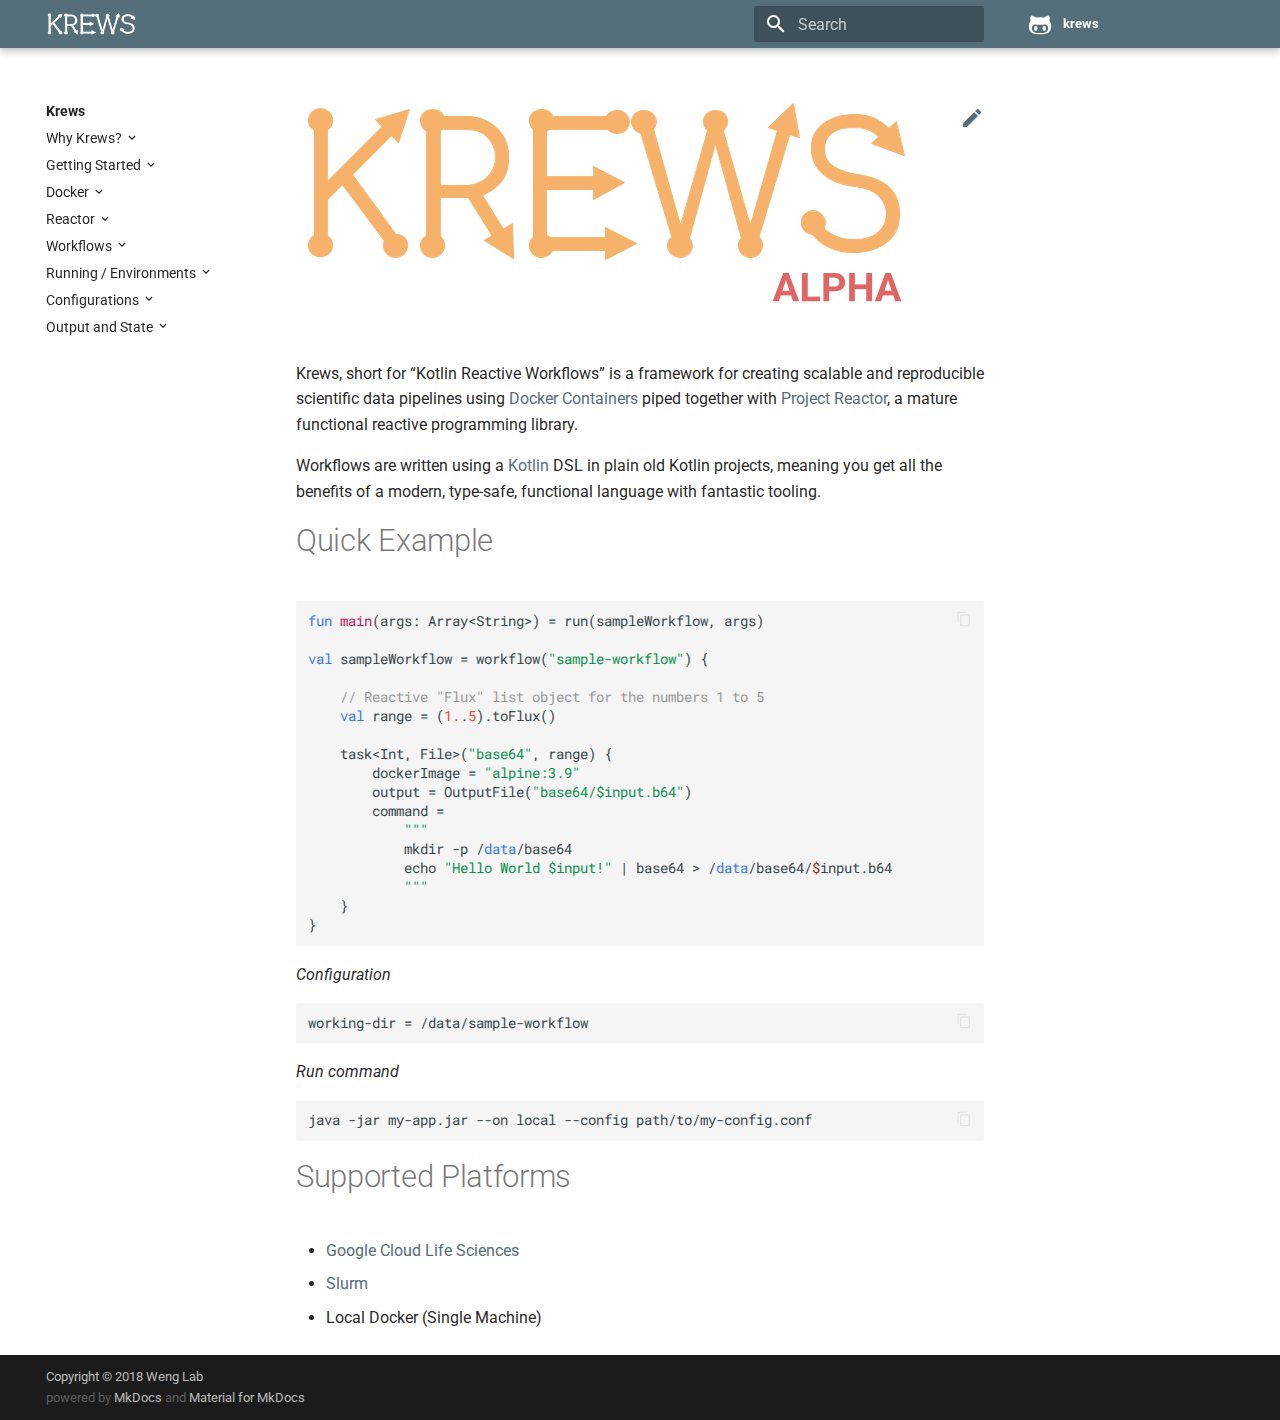
<file: index.html>
<!doctype html>
<html lang="en" class="no-js">
  <head>
    
      <meta charset="utf-8">
      <meta name="viewport" content="width=device-width,initial-scale=1">
      <meta http-equiv="x-ua-compatible" content="ie=edge">
      
        <meta name="description" content="Kotlin Reactive Workflows">
      
      
      
        <meta name="author" content="Jason Brooks">
      
      
        <meta name="lang:clipboard.copy" content="Copy to clipboard">
      
        <meta name="lang:clipboard.copied" content="Copied to clipboard">
      
        <meta name="lang:search.language" content="en">
      
        <meta name="lang:search.pipeline.stopwords" content="True">
      
        <meta name="lang:search.pipeline.trimmer" content="True">
      
        <meta name="lang:search.result.none" content="No matching documents">
      
        <meta name="lang:search.result.one" content="1 matching document">
      
        <meta name="lang:search.result.other" content="# matching documents">
      
        <meta name="lang:search.tokenizer" content="[\s\-]+">
      
      <link rel="shortcut icon" href="img/favicon.ico">
      <meta name="generator" content="mkdocs-1.0.4, mkdocs-material-4.0.2">
    
    
      
        <title>Krews: Kotlin Reactive Workflows</title>
      
    
    
      <link rel="stylesheet" href="assets/stylesheets/application.982221ab.css">
      
        <link rel="stylesheet" href="assets/stylesheets/application-palette.224b79ff.css">
      
      
        
        
        <meta name="theme-color" content="#546e7a">
      
    
    
      <script src="assets/javascripts/modernizr.1f0bcf2b.js"></script>
    
    
      
        <link href="https://fonts.gstatic.com" rel="preconnect" crossorigin>
        <link rel="stylesheet" href="https://fonts.googleapis.com/css?family=Roboto:300,400,400i,700|Roboto+Mono">
        <style>body,input{font-family:"Roboto","Helvetica Neue",Helvetica,Arial,sans-serif}code,kbd,pre{font-family:"Roboto Mono","Courier New",Courier,monospace}</style>
      
    
    <link rel="stylesheet" href="assets/fonts/material-icons.css">
    
    
      <link rel="stylesheet" href="css/extra.css">
    
    
      
    
    
  </head>
  
    
    
    <body dir="ltr" data-md-color-primary="blue-grey" data-md-color-accent="amber">
  
    <svg class="md-svg">
      <defs>
        
        
          <svg xmlns="http://www.w3.org/2000/svg" width="416" height="448"
    viewBox="0 0 416 448" id="__github">
  <path fill="currentColor" d="M160 304q0 10-3.125 20.5t-10.75 19-18.125
        8.5-18.125-8.5-10.75-19-3.125-20.5 3.125-20.5 10.75-19 18.125-8.5
        18.125 8.5 10.75 19 3.125 20.5zM320 304q0 10-3.125 20.5t-10.75
        19-18.125 8.5-18.125-8.5-10.75-19-3.125-20.5 3.125-20.5 10.75-19
        18.125-8.5 18.125 8.5 10.75 19 3.125 20.5zM360
        304q0-30-17.25-51t-46.75-21q-10.25 0-48.75 5.25-17.75 2.75-39.25
        2.75t-39.25-2.75q-38-5.25-48.75-5.25-29.5 0-46.75 21t-17.25 51q0 22 8
        38.375t20.25 25.75 30.5 15 35 7.375 37.25 1.75h42q20.5 0
        37.25-1.75t35-7.375 30.5-15 20.25-25.75 8-38.375zM416 260q0 51.75-15.25
        82.75-9.5 19.25-26.375 33.25t-35.25 21.5-42.5 11.875-42.875 5.5-41.75
        1.125q-19.5 0-35.5-0.75t-36.875-3.125-38.125-7.5-34.25-12.875-30.25-20.25-21.5-28.75q-15.5-30.75-15.5-82.75
        0-59.25 34-99-6.75-20.5-6.75-42.5 0-29 12.75-54.5 27 0 47.5 9.875t47.25
        30.875q36.75-8.75 77.25-8.75 37 0 70 8 26.25-20.5
        46.75-30.25t47.25-9.75q12.75 25.5 12.75 54.5 0 21.75-6.75 42 34 40 34
        99.5z" />
</svg>
        
      </defs>
    </svg>
    <input class="md-toggle" data-md-toggle="drawer" type="checkbox" id="__drawer" autocomplete="off">
    <input class="md-toggle" data-md-toggle="search" type="checkbox" id="__search" autocomplete="off">
    <label class="md-overlay" data-md-component="overlay" for="__drawer"></label>
    
      <a href="#quick-example" tabindex="1" class="md-skip">
        Skip to content
      </a>
    
    
      <header class="md-header" data-md-component="header">
  <nav class="md-header-nav md-grid">
    <div class="md-flex">
      <div class="md-flex__cell md-flex__cell--shrink">
        <a href="." title="Krews" class="md-header-nav__button md-logo">
          
            <img src="img/krews_logo_white.png" width="24" height="24">
          
        </a>
      </div>
      <div class="md-flex__cell md-flex__cell--shrink">
        <label class="md-icon md-icon--menu md-header-nav__button" for="__drawer"></label>
      </div>
      <div class="md-flex__cell md-flex__cell--stretch">
        <div class="md-flex__ellipsis md-header-nav__title" data-md-component="title">
          
            <span class="md-header-nav__topic">
              Krews
            </span>
            <span class="md-header-nav__topic">
              Krews: Kotlin Reactive Workflows
            </span>
          
        </div>
      </div>
      <div class="md-flex__cell md-flex__cell--shrink">
        
          <label class="md-icon md-icon--search md-header-nav__button" for="__search"></label>
          
<div class="md-search" data-md-component="search" role="dialog">
  <label class="md-search__overlay" for="__search"></label>
  <div class="md-search__inner" role="search">
    <form class="md-search__form" name="search">
      <input type="text" class="md-search__input" name="query" placeholder="Search" autocapitalize="off" autocorrect="off" autocomplete="off" spellcheck="false" data-md-component="query" data-md-state="active">
      <label class="md-icon md-search__icon" for="__search"></label>
      <button type="reset" class="md-icon md-search__icon" data-md-component="reset" tabindex="-1">
        &#xE5CD;
      </button>
    </form>
    <div class="md-search__output">
      <div class="md-search__scrollwrap" data-md-scrollfix>
        <div class="md-search-result" data-md-component="result">
          <div class="md-search-result__meta">
            Type to start searching
          </div>
          <ol class="md-search-result__list"></ol>
        </div>
      </div>
    </div>
  </div>
</div>
        
      </div>
      
        <div class="md-flex__cell md-flex__cell--shrink">
          <div class="md-header-nav__source">
            


  

<a href="https://github.com/weng-lab/krews/" title="Go to repository" class="md-source" data-md-source="github">
  
    <div class="md-source__icon">
      <svg viewBox="0 0 24 24" width="24" height="24">
        <use xlink:href="#__github" width="24" height="24"></use>
      </svg>
    </div>
  
  <div class="md-source__repository">
    krews
  </div>
</a>
          </div>
        </div>
      
    </div>
  </nav>
</header>
    
    <div class="md-container">
      
        
      
      
      <main class="md-main">
        <div class="md-main__inner md-grid" data-md-component="container">
          
            
              <div class="md-sidebar md-sidebar--primary" data-md-component="navigation">
                <div class="md-sidebar__scrollwrap">
                  <div class="md-sidebar__inner">
                    <nav class="md-nav md-nav--primary" data-md-level="0">
  <label class="md-nav__title md-nav__title--site" for="__drawer">
    <a href="." title="Krews" class="md-nav__button md-logo">
      
        <img src="img/krews_logo_white.png" width="48" height="48">
      
    </a>
    Krews
  </label>
  
    <div class="md-nav__source">
      


  

<a href="https://github.com/weng-lab/krews/" title="Go to repository" class="md-source" data-md-source="github">
  
    <div class="md-source__icon">
      <svg viewBox="0 0 24 24" width="24" height="24">
        <use xlink:href="#__github" width="24" height="24"></use>
      </svg>
    </div>
  
  <div class="md-source__repository">
    krews
  </div>
</a>
    </div>
  
  <ul class="md-nav__list" data-md-scrollfix>
    
      
      
      


  <li class="md-nav__item md-nav__item--nested">
    
      <input class="md-toggle md-nav__toggle" data-md-toggle="nav-1" type="checkbox" id="nav-1">
    
    <label class="md-nav__link" for="nav-1">
      Why Krews?
    </label>
    <nav class="md-nav" data-md-component="collapsible" data-md-level="1">
      <label class="md-nav__title" for="nav-1">
        Why Krews?
      </label>
      <ul class="md-nav__list" data-md-scrollfix>
        
        
          
          
          


  <li class="md-nav__item">
    <a href="why_krews/" title="Tooling" class="md-nav__link">
      Tooling
    </a>
  </li>

        
          
          
          


  <li class="md-nav__item">
    <a href="why_krews/#clean-concise-powerful" title="Clean, Concise, and Powerful" class="md-nav__link">
      Clean, Concise, and Powerful
    </a>
  </li>

        
          
          
          


  <li class="md-nav__item">
    <a href="why_krews/#docker-native" title="Docker Native" class="md-nav__link">
      Docker Native
    </a>
  </li>

        
          
          
          


  <li class="md-nav__item">
    <a href="why_krews/#cloud-native" title="Cloud Native" class="md-nav__link">
      Cloud Native
    </a>
  </li>

        
      </ul>
    </nav>
  </li>

    
      
      
      


  <li class="md-nav__item md-nav__item--nested">
    
      <input class="md-toggle md-nav__toggle" data-md-toggle="nav-2" type="checkbox" id="nav-2">
    
    <label class="md-nav__link" for="nav-2">
      Getting Started
    </label>
    <nav class="md-nav" data-md-component="collapsible" data-md-level="1">
      <label class="md-nav__title" for="nav-2">
        Getting Started
      </label>
      <ul class="md-nav__list" data-md-scrollfix>
        
        
          
          
          


  <li class="md-nav__item">
    <a href="getting_started/" title="Using the Boilerplate (Recommended)" class="md-nav__link">
      Using the Boilerplate (Recommended)
    </a>
  </li>

        
          
          
          


  <li class="md-nav__item">
    <a href="getting_started/#creating-a-project-from-scratch" title="From Scratch" class="md-nav__link">
      From Scratch
    </a>
  </li>

        
      </ul>
    </nav>
  </li>

    
      
      
      


  <li class="md-nav__item md-nav__item--nested">
    
      <input class="md-toggle md-nav__toggle" data-md-toggle="nav-3" type="checkbox" id="nav-3">
    
    <label class="md-nav__link" for="nav-3">
      Docker
    </label>
    <nav class="md-nav" data-md-component="collapsible" data-md-level="1">
      <label class="md-nav__title" for="nav-3">
        Docker
      </label>
      <ul class="md-nav__list" data-md-scrollfix>
        
        
          
          
          


  <li class="md-nav__item">
    <a href="docker/" title="How Krews uses Docker" class="md-nav__link">
      How Krews uses Docker
    </a>
  </li>

        
          
          
          


  <li class="md-nav__item">
    <a href="docker/#what-about-singularity" title="What about Singularity" class="md-nav__link">
      What about Singularity
    </a>
  </li>

        
      </ul>
    </nav>
  </li>

    
      
      
      


  <li class="md-nav__item md-nav__item--nested">
    
      <input class="md-toggle md-nav__toggle" data-md-toggle="nav-4" type="checkbox" id="nav-4">
    
    <label class="md-nav__link" for="nav-4">
      Reactor
    </label>
    <nav class="md-nav" data-md-component="collapsible" data-md-level="1">
      <label class="md-nav__title" for="nav-4">
        Reactor
      </label>
      <ul class="md-nav__list" data-md-scrollfix>
        
        
          
          
          


  <li class="md-nav__item">
    <a href="reactor/" title="Publishers, Fluxes, and Monos" class="md-nav__link">
      Publishers, Fluxes, and Monos
    </a>
  </li>

        
          
          
          


  <li class="md-nav__item">
    <a href="reactor/#flux-and-mono-creation" title="Flux and Mono Creation" class="md-nav__link">
      Flux and Mono Creation
    </a>
  </li>

        
          
          
          


  <li class="md-nav__item">
    <a href="reactor/#operations" title="Operations" class="md-nav__link">
      Operations
    </a>
  </li>

        
      </ul>
    </nav>
  </li>

    
      
      
      


  <li class="md-nav__item md-nav__item--nested">
    
      <input class="md-toggle md-nav__toggle" data-md-toggle="nav-5" type="checkbox" id="nav-5">
    
    <label class="md-nav__link" for="nav-5">
      Workflows
    </label>
    <nav class="md-nav" data-md-component="collapsible" data-md-level="1">
      <label class="md-nav__title" for="nav-5">
        Workflows
      </label>
      <ul class="md-nav__list" data-md-scrollfix>
        
        
          
          
          


  <li class="md-nav__item">
    <a href="workflows/" title="Workflow Basics" class="md-nav__link">
      Workflow Basics
    </a>
  </li>

        
          
          
          


  <li class="md-nav__item">
    <a href="workflows/#tasks" title="Tasks" class="md-nav__link">
      Tasks
    </a>
  </li>

        
          
          
          


  <li class="md-nav__item">
    <a href="workflows/#files" title="Files" class="md-nav__link">
      Files
    </a>
  </li>

        
          
          
          


  <li class="md-nav__item">
    <a href="workflows/#params" title="Parameters" class="md-nav__link">
      Parameters
    </a>
  </li>

        
          
          
          


  <li class="md-nav__item">
    <a href="workflows/#grouping" title="Grouping" class="md-nav__link">
      Grouping
    </a>
  </li>

        
          
          
          


  <li class="md-nav__item">
    <a href="workflows/#code-organization" title="Code Organization" class="md-nav__link">
      Code Organization
    </a>
  </li>

        
      </ul>
    </nav>
  </li>

    
      
      
      


  <li class="md-nav__item md-nav__item--nested">
    
      <input class="md-toggle md-nav__toggle" data-md-toggle="nav-6" type="checkbox" id="nav-6">
    
    <label class="md-nav__link" for="nav-6">
      Running / Environments
    </label>
    <nav class="md-nav" data-md-component="collapsible" data-md-level="1">
      <label class="md-nav__title" for="nav-6">
        Running / Environments
      </label>
      <ul class="md-nav__list" data-md-scrollfix>
        
        
          
          
          


  <li class="md-nav__item">
    <a href="running_environments/" title="Running" class="md-nav__link">
      Running
    </a>
  </li>

        
          
          
          


  <li class="md-nav__item">
    <a href="running_environments/#google" title="Google" class="md-nav__link">
      Google
    </a>
  </li>

        
          
          
          


  <li class="md-nav__item">
    <a href="execution_environments/#slurm" title="Slurm" class="md-nav__link">
      Slurm
    </a>
  </li>

        
          
          
          


  <li class="md-nav__item">
    <a href="execution_environments/#local-docker" title="Local Docker" class="md-nav__link">
      Local Docker
    </a>
  </li>

        
      </ul>
    </nav>
  </li>

    
      
      
      


  <li class="md-nav__item md-nav__item--nested">
    
      <input class="md-toggle md-nav__toggle" data-md-toggle="nav-7" type="checkbox" id="nav-7">
    
    <label class="md-nav__link" for="nav-7">
      Configurations
    </label>
    <nav class="md-nav" data-md-component="collapsible" data-md-level="1">
      <label class="md-nav__title" for="nav-7">
        Configurations
      </label>
      <ul class="md-nav__list" data-md-scrollfix>
        
        
          
          
          


  <li class="md-nav__item">
    <a href="config/" title="Configuration Basics" class="md-nav__link">
      Configuration Basics
    </a>
  </li>

        
          
          
          


  <li class="md-nav__item">
    <a href="config/#workflow-configurations" title="Workflow Configurations" class="md-nav__link">
      Workflow Configurations
    </a>
  </li>

        
          
          
          


  <li class="md-nav__item">
    <a href="config/#task-configurations" title="Task Configurations" class="md-nav__link">
      Task Configurations
    </a>
  </li>

        
          
          
          


  <li class="md-nav__item">
    <a href="config/#parameters" title="Parameters" class="md-nav__link">
      Parameters
    </a>
  </li>

        
      </ul>
    </nav>
  </li>

    
      
      
      


  <li class="md-nav__item md-nav__item--nested">
    
      <input class="md-toggle md-nav__toggle" data-md-toggle="nav-8" type="checkbox" id="nav-8">
    
    <label class="md-nav__link" for="nav-8">
      Output and State
    </label>
    <nav class="md-nav" data-md-component="collapsible" data-md-level="1">
      <label class="md-nav__title" for="nav-8">
        Output and State
      </label>
      <ul class="md-nav__list" data-md-scrollfix>
        
        
          
          
          


  <li class="md-nav__item">
    <a href="state/" title="Caching" class="md-nav__link">
      Caching
    </a>
  </li>

        
          
          
          


  <li class="md-nav__item">
    <a href="state/#state" title="State" class="md-nav__link">
      State
    </a>
  </li>

        
          
          
          


  <li class="md-nav__item">
    <a href="state/#reports" title="Reports" class="md-nav__link">
      Reports
    </a>
  </li>

        
          
          
          


  <li class="md-nav__item">
    <a href="state/#workflow-output-layout" title="Workflow Output Layout" class="md-nav__link">
      Workflow Output Layout
    </a>
  </li>

        
      </ul>
    </nav>
  </li>

    
  </ul>
</nav>
                  </div>
                </div>
              </div>
            
            
              <div class="md-sidebar md-sidebar--secondary" data-md-component="toc">
                <div class="md-sidebar__scrollwrap">
                  <div class="md-sidebar__inner">
                    
<nav class="md-nav md-nav--secondary">
  
  
    
  
  
</nav>
                  </div>
                </div>
              </div>
            
          
          <div class="md-content">
            <article class="md-content__inner md-typeset">
              
                
                  <a href="https://github.com/weng-lab/krews/edit/master/docs/index.md" title="Edit this page" class="md-icon md-content__icon">&#xE3C9;</a>
                
                
                <div class="img-container">
    <img alt="logo" src="img/krews_logo.png" />
</div>

<p>Krews, short for &ldquo;Kotlin Reactive Workflows&rdquo; is a framework for creating scalable and reproducible 
scientific data pipelines using <a href="https://www.docker.com/">Docker Containers</a> piped together with 
<a href="https://projectreactor.io/">Project Reactor</a>, a mature functional reactive programming library. </p>
<p>Workflows are written using a <a href="https://kotlinlang.org/">Kotlin</a> DSL in plain old Kotlin projects, 
meaning you get all the benefits of a modern, type-safe, functional language with fantastic tooling.</p>
<h1 id="quick-example">Quick Example<a class="headerlink" href="#quick-example" title="Permanent link">&para;</a></h1>
<div class="codehilite"><pre><span></span><span class="k">fun</span> <span class="nf">main</span><span class="p">(</span><span class="n">args</span><span class="p">:</span> <span class="n">Array</span><span class="p">&lt;</span><span class="n">String</span><span class="p">&gt;)</span> <span class="p">=</span> <span class="n">run</span><span class="p">(</span><span class="n">sampleWorkflow</span><span class="p">,</span> <span class="n">args</span><span class="p">)</span>

<span class="k">val</span> <span class="py">sampleWorkflow</span> <span class="p">=</span> <span class="n">workflow</span><span class="p">(</span><span class="s">&quot;sample-workflow&quot;</span><span class="p">)</span> <span class="p">{</span>

    <span class="c1">// Reactive &quot;Flux&quot; list object for the numbers 1 to 5</span>
    <span class="k">val</span> <span class="py">range</span> <span class="p">=</span> <span class="p">(</span><span class="m">1.</span><span class="p">.</span><span class="m">5</span><span class="p">).</span><span class="n">toFlux</span><span class="p">()</span>

    <span class="n">task</span><span class="p">&lt;</span><span class="n">Int</span><span class="p">,</span> <span class="n">File</span><span class="p">&gt;(</span><span class="s">&quot;base64&quot;</span><span class="p">,</span> <span class="n">range</span><span class="p">)</span> <span class="p">{</span>
        <span class="n">dockerImage</span> <span class="p">=</span> <span class="s">&quot;alpine:3.9&quot;</span>
        <span class="n">output</span> <span class="p">=</span> <span class="n">OutputFile</span><span class="p">(</span><span class="s">&quot;base64/$input.b64&quot;</span><span class="p">)</span>
        <span class="n">command</span> <span class="p">=</span>
            <span class="s">&quot;&quot;&quot;</span>
            <span class="n">mkdir</span> <span class="p">-</span><span class="n">p</span> <span class="p">/</span><span class="k">data</span><span class="p">/</span><span class="n">base64</span>
            <span class="n">echo</span> <span class="s">&quot;Hello World $input!&quot;</span> <span class="p">|</span> <span class="n">base64</span> <span class="p">&gt;</span> <span class="p">/</span><span class="k">data</span><span class="p">/</span><span class="n">base64</span><span class="p">/</span><span class="err">$</span><span class="n">input</span><span class="p">.</span><span class="n">b64</span>
            <span class="s">&quot;&quot;&quot;</span>
    <span class="p">}</span>
<span class="p">}</span>
</pre></div>

<p><em>Configuration</em>
<div class="codehilite"><pre><span></span>working-dir = /data/sample-workflow
</pre></div></p>
<p><em>Run command</em>
<div class="codehilite"><pre><span></span>java -jar my-app.jar --on local --config path/to/my-config.conf
</pre></div></p>
<h1 id="supported-platforms">Supported Platforms<a class="headerlink" href="#supported-platforms" title="Permanent link">&para;</a></h1>
<ul>
<li><a href="https://cloud.google.com/life-sciences/">Google Cloud Life Sciences</a></li>
<li><a href="https://slurm.schedmd.com/">Slurm</a></li>
<li>Local Docker (Single Machine)</li>
</ul>
                
                  
                
              
              
                


              
            </article>
          </div>
        </div>
      </main>
      
        
<footer class="md-footer">
  
  <div class="md-footer-meta md-typeset">
    <div class="md-footer-meta__inner md-grid">
      <div class="md-footer-copyright">
        
          <div class="md-footer-copyright__highlight">
            Copyright &copy; 2018 Weng Lab
          </div>
        
        powered by
        <a href="https://www.mkdocs.org">MkDocs</a>
        and
        <a href="https://squidfunk.github.io/mkdocs-material/">
          Material for MkDocs</a>
      </div>
      
    </div>
  </div>
</footer>
      
    </div>
    
      <script src="assets/javascripts/application.d9aa80ab.js"></script>
      
      <script>app.initialize({version:"1.0.4",url:{base:"."}})</script>
      
    
  </body>
</html>
</file>
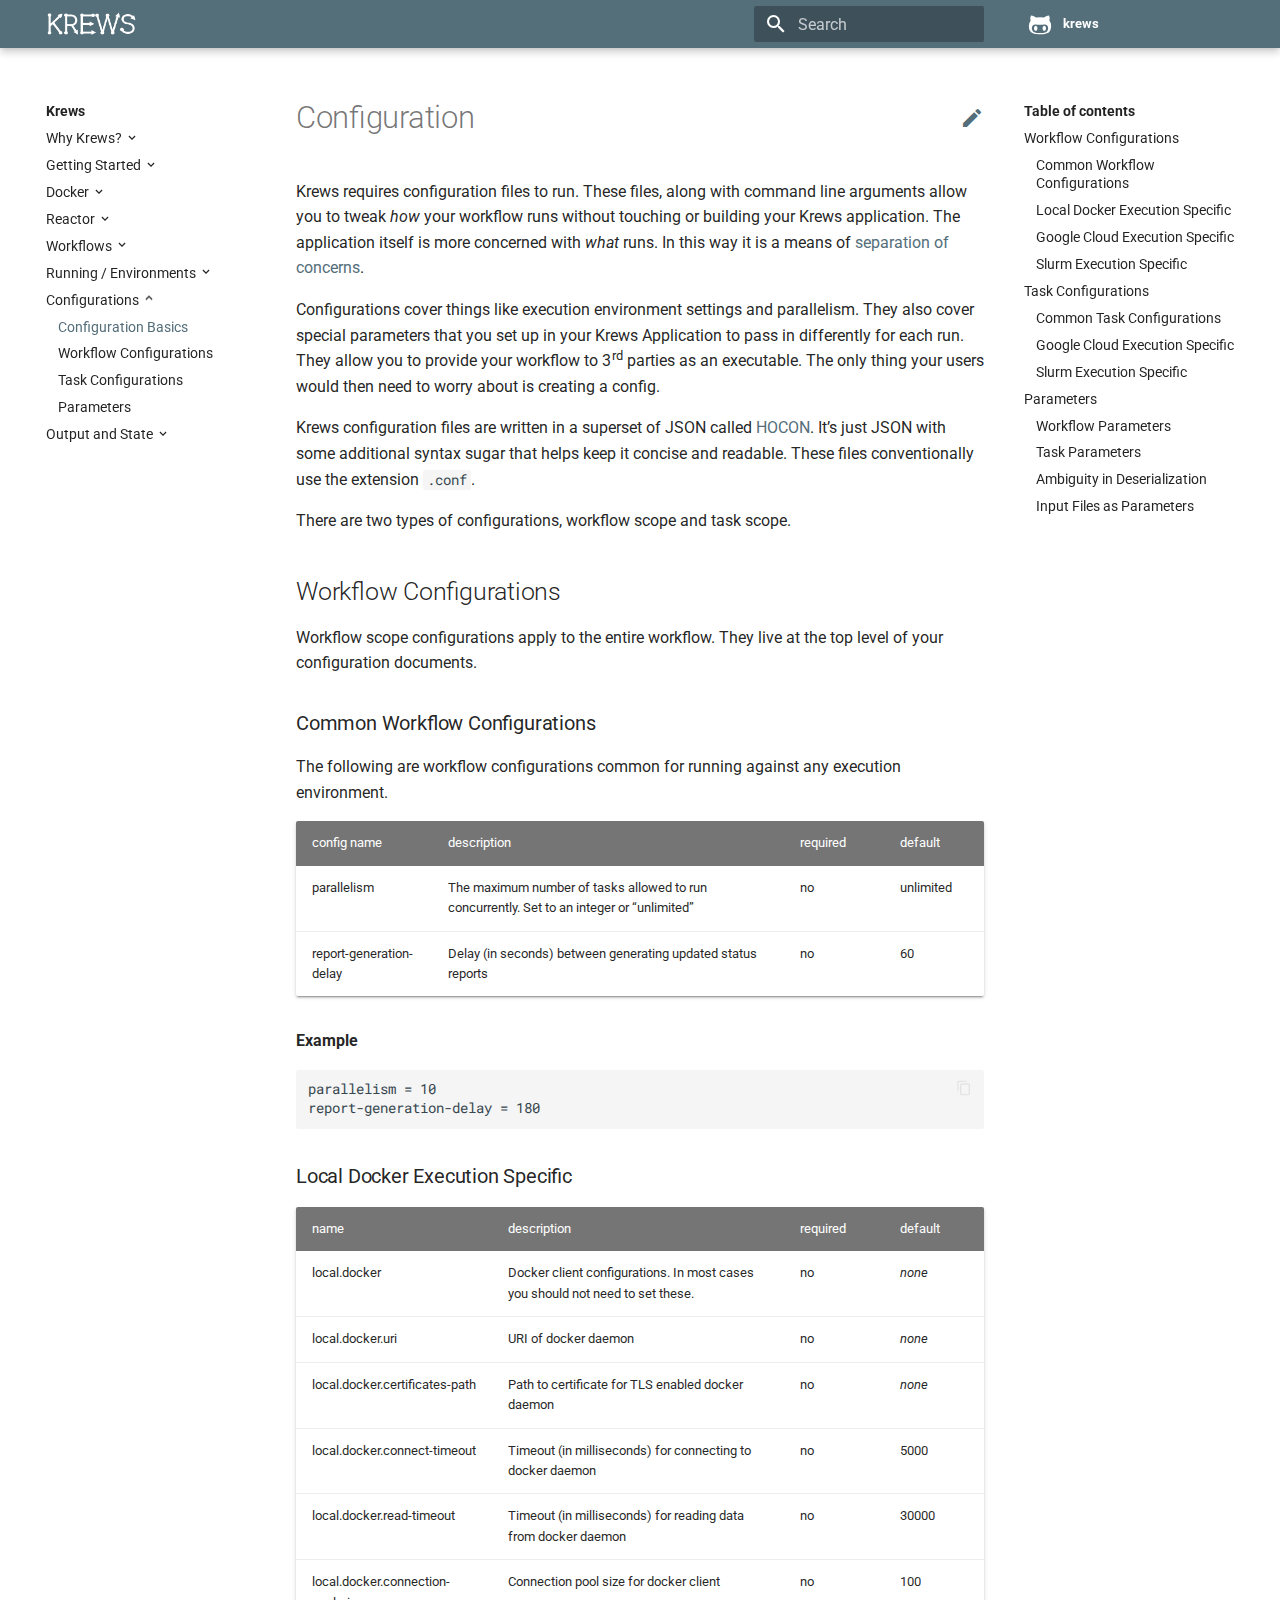
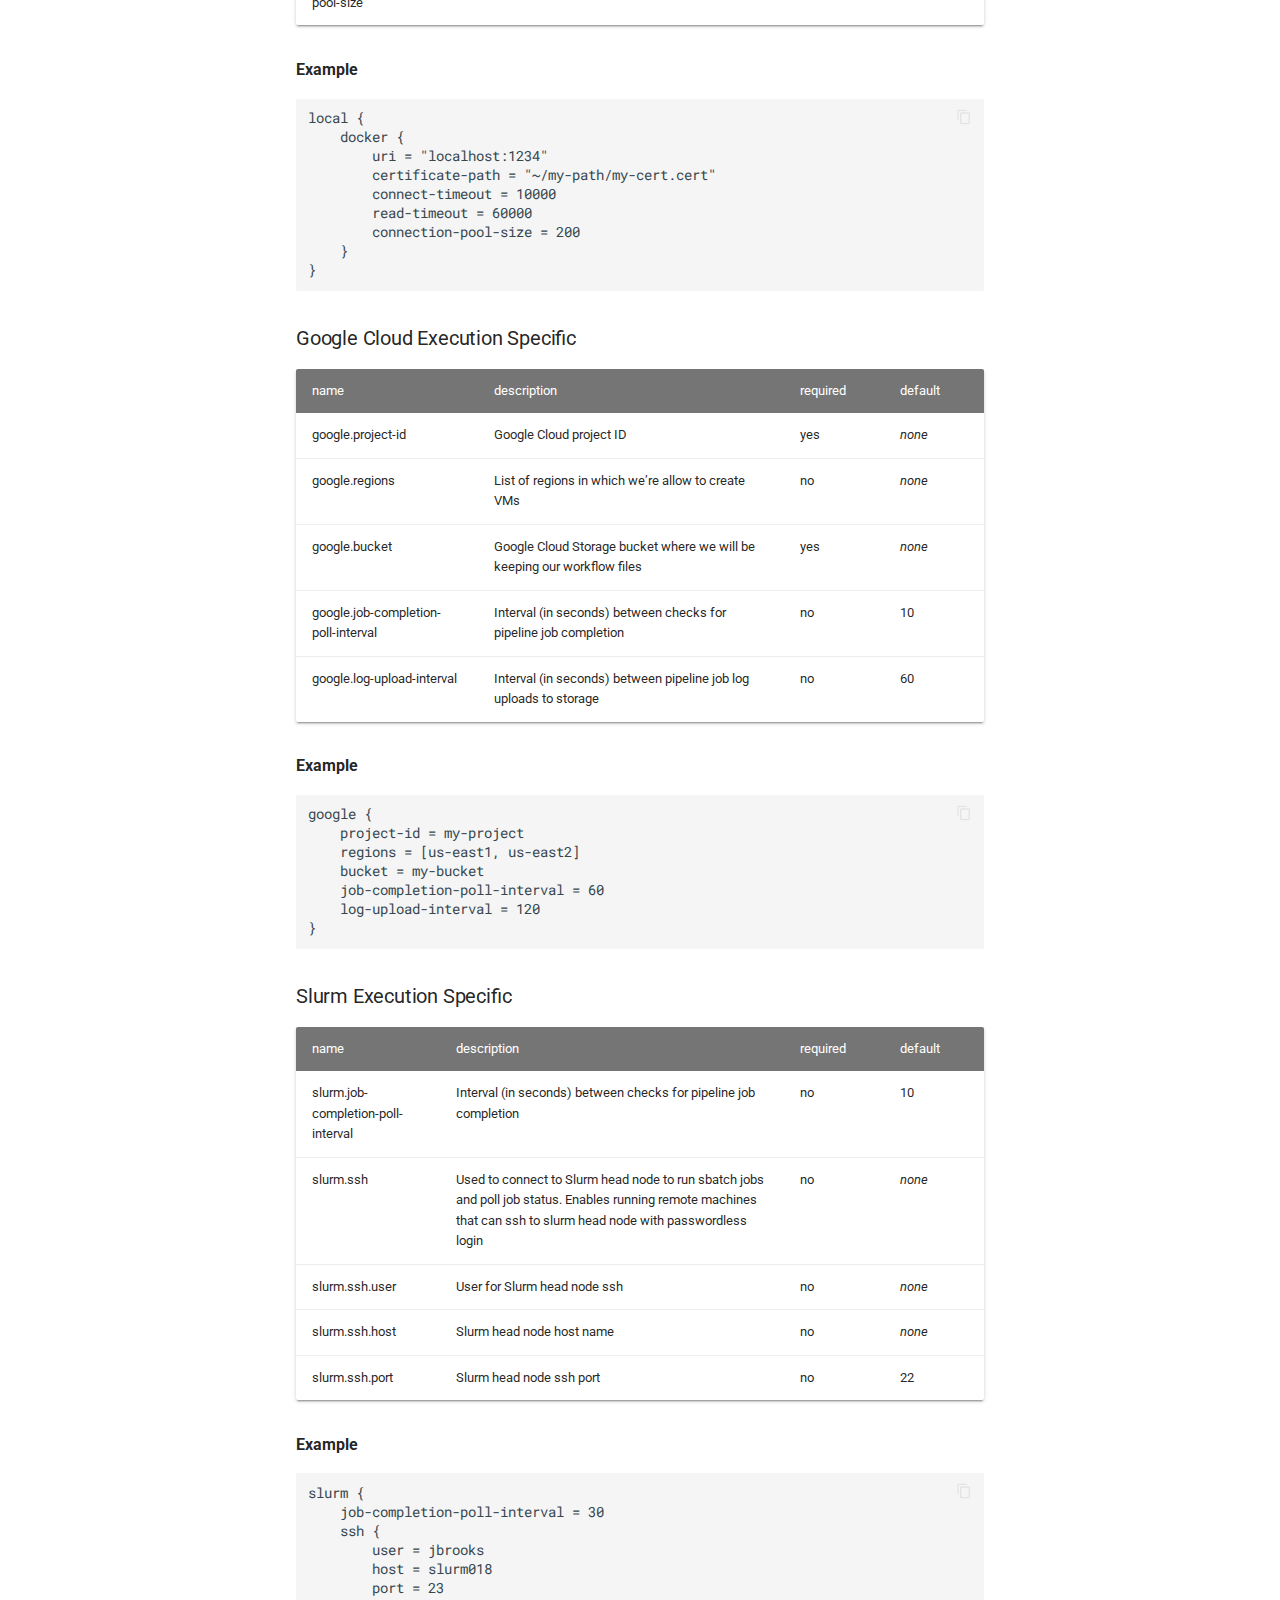
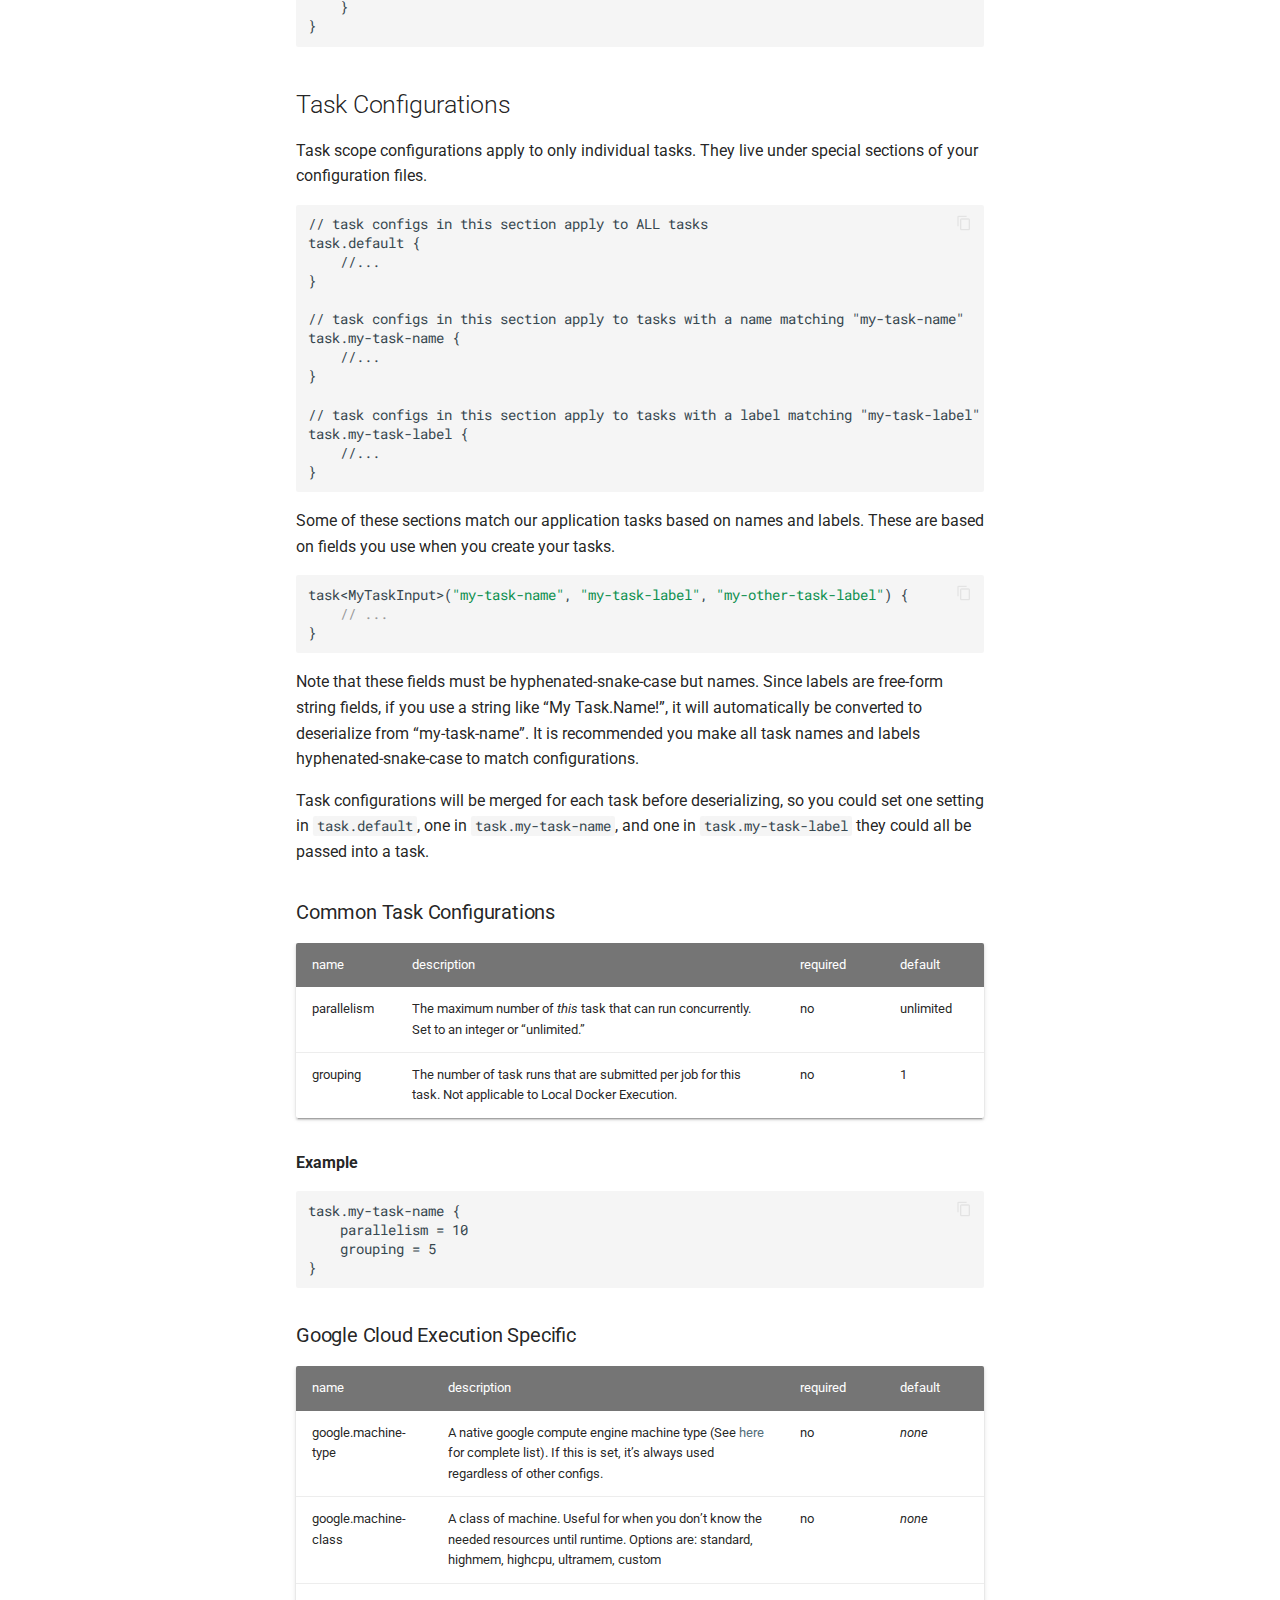
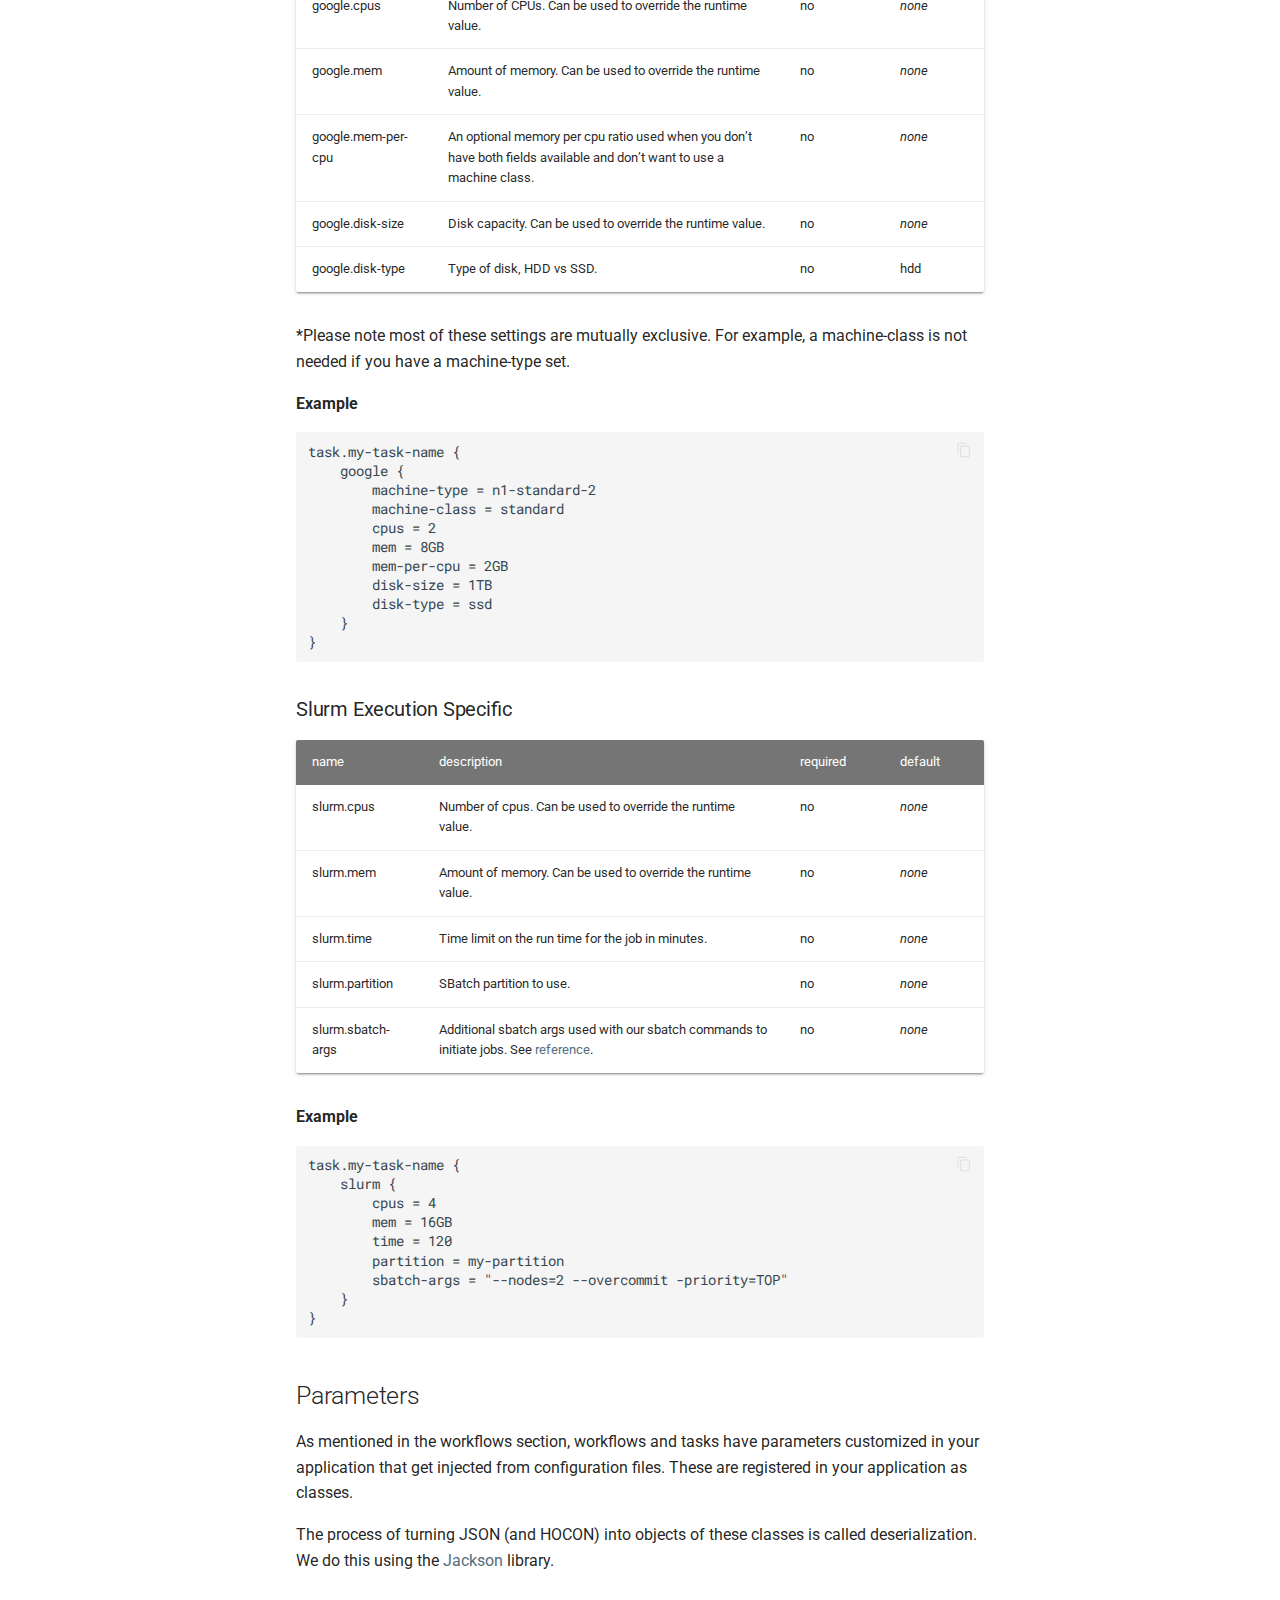
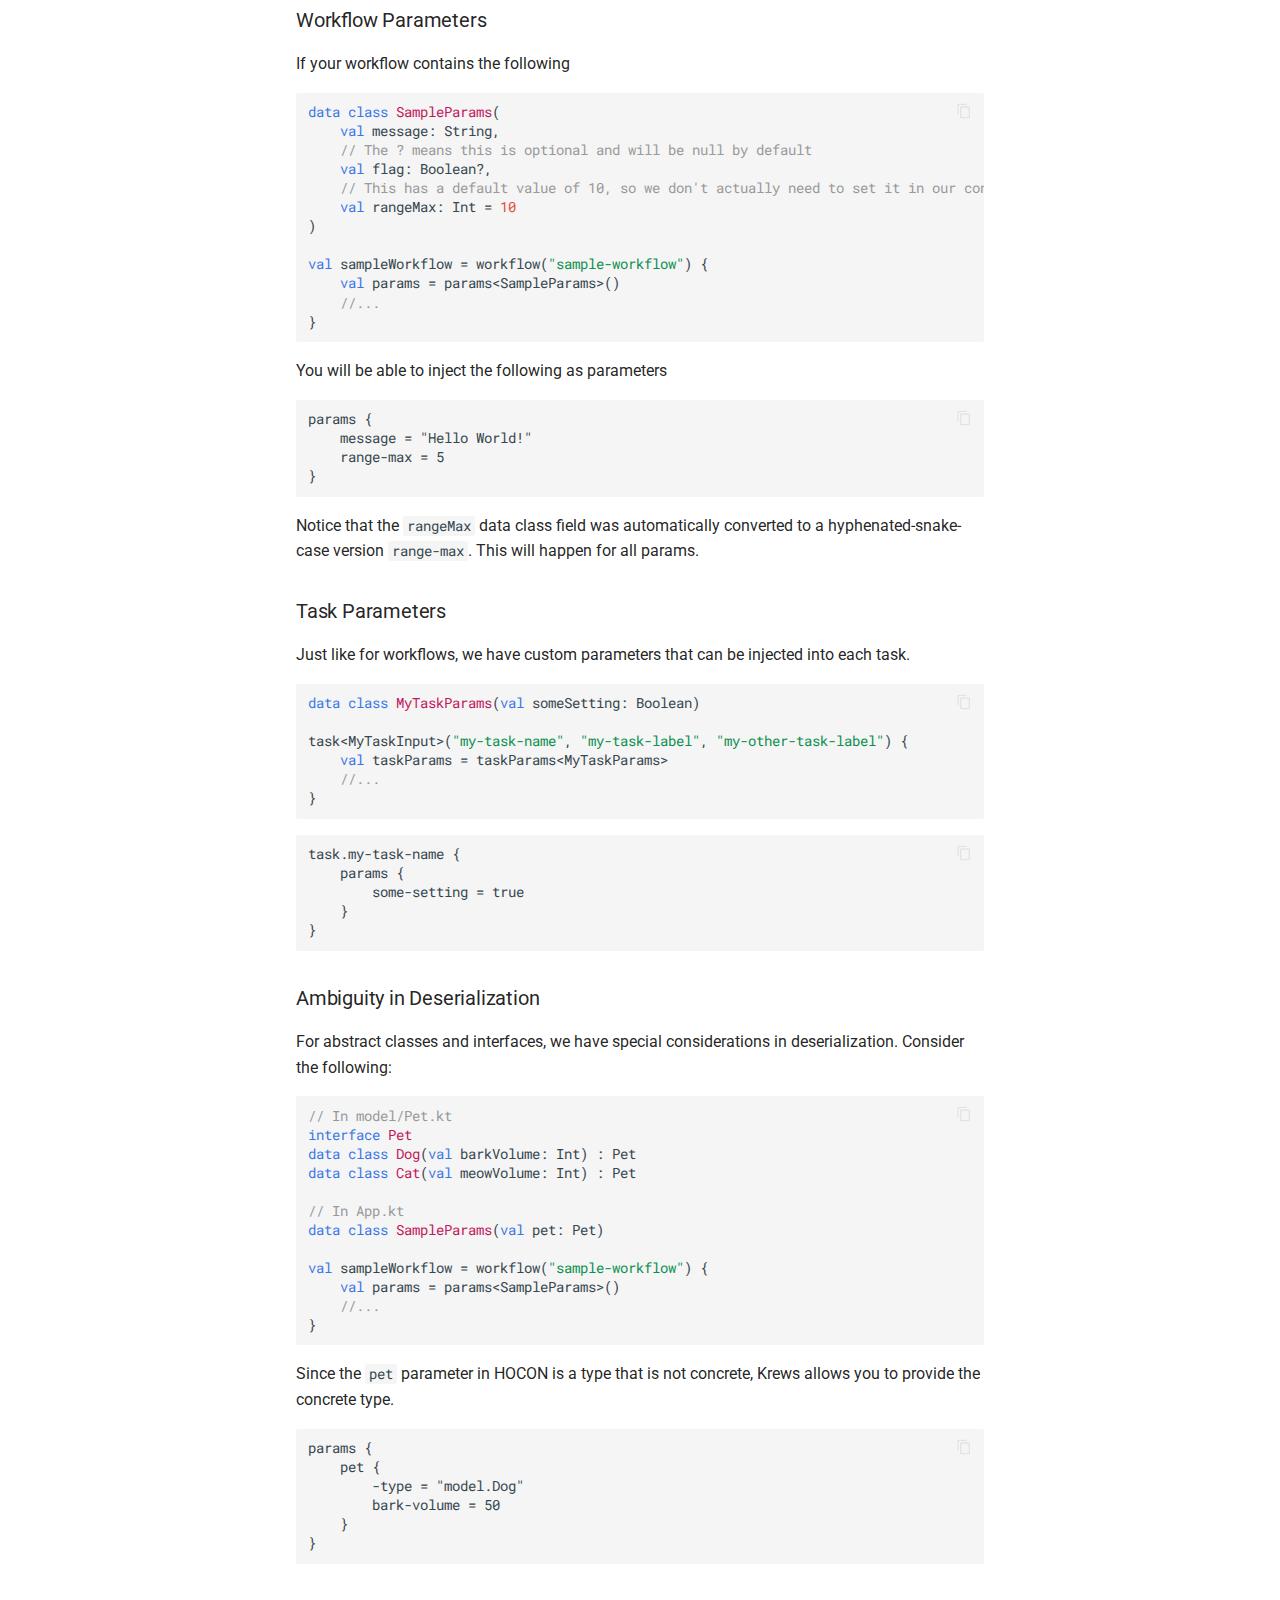
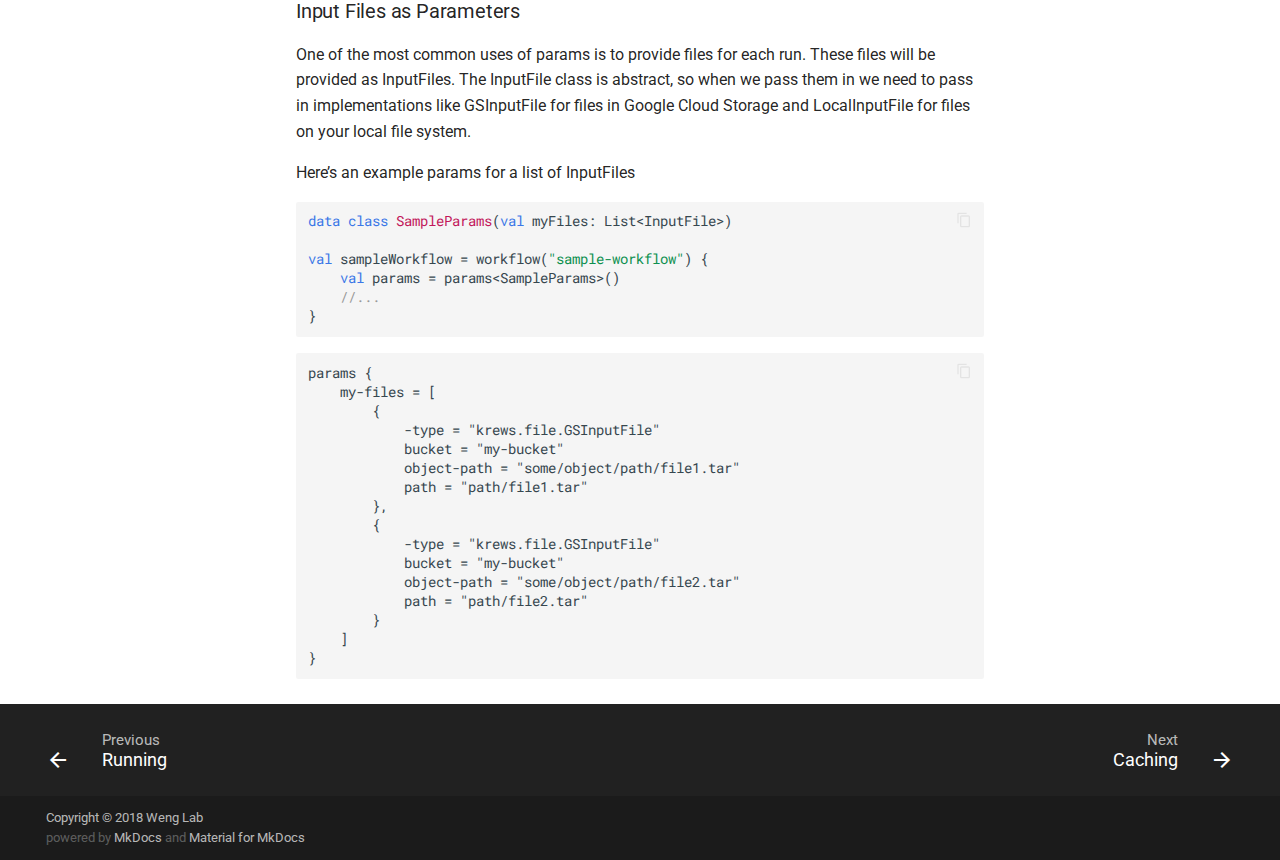
<file: config/index.html>
<!doctype html>
<html lang="en" class="no-js">
  <head>
    
      <meta charset="utf-8">
      <meta name="viewport" content="width=device-width,initial-scale=1">
      <meta http-equiv="x-ua-compatible" content="ie=edge">
      
        <meta name="description" content="Kotlin Reactive Workflows">
      
      
      
        <meta name="author" content="Jason Brooks">
      
      
        <meta name="lang:clipboard.copy" content="Copy to clipboard">
      
        <meta name="lang:clipboard.copied" content="Copied to clipboard">
      
        <meta name="lang:search.language" content="en">
      
        <meta name="lang:search.pipeline.stopwords" content="True">
      
        <meta name="lang:search.pipeline.trimmer" content="True">
      
        <meta name="lang:search.result.none" content="No matching documents">
      
        <meta name="lang:search.result.one" content="1 matching document">
      
        <meta name="lang:search.result.other" content="# matching documents">
      
        <meta name="lang:search.tokenizer" content="[\s\-]+">
      
      <link rel="shortcut icon" href="../img/favicon.ico">
      <meta name="generator" content="mkdocs-1.0.4, mkdocs-material-4.0.2">
    
    
      
        <title>Configuration Basics - Krews</title>
      
    
    
      <link rel="stylesheet" href="../assets/stylesheets/application.982221ab.css">
      
        <link rel="stylesheet" href="../assets/stylesheets/application-palette.224b79ff.css">
      
      
        
        
        <meta name="theme-color" content="#546e7a">
      
    
    
      <script src="../assets/javascripts/modernizr.1f0bcf2b.js"></script>
    
    
      
        <link href="https://fonts.gstatic.com" rel="preconnect" crossorigin>
        <link rel="stylesheet" href="https://fonts.googleapis.com/css?family=Roboto:300,400,400i,700|Roboto+Mono">
        <style>body,input{font-family:"Roboto","Helvetica Neue",Helvetica,Arial,sans-serif}code,kbd,pre{font-family:"Roboto Mono","Courier New",Courier,monospace}</style>
      
    
    <link rel="stylesheet" href="../assets/fonts/material-icons.css">
    
    
      <link rel="stylesheet" href="../css/extra.css">
    
    
      
    
    
  </head>
  
    
    
    <body dir="ltr" data-md-color-primary="blue-grey" data-md-color-accent="amber">
  
    <svg class="md-svg">
      <defs>
        
        
          <svg xmlns="http://www.w3.org/2000/svg" width="416" height="448"
    viewBox="0 0 416 448" id="__github">
  <path fill="currentColor" d="M160 304q0 10-3.125 20.5t-10.75 19-18.125
        8.5-18.125-8.5-10.75-19-3.125-20.5 3.125-20.5 10.75-19 18.125-8.5
        18.125 8.5 10.75 19 3.125 20.5zM320 304q0 10-3.125 20.5t-10.75
        19-18.125 8.5-18.125-8.5-10.75-19-3.125-20.5 3.125-20.5 10.75-19
        18.125-8.5 18.125 8.5 10.75 19 3.125 20.5zM360
        304q0-30-17.25-51t-46.75-21q-10.25 0-48.75 5.25-17.75 2.75-39.25
        2.75t-39.25-2.75q-38-5.25-48.75-5.25-29.5 0-46.75 21t-17.25 51q0 22 8
        38.375t20.25 25.75 30.5 15 35 7.375 37.25 1.75h42q20.5 0
        37.25-1.75t35-7.375 30.5-15 20.25-25.75 8-38.375zM416 260q0 51.75-15.25
        82.75-9.5 19.25-26.375 33.25t-35.25 21.5-42.5 11.875-42.875 5.5-41.75
        1.125q-19.5 0-35.5-0.75t-36.875-3.125-38.125-7.5-34.25-12.875-30.25-20.25-21.5-28.75q-15.5-30.75-15.5-82.75
        0-59.25 34-99-6.75-20.5-6.75-42.5 0-29 12.75-54.5 27 0 47.5 9.875t47.25
        30.875q36.75-8.75 77.25-8.75 37 0 70 8 26.25-20.5
        46.75-30.25t47.25-9.75q12.75 25.5 12.75 54.5 0 21.75-6.75 42 34 40 34
        99.5z" />
</svg>
        
      </defs>
    </svg>
    <input class="md-toggle" data-md-toggle="drawer" type="checkbox" id="__drawer" autocomplete="off">
    <input class="md-toggle" data-md-toggle="search" type="checkbox" id="__search" autocomplete="off">
    <label class="md-overlay" data-md-component="overlay" for="__drawer"></label>
    
      <a href="#configuration" tabindex="1" class="md-skip">
        Skip to content
      </a>
    
    
      <header class="md-header" data-md-component="header">
  <nav class="md-header-nav md-grid">
    <div class="md-flex">
      <div class="md-flex__cell md-flex__cell--shrink">
        <a href=".." title="Krews" class="md-header-nav__button md-logo">
          
            <img src="../img/krews_logo_white.png" width="24" height="24">
          
        </a>
      </div>
      <div class="md-flex__cell md-flex__cell--shrink">
        <label class="md-icon md-icon--menu md-header-nav__button" for="__drawer"></label>
      </div>
      <div class="md-flex__cell md-flex__cell--stretch">
        <div class="md-flex__ellipsis md-header-nav__title" data-md-component="title">
          
            <span class="md-header-nav__topic">
              Krews
            </span>
            <span class="md-header-nav__topic">
              Configuration Basics
            </span>
          
        </div>
      </div>
      <div class="md-flex__cell md-flex__cell--shrink">
        
          <label class="md-icon md-icon--search md-header-nav__button" for="__search"></label>
          
<div class="md-search" data-md-component="search" role="dialog">
  <label class="md-search__overlay" for="__search"></label>
  <div class="md-search__inner" role="search">
    <form class="md-search__form" name="search">
      <input type="text" class="md-search__input" name="query" placeholder="Search" autocapitalize="off" autocorrect="off" autocomplete="off" spellcheck="false" data-md-component="query" data-md-state="active">
      <label class="md-icon md-search__icon" for="__search"></label>
      <button type="reset" class="md-icon md-search__icon" data-md-component="reset" tabindex="-1">
        &#xE5CD;
      </button>
    </form>
    <div class="md-search__output">
      <div class="md-search__scrollwrap" data-md-scrollfix>
        <div class="md-search-result" data-md-component="result">
          <div class="md-search-result__meta">
            Type to start searching
          </div>
          <ol class="md-search-result__list"></ol>
        </div>
      </div>
    </div>
  </div>
</div>
        
      </div>
      
        <div class="md-flex__cell md-flex__cell--shrink">
          <div class="md-header-nav__source">
            


  

<a href="https://github.com/weng-lab/krews/" title="Go to repository" class="md-source" data-md-source="github">
  
    <div class="md-source__icon">
      <svg viewBox="0 0 24 24" width="24" height="24">
        <use xlink:href="#__github" width="24" height="24"></use>
      </svg>
    </div>
  
  <div class="md-source__repository">
    krews
  </div>
</a>
          </div>
        </div>
      
    </div>
  </nav>
</header>
    
    <div class="md-container">
      
        
      
      
      <main class="md-main">
        <div class="md-main__inner md-grid" data-md-component="container">
          
            
              <div class="md-sidebar md-sidebar--primary" data-md-component="navigation">
                <div class="md-sidebar__scrollwrap">
                  <div class="md-sidebar__inner">
                    <nav class="md-nav md-nav--primary" data-md-level="0">
  <label class="md-nav__title md-nav__title--site" for="__drawer">
    <a href=".." title="Krews" class="md-nav__button md-logo">
      
        <img src="../img/krews_logo_white.png" width="48" height="48">
      
    </a>
    Krews
  </label>
  
    <div class="md-nav__source">
      


  

<a href="https://github.com/weng-lab/krews/" title="Go to repository" class="md-source" data-md-source="github">
  
    <div class="md-source__icon">
      <svg viewBox="0 0 24 24" width="24" height="24">
        <use xlink:href="#__github" width="24" height="24"></use>
      </svg>
    </div>
  
  <div class="md-source__repository">
    krews
  </div>
</a>
    </div>
  
  <ul class="md-nav__list" data-md-scrollfix>
    
      
      
      


  <li class="md-nav__item md-nav__item--nested">
    
      <input class="md-toggle md-nav__toggle" data-md-toggle="nav-1" type="checkbox" id="nav-1">
    
    <label class="md-nav__link" for="nav-1">
      Why Krews?
    </label>
    <nav class="md-nav" data-md-component="collapsible" data-md-level="1">
      <label class="md-nav__title" for="nav-1">
        Why Krews?
      </label>
      <ul class="md-nav__list" data-md-scrollfix>
        
        
          
          
          


  <li class="md-nav__item">
    <a href="../why_krews/" title="Tooling" class="md-nav__link">
      Tooling
    </a>
  </li>

        
          
          
          


  <li class="md-nav__item">
    <a href="../why_krews/#clean-concise-powerful" title="Clean, Concise, and Powerful" class="md-nav__link">
      Clean, Concise, and Powerful
    </a>
  </li>

        
          
          
          


  <li class="md-nav__item">
    <a href="../why_krews/#docker-native" title="Docker Native" class="md-nav__link">
      Docker Native
    </a>
  </li>

        
          
          
          


  <li class="md-nav__item">
    <a href="../why_krews/#cloud-native" title="Cloud Native" class="md-nav__link">
      Cloud Native
    </a>
  </li>

        
      </ul>
    </nav>
  </li>

    
      
      
      


  <li class="md-nav__item md-nav__item--nested">
    
      <input class="md-toggle md-nav__toggle" data-md-toggle="nav-2" type="checkbox" id="nav-2">
    
    <label class="md-nav__link" for="nav-2">
      Getting Started
    </label>
    <nav class="md-nav" data-md-component="collapsible" data-md-level="1">
      <label class="md-nav__title" for="nav-2">
        Getting Started
      </label>
      <ul class="md-nav__list" data-md-scrollfix>
        
        
          
          
          


  <li class="md-nav__item">
    <a href="../getting_started/" title="Using the Boilerplate (Recommended)" class="md-nav__link">
      Using the Boilerplate (Recommended)
    </a>
  </li>

        
          
          
          


  <li class="md-nav__item">
    <a href="../getting_started/#creating-a-project-from-scratch" title="From Scratch" class="md-nav__link">
      From Scratch
    </a>
  </li>

        
      </ul>
    </nav>
  </li>

    
      
      
      


  <li class="md-nav__item md-nav__item--nested">
    
      <input class="md-toggle md-nav__toggle" data-md-toggle="nav-3" type="checkbox" id="nav-3">
    
    <label class="md-nav__link" for="nav-3">
      Docker
    </label>
    <nav class="md-nav" data-md-component="collapsible" data-md-level="1">
      <label class="md-nav__title" for="nav-3">
        Docker
      </label>
      <ul class="md-nav__list" data-md-scrollfix>
        
        
          
          
          


  <li class="md-nav__item">
    <a href="../docker/" title="How Krews uses Docker" class="md-nav__link">
      How Krews uses Docker
    </a>
  </li>

        
          
          
          


  <li class="md-nav__item">
    <a href="../docker/#what-about-singularity" title="What about Singularity" class="md-nav__link">
      What about Singularity
    </a>
  </li>

        
      </ul>
    </nav>
  </li>

    
      
      
      


  <li class="md-nav__item md-nav__item--nested">
    
      <input class="md-toggle md-nav__toggle" data-md-toggle="nav-4" type="checkbox" id="nav-4">
    
    <label class="md-nav__link" for="nav-4">
      Reactor
    </label>
    <nav class="md-nav" data-md-component="collapsible" data-md-level="1">
      <label class="md-nav__title" for="nav-4">
        Reactor
      </label>
      <ul class="md-nav__list" data-md-scrollfix>
        
        
          
          
          


  <li class="md-nav__item">
    <a href="../reactor/" title="Publishers, Fluxes, and Monos" class="md-nav__link">
      Publishers, Fluxes, and Monos
    </a>
  </li>

        
          
          
          


  <li class="md-nav__item">
    <a href="../reactor/#flux-and-mono-creation" title="Flux and Mono Creation" class="md-nav__link">
      Flux and Mono Creation
    </a>
  </li>

        
          
          
          


  <li class="md-nav__item">
    <a href="../reactor/#operations" title="Operations" class="md-nav__link">
      Operations
    </a>
  </li>

        
      </ul>
    </nav>
  </li>

    
      
      
      


  <li class="md-nav__item md-nav__item--nested">
    
      <input class="md-toggle md-nav__toggle" data-md-toggle="nav-5" type="checkbox" id="nav-5">
    
    <label class="md-nav__link" for="nav-5">
      Workflows
    </label>
    <nav class="md-nav" data-md-component="collapsible" data-md-level="1">
      <label class="md-nav__title" for="nav-5">
        Workflows
      </label>
      <ul class="md-nav__list" data-md-scrollfix>
        
        
          
          
          


  <li class="md-nav__item">
    <a href="../workflows/" title="Workflow Basics" class="md-nav__link">
      Workflow Basics
    </a>
  </li>

        
          
          
          


  <li class="md-nav__item">
    <a href="../workflows/#tasks" title="Tasks" class="md-nav__link">
      Tasks
    </a>
  </li>

        
          
          
          


  <li class="md-nav__item">
    <a href="../workflows/#files" title="Files" class="md-nav__link">
      Files
    </a>
  </li>

        
          
          
          


  <li class="md-nav__item">
    <a href="../workflows/#params" title="Parameters" class="md-nav__link">
      Parameters
    </a>
  </li>

        
          
          
          


  <li class="md-nav__item">
    <a href="../workflows/#grouping" title="Grouping" class="md-nav__link">
      Grouping
    </a>
  </li>

        
          
          
          


  <li class="md-nav__item">
    <a href="../workflows/#code-organization" title="Code Organization" class="md-nav__link">
      Code Organization
    </a>
  </li>

        
      </ul>
    </nav>
  </li>

    
      
      
      


  <li class="md-nav__item md-nav__item--nested">
    
      <input class="md-toggle md-nav__toggle" data-md-toggle="nav-6" type="checkbox" id="nav-6">
    
    <label class="md-nav__link" for="nav-6">
      Running / Environments
    </label>
    <nav class="md-nav" data-md-component="collapsible" data-md-level="1">
      <label class="md-nav__title" for="nav-6">
        Running / Environments
      </label>
      <ul class="md-nav__list" data-md-scrollfix>
        
        
          
          
          


  <li class="md-nav__item">
    <a href="../running_environments/" title="Running" class="md-nav__link">
      Running
    </a>
  </li>

        
          
          
          


  <li class="md-nav__item">
    <a href="../running_environments/#google" title="Google" class="md-nav__link">
      Google
    </a>
  </li>

        
          
          
          


  <li class="md-nav__item">
    <a href="../execution_environments/#slurm" title="Slurm" class="md-nav__link">
      Slurm
    </a>
  </li>

        
          
          
          


  <li class="md-nav__item">
    <a href="../execution_environments/#local-docker" title="Local Docker" class="md-nav__link">
      Local Docker
    </a>
  </li>

        
      </ul>
    </nav>
  </li>

    
      
      
      

  


  <li class="md-nav__item md-nav__item--active md-nav__item--nested">
    
      <input class="md-toggle md-nav__toggle" data-md-toggle="nav-7" type="checkbox" id="nav-7" checked>
    
    <label class="md-nav__link" for="nav-7">
      Configurations
    </label>
    <nav class="md-nav" data-md-component="collapsible" data-md-level="1">
      <label class="md-nav__title" for="nav-7">
        Configurations
      </label>
      <ul class="md-nav__list" data-md-scrollfix>
        
        
          
          
          

  


  <li class="md-nav__item md-nav__item--active">
    
    <input class="md-toggle md-nav__toggle" data-md-toggle="toc" type="checkbox" id="__toc">
    
      
    
    
      <label class="md-nav__link md-nav__link--active" for="__toc">
        Configuration Basics
      </label>
    
    <a href="./" title="Configuration Basics" class="md-nav__link md-nav__link--active">
      Configuration Basics
    </a>
    
      
<nav class="md-nav md-nav--secondary">
  
  
    
  
  
    <label class="md-nav__title" for="__toc">Table of contents</label>
    <ul class="md-nav__list" data-md-scrollfix>
      
        <li class="md-nav__item">
  <a href="#workflow-configurations" title="Workflow Configurations" class="md-nav__link">
    Workflow Configurations
  </a>
  
    <nav class="md-nav">
      <ul class="md-nav__list">
        
          <li class="md-nav__item">
  <a href="#common-workflow-configurations" title="Common Workflow Configurations" class="md-nav__link">
    Common Workflow Configurations
  </a>
  
</li>
        
          <li class="md-nav__item">
  <a href="#local-docker-execution-specific" title="Local Docker Execution Specific" class="md-nav__link">
    Local Docker Execution Specific
  </a>
  
</li>
        
          <li class="md-nav__item">
  <a href="#google-cloud-execution-specific" title="Google Cloud Execution Specific" class="md-nav__link">
    Google Cloud Execution Specific
  </a>
  
</li>
        
          <li class="md-nav__item">
  <a href="#slurm-execution-specific" title="Slurm Execution Specific" class="md-nav__link">
    Slurm Execution Specific
  </a>
  
</li>
        
      </ul>
    </nav>
  
</li>
      
        <li class="md-nav__item">
  <a href="#task-configurations" title="Task Configurations" class="md-nav__link">
    Task Configurations
  </a>
  
    <nav class="md-nav">
      <ul class="md-nav__list">
        
          <li class="md-nav__item">
  <a href="#common-task-configurations" title="Common Task Configurations" class="md-nav__link">
    Common Task Configurations
  </a>
  
</li>
        
          <li class="md-nav__item">
  <a href="#google-cloud-execution-specific_1" title="Google Cloud Execution Specific" class="md-nav__link">
    Google Cloud Execution Specific
  </a>
  
</li>
        
          <li class="md-nav__item">
  <a href="#slurm-execution-specific_1" title="Slurm Execution Specific" class="md-nav__link">
    Slurm Execution Specific
  </a>
  
</li>
        
      </ul>
    </nav>
  
</li>
      
        <li class="md-nav__item">
  <a href="#parameters" title="Parameters" class="md-nav__link">
    Parameters
  </a>
  
    <nav class="md-nav">
      <ul class="md-nav__list">
        
          <li class="md-nav__item">
  <a href="#workflow-parameters" title="Workflow Parameters" class="md-nav__link">
    Workflow Parameters
  </a>
  
</li>
        
          <li class="md-nav__item">
  <a href="#task-parameters" title="Task Parameters" class="md-nav__link">
    Task Parameters
  </a>
  
</li>
        
          <li class="md-nav__item">
  <a href="#ambiguity-in-deserialization" title="Ambiguity in Deserialization" class="md-nav__link">
    Ambiguity in Deserialization
  </a>
  
</li>
        
          <li class="md-nav__item">
  <a href="#input-files-as-parameters" title="Input Files as Parameters" class="md-nav__link">
    Input Files as Parameters
  </a>
  
</li>
        
      </ul>
    </nav>
  
</li>
      
      
      
      
      
    </ul>
  
</nav>
    
  </li>

        
          
          
          


  <li class="md-nav__item">
    <a href="#workflow-configurations" title="Workflow Configurations" class="md-nav__link">
      Workflow Configurations
    </a>
  </li>

        
          
          
          


  <li class="md-nav__item">
    <a href="#task-configurations" title="Task Configurations" class="md-nav__link">
      Task Configurations
    </a>
  </li>

        
          
          
          


  <li class="md-nav__item">
    <a href="#parameters" title="Parameters" class="md-nav__link">
      Parameters
    </a>
  </li>

        
      </ul>
    </nav>
  </li>

    
      
      
      


  <li class="md-nav__item md-nav__item--nested">
    
      <input class="md-toggle md-nav__toggle" data-md-toggle="nav-8" type="checkbox" id="nav-8">
    
    <label class="md-nav__link" for="nav-8">
      Output and State
    </label>
    <nav class="md-nav" data-md-component="collapsible" data-md-level="1">
      <label class="md-nav__title" for="nav-8">
        Output and State
      </label>
      <ul class="md-nav__list" data-md-scrollfix>
        
        
          
          
          


  <li class="md-nav__item">
    <a href="../state/" title="Caching" class="md-nav__link">
      Caching
    </a>
  </li>

        
          
          
          


  <li class="md-nav__item">
    <a href="../state/#state" title="State" class="md-nav__link">
      State
    </a>
  </li>

        
          
          
          


  <li class="md-nav__item">
    <a href="../state/#reports" title="Reports" class="md-nav__link">
      Reports
    </a>
  </li>

        
          
          
          


  <li class="md-nav__item">
    <a href="../state/#workflow-output-layout" title="Workflow Output Layout" class="md-nav__link">
      Workflow Output Layout
    </a>
  </li>

        
      </ul>
    </nav>
  </li>

    
  </ul>
</nav>
                  </div>
                </div>
              </div>
            
            
              <div class="md-sidebar md-sidebar--secondary" data-md-component="toc">
                <div class="md-sidebar__scrollwrap">
                  <div class="md-sidebar__inner">
                    
<nav class="md-nav md-nav--secondary">
  
  
    
  
  
    <label class="md-nav__title" for="__toc">Table of contents</label>
    <ul class="md-nav__list" data-md-scrollfix>
      
        <li class="md-nav__item">
  <a href="#workflow-configurations" title="Workflow Configurations" class="md-nav__link">
    Workflow Configurations
  </a>
  
    <nav class="md-nav">
      <ul class="md-nav__list">
        
          <li class="md-nav__item">
  <a href="#common-workflow-configurations" title="Common Workflow Configurations" class="md-nav__link">
    Common Workflow Configurations
  </a>
  
</li>
        
          <li class="md-nav__item">
  <a href="#local-docker-execution-specific" title="Local Docker Execution Specific" class="md-nav__link">
    Local Docker Execution Specific
  </a>
  
</li>
        
          <li class="md-nav__item">
  <a href="#google-cloud-execution-specific" title="Google Cloud Execution Specific" class="md-nav__link">
    Google Cloud Execution Specific
  </a>
  
</li>
        
          <li class="md-nav__item">
  <a href="#slurm-execution-specific" title="Slurm Execution Specific" class="md-nav__link">
    Slurm Execution Specific
  </a>
  
</li>
        
      </ul>
    </nav>
  
</li>
      
        <li class="md-nav__item">
  <a href="#task-configurations" title="Task Configurations" class="md-nav__link">
    Task Configurations
  </a>
  
    <nav class="md-nav">
      <ul class="md-nav__list">
        
          <li class="md-nav__item">
  <a href="#common-task-configurations" title="Common Task Configurations" class="md-nav__link">
    Common Task Configurations
  </a>
  
</li>
        
          <li class="md-nav__item">
  <a href="#google-cloud-execution-specific_1" title="Google Cloud Execution Specific" class="md-nav__link">
    Google Cloud Execution Specific
  </a>
  
</li>
        
          <li class="md-nav__item">
  <a href="#slurm-execution-specific_1" title="Slurm Execution Specific" class="md-nav__link">
    Slurm Execution Specific
  </a>
  
</li>
        
      </ul>
    </nav>
  
</li>
      
        <li class="md-nav__item">
  <a href="#parameters" title="Parameters" class="md-nav__link">
    Parameters
  </a>
  
    <nav class="md-nav">
      <ul class="md-nav__list">
        
          <li class="md-nav__item">
  <a href="#workflow-parameters" title="Workflow Parameters" class="md-nav__link">
    Workflow Parameters
  </a>
  
</li>
        
          <li class="md-nav__item">
  <a href="#task-parameters" title="Task Parameters" class="md-nav__link">
    Task Parameters
  </a>
  
</li>
        
          <li class="md-nav__item">
  <a href="#ambiguity-in-deserialization" title="Ambiguity in Deserialization" class="md-nav__link">
    Ambiguity in Deserialization
  </a>
  
</li>
        
          <li class="md-nav__item">
  <a href="#input-files-as-parameters" title="Input Files as Parameters" class="md-nav__link">
    Input Files as Parameters
  </a>
  
</li>
        
      </ul>
    </nav>
  
</li>
      
      
      
      
      
    </ul>
  
</nav>
                  </div>
                </div>
              </div>
            
          
          <div class="md-content">
            <article class="md-content__inner md-typeset">
              
                
                  <a href="https://github.com/weng-lab/krews/edit/master/docs/config.md" title="Edit this page" class="md-icon md-content__icon">&#xE3C9;</a>
                
                
                <h1 id="configuration">Configuration<a class="headerlink" href="#configuration" title="Permanent link">&para;</a></h1>
<p>Krews requires configuration files to run. These files, along with command line arguments allow you to tweak <em>how</em>
your workflow runs without touching or building your Krews application. The application itself is more concerned 
with <em>what</em> runs. In this way it is a means of 
<a href="https://en.wikipedia.org/wiki/Separation_of_concerns">separation of concerns</a>. </p>
<p>Configurations cover things like execution environment settings and parallelism. They also cover special parameters 
that you set up in your Krews Application to pass in differently for each run. They allow you to provide your 
workflow to 3<sup>rd</sup> parties as an executable. The only thing your users would then need to worry about is creating 
a config.</p>
<p>Krews configuration files are written in a superset of JSON called 
<a href="https://github.com/lightbend/config/blob/master/HOCON.md">HOCON</a>. It&rsquo;s just JSON with some additional syntax sugar 
that helps keep it concise and readable. These files conventionally use the extension <code>.conf</code>.</p>
<p>There are two types of configurations, workflow scope and task scope.</p>
<h2 id="workflow-configurations">Workflow Configurations<a class="headerlink" href="#workflow-configurations" title="Permanent link">&para;</a></h2>
<p>Workflow scope configurations apply to the entire workflow. They live at the top level of your configuration documents.</p>
<h3 id="common-workflow-configurations">Common Workflow Configurations<a class="headerlink" href="#common-workflow-configurations" title="Permanent link">&para;</a></h3>
<p>The following are workflow configurations common for running against any execution environment.</p>
<table>
<thead>
<tr>
<th>config name</th>
<th>description</th>
<th>required</th>
<th>default</th>
</tr>
</thead>
<tbody>
<tr>
<td>parallelism</td>
<td>The maximum number of tasks allowed to run concurrently. Set to an integer or &ldquo;unlimited&rdquo;</td>
<td>no</td>
<td>unlimited</td>
</tr>
<tr>
<td>report-generation-delay</td>
<td>Delay (in seconds) between generating updated status reports</td>
<td>no</td>
<td>60</td>
</tr>
</tbody>
</table>
<p><strong>Example</strong></p>
<div class="codehilite"><pre><span></span>parallelism = 10
report-generation-delay = 180
</pre></div>

<h3 id="local-docker-execution-specific">Local Docker Execution Specific<a class="headerlink" href="#local-docker-execution-specific" title="Permanent link">&para;</a></h3>
<table>
<thead>
<tr>
<th>name</th>
<th>description</th>
<th>required</th>
<th>default</th>
</tr>
</thead>
<tbody>
<tr>
<td>local.docker</td>
<td>Docker client configurations. In most cases you should not need to set these.</td>
<td>no</td>
<td><em>none</em></td>
</tr>
<tr>
<td>local.docker.uri</td>
<td>URI of docker daemon</td>
<td>no</td>
<td><em>none</em></td>
</tr>
<tr>
<td>local.docker.certificates-path</td>
<td>Path to certificate for TLS enabled docker daemon</td>
<td>no</td>
<td><em>none</em></td>
</tr>
<tr>
<td>local.docker.connect-timeout</td>
<td>Timeout (in milliseconds) for connecting to docker daemon</td>
<td>no</td>
<td>5000</td>
</tr>
<tr>
<td>local.docker.read-timeout</td>
<td>Timeout (in milliseconds) for reading data from docker daemon</td>
<td>no</td>
<td>30000</td>
</tr>
<tr>
<td>local.docker.connection-pool-size</td>
<td>Connection pool size for docker client</td>
<td>no</td>
<td>100</td>
</tr>
</tbody>
</table>
<p><strong>Example</strong></p>
<div class="codehilite"><pre><span></span>local {
    docker {
        uri = &quot;localhost:1234&quot;
        certificate-path = &quot;~/my-path/my-cert.cert&quot;
        connect-timeout = 10000
        read-timeout = 60000
        connection-pool-size = 200
    }
}
</pre></div>

<h3 id="google-cloud-execution-specific">Google Cloud Execution Specific<a class="headerlink" href="#google-cloud-execution-specific" title="Permanent link">&para;</a></h3>
<table>
<thead>
<tr>
<th>name</th>
<th>description</th>
<th>required</th>
<th>default</th>
</tr>
</thead>
<tbody>
<tr>
<td>google.project-id</td>
<td>Google Cloud project ID</td>
<td>yes</td>
<td><em>none</em></td>
</tr>
<tr>
<td>google.regions</td>
<td>List of regions in which we&rsquo;re allow to create VMs</td>
<td>no</td>
<td><em>none</em></td>
</tr>
<tr>
<td>google.bucket</td>
<td>Google Cloud Storage bucket where we will be keeping our workflow files</td>
<td>yes</td>
<td><em>none</em></td>
</tr>
<tr>
<td>google.job-completion-poll-interval</td>
<td>Interval (in seconds) between checks for pipeline job completion</td>
<td>no</td>
<td>10</td>
</tr>
<tr>
<td>google.log-upload-interval</td>
<td>Interval (in seconds) between  pipeline job log uploads to storage</td>
<td>no</td>
<td>60</td>
</tr>
</tbody>
</table>
<p><strong>Example</strong></p>
<div class="codehilite"><pre><span></span>google {
    project-id = my-project
    regions = [us-east1, us-east2]
    bucket = my-bucket
    job-completion-poll-interval = 60
    log-upload-interval = 120
}
</pre></div>

<h3 id="slurm-execution-specific">Slurm Execution Specific<a class="headerlink" href="#slurm-execution-specific" title="Permanent link">&para;</a></h3>
<table>
<thead>
<tr>
<th>name</th>
<th>description</th>
<th>required</th>
<th>default</th>
</tr>
</thead>
<tbody>
<tr>
<td>slurm.job-completion-poll-interval</td>
<td>Interval (in seconds) between checks for pipeline job completion</td>
<td>no</td>
<td>10</td>
</tr>
<tr>
<td>slurm.ssh</td>
<td>Used to connect to Slurm head node to run sbatch jobs and poll job status. Enables running remote machines that can ssh to slurm head node with passwordless login</td>
<td>no</td>
<td><em>none</em></td>
</tr>
<tr>
<td>slurm.ssh.user</td>
<td>User for Slurm head node ssh</td>
<td>no</td>
<td><em>none</em></td>
</tr>
<tr>
<td>slurm.ssh.host</td>
<td>Slurm head node host name</td>
<td>no</td>
<td><em>none</em></td>
</tr>
<tr>
<td>slurm.ssh.port</td>
<td>Slurm head node ssh port</td>
<td>no</td>
<td>22</td>
</tr>
</tbody>
</table>
<p><strong>Example</strong></p>
<div class="codehilite"><pre><span></span>slurm {
    job-completion-poll-interval = 30
    ssh {
        user = jbrooks
        host = slurm018
        port = 23
    }
}
</pre></div>

<h2 id="task-configurations">Task Configurations<a class="headerlink" href="#task-configurations" title="Permanent link">&para;</a></h2>
<p>Task scope configurations apply to only individual tasks. They live under special sections of your configuration files. </p>
<div class="codehilite"><pre><span></span>// task configs in this section apply to ALL tasks
task.default {
    //...
}

// task configs in this section apply to tasks with a name matching &quot;my-task-name&quot;
task.my-task-name {
    //...
}

// task configs in this section apply to tasks with a label matching &quot;my-task-label&quot;
task.my-task-label {
    //...
}
</pre></div>

<p>Some of these sections match our application tasks based on names and labels. These are based on fields 
you use when you create your tasks.</p>
<div class="codehilite"><pre><span></span><span class="n">task</span><span class="p">&lt;</span><span class="n">MyTaskInput</span><span class="p">&gt;(</span><span class="s">&quot;my-task-name&quot;</span><span class="p">,</span> <span class="s">&quot;my-task-label&quot;</span><span class="p">,</span> <span class="s">&quot;my-other-task-label&quot;</span><span class="p">)</span> <span class="p">{</span> 
    <span class="c1">// ... </span>
<span class="p">}</span>
</pre></div>

<p>Note that these fields must be hyphenated-snake-case but names. Since labels are free-form string fields, if you use a 
string like &ldquo;My Task.Name!&rdquo;, it will automatically be converted to deserialize from &ldquo;my-task-name&rdquo;. It is recommended 
you make all task names and labels hyphenated-snake-case to match configurations.</p>
<p>Task configurations will be merged for each task before deserializing, so you could set one setting in <code>task.default</code>, 
one in <code>task.my-task-name</code>, and one in <code>task.my-task-label</code> they could all be passed into a task. </p>
<h3 id="common-task-configurations">Common Task Configurations<a class="headerlink" href="#common-task-configurations" title="Permanent link">&para;</a></h3>
<table>
<thead>
<tr>
<th>name</th>
<th>description</th>
<th>required</th>
<th>default</th>
</tr>
</thead>
<tbody>
<tr>
<td>parallelism</td>
<td>The maximum number of <em>this</em> task that can run concurrently. Set to an integer or &ldquo;unlimited.&rdquo;</td>
<td>no</td>
<td>unlimited</td>
</tr>
<tr>
<td>grouping</td>
<td>The number of task runs that are submitted per job for this task. Not applicable to Local Docker Execution.</td>
<td>no</td>
<td>1</td>
</tr>
</tbody>
</table>
<p><strong>Example</strong></p>
<div class="codehilite"><pre><span></span>task.my-task-name {
    parallelism = 10
    grouping = 5
}
</pre></div>

<h3 id="google-cloud-execution-specific_1">Google Cloud Execution Specific<a class="headerlink" href="#google-cloud-execution-specific_1" title="Permanent link">&para;</a></h3>
<table>
<thead>
<tr>
<th>name</th>
<th>description</th>
<th>required</th>
<th>default</th>
</tr>
</thead>
<tbody>
<tr>
<td>google.machine-type</td>
<td>A native google compute engine machine type (See <a href="https://cloud.google.com/compute/docs/machine-types">here</a> for complete list). If this is set, it&rsquo;s always used regardless of other configs.</td>
<td>no</td>
<td><em>none</em></td>
</tr>
<tr>
<td>google.machine-class</td>
<td>A class of machine. Useful for when you don&rsquo;t know the needed resources until runtime. Options are: standard, highmem, highcpu, ultramem, custom</td>
<td>no</td>
<td><em>none</em></td>
</tr>
<tr>
<td>google.cpus</td>
<td>Number of CPUs. Can be used to override the runtime value.</td>
<td>no</td>
<td><em>none</em></td>
</tr>
<tr>
<td>google.mem</td>
<td>Amount of memory. Can be used to override the runtime value.</td>
<td>no</td>
<td><em>none</em></td>
</tr>
<tr>
<td>google.mem-per-cpu</td>
<td>An optional memory per cpu ratio used when you don&rsquo;t have both fields available and don&rsquo;t want to use a machine class.</td>
<td>no</td>
<td><em>none</em></td>
</tr>
<tr>
<td>google.disk-size</td>
<td>Disk capacity. Can be used to override the runtime value.</td>
<td>no</td>
<td><em>none</em></td>
</tr>
<tr>
<td>google.disk-type</td>
<td>Type of disk, HDD vs SSD.</td>
<td>no</td>
<td>hdd</td>
</tr>
</tbody>
</table>
<p>*Please note most of these settings are mutually exclusive. For example, a machine-class is not needed if you have 
a machine-type set.</p>
<p><strong>Example</strong></p>
<div class="codehilite"><pre><span></span>task.my-task-name {
    google {
        machine-type = n1-standard-2
        machine-class = standard
        cpus = 2
        mem = 8GB
        mem-per-cpu = 2GB
        disk-size = 1TB
        disk-type = ssd
    }
}
</pre></div>

<h3 id="slurm-execution-specific_1">Slurm Execution Specific<a class="headerlink" href="#slurm-execution-specific_1" title="Permanent link">&para;</a></h3>
<table>
<thead>
<tr>
<th>name</th>
<th>description</th>
<th>required</th>
<th>default</th>
</tr>
</thead>
<tbody>
<tr>
<td>slurm.cpus</td>
<td>Number of cpus. Can be used to override the runtime value.</td>
<td>no</td>
<td><em>none</em></td>
</tr>
<tr>
<td>slurm.mem</td>
<td>Amount of memory. Can be used to override the runtime value.</td>
<td>no</td>
<td><em>none</em></td>
</tr>
<tr>
<td>slurm.time</td>
<td>Time limit on the run time for the job in minutes.</td>
<td>no</td>
<td><em>none</em></td>
</tr>
<tr>
<td>slurm.partition</td>
<td>SBatch partition to use.</td>
<td>no</td>
<td><em>none</em></td>
</tr>
<tr>
<td>slurm.sbatch-args</td>
<td>Additional sbatch args used with our sbatch commands to initiate jobs. See <a href="https://slurm.schedmd.com/sbatch.html">reference</a>.</td>
<td>no</td>
<td><em>none</em></td>
</tr>
</tbody>
</table>
<p><strong>Example</strong></p>
<div class="codehilite"><pre><span></span>task.my-task-name {
    slurm {
        cpus = 4
        mem = 16GB
        time = 120
        partition = my-partition
        sbatch-args = &quot;--nodes=2 --overcommit -priority=TOP&quot;
    }
}
</pre></div>

<h2 id="parameters">Parameters<a class="headerlink" href="#parameters" title="Permanent link">&para;</a></h2>
<p>As mentioned in the workflows section, workflows and tasks have parameters customized in your application that get 
injected from configuration files. These are registered in your application as classes.</p>
<p>The process of turning JSON (and HOCON) into objects of these classes is called deserialization. We do this 
using the <a href="https://github.com/FasterXML/jackson">Jackson</a> library.</p>
<h3 id="workflow-parameters">Workflow Parameters<a class="headerlink" href="#workflow-parameters" title="Permanent link">&para;</a></h3>
<p>If your workflow contains the following</p>
<div class="codehilite"><pre><span></span><span class="k">data</span> <span class="k">class</span> <span class="nc">SampleParams</span><span class="p">(</span>
    <span class="k">val</span> <span class="py">message</span><span class="p">:</span> <span class="n">String</span><span class="p">,</span>
    <span class="c1">// The ? means this is optional and will be null by default</span>
    <span class="k">val</span> <span class="py">flag</span><span class="p">:</span> <span class="n">Boolean</span><span class="p">?,</span>
    <span class="c1">// This has a default value of 10, so we don&#39;t actually need to set it in our config</span>
    <span class="k">val</span> <span class="py">rangeMax</span><span class="p">:</span> <span class="n">Int</span> <span class="p">=</span> <span class="m">10</span>
<span class="p">)</span>

<span class="k">val</span> <span class="py">sampleWorkflow</span> <span class="p">=</span> <span class="n">workflow</span><span class="p">(</span><span class="s">&quot;sample-workflow&quot;</span><span class="p">)</span> <span class="p">{</span>
    <span class="k">val</span> <span class="py">params</span> <span class="p">=</span> <span class="n">params</span><span class="p">&lt;</span><span class="n">SampleParams</span><span class="p">&gt;()</span>
    <span class="c1">//...</span>
<span class="p">}</span>
</pre></div>

<p>You will be able to inject the following as parameters</p>
<div class="codehilite"><pre><span></span>params {
    message = &quot;Hello World!&quot;
    range-max = 5
}
</pre></div>

<p>Notice that the <code>rangeMax</code> data class field was automatically converted to a hyphenated-snake-case version <code>range-max</code>. 
This will happen for all params.</p>
<h3 id="task-parameters">Task Parameters<a class="headerlink" href="#task-parameters" title="Permanent link">&para;</a></h3>
<p>Just like for workflows, we have custom parameters that can be injected into each task.</p>
<div class="codehilite"><pre><span></span><span class="k">data</span> <span class="k">class</span> <span class="nc">MyTaskParams</span><span class="p">(</span><span class="k">val</span> <span class="py">someSetting</span><span class="p">:</span> <span class="n">Boolean</span><span class="p">)</span>

<span class="n">task</span><span class="p">&lt;</span><span class="n">MyTaskInput</span><span class="p">&gt;(</span><span class="s">&quot;my-task-name&quot;</span><span class="p">,</span> <span class="s">&quot;my-task-label&quot;</span><span class="p">,</span> <span class="s">&quot;my-other-task-label&quot;</span><span class="p">)</span> <span class="p">{</span>
    <span class="k">val</span> <span class="py">taskParams</span> <span class="p">=</span> <span class="n">taskParams</span><span class="p">&lt;</span><span class="n">MyTaskParams</span><span class="p">&gt;</span>
    <span class="c1">//...</span>
<span class="p">}</span>
</pre></div>

<div class="codehilite"><pre><span></span>task.my-task-name {
    params {
        some-setting = true
    }
}
</pre></div>

<h3 id="ambiguity-in-deserialization">Ambiguity in Deserialization<a class="headerlink" href="#ambiguity-in-deserialization" title="Permanent link">&para;</a></h3>
<p>For abstract classes and interfaces, we have special considerations in deserialization. Consider the following:</p>
<div class="codehilite"><pre><span></span><span class="c1">// In model/Pet.kt</span>
<span class="k">interface</span> <span class="nc">Pet</span>
<span class="k">data</span> <span class="k">class</span> <span class="nc">Dog</span><span class="p">(</span><span class="k">val</span> <span class="py">barkVolume</span><span class="p">:</span> <span class="n">Int</span><span class="p">)</span> <span class="p">:</span> <span class="n">Pet</span>
<span class="k">data</span> <span class="k">class</span> <span class="nc">Cat</span><span class="p">(</span><span class="k">val</span> <span class="py">meowVolume</span><span class="p">:</span> <span class="n">Int</span><span class="p">)</span> <span class="p">:</span> <span class="n">Pet</span>

<span class="c1">// In App.kt</span>
<span class="k">data</span> <span class="k">class</span> <span class="nc">SampleParams</span><span class="p">(</span><span class="k">val</span> <span class="py">pet</span><span class="p">:</span> <span class="n">Pet</span><span class="p">)</span>

<span class="k">val</span> <span class="py">sampleWorkflow</span> <span class="p">=</span> <span class="n">workflow</span><span class="p">(</span><span class="s">&quot;sample-workflow&quot;</span><span class="p">)</span> <span class="p">{</span>
    <span class="k">val</span> <span class="py">params</span> <span class="p">=</span> <span class="n">params</span><span class="p">&lt;</span><span class="n">SampleParams</span><span class="p">&gt;()</span>
    <span class="c1">//...</span>
<span class="p">}</span>
</pre></div>

<p>Since the <code>pet</code> parameter in HOCON is a type that is not concrete, Krews allows you to provide the concrete type.</p>
<div class="codehilite"><pre><span></span>params {
    pet {
        -type = &quot;model.Dog&quot;
        bark-volume = 50
    }
}
</pre></div>

<h3 id="input-files-as-parameters">Input Files as Parameters<a class="headerlink" href="#input-files-as-parameters" title="Permanent link">&para;</a></h3>
<p>One of the most common uses of params is to provide files for each run. These files will be provided as InputFiles. 
The InputFile class is abstract, so when we pass them in we need to pass in implementations like GSInputFile for 
files in Google Cloud Storage and LocalInputFile for files on your local file system.</p>
<p>Here&rsquo;s an example params for a list of InputFiles</p>
<div class="codehilite"><pre><span></span><span class="k">data</span> <span class="k">class</span> <span class="nc">SampleParams</span><span class="p">(</span><span class="k">val</span> <span class="py">myFiles</span><span class="p">:</span> <span class="n">List</span><span class="p">&lt;</span><span class="n">InputFile</span><span class="p">&gt;)</span>

<span class="k">val</span> <span class="py">sampleWorkflow</span> <span class="p">=</span> <span class="n">workflow</span><span class="p">(</span><span class="s">&quot;sample-workflow&quot;</span><span class="p">)</span> <span class="p">{</span>
    <span class="k">val</span> <span class="py">params</span> <span class="p">=</span> <span class="n">params</span><span class="p">&lt;</span><span class="n">SampleParams</span><span class="p">&gt;()</span>
    <span class="c1">//...</span>
<span class="p">}</span>
</pre></div>

<div class="codehilite"><pre><span></span>params {
    my-files = [
        {
            -type = &quot;krews.file.GSInputFile&quot;
            bucket = &quot;my-bucket&quot;
            object-path = &quot;some/object/path/file1.tar&quot;
            path = &quot;path/file1.tar&quot;
        },
        {
            -type = &quot;krews.file.GSInputFile&quot;
            bucket = &quot;my-bucket&quot;
            object-path = &quot;some/object/path/file2.tar&quot;
            path = &quot;path/file2.tar&quot;
        }
    ]
}
</pre></div>
                
                  
                
              
              
                


              
            </article>
          </div>
        </div>
      </main>
      
        
<footer class="md-footer">
  
    <div class="md-footer-nav">
      <nav class="md-footer-nav__inner md-grid">
        
          <a href="../running_environments/" title="Running" class="md-flex md-footer-nav__link md-footer-nav__link--prev" rel="prev">
            <div class="md-flex__cell md-flex__cell--shrink">
              <i class="md-icon md-icon--arrow-back md-footer-nav__button"></i>
            </div>
            <div class="md-flex__cell md-flex__cell--stretch md-footer-nav__title">
              <span class="md-flex__ellipsis">
                <span class="md-footer-nav__direction">
                  Previous
                </span>
                Running
              </span>
            </div>
          </a>
        
        
          <a href="../state/" title="Caching" class="md-flex md-footer-nav__link md-footer-nav__link--next" rel="next">
            <div class="md-flex__cell md-flex__cell--stretch md-footer-nav__title">
              <span class="md-flex__ellipsis">
                <span class="md-footer-nav__direction">
                  Next
                </span>
                Caching
              </span>
            </div>
            <div class="md-flex__cell md-flex__cell--shrink">
              <i class="md-icon md-icon--arrow-forward md-footer-nav__button"></i>
            </div>
          </a>
        
      </nav>
    </div>
  
  <div class="md-footer-meta md-typeset">
    <div class="md-footer-meta__inner md-grid">
      <div class="md-footer-copyright">
        
          <div class="md-footer-copyright__highlight">
            Copyright &copy; 2018 Weng Lab
          </div>
        
        powered by
        <a href="https://www.mkdocs.org">MkDocs</a>
        and
        <a href="https://squidfunk.github.io/mkdocs-material/">
          Material for MkDocs</a>
      </div>
      
    </div>
  </div>
</footer>
      
    </div>
    
      <script src="../assets/javascripts/application.d9aa80ab.js"></script>
      
      <script>app.initialize({version:"1.0.4",url:{base:".."}})</script>
      
    
  </body>
</html>
</file>
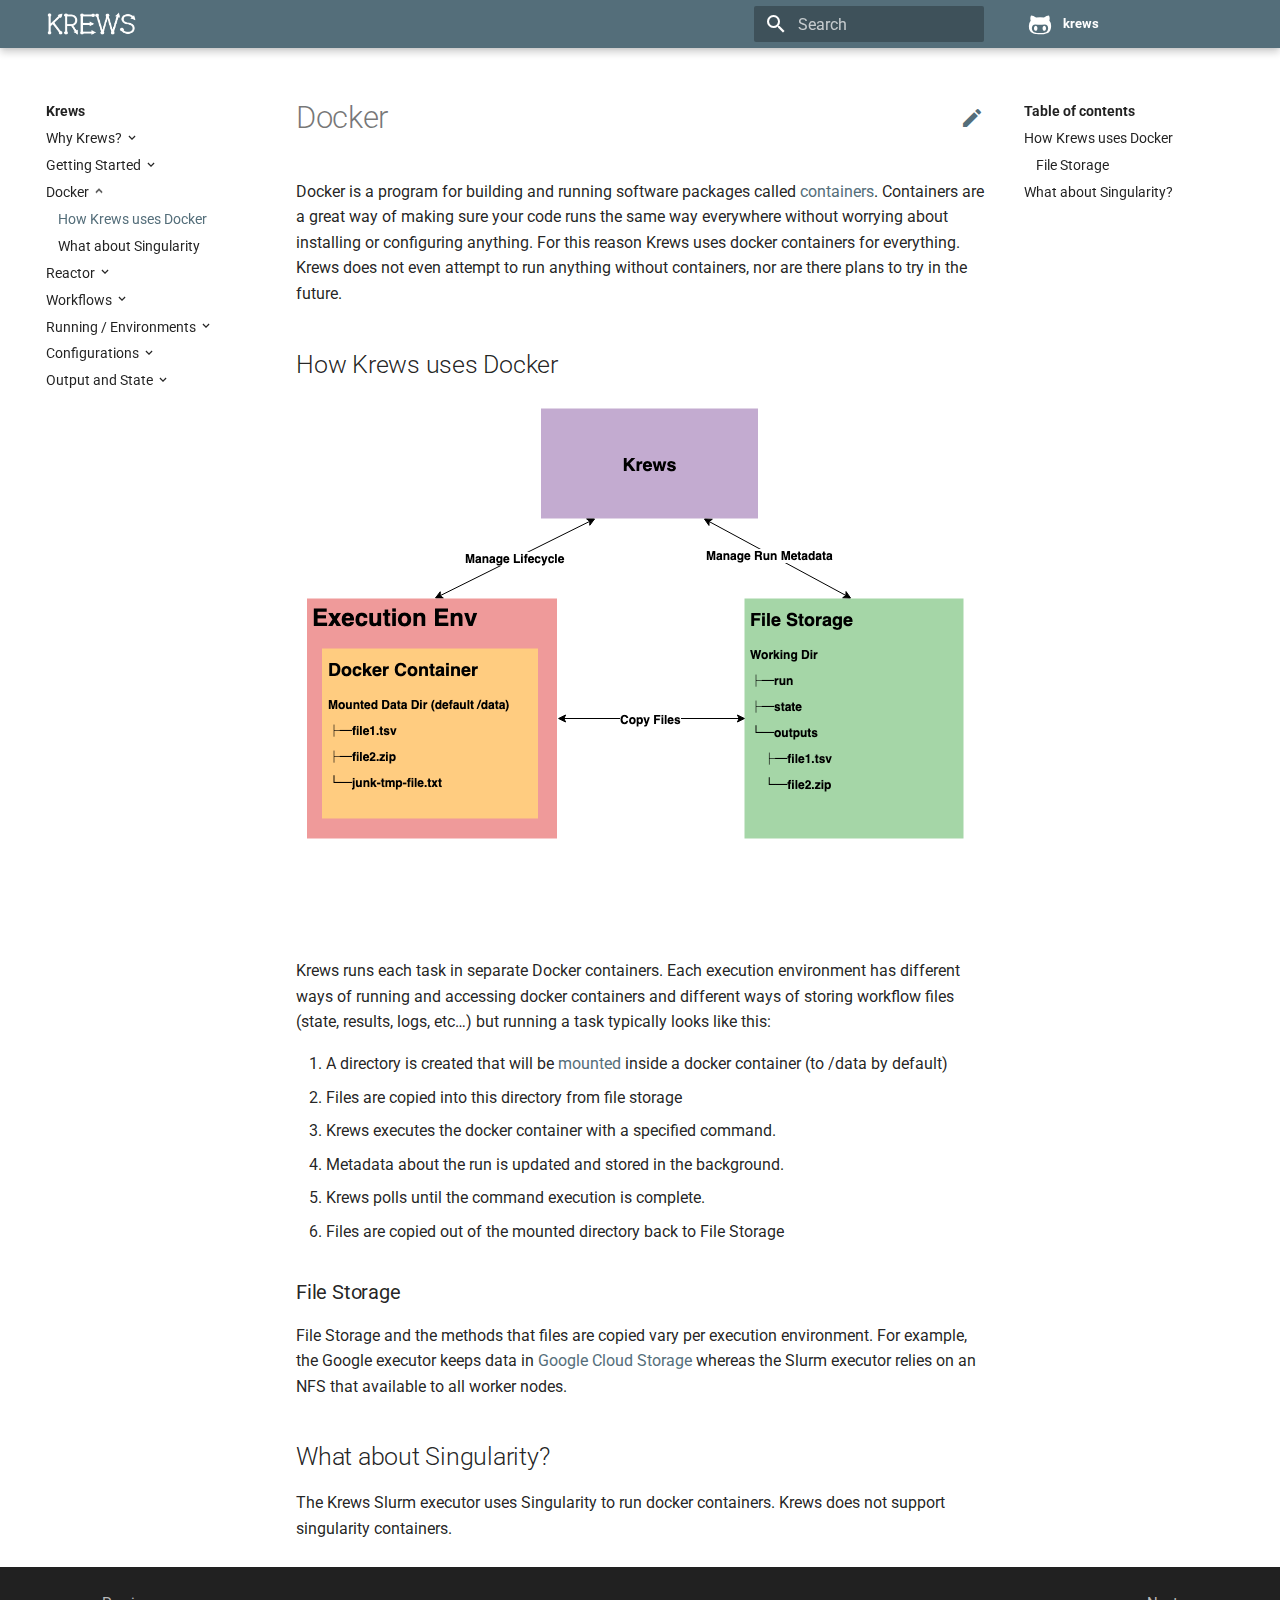
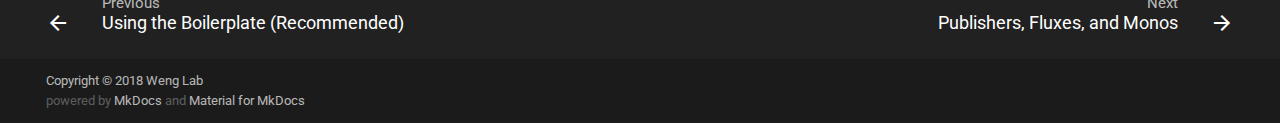
<file: docker/index.html>
<!doctype html>
<html lang="en" class="no-js">
  <head>
    
      <meta charset="utf-8">
      <meta name="viewport" content="width=device-width,initial-scale=1">
      <meta http-equiv="x-ua-compatible" content="ie=edge">
      
        <meta name="description" content="Kotlin Reactive Workflows">
      
      
      
        <meta name="author" content="Jason Brooks">
      
      
        <meta name="lang:clipboard.copy" content="Copy to clipboard">
      
        <meta name="lang:clipboard.copied" content="Copied to clipboard">
      
        <meta name="lang:search.language" content="en">
      
        <meta name="lang:search.pipeline.stopwords" content="True">
      
        <meta name="lang:search.pipeline.trimmer" content="True">
      
        <meta name="lang:search.result.none" content="No matching documents">
      
        <meta name="lang:search.result.one" content="1 matching document">
      
        <meta name="lang:search.result.other" content="# matching documents">
      
        <meta name="lang:search.tokenizer" content="[\s\-]+">
      
      <link rel="shortcut icon" href="../img/favicon.ico">
      <meta name="generator" content="mkdocs-1.0.4, mkdocs-material-4.0.2">
    
    
      
        <title>How Krews uses Docker - Krews</title>
      
    
    
      <link rel="stylesheet" href="../assets/stylesheets/application.982221ab.css">
      
        <link rel="stylesheet" href="../assets/stylesheets/application-palette.224b79ff.css">
      
      
        
        
        <meta name="theme-color" content="#546e7a">
      
    
    
      <script src="../assets/javascripts/modernizr.1f0bcf2b.js"></script>
    
    
      
        <link href="https://fonts.gstatic.com" rel="preconnect" crossorigin>
        <link rel="stylesheet" href="https://fonts.googleapis.com/css?family=Roboto:300,400,400i,700|Roboto+Mono">
        <style>body,input{font-family:"Roboto","Helvetica Neue",Helvetica,Arial,sans-serif}code,kbd,pre{font-family:"Roboto Mono","Courier New",Courier,monospace}</style>
      
    
    <link rel="stylesheet" href="../assets/fonts/material-icons.css">
    
    
      <link rel="stylesheet" href="../css/extra.css">
    
    
      
    
    
  </head>
  
    
    
    <body dir="ltr" data-md-color-primary="blue-grey" data-md-color-accent="amber">
  
    <svg class="md-svg">
      <defs>
        
        
          <svg xmlns="http://www.w3.org/2000/svg" width="416" height="448"
    viewBox="0 0 416 448" id="__github">
  <path fill="currentColor" d="M160 304q0 10-3.125 20.5t-10.75 19-18.125
        8.5-18.125-8.5-10.75-19-3.125-20.5 3.125-20.5 10.75-19 18.125-8.5
        18.125 8.5 10.75 19 3.125 20.5zM320 304q0 10-3.125 20.5t-10.75
        19-18.125 8.5-18.125-8.5-10.75-19-3.125-20.5 3.125-20.5 10.75-19
        18.125-8.5 18.125 8.5 10.75 19 3.125 20.5zM360
        304q0-30-17.25-51t-46.75-21q-10.25 0-48.75 5.25-17.75 2.75-39.25
        2.75t-39.25-2.75q-38-5.25-48.75-5.25-29.5 0-46.75 21t-17.25 51q0 22 8
        38.375t20.25 25.75 30.5 15 35 7.375 37.25 1.75h42q20.5 0
        37.25-1.75t35-7.375 30.5-15 20.25-25.75 8-38.375zM416 260q0 51.75-15.25
        82.75-9.5 19.25-26.375 33.25t-35.25 21.5-42.5 11.875-42.875 5.5-41.75
        1.125q-19.5 0-35.5-0.75t-36.875-3.125-38.125-7.5-34.25-12.875-30.25-20.25-21.5-28.75q-15.5-30.75-15.5-82.75
        0-59.25 34-99-6.75-20.5-6.75-42.5 0-29 12.75-54.5 27 0 47.5 9.875t47.25
        30.875q36.75-8.75 77.25-8.75 37 0 70 8 26.25-20.5
        46.75-30.25t47.25-9.75q12.75 25.5 12.75 54.5 0 21.75-6.75 42 34 40 34
        99.5z" />
</svg>
        
      </defs>
    </svg>
    <input class="md-toggle" data-md-toggle="drawer" type="checkbox" id="__drawer" autocomplete="off">
    <input class="md-toggle" data-md-toggle="search" type="checkbox" id="__search" autocomplete="off">
    <label class="md-overlay" data-md-component="overlay" for="__drawer"></label>
    
      <a href="#docker" tabindex="1" class="md-skip">
        Skip to content
      </a>
    
    
      <header class="md-header" data-md-component="header">
  <nav class="md-header-nav md-grid">
    <div class="md-flex">
      <div class="md-flex__cell md-flex__cell--shrink">
        <a href=".." title="Krews" class="md-header-nav__button md-logo">
          
            <img src="../img/krews_logo_white.png" width="24" height="24">
          
        </a>
      </div>
      <div class="md-flex__cell md-flex__cell--shrink">
        <label class="md-icon md-icon--menu md-header-nav__button" for="__drawer"></label>
      </div>
      <div class="md-flex__cell md-flex__cell--stretch">
        <div class="md-flex__ellipsis md-header-nav__title" data-md-component="title">
          
            <span class="md-header-nav__topic">
              Krews
            </span>
            <span class="md-header-nav__topic">
              How Krews uses Docker
            </span>
          
        </div>
      </div>
      <div class="md-flex__cell md-flex__cell--shrink">
        
          <label class="md-icon md-icon--search md-header-nav__button" for="__search"></label>
          
<div class="md-search" data-md-component="search" role="dialog">
  <label class="md-search__overlay" for="__search"></label>
  <div class="md-search__inner" role="search">
    <form class="md-search__form" name="search">
      <input type="text" class="md-search__input" name="query" placeholder="Search" autocapitalize="off" autocorrect="off" autocomplete="off" spellcheck="false" data-md-component="query" data-md-state="active">
      <label class="md-icon md-search__icon" for="__search"></label>
      <button type="reset" class="md-icon md-search__icon" data-md-component="reset" tabindex="-1">
        &#xE5CD;
      </button>
    </form>
    <div class="md-search__output">
      <div class="md-search__scrollwrap" data-md-scrollfix>
        <div class="md-search-result" data-md-component="result">
          <div class="md-search-result__meta">
            Type to start searching
          </div>
          <ol class="md-search-result__list"></ol>
        </div>
      </div>
    </div>
  </div>
</div>
        
      </div>
      
        <div class="md-flex__cell md-flex__cell--shrink">
          <div class="md-header-nav__source">
            


  

<a href="https://github.com/weng-lab/krews/" title="Go to repository" class="md-source" data-md-source="github">
  
    <div class="md-source__icon">
      <svg viewBox="0 0 24 24" width="24" height="24">
        <use xlink:href="#__github" width="24" height="24"></use>
      </svg>
    </div>
  
  <div class="md-source__repository">
    krews
  </div>
</a>
          </div>
        </div>
      
    </div>
  </nav>
</header>
    
    <div class="md-container">
      
        
      
      
      <main class="md-main">
        <div class="md-main__inner md-grid" data-md-component="container">
          
            
              <div class="md-sidebar md-sidebar--primary" data-md-component="navigation">
                <div class="md-sidebar__scrollwrap">
                  <div class="md-sidebar__inner">
                    <nav class="md-nav md-nav--primary" data-md-level="0">
  <label class="md-nav__title md-nav__title--site" for="__drawer">
    <a href=".." title="Krews" class="md-nav__button md-logo">
      
        <img src="../img/krews_logo_white.png" width="48" height="48">
      
    </a>
    Krews
  </label>
  
    <div class="md-nav__source">
      


  

<a href="https://github.com/weng-lab/krews/" title="Go to repository" class="md-source" data-md-source="github">
  
    <div class="md-source__icon">
      <svg viewBox="0 0 24 24" width="24" height="24">
        <use xlink:href="#__github" width="24" height="24"></use>
      </svg>
    </div>
  
  <div class="md-source__repository">
    krews
  </div>
</a>
    </div>
  
  <ul class="md-nav__list" data-md-scrollfix>
    
      
      
      


  <li class="md-nav__item md-nav__item--nested">
    
      <input class="md-toggle md-nav__toggle" data-md-toggle="nav-1" type="checkbox" id="nav-1">
    
    <label class="md-nav__link" for="nav-1">
      Why Krews?
    </label>
    <nav class="md-nav" data-md-component="collapsible" data-md-level="1">
      <label class="md-nav__title" for="nav-1">
        Why Krews?
      </label>
      <ul class="md-nav__list" data-md-scrollfix>
        
        
          
          
          


  <li class="md-nav__item">
    <a href="../why_krews/" title="Tooling" class="md-nav__link">
      Tooling
    </a>
  </li>

        
          
          
          


  <li class="md-nav__item">
    <a href="../why_krews/#clean-concise-powerful" title="Clean, Concise, and Powerful" class="md-nav__link">
      Clean, Concise, and Powerful
    </a>
  </li>

        
          
          
          


  <li class="md-nav__item">
    <a href="../why_krews/#docker-native" title="Docker Native" class="md-nav__link">
      Docker Native
    </a>
  </li>

        
          
          
          


  <li class="md-nav__item">
    <a href="../why_krews/#cloud-native" title="Cloud Native" class="md-nav__link">
      Cloud Native
    </a>
  </li>

        
      </ul>
    </nav>
  </li>

    
      
      
      


  <li class="md-nav__item md-nav__item--nested">
    
      <input class="md-toggle md-nav__toggle" data-md-toggle="nav-2" type="checkbox" id="nav-2">
    
    <label class="md-nav__link" for="nav-2">
      Getting Started
    </label>
    <nav class="md-nav" data-md-component="collapsible" data-md-level="1">
      <label class="md-nav__title" for="nav-2">
        Getting Started
      </label>
      <ul class="md-nav__list" data-md-scrollfix>
        
        
          
          
          


  <li class="md-nav__item">
    <a href="../getting_started/" title="Using the Boilerplate (Recommended)" class="md-nav__link">
      Using the Boilerplate (Recommended)
    </a>
  </li>

        
          
          
          


  <li class="md-nav__item">
    <a href="../getting_started/#creating-a-project-from-scratch" title="From Scratch" class="md-nav__link">
      From Scratch
    </a>
  </li>

        
      </ul>
    </nav>
  </li>

    
      
      
      

  


  <li class="md-nav__item md-nav__item--active md-nav__item--nested">
    
      <input class="md-toggle md-nav__toggle" data-md-toggle="nav-3" type="checkbox" id="nav-3" checked>
    
    <label class="md-nav__link" for="nav-3">
      Docker
    </label>
    <nav class="md-nav" data-md-component="collapsible" data-md-level="1">
      <label class="md-nav__title" for="nav-3">
        Docker
      </label>
      <ul class="md-nav__list" data-md-scrollfix>
        
        
          
          
          

  


  <li class="md-nav__item md-nav__item--active">
    
    <input class="md-toggle md-nav__toggle" data-md-toggle="toc" type="checkbox" id="__toc">
    
      
    
    
      <label class="md-nav__link md-nav__link--active" for="__toc">
        How Krews uses Docker
      </label>
    
    <a href="./" title="How Krews uses Docker" class="md-nav__link md-nav__link--active">
      How Krews uses Docker
    </a>
    
      
<nav class="md-nav md-nav--secondary">
  
  
    
  
  
    <label class="md-nav__title" for="__toc">Table of contents</label>
    <ul class="md-nav__list" data-md-scrollfix>
      
        <li class="md-nav__item">
  <a href="#how-krews-uses-docker" title="How Krews uses Docker" class="md-nav__link">
    How Krews uses Docker
  </a>
  
    <nav class="md-nav">
      <ul class="md-nav__list">
        
          <li class="md-nav__item">
  <a href="#file-storage" title="File Storage" class="md-nav__link">
    File Storage
  </a>
  
</li>
        
      </ul>
    </nav>
  
</li>
      
        <li class="md-nav__item">
  <a href="#what-about-singularity" title="What about Singularity?" class="md-nav__link">
    What about Singularity?
  </a>
  
</li>
      
      
      
      
      
    </ul>
  
</nav>
    
  </li>

        
          
          
          


  <li class="md-nav__item">
    <a href="#what-about-singularity" title="What about Singularity" class="md-nav__link">
      What about Singularity
    </a>
  </li>

        
      </ul>
    </nav>
  </li>

    
      
      
      


  <li class="md-nav__item md-nav__item--nested">
    
      <input class="md-toggle md-nav__toggle" data-md-toggle="nav-4" type="checkbox" id="nav-4">
    
    <label class="md-nav__link" for="nav-4">
      Reactor
    </label>
    <nav class="md-nav" data-md-component="collapsible" data-md-level="1">
      <label class="md-nav__title" for="nav-4">
        Reactor
      </label>
      <ul class="md-nav__list" data-md-scrollfix>
        
        
          
          
          


  <li class="md-nav__item">
    <a href="../reactor/" title="Publishers, Fluxes, and Monos" class="md-nav__link">
      Publishers, Fluxes, and Monos
    </a>
  </li>

        
          
          
          


  <li class="md-nav__item">
    <a href="../reactor/#flux-and-mono-creation" title="Flux and Mono Creation" class="md-nav__link">
      Flux and Mono Creation
    </a>
  </li>

        
          
          
          


  <li class="md-nav__item">
    <a href="../reactor/#operations" title="Operations" class="md-nav__link">
      Operations
    </a>
  </li>

        
      </ul>
    </nav>
  </li>

    
      
      
      


  <li class="md-nav__item md-nav__item--nested">
    
      <input class="md-toggle md-nav__toggle" data-md-toggle="nav-5" type="checkbox" id="nav-5">
    
    <label class="md-nav__link" for="nav-5">
      Workflows
    </label>
    <nav class="md-nav" data-md-component="collapsible" data-md-level="1">
      <label class="md-nav__title" for="nav-5">
        Workflows
      </label>
      <ul class="md-nav__list" data-md-scrollfix>
        
        
          
          
          


  <li class="md-nav__item">
    <a href="../workflows/" title="Workflow Basics" class="md-nav__link">
      Workflow Basics
    </a>
  </li>

        
          
          
          


  <li class="md-nav__item">
    <a href="../workflows/#tasks" title="Tasks" class="md-nav__link">
      Tasks
    </a>
  </li>

        
          
          
          


  <li class="md-nav__item">
    <a href="../workflows/#files" title="Files" class="md-nav__link">
      Files
    </a>
  </li>

        
          
          
          


  <li class="md-nav__item">
    <a href="../workflows/#params" title="Parameters" class="md-nav__link">
      Parameters
    </a>
  </li>

        
          
          
          


  <li class="md-nav__item">
    <a href="../workflows/#grouping" title="Grouping" class="md-nav__link">
      Grouping
    </a>
  </li>

        
          
          
          


  <li class="md-nav__item">
    <a href="../workflows/#code-organization" title="Code Organization" class="md-nav__link">
      Code Organization
    </a>
  </li>

        
      </ul>
    </nav>
  </li>

    
      
      
      


  <li class="md-nav__item md-nav__item--nested">
    
      <input class="md-toggle md-nav__toggle" data-md-toggle="nav-6" type="checkbox" id="nav-6">
    
    <label class="md-nav__link" for="nav-6">
      Running / Environments
    </label>
    <nav class="md-nav" data-md-component="collapsible" data-md-level="1">
      <label class="md-nav__title" for="nav-6">
        Running / Environments
      </label>
      <ul class="md-nav__list" data-md-scrollfix>
        
        
          
          
          


  <li class="md-nav__item">
    <a href="../running_environments/" title="Running" class="md-nav__link">
      Running
    </a>
  </li>

        
          
          
          


  <li class="md-nav__item">
    <a href="../running_environments/#google" title="Google" class="md-nav__link">
      Google
    </a>
  </li>

        
          
          
          


  <li class="md-nav__item">
    <a href="../execution_environments/#slurm" title="Slurm" class="md-nav__link">
      Slurm
    </a>
  </li>

        
          
          
          


  <li class="md-nav__item">
    <a href="../execution_environments/#local-docker" title="Local Docker" class="md-nav__link">
      Local Docker
    </a>
  </li>

        
      </ul>
    </nav>
  </li>

    
      
      
      


  <li class="md-nav__item md-nav__item--nested">
    
      <input class="md-toggle md-nav__toggle" data-md-toggle="nav-7" type="checkbox" id="nav-7">
    
    <label class="md-nav__link" for="nav-7">
      Configurations
    </label>
    <nav class="md-nav" data-md-component="collapsible" data-md-level="1">
      <label class="md-nav__title" for="nav-7">
        Configurations
      </label>
      <ul class="md-nav__list" data-md-scrollfix>
        
        
          
          
          


  <li class="md-nav__item">
    <a href="../config/" title="Configuration Basics" class="md-nav__link">
      Configuration Basics
    </a>
  </li>

        
          
          
          


  <li class="md-nav__item">
    <a href="../config/#workflow-configurations" title="Workflow Configurations" class="md-nav__link">
      Workflow Configurations
    </a>
  </li>

        
          
          
          


  <li class="md-nav__item">
    <a href="../config/#task-configurations" title="Task Configurations" class="md-nav__link">
      Task Configurations
    </a>
  </li>

        
          
          
          


  <li class="md-nav__item">
    <a href="../config/#parameters" title="Parameters" class="md-nav__link">
      Parameters
    </a>
  </li>

        
      </ul>
    </nav>
  </li>

    
      
      
      


  <li class="md-nav__item md-nav__item--nested">
    
      <input class="md-toggle md-nav__toggle" data-md-toggle="nav-8" type="checkbox" id="nav-8">
    
    <label class="md-nav__link" for="nav-8">
      Output and State
    </label>
    <nav class="md-nav" data-md-component="collapsible" data-md-level="1">
      <label class="md-nav__title" for="nav-8">
        Output and State
      </label>
      <ul class="md-nav__list" data-md-scrollfix>
        
        
          
          
          


  <li class="md-nav__item">
    <a href="../state/" title="Caching" class="md-nav__link">
      Caching
    </a>
  </li>

        
          
          
          


  <li class="md-nav__item">
    <a href="../state/#state" title="State" class="md-nav__link">
      State
    </a>
  </li>

        
          
          
          


  <li class="md-nav__item">
    <a href="../state/#reports" title="Reports" class="md-nav__link">
      Reports
    </a>
  </li>

        
          
          
          


  <li class="md-nav__item">
    <a href="../state/#workflow-output-layout" title="Workflow Output Layout" class="md-nav__link">
      Workflow Output Layout
    </a>
  </li>

        
      </ul>
    </nav>
  </li>

    
  </ul>
</nav>
                  </div>
                </div>
              </div>
            
            
              <div class="md-sidebar md-sidebar--secondary" data-md-component="toc">
                <div class="md-sidebar__scrollwrap">
                  <div class="md-sidebar__inner">
                    
<nav class="md-nav md-nav--secondary">
  
  
    
  
  
    <label class="md-nav__title" for="__toc">Table of contents</label>
    <ul class="md-nav__list" data-md-scrollfix>
      
        <li class="md-nav__item">
  <a href="#how-krews-uses-docker" title="How Krews uses Docker" class="md-nav__link">
    How Krews uses Docker
  </a>
  
    <nav class="md-nav">
      <ul class="md-nav__list">
        
          <li class="md-nav__item">
  <a href="#file-storage" title="File Storage" class="md-nav__link">
    File Storage
  </a>
  
</li>
        
      </ul>
    </nav>
  
</li>
      
        <li class="md-nav__item">
  <a href="#what-about-singularity" title="What about Singularity?" class="md-nav__link">
    What about Singularity?
  </a>
  
</li>
      
      
      
      
      
    </ul>
  
</nav>
                  </div>
                </div>
              </div>
            
          
          <div class="md-content">
            <article class="md-content__inner md-typeset">
              
                
                  <a href="https://github.com/weng-lab/krews/edit/master/docs/docker.md" title="Edit this page" class="md-icon md-content__icon">&#xE3C9;</a>
                
                
                <h1 id="docker">Docker<a class="headerlink" href="#docker" title="Permanent link">&para;</a></h1>
<p>Docker is a program for building and running software packages called 
<a href="https://en.wikipedia.org/wiki/Container_(virtualization)">containers</a>. Containers are a great way of making sure your 
code runs the same way everywhere without worrying about installing or configuring anything. For this reason Krews 
uses docker containers for everything. Krews does not even attempt to run anything without containers, nor are there 
plans to try in the future.</p>
<h2 id="how-krews-uses-docker">How Krews uses Docker<a class="headerlink" href="#how-krews-uses-docker" title="Permanent link">&para;</a></h2>
<div class="img-container">
    <img src="../img/krews_docker.png" />
</div>

<p>Krews runs each task in separate Docker containers. Each execution environment has different ways of 
running and accessing docker containers and different ways of storing workflow files (state, results, logs, etc&hellip;)
but running a task typically looks like this:</p>
<ol>
<li>A directory is created that will be <a href="https://docs.docker.com/storage/volumes/">mounted</a> inside a docker container 
(to /data by default)</li>
<li>Files are copied into this directory from file storage</li>
<li>Krews executes the docker container with a specified command.</li>
<li>Metadata about the run is updated and stored in the background.</li>
<li>Krews polls until the command execution is complete.</li>
<li>Files are copied out of the mounted directory back to File Storage</li>
</ol>
<h3 id="file-storage">File Storage<a class="headerlink" href="#file-storage" title="Permanent link">&para;</a></h3>
<p>File Storage and the methods that files are copied vary per execution environment. For example, the 
Google executor keeps data in <a href="https://cloud.google.com/storage/">Google Cloud Storage</a> whereas the Slurm executor
relies on an NFS that available to all worker nodes.</p>
<h2 id="what-about-singularity">What about Singularity?<a class="headerlink" href="#what-about-singularity" title="Permanent link">&para;</a></h2>
<p>The Krews Slurm executor uses Singularity to run docker containers. Krews does not support singularity containers.</p>
                
                  
                
              
              
                


              
            </article>
          </div>
        </div>
      </main>
      
        
<footer class="md-footer">
  
    <div class="md-footer-nav">
      <nav class="md-footer-nav__inner md-grid">
        
          <a href="../getting_started/" title="Using the Boilerplate (Recommended)" class="md-flex md-footer-nav__link md-footer-nav__link--prev" rel="prev">
            <div class="md-flex__cell md-flex__cell--shrink">
              <i class="md-icon md-icon--arrow-back md-footer-nav__button"></i>
            </div>
            <div class="md-flex__cell md-flex__cell--stretch md-footer-nav__title">
              <span class="md-flex__ellipsis">
                <span class="md-footer-nav__direction">
                  Previous
                </span>
                Using the Boilerplate (Recommended)
              </span>
            </div>
          </a>
        
        
          <a href="../reactor/" title="Publishers, Fluxes, and Monos" class="md-flex md-footer-nav__link md-footer-nav__link--next" rel="next">
            <div class="md-flex__cell md-flex__cell--stretch md-footer-nav__title">
              <span class="md-flex__ellipsis">
                <span class="md-footer-nav__direction">
                  Next
                </span>
                Publishers, Fluxes, and Monos
              </span>
            </div>
            <div class="md-flex__cell md-flex__cell--shrink">
              <i class="md-icon md-icon--arrow-forward md-footer-nav__button"></i>
            </div>
          </a>
        
      </nav>
    </div>
  
  <div class="md-footer-meta md-typeset">
    <div class="md-footer-meta__inner md-grid">
      <div class="md-footer-copyright">
        
          <div class="md-footer-copyright__highlight">
            Copyright &copy; 2018 Weng Lab
          </div>
        
        powered by
        <a href="https://www.mkdocs.org">MkDocs</a>
        and
        <a href="https://squidfunk.github.io/mkdocs-material/">
          Material for MkDocs</a>
      </div>
      
    </div>
  </div>
</footer>
      
    </div>
    
      <script src="../assets/javascripts/application.d9aa80ab.js"></script>
      
      <script>app.initialize({version:"1.0.4",url:{base:".."}})</script>
      
    
  </body>
</html>
</file>
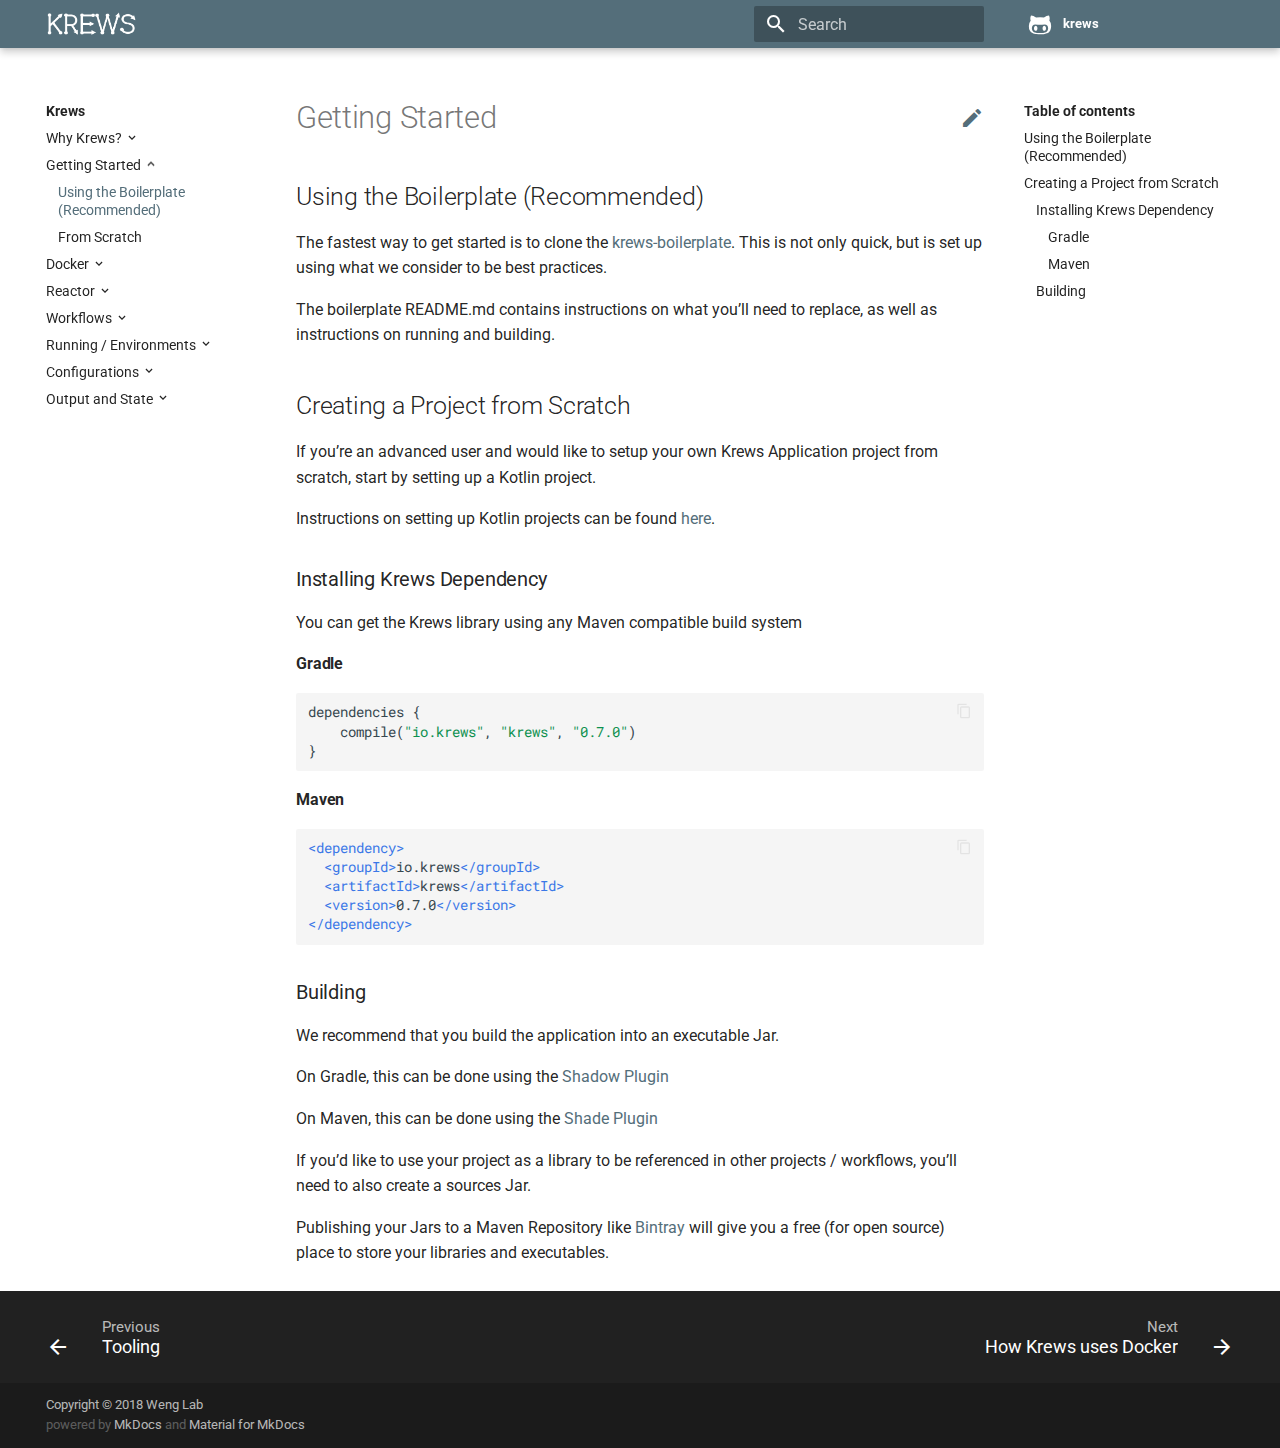
<file: getting_started/index.html>
<!doctype html>
<html lang="en" class="no-js">
  <head>
    
      <meta charset="utf-8">
      <meta name="viewport" content="width=device-width,initial-scale=1">
      <meta http-equiv="x-ua-compatible" content="ie=edge">
      
        <meta name="description" content="Kotlin Reactive Workflows">
      
      
      
        <meta name="author" content="Jason Brooks">
      
      
        <meta name="lang:clipboard.copy" content="Copy to clipboard">
      
        <meta name="lang:clipboard.copied" content="Copied to clipboard">
      
        <meta name="lang:search.language" content="en">
      
        <meta name="lang:search.pipeline.stopwords" content="True">
      
        <meta name="lang:search.pipeline.trimmer" content="True">
      
        <meta name="lang:search.result.none" content="No matching documents">
      
        <meta name="lang:search.result.one" content="1 matching document">
      
        <meta name="lang:search.result.other" content="# matching documents">
      
        <meta name="lang:search.tokenizer" content="[\s\-]+">
      
      <link rel="shortcut icon" href="../img/favicon.ico">
      <meta name="generator" content="mkdocs-1.0.4, mkdocs-material-4.0.2">
    
    
      
        <title>Using the Boilerplate (Recommended) - Krews</title>
      
    
    
      <link rel="stylesheet" href="../assets/stylesheets/application.982221ab.css">
      
        <link rel="stylesheet" href="../assets/stylesheets/application-palette.224b79ff.css">
      
      
        
        
        <meta name="theme-color" content="#546e7a">
      
    
    
      <script src="../assets/javascripts/modernizr.1f0bcf2b.js"></script>
    
    
      
        <link href="https://fonts.gstatic.com" rel="preconnect" crossorigin>
        <link rel="stylesheet" href="https://fonts.googleapis.com/css?family=Roboto:300,400,400i,700|Roboto+Mono">
        <style>body,input{font-family:"Roboto","Helvetica Neue",Helvetica,Arial,sans-serif}code,kbd,pre{font-family:"Roboto Mono","Courier New",Courier,monospace}</style>
      
    
    <link rel="stylesheet" href="../assets/fonts/material-icons.css">
    
    
      <link rel="stylesheet" href="../css/extra.css">
    
    
      
    
    
  </head>
  
    
    
    <body dir="ltr" data-md-color-primary="blue-grey" data-md-color-accent="amber">
  
    <svg class="md-svg">
      <defs>
        
        
          <svg xmlns="http://www.w3.org/2000/svg" width="416" height="448"
    viewBox="0 0 416 448" id="__github">
  <path fill="currentColor" d="M160 304q0 10-3.125 20.5t-10.75 19-18.125
        8.5-18.125-8.5-10.75-19-3.125-20.5 3.125-20.5 10.75-19 18.125-8.5
        18.125 8.5 10.75 19 3.125 20.5zM320 304q0 10-3.125 20.5t-10.75
        19-18.125 8.5-18.125-8.5-10.75-19-3.125-20.5 3.125-20.5 10.75-19
        18.125-8.5 18.125 8.5 10.75 19 3.125 20.5zM360
        304q0-30-17.25-51t-46.75-21q-10.25 0-48.75 5.25-17.75 2.75-39.25
        2.75t-39.25-2.75q-38-5.25-48.75-5.25-29.5 0-46.75 21t-17.25 51q0 22 8
        38.375t20.25 25.75 30.5 15 35 7.375 37.25 1.75h42q20.5 0
        37.25-1.75t35-7.375 30.5-15 20.25-25.75 8-38.375zM416 260q0 51.75-15.25
        82.75-9.5 19.25-26.375 33.25t-35.25 21.5-42.5 11.875-42.875 5.5-41.75
        1.125q-19.5 0-35.5-0.75t-36.875-3.125-38.125-7.5-34.25-12.875-30.25-20.25-21.5-28.75q-15.5-30.75-15.5-82.75
        0-59.25 34-99-6.75-20.5-6.75-42.5 0-29 12.75-54.5 27 0 47.5 9.875t47.25
        30.875q36.75-8.75 77.25-8.75 37 0 70 8 26.25-20.5
        46.75-30.25t47.25-9.75q12.75 25.5 12.75 54.5 0 21.75-6.75 42 34 40 34
        99.5z" />
</svg>
        
      </defs>
    </svg>
    <input class="md-toggle" data-md-toggle="drawer" type="checkbox" id="__drawer" autocomplete="off">
    <input class="md-toggle" data-md-toggle="search" type="checkbox" id="__search" autocomplete="off">
    <label class="md-overlay" data-md-component="overlay" for="__drawer"></label>
    
      <a href="#getting-started" tabindex="1" class="md-skip">
        Skip to content
      </a>
    
    
      <header class="md-header" data-md-component="header">
  <nav class="md-header-nav md-grid">
    <div class="md-flex">
      <div class="md-flex__cell md-flex__cell--shrink">
        <a href=".." title="Krews" class="md-header-nav__button md-logo">
          
            <img src="../img/krews_logo_white.png" width="24" height="24">
          
        </a>
      </div>
      <div class="md-flex__cell md-flex__cell--shrink">
        <label class="md-icon md-icon--menu md-header-nav__button" for="__drawer"></label>
      </div>
      <div class="md-flex__cell md-flex__cell--stretch">
        <div class="md-flex__ellipsis md-header-nav__title" data-md-component="title">
          
            <span class="md-header-nav__topic">
              Krews
            </span>
            <span class="md-header-nav__topic">
              Using the Boilerplate (Recommended)
            </span>
          
        </div>
      </div>
      <div class="md-flex__cell md-flex__cell--shrink">
        
          <label class="md-icon md-icon--search md-header-nav__button" for="__search"></label>
          
<div class="md-search" data-md-component="search" role="dialog">
  <label class="md-search__overlay" for="__search"></label>
  <div class="md-search__inner" role="search">
    <form class="md-search__form" name="search">
      <input type="text" class="md-search__input" name="query" placeholder="Search" autocapitalize="off" autocorrect="off" autocomplete="off" spellcheck="false" data-md-component="query" data-md-state="active">
      <label class="md-icon md-search__icon" for="__search"></label>
      <button type="reset" class="md-icon md-search__icon" data-md-component="reset" tabindex="-1">
        &#xE5CD;
      </button>
    </form>
    <div class="md-search__output">
      <div class="md-search__scrollwrap" data-md-scrollfix>
        <div class="md-search-result" data-md-component="result">
          <div class="md-search-result__meta">
            Type to start searching
          </div>
          <ol class="md-search-result__list"></ol>
        </div>
      </div>
    </div>
  </div>
</div>
        
      </div>
      
        <div class="md-flex__cell md-flex__cell--shrink">
          <div class="md-header-nav__source">
            


  

<a href="https://github.com/weng-lab/krews/" title="Go to repository" class="md-source" data-md-source="github">
  
    <div class="md-source__icon">
      <svg viewBox="0 0 24 24" width="24" height="24">
        <use xlink:href="#__github" width="24" height="24"></use>
      </svg>
    </div>
  
  <div class="md-source__repository">
    krews
  </div>
</a>
          </div>
        </div>
      
    </div>
  </nav>
</header>
    
    <div class="md-container">
      
        
      
      
      <main class="md-main">
        <div class="md-main__inner md-grid" data-md-component="container">
          
            
              <div class="md-sidebar md-sidebar--primary" data-md-component="navigation">
                <div class="md-sidebar__scrollwrap">
                  <div class="md-sidebar__inner">
                    <nav class="md-nav md-nav--primary" data-md-level="0">
  <label class="md-nav__title md-nav__title--site" for="__drawer">
    <a href=".." title="Krews" class="md-nav__button md-logo">
      
        <img src="../img/krews_logo_white.png" width="48" height="48">
      
    </a>
    Krews
  </label>
  
    <div class="md-nav__source">
      


  

<a href="https://github.com/weng-lab/krews/" title="Go to repository" class="md-source" data-md-source="github">
  
    <div class="md-source__icon">
      <svg viewBox="0 0 24 24" width="24" height="24">
        <use xlink:href="#__github" width="24" height="24"></use>
      </svg>
    </div>
  
  <div class="md-source__repository">
    krews
  </div>
</a>
    </div>
  
  <ul class="md-nav__list" data-md-scrollfix>
    
      
      
      


  <li class="md-nav__item md-nav__item--nested">
    
      <input class="md-toggle md-nav__toggle" data-md-toggle="nav-1" type="checkbox" id="nav-1">
    
    <label class="md-nav__link" for="nav-1">
      Why Krews?
    </label>
    <nav class="md-nav" data-md-component="collapsible" data-md-level="1">
      <label class="md-nav__title" for="nav-1">
        Why Krews?
      </label>
      <ul class="md-nav__list" data-md-scrollfix>
        
        
          
          
          


  <li class="md-nav__item">
    <a href="../why_krews/" title="Tooling" class="md-nav__link">
      Tooling
    </a>
  </li>

        
          
          
          


  <li class="md-nav__item">
    <a href="../why_krews/#clean-concise-powerful" title="Clean, Concise, and Powerful" class="md-nav__link">
      Clean, Concise, and Powerful
    </a>
  </li>

        
          
          
          


  <li class="md-nav__item">
    <a href="../why_krews/#docker-native" title="Docker Native" class="md-nav__link">
      Docker Native
    </a>
  </li>

        
          
          
          


  <li class="md-nav__item">
    <a href="../why_krews/#cloud-native" title="Cloud Native" class="md-nav__link">
      Cloud Native
    </a>
  </li>

        
      </ul>
    </nav>
  </li>

    
      
      
      

  


  <li class="md-nav__item md-nav__item--active md-nav__item--nested">
    
      <input class="md-toggle md-nav__toggle" data-md-toggle="nav-2" type="checkbox" id="nav-2" checked>
    
    <label class="md-nav__link" for="nav-2">
      Getting Started
    </label>
    <nav class="md-nav" data-md-component="collapsible" data-md-level="1">
      <label class="md-nav__title" for="nav-2">
        Getting Started
      </label>
      <ul class="md-nav__list" data-md-scrollfix>
        
        
          
          
          

  


  <li class="md-nav__item md-nav__item--active">
    
    <input class="md-toggle md-nav__toggle" data-md-toggle="toc" type="checkbox" id="__toc">
    
      
    
    
      <label class="md-nav__link md-nav__link--active" for="__toc">
        Using the Boilerplate (Recommended)
      </label>
    
    <a href="./" title="Using the Boilerplate (Recommended)" class="md-nav__link md-nav__link--active">
      Using the Boilerplate (Recommended)
    </a>
    
      
<nav class="md-nav md-nav--secondary">
  
  
    
  
  
    <label class="md-nav__title" for="__toc">Table of contents</label>
    <ul class="md-nav__list" data-md-scrollfix>
      
        <li class="md-nav__item">
  <a href="#using-the-boilerplate-recommended" title="Using the Boilerplate (Recommended)" class="md-nav__link">
    Using the Boilerplate (Recommended)
  </a>
  
</li>
      
        <li class="md-nav__item">
  <a href="#creating-a-project-from-scratch" title="Creating a Project from Scratch" class="md-nav__link">
    Creating a Project from Scratch
  </a>
  
    <nav class="md-nav">
      <ul class="md-nav__list">
        
          <li class="md-nav__item">
  <a href="#installing-krews-dependency" title="Installing Krews Dependency" class="md-nav__link">
    Installing Krews Dependency
  </a>
  
    <nav class="md-nav">
      <ul class="md-nav__list">
        
          <li class="md-nav__item">
  <a href="#gradle" title="Gradle" class="md-nav__link">
    Gradle
  </a>
  
</li>
        
          <li class="md-nav__item">
  <a href="#maven" title="Maven" class="md-nav__link">
    Maven
  </a>
  
</li>
        
      </ul>
    </nav>
  
</li>
        
          <li class="md-nav__item">
  <a href="#building" title="Building" class="md-nav__link">
    Building
  </a>
  
</li>
        
      </ul>
    </nav>
  
</li>
      
      
      
      
      
    </ul>
  
</nav>
    
  </li>

        
          
          
          


  <li class="md-nav__item">
    <a href="#creating-a-project-from-scratch" title="From Scratch" class="md-nav__link">
      From Scratch
    </a>
  </li>

        
      </ul>
    </nav>
  </li>

    
      
      
      


  <li class="md-nav__item md-nav__item--nested">
    
      <input class="md-toggle md-nav__toggle" data-md-toggle="nav-3" type="checkbox" id="nav-3">
    
    <label class="md-nav__link" for="nav-3">
      Docker
    </label>
    <nav class="md-nav" data-md-component="collapsible" data-md-level="1">
      <label class="md-nav__title" for="nav-3">
        Docker
      </label>
      <ul class="md-nav__list" data-md-scrollfix>
        
        
          
          
          


  <li class="md-nav__item">
    <a href="../docker/" title="How Krews uses Docker" class="md-nav__link">
      How Krews uses Docker
    </a>
  </li>

        
          
          
          


  <li class="md-nav__item">
    <a href="../docker/#what-about-singularity" title="What about Singularity" class="md-nav__link">
      What about Singularity
    </a>
  </li>

        
      </ul>
    </nav>
  </li>

    
      
      
      


  <li class="md-nav__item md-nav__item--nested">
    
      <input class="md-toggle md-nav__toggle" data-md-toggle="nav-4" type="checkbox" id="nav-4">
    
    <label class="md-nav__link" for="nav-4">
      Reactor
    </label>
    <nav class="md-nav" data-md-component="collapsible" data-md-level="1">
      <label class="md-nav__title" for="nav-4">
        Reactor
      </label>
      <ul class="md-nav__list" data-md-scrollfix>
        
        
          
          
          


  <li class="md-nav__item">
    <a href="../reactor/" title="Publishers, Fluxes, and Monos" class="md-nav__link">
      Publishers, Fluxes, and Monos
    </a>
  </li>

        
          
          
          


  <li class="md-nav__item">
    <a href="../reactor/#flux-and-mono-creation" title="Flux and Mono Creation" class="md-nav__link">
      Flux and Mono Creation
    </a>
  </li>

        
          
          
          


  <li class="md-nav__item">
    <a href="../reactor/#operations" title="Operations" class="md-nav__link">
      Operations
    </a>
  </li>

        
      </ul>
    </nav>
  </li>

    
      
      
      


  <li class="md-nav__item md-nav__item--nested">
    
      <input class="md-toggle md-nav__toggle" data-md-toggle="nav-5" type="checkbox" id="nav-5">
    
    <label class="md-nav__link" for="nav-5">
      Workflows
    </label>
    <nav class="md-nav" data-md-component="collapsible" data-md-level="1">
      <label class="md-nav__title" for="nav-5">
        Workflows
      </label>
      <ul class="md-nav__list" data-md-scrollfix>
        
        
          
          
          


  <li class="md-nav__item">
    <a href="../workflows/" title="Workflow Basics" class="md-nav__link">
      Workflow Basics
    </a>
  </li>

        
          
          
          


  <li class="md-nav__item">
    <a href="../workflows/#tasks" title="Tasks" class="md-nav__link">
      Tasks
    </a>
  </li>

        
          
          
          


  <li class="md-nav__item">
    <a href="../workflows/#files" title="Files" class="md-nav__link">
      Files
    </a>
  </li>

        
          
          
          


  <li class="md-nav__item">
    <a href="../workflows/#params" title="Parameters" class="md-nav__link">
      Parameters
    </a>
  </li>

        
          
          
          


  <li class="md-nav__item">
    <a href="../workflows/#grouping" title="Grouping" class="md-nav__link">
      Grouping
    </a>
  </li>

        
          
          
          


  <li class="md-nav__item">
    <a href="../workflows/#code-organization" title="Code Organization" class="md-nav__link">
      Code Organization
    </a>
  </li>

        
      </ul>
    </nav>
  </li>

    
      
      
      


  <li class="md-nav__item md-nav__item--nested">
    
      <input class="md-toggle md-nav__toggle" data-md-toggle="nav-6" type="checkbox" id="nav-6">
    
    <label class="md-nav__link" for="nav-6">
      Running / Environments
    </label>
    <nav class="md-nav" data-md-component="collapsible" data-md-level="1">
      <label class="md-nav__title" for="nav-6">
        Running / Environments
      </label>
      <ul class="md-nav__list" data-md-scrollfix>
        
        
          
          
          


  <li class="md-nav__item">
    <a href="../running_environments/" title="Running" class="md-nav__link">
      Running
    </a>
  </li>

        
          
          
          


  <li class="md-nav__item">
    <a href="../running_environments/#google" title="Google" class="md-nav__link">
      Google
    </a>
  </li>

        
          
          
          


  <li class="md-nav__item">
    <a href="../execution_environments/#slurm" title="Slurm" class="md-nav__link">
      Slurm
    </a>
  </li>

        
          
          
          


  <li class="md-nav__item">
    <a href="../execution_environments/#local-docker" title="Local Docker" class="md-nav__link">
      Local Docker
    </a>
  </li>

        
      </ul>
    </nav>
  </li>

    
      
      
      


  <li class="md-nav__item md-nav__item--nested">
    
      <input class="md-toggle md-nav__toggle" data-md-toggle="nav-7" type="checkbox" id="nav-7">
    
    <label class="md-nav__link" for="nav-7">
      Configurations
    </label>
    <nav class="md-nav" data-md-component="collapsible" data-md-level="1">
      <label class="md-nav__title" for="nav-7">
        Configurations
      </label>
      <ul class="md-nav__list" data-md-scrollfix>
        
        
          
          
          


  <li class="md-nav__item">
    <a href="../config/" title="Configuration Basics" class="md-nav__link">
      Configuration Basics
    </a>
  </li>

        
          
          
          


  <li class="md-nav__item">
    <a href="../config/#workflow-configurations" title="Workflow Configurations" class="md-nav__link">
      Workflow Configurations
    </a>
  </li>

        
          
          
          


  <li class="md-nav__item">
    <a href="../config/#task-configurations" title="Task Configurations" class="md-nav__link">
      Task Configurations
    </a>
  </li>

        
          
          
          


  <li class="md-nav__item">
    <a href="../config/#parameters" title="Parameters" class="md-nav__link">
      Parameters
    </a>
  </li>

        
      </ul>
    </nav>
  </li>

    
      
      
      


  <li class="md-nav__item md-nav__item--nested">
    
      <input class="md-toggle md-nav__toggle" data-md-toggle="nav-8" type="checkbox" id="nav-8">
    
    <label class="md-nav__link" for="nav-8">
      Output and State
    </label>
    <nav class="md-nav" data-md-component="collapsible" data-md-level="1">
      <label class="md-nav__title" for="nav-8">
        Output and State
      </label>
      <ul class="md-nav__list" data-md-scrollfix>
        
        
          
          
          


  <li class="md-nav__item">
    <a href="../state/" title="Caching" class="md-nav__link">
      Caching
    </a>
  </li>

        
          
          
          


  <li class="md-nav__item">
    <a href="../state/#state" title="State" class="md-nav__link">
      State
    </a>
  </li>

        
          
          
          


  <li class="md-nav__item">
    <a href="../state/#reports" title="Reports" class="md-nav__link">
      Reports
    </a>
  </li>

        
          
          
          


  <li class="md-nav__item">
    <a href="../state/#workflow-output-layout" title="Workflow Output Layout" class="md-nav__link">
      Workflow Output Layout
    </a>
  </li>

        
      </ul>
    </nav>
  </li>

    
  </ul>
</nav>
                  </div>
                </div>
              </div>
            
            
              <div class="md-sidebar md-sidebar--secondary" data-md-component="toc">
                <div class="md-sidebar__scrollwrap">
                  <div class="md-sidebar__inner">
                    
<nav class="md-nav md-nav--secondary">
  
  
    
  
  
    <label class="md-nav__title" for="__toc">Table of contents</label>
    <ul class="md-nav__list" data-md-scrollfix>
      
        <li class="md-nav__item">
  <a href="#using-the-boilerplate-recommended" title="Using the Boilerplate (Recommended)" class="md-nav__link">
    Using the Boilerplate (Recommended)
  </a>
  
</li>
      
        <li class="md-nav__item">
  <a href="#creating-a-project-from-scratch" title="Creating a Project from Scratch" class="md-nav__link">
    Creating a Project from Scratch
  </a>
  
    <nav class="md-nav">
      <ul class="md-nav__list">
        
          <li class="md-nav__item">
  <a href="#installing-krews-dependency" title="Installing Krews Dependency" class="md-nav__link">
    Installing Krews Dependency
  </a>
  
    <nav class="md-nav">
      <ul class="md-nav__list">
        
          <li class="md-nav__item">
  <a href="#gradle" title="Gradle" class="md-nav__link">
    Gradle
  </a>
  
</li>
        
          <li class="md-nav__item">
  <a href="#maven" title="Maven" class="md-nav__link">
    Maven
  </a>
  
</li>
        
      </ul>
    </nav>
  
</li>
        
          <li class="md-nav__item">
  <a href="#building" title="Building" class="md-nav__link">
    Building
  </a>
  
</li>
        
      </ul>
    </nav>
  
</li>
      
      
      
      
      
    </ul>
  
</nav>
                  </div>
                </div>
              </div>
            
          
          <div class="md-content">
            <article class="md-content__inner md-typeset">
              
                
                  <a href="https://github.com/weng-lab/krews/edit/master/docs/getting_started.md" title="Edit this page" class="md-icon md-content__icon">&#xE3C9;</a>
                
                
                <h1 id="getting-started">Getting Started<a class="headerlink" href="#getting-started" title="Permanent link">&para;</a></h1>
<h2 id="using-the-boilerplate-recommended">Using the Boilerplate (Recommended)<a class="headerlink" href="#using-the-boilerplate-recommended" title="Permanent link">&para;</a></h2>
<p>The fastest way to get started is to clone the <a href="https://github.com/weng-lab/krews-boilerplate">krews-boilerplate</a>. 
This is not only quick, but is set up using what we consider to be best practices.</p>
<p>The boilerplate README.md contains instructions on what you&rsquo;ll need to replace, as well as instructions 
on running and building.</p>
<h2 id="creating-a-project-from-scratch">Creating a Project from Scratch<a class="headerlink" href="#creating-a-project-from-scratch" title="Permanent link">&para;</a></h2>
<p>If you&rsquo;re an advanced user and would like to setup your own 
Krews Application project from scratch, start by setting up a Kotlin project.</p>
<p>Instructions on setting up Kotlin projects can be found <a href="https://kotlinlang.org/docs/tutorials/getting-started.html">here</a>.</p>
<h3 id="installing-krews-dependency">Installing Krews Dependency<a class="headerlink" href="#installing-krews-dependency" title="Permanent link">&para;</a></h3>
<p>You can get the Krews library using any Maven compatible build system</p>
<h4 id="gradle">Gradle<a class="headerlink" href="#gradle" title="Permanent link">&para;</a></h4>
<div class="codehilite"><pre><span></span><span class="n">dependencies</span> <span class="p">{</span>
    <span class="n">compile</span><span class="p">(</span><span class="s">&quot;io.krews&quot;</span><span class="p">,</span> <span class="s">&quot;krews&quot;</span><span class="p">,</span> <span class="s">&quot;0.7.0&quot;</span><span class="p">)</span>
<span class="p">}</span>
</pre></div>

<h4 id="maven">Maven<a class="headerlink" href="#maven" title="Permanent link">&para;</a></h4>
<div class="codehilite"><pre><span></span><span class="nt">&lt;dependency&gt;</span>
  <span class="nt">&lt;groupId&gt;</span>io.krews<span class="nt">&lt;/groupId&gt;</span>
  <span class="nt">&lt;artifactId&gt;</span>krews<span class="nt">&lt;/artifactId&gt;</span>
  <span class="nt">&lt;version&gt;</span>0.7.0<span class="nt">&lt;/version&gt;</span>
<span class="nt">&lt;/dependency&gt;</span>
</pre></div>

<h3 id="building">Building<a class="headerlink" href="#building" title="Permanent link">&para;</a></h3>
<p>We recommend that you build the application into an executable Jar.</p>
<p>On Gradle, this can be done using the <a href="https://imperceptiblethoughts.com/shadow/">Shadow Plugin</a></p>
<p>On Maven, this can be done using the <a href="https://maven.apache.org/plugins/maven-shade-plugin/examples/executable-jar.html">Shade Plugin</a></p>
<p>If you&rsquo;d like to use your project as a library to be referenced in other projects / workflows, 
you&rsquo;ll need to also create a sources Jar.</p>
<p>Publishing your Jars to a Maven Repository like <a href="https://bintray.com">Bintray</a> will give you a free (for open source) 
place to store your libraries and executables.</p>
                
                  
                
              
              
                


              
            </article>
          </div>
        </div>
      </main>
      
        
<footer class="md-footer">
  
    <div class="md-footer-nav">
      <nav class="md-footer-nav__inner md-grid">
        
          <a href="../why_krews/" title="Tooling" class="md-flex md-footer-nav__link md-footer-nav__link--prev" rel="prev">
            <div class="md-flex__cell md-flex__cell--shrink">
              <i class="md-icon md-icon--arrow-back md-footer-nav__button"></i>
            </div>
            <div class="md-flex__cell md-flex__cell--stretch md-footer-nav__title">
              <span class="md-flex__ellipsis">
                <span class="md-footer-nav__direction">
                  Previous
                </span>
                Tooling
              </span>
            </div>
          </a>
        
        
          <a href="../docker/" title="How Krews uses Docker" class="md-flex md-footer-nav__link md-footer-nav__link--next" rel="next">
            <div class="md-flex__cell md-flex__cell--stretch md-footer-nav__title">
              <span class="md-flex__ellipsis">
                <span class="md-footer-nav__direction">
                  Next
                </span>
                How Krews uses Docker
              </span>
            </div>
            <div class="md-flex__cell md-flex__cell--shrink">
              <i class="md-icon md-icon--arrow-forward md-footer-nav__button"></i>
            </div>
          </a>
        
      </nav>
    </div>
  
  <div class="md-footer-meta md-typeset">
    <div class="md-footer-meta__inner md-grid">
      <div class="md-footer-copyright">
        
          <div class="md-footer-copyright__highlight">
            Copyright &copy; 2018 Weng Lab
          </div>
        
        powered by
        <a href="https://www.mkdocs.org">MkDocs</a>
        and
        <a href="https://squidfunk.github.io/mkdocs-material/">
          Material for MkDocs</a>
      </div>
      
    </div>
  </div>
</footer>
      
    </div>
    
      <script src="../assets/javascripts/application.d9aa80ab.js"></script>
      
      <script>app.initialize({version:"1.0.4",url:{base:".."}})</script>
      
    
  </body>
</html>
</file>
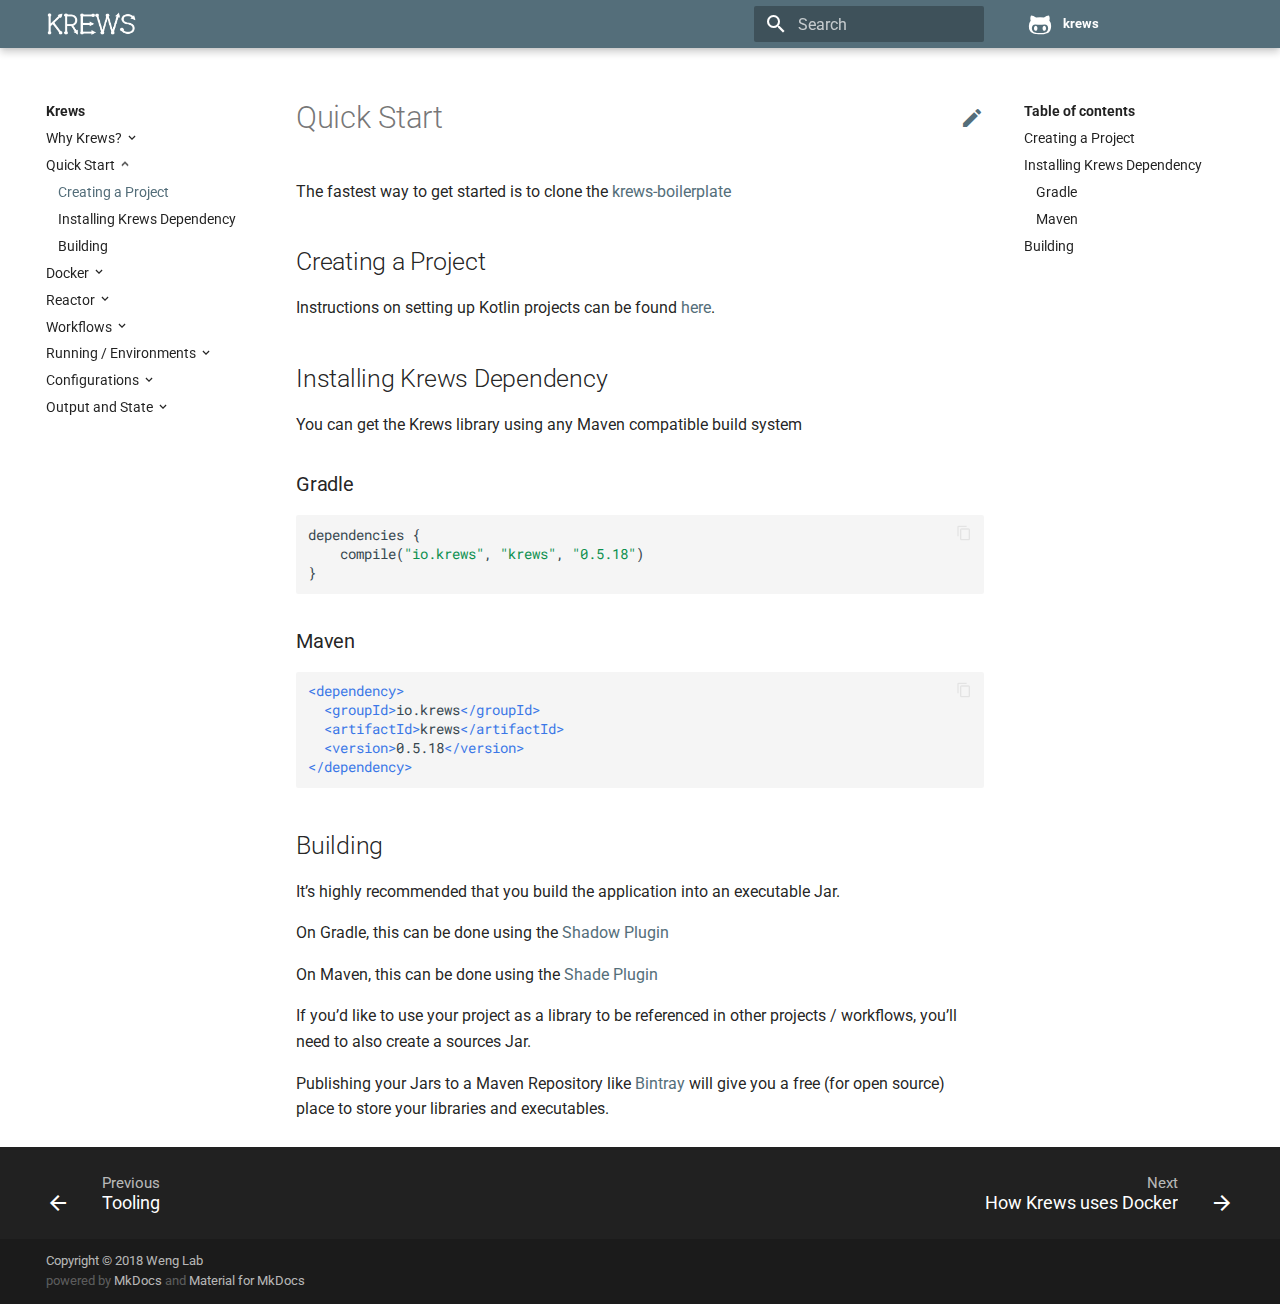
<file: quickstart/index.html>
<!doctype html>
<html lang="en" class="no-js">
  <head>
    
      <meta charset="utf-8">
      <meta name="viewport" content="width=device-width,initial-scale=1">
      <meta http-equiv="x-ua-compatible" content="ie=edge">
      
        <meta name="description" content="Kotlin Reactive Workflows">
      
      
      
        <meta name="author" content="Jason Brooks">
      
      
        <meta name="lang:clipboard.copy" content="Copy to clipboard">
      
        <meta name="lang:clipboard.copied" content="Copied to clipboard">
      
        <meta name="lang:search.language" content="en">
      
        <meta name="lang:search.pipeline.stopwords" content="True">
      
        <meta name="lang:search.pipeline.trimmer" content="True">
      
        <meta name="lang:search.result.none" content="No matching documents">
      
        <meta name="lang:search.result.one" content="1 matching document">
      
        <meta name="lang:search.result.other" content="# matching documents">
      
        <meta name="lang:search.tokenizer" content="[\s\-]+">
      
      <link rel="shortcut icon" href="../img/favicon.ico">
      <meta name="generator" content="mkdocs-1.0.4, mkdocs-material-4.0.2">
    
    
      
        <title>Creating a Project - Krews</title>
      
    
    
      <link rel="stylesheet" href="../assets/stylesheets/application.982221ab.css">
      
        <link rel="stylesheet" href="../assets/stylesheets/application-palette.224b79ff.css">
      
      
        
        
        <meta name="theme-color" content="#546e7a">
      
    
    
      <script src="../assets/javascripts/modernizr.1f0bcf2b.js"></script>
    
    
      
        <link href="https://fonts.gstatic.com" rel="preconnect" crossorigin>
        <link rel="stylesheet" href="https://fonts.googleapis.com/css?family=Roboto:300,400,400i,700|Roboto+Mono">
        <style>body,input{font-family:"Roboto","Helvetica Neue",Helvetica,Arial,sans-serif}code,kbd,pre{font-family:"Roboto Mono","Courier New",Courier,monospace}</style>
      
    
    <link rel="stylesheet" href="../assets/fonts/material-icons.css">
    
    
      <link rel="stylesheet" href="../css/extra.css">
    
    
      
    
    
  </head>
  
    
    
    <body dir="ltr" data-md-color-primary="blue-grey" data-md-color-accent="amber">
  
    <svg class="md-svg">
      <defs>
        
        
          <svg xmlns="http://www.w3.org/2000/svg" width="416" height="448"
    viewBox="0 0 416 448" id="__github">
  <path fill="currentColor" d="M160 304q0 10-3.125 20.5t-10.75 19-18.125
        8.5-18.125-8.5-10.75-19-3.125-20.5 3.125-20.5 10.75-19 18.125-8.5
        18.125 8.5 10.75 19 3.125 20.5zM320 304q0 10-3.125 20.5t-10.75
        19-18.125 8.5-18.125-8.5-10.75-19-3.125-20.5 3.125-20.5 10.75-19
        18.125-8.5 18.125 8.5 10.75 19 3.125 20.5zM360
        304q0-30-17.25-51t-46.75-21q-10.25 0-48.75 5.25-17.75 2.75-39.25
        2.75t-39.25-2.75q-38-5.25-48.75-5.25-29.5 0-46.75 21t-17.25 51q0 22 8
        38.375t20.25 25.75 30.5 15 35 7.375 37.25 1.75h42q20.5 0
        37.25-1.75t35-7.375 30.5-15 20.25-25.75 8-38.375zM416 260q0 51.75-15.25
        82.75-9.5 19.25-26.375 33.25t-35.25 21.5-42.5 11.875-42.875 5.5-41.75
        1.125q-19.5 0-35.5-0.75t-36.875-3.125-38.125-7.5-34.25-12.875-30.25-20.25-21.5-28.75q-15.5-30.75-15.5-82.75
        0-59.25 34-99-6.75-20.5-6.75-42.5 0-29 12.75-54.5 27 0 47.5 9.875t47.25
        30.875q36.75-8.75 77.25-8.75 37 0 70 8 26.25-20.5
        46.75-30.25t47.25-9.75q12.75 25.5 12.75 54.5 0 21.75-6.75 42 34 40 34
        99.5z" />
</svg>
        
      </defs>
    </svg>
    <input class="md-toggle" data-md-toggle="drawer" type="checkbox" id="__drawer" autocomplete="off">
    <input class="md-toggle" data-md-toggle="search" type="checkbox" id="__search" autocomplete="off">
    <label class="md-overlay" data-md-component="overlay" for="__drawer"></label>
    
      <a href="#quick-start" tabindex="1" class="md-skip">
        Skip to content
      </a>
    
    
      <header class="md-header" data-md-component="header">
  <nav class="md-header-nav md-grid">
    <div class="md-flex">
      <div class="md-flex__cell md-flex__cell--shrink">
        <a href=".." title="Krews" class="md-header-nav__button md-logo">
          
            <img src="../img/krews_logo_white.png" width="24" height="24">
          
        </a>
      </div>
      <div class="md-flex__cell md-flex__cell--shrink">
        <label class="md-icon md-icon--menu md-header-nav__button" for="__drawer"></label>
      </div>
      <div class="md-flex__cell md-flex__cell--stretch">
        <div class="md-flex__ellipsis md-header-nav__title" data-md-component="title">
          
            <span class="md-header-nav__topic">
              Krews
            </span>
            <span class="md-header-nav__topic">
              Creating a Project
            </span>
          
        </div>
      </div>
      <div class="md-flex__cell md-flex__cell--shrink">
        
          <label class="md-icon md-icon--search md-header-nav__button" for="__search"></label>
          
<div class="md-search" data-md-component="search" role="dialog">
  <label class="md-search__overlay" for="__search"></label>
  <div class="md-search__inner" role="search">
    <form class="md-search__form" name="search">
      <input type="text" class="md-search__input" name="query" placeholder="Search" autocapitalize="off" autocorrect="off" autocomplete="off" spellcheck="false" data-md-component="query" data-md-state="active">
      <label class="md-icon md-search__icon" for="__search"></label>
      <button type="reset" class="md-icon md-search__icon" data-md-component="reset" tabindex="-1">
        &#xE5CD;
      </button>
    </form>
    <div class="md-search__output">
      <div class="md-search__scrollwrap" data-md-scrollfix>
        <div class="md-search-result" data-md-component="result">
          <div class="md-search-result__meta">
            Type to start searching
          </div>
          <ol class="md-search-result__list"></ol>
        </div>
      </div>
    </div>
  </div>
</div>
        
      </div>
      
        <div class="md-flex__cell md-flex__cell--shrink">
          <div class="md-header-nav__source">
            


  

<a href="https://github.com/weng-lab/krews/" title="Go to repository" class="md-source" data-md-source="github">
  
    <div class="md-source__icon">
      <svg viewBox="0 0 24 24" width="24" height="24">
        <use xlink:href="#__github" width="24" height="24"></use>
      </svg>
    </div>
  
  <div class="md-source__repository">
    krews
  </div>
</a>
          </div>
        </div>
      
    </div>
  </nav>
</header>
    
    <div class="md-container">
      
        
      
      
      <main class="md-main">
        <div class="md-main__inner md-grid" data-md-component="container">
          
            
              <div class="md-sidebar md-sidebar--primary" data-md-component="navigation">
                <div class="md-sidebar__scrollwrap">
                  <div class="md-sidebar__inner">
                    <nav class="md-nav md-nav--primary" data-md-level="0">
  <label class="md-nav__title md-nav__title--site" for="__drawer">
    <a href=".." title="Krews" class="md-nav__button md-logo">
      
        <img src="../img/krews_logo_white.png" width="48" height="48">
      
    </a>
    Krews
  </label>
  
    <div class="md-nav__source">
      


  

<a href="https://github.com/weng-lab/krews/" title="Go to repository" class="md-source" data-md-source="github">
  
    <div class="md-source__icon">
      <svg viewBox="0 0 24 24" width="24" height="24">
        <use xlink:href="#__github" width="24" height="24"></use>
      </svg>
    </div>
  
  <div class="md-source__repository">
    krews
  </div>
</a>
    </div>
  
  <ul class="md-nav__list" data-md-scrollfix>
    
      
      
      


  <li class="md-nav__item md-nav__item--nested">
    
      <input class="md-toggle md-nav__toggle" data-md-toggle="nav-1" type="checkbox" id="nav-1">
    
    <label class="md-nav__link" for="nav-1">
      Why Krews?
    </label>
    <nav class="md-nav" data-md-component="collapsible" data-md-level="1">
      <label class="md-nav__title" for="nav-1">
        Why Krews?
      </label>
      <ul class="md-nav__list" data-md-scrollfix>
        
        
          
          
          


  <li class="md-nav__item">
    <a href="../why_krews/" title="Tooling" class="md-nav__link">
      Tooling
    </a>
  </li>

        
          
          
          


  <li class="md-nav__item">
    <a href="../why_krews/#clean-concise-powerful" title="Clean, Concise, and Powerful" class="md-nav__link">
      Clean, Concise, and Powerful
    </a>
  </li>

        
          
          
          


  <li class="md-nav__item">
    <a href="../why_krews/#docker-native" title="Docker Native" class="md-nav__link">
      Docker Native
    </a>
  </li>

        
          
          
          


  <li class="md-nav__item">
    <a href="../why_krews/#cloud-native" title="Cloud Native" class="md-nav__link">
      Cloud Native
    </a>
  </li>

        
      </ul>
    </nav>
  </li>

    
      
      
      

  


  <li class="md-nav__item md-nav__item--active md-nav__item--nested">
    
      <input class="md-toggle md-nav__toggle" data-md-toggle="nav-2" type="checkbox" id="nav-2" checked>
    
    <label class="md-nav__link" for="nav-2">
      Quick Start
    </label>
    <nav class="md-nav" data-md-component="collapsible" data-md-level="1">
      <label class="md-nav__title" for="nav-2">
        Quick Start
      </label>
      <ul class="md-nav__list" data-md-scrollfix>
        
        
          
          
          

  


  <li class="md-nav__item md-nav__item--active">
    
    <input class="md-toggle md-nav__toggle" data-md-toggle="toc" type="checkbox" id="__toc">
    
      
    
    
      <label class="md-nav__link md-nav__link--active" for="__toc">
        Creating a Project
      </label>
    
    <a href="./" title="Creating a Project" class="md-nav__link md-nav__link--active">
      Creating a Project
    </a>
    
      
<nav class="md-nav md-nav--secondary">
  
  
    
  
  
    <label class="md-nav__title" for="__toc">Table of contents</label>
    <ul class="md-nav__list" data-md-scrollfix>
      
        <li class="md-nav__item">
  <a href="#creating-a-project" title="Creating a Project" class="md-nav__link">
    Creating a Project
  </a>
  
</li>
      
        <li class="md-nav__item">
  <a href="#installing-krews-dependency" title="Installing Krews Dependency" class="md-nav__link">
    Installing Krews Dependency
  </a>
  
    <nav class="md-nav">
      <ul class="md-nav__list">
        
          <li class="md-nav__item">
  <a href="#gradle" title="Gradle" class="md-nav__link">
    Gradle
  </a>
  
</li>
        
          <li class="md-nav__item">
  <a href="#maven" title="Maven" class="md-nav__link">
    Maven
  </a>
  
</li>
        
      </ul>
    </nav>
  
</li>
      
        <li class="md-nav__item">
  <a href="#building" title="Building" class="md-nav__link">
    Building
  </a>
  
</li>
      
      
      
      
      
    </ul>
  
</nav>
    
  </li>

        
          
          
          


  <li class="md-nav__item">
    <a href="#installing-krews-dependency" title="Installing Krews Dependency" class="md-nav__link">
      Installing Krews Dependency
    </a>
  </li>

        
          
          
          


  <li class="md-nav__item">
    <a href="#building" title="Building" class="md-nav__link">
      Building
    </a>
  </li>

        
      </ul>
    </nav>
  </li>

    
      
      
      


  <li class="md-nav__item md-nav__item--nested">
    
      <input class="md-toggle md-nav__toggle" data-md-toggle="nav-3" type="checkbox" id="nav-3">
    
    <label class="md-nav__link" for="nav-3">
      Docker
    </label>
    <nav class="md-nav" data-md-component="collapsible" data-md-level="1">
      <label class="md-nav__title" for="nav-3">
        Docker
      </label>
      <ul class="md-nav__list" data-md-scrollfix>
        
        
          
          
          


  <li class="md-nav__item">
    <a href="../docker/" title="How Krews uses Docker" class="md-nav__link">
      How Krews uses Docker
    </a>
  </li>

        
          
          
          


  <li class="md-nav__item">
    <a href="../docker/#what-about-singularity" title="What about Singularity" class="md-nav__link">
      What about Singularity
    </a>
  </li>

        
      </ul>
    </nav>
  </li>

    
      
      
      


  <li class="md-nav__item md-nav__item--nested">
    
      <input class="md-toggle md-nav__toggle" data-md-toggle="nav-4" type="checkbox" id="nav-4">
    
    <label class="md-nav__link" for="nav-4">
      Reactor
    </label>
    <nav class="md-nav" data-md-component="collapsible" data-md-level="1">
      <label class="md-nav__title" for="nav-4">
        Reactor
      </label>
      <ul class="md-nav__list" data-md-scrollfix>
        
        
          
          
          


  <li class="md-nav__item">
    <a href="../reactor/" title="Publishers, Fluxes, and Monos" class="md-nav__link">
      Publishers, Fluxes, and Monos
    </a>
  </li>

        
          
          
          


  <li class="md-nav__item">
    <a href="../reactor/#flux-and-mono-creation" title="Flux and Mono Creation" class="md-nav__link">
      Flux and Mono Creation
    </a>
  </li>

        
          
          
          


  <li class="md-nav__item">
    <a href="../reactor/#operations" title="Operations" class="md-nav__link">
      Operations
    </a>
  </li>

        
      </ul>
    </nav>
  </li>

    
      
      
      


  <li class="md-nav__item md-nav__item--nested">
    
      <input class="md-toggle md-nav__toggle" data-md-toggle="nav-5" type="checkbox" id="nav-5">
    
    <label class="md-nav__link" for="nav-5">
      Workflows
    </label>
    <nav class="md-nav" data-md-component="collapsible" data-md-level="1">
      <label class="md-nav__title" for="nav-5">
        Workflows
      </label>
      <ul class="md-nav__list" data-md-scrollfix>
        
        
          
          
          


  <li class="md-nav__item">
    <a href="../workflows/" title="Workflow Basics" class="md-nav__link">
      Workflow Basics
    </a>
  </li>

        
          
          
          


  <li class="md-nav__item">
    <a href="../workflows/#tasks" title="Tasks" class="md-nav__link">
      Tasks
    </a>
  </li>

        
          
          
          


  <li class="md-nav__item">
    <a href="../workflows/#files" title="Files" class="md-nav__link">
      Files
    </a>
  </li>

        
          
          
          


  <li class="md-nav__item">
    <a href="../workflows/#params" title="Parameters" class="md-nav__link">
      Parameters
    </a>
  </li>

        
          
          
          


  <li class="md-nav__item">
    <a href="../workflows/#code-organization" title="Code Organization" class="md-nav__link">
      Code Organization
    </a>
  </li>

        
      </ul>
    </nav>
  </li>

    
      
      
      


  <li class="md-nav__item md-nav__item--nested">
    
      <input class="md-toggle md-nav__toggle" data-md-toggle="nav-6" type="checkbox" id="nav-6">
    
    <label class="md-nav__link" for="nav-6">
      Running / Environments
    </label>
    <nav class="md-nav" data-md-component="collapsible" data-md-level="1">
      <label class="md-nav__title" for="nav-6">
        Running / Environments
      </label>
      <ul class="md-nav__list" data-md-scrollfix>
        
        
          
          
          


  <li class="md-nav__item">
    <a href="../running_environments/" title="Running" class="md-nav__link">
      Running
    </a>
  </li>

        
          
          
          


  <li class="md-nav__item">
    <a href="../running_environments/#google" title="Google" class="md-nav__link">
      Google
    </a>
  </li>

        
          
          
          


  <li class="md-nav__item">
    <a href="../execution_environments/#slurm" title="Slurm" class="md-nav__link">
      Slurm
    </a>
  </li>

        
          
          
          


  <li class="md-nav__item">
    <a href="../execution_environments/#local-docker" title="Local Docker" class="md-nav__link">
      Local Docker
    </a>
  </li>

        
      </ul>
    </nav>
  </li>

    
      
      
      


  <li class="md-nav__item md-nav__item--nested">
    
      <input class="md-toggle md-nav__toggle" data-md-toggle="nav-7" type="checkbox" id="nav-7">
    
    <label class="md-nav__link" for="nav-7">
      Configurations
    </label>
    <nav class="md-nav" data-md-component="collapsible" data-md-level="1">
      <label class="md-nav__title" for="nav-7">
        Configurations
      </label>
      <ul class="md-nav__list" data-md-scrollfix>
        
        
          
          
          


  <li class="md-nav__item">
    <a href="../config/" title="Configuration Basics" class="md-nav__link">
      Configuration Basics
    </a>
  </li>

        
          
          
          


  <li class="md-nav__item">
    <a href="../config/#workflow-configurations" title="Workflow Configurations" class="md-nav__link">
      Workflow Configurations
    </a>
  </li>

        
          
          
          


  <li class="md-nav__item">
    <a href="../config/#task-configurations" title="Task Configurations" class="md-nav__link">
      Task Configurations
    </a>
  </li>

        
          
          
          


  <li class="md-nav__item">
    <a href="../config/#parameters" title="Parameters" class="md-nav__link">
      Parameters
    </a>
  </li>

        
      </ul>
    </nav>
  </li>

    
      
      
      


  <li class="md-nav__item md-nav__item--nested">
    
      <input class="md-toggle md-nav__toggle" data-md-toggle="nav-8" type="checkbox" id="nav-8">
    
    <label class="md-nav__link" for="nav-8">
      Output and State
    </label>
    <nav class="md-nav" data-md-component="collapsible" data-md-level="1">
      <label class="md-nav__title" for="nav-8">
        Output and State
      </label>
      <ul class="md-nav__list" data-md-scrollfix>
        
        
          
          
          


  <li class="md-nav__item">
    <a href="../state/" title="Caching" class="md-nav__link">
      Caching
    </a>
  </li>

        
          
          
          


  <li class="md-nav__item">
    <a href="../state/#state" title="State" class="md-nav__link">
      State
    </a>
  </li>

        
          
          
          


  <li class="md-nav__item">
    <a href="../state/#reports" title="Reports" class="md-nav__link">
      Reports
    </a>
  </li>

        
          
          
          


  <li class="md-nav__item">
    <a href="../state/#workflow-output-layout" title="Workflow Output Layout" class="md-nav__link">
      Workflow Output Layout
    </a>
  </li>

        
      </ul>
    </nav>
  </li>

    
  </ul>
</nav>
                  </div>
                </div>
              </div>
            
            
              <div class="md-sidebar md-sidebar--secondary" data-md-component="toc">
                <div class="md-sidebar__scrollwrap">
                  <div class="md-sidebar__inner">
                    
<nav class="md-nav md-nav--secondary">
  
  
    
  
  
    <label class="md-nav__title" for="__toc">Table of contents</label>
    <ul class="md-nav__list" data-md-scrollfix>
      
        <li class="md-nav__item">
  <a href="#creating-a-project" title="Creating a Project" class="md-nav__link">
    Creating a Project
  </a>
  
</li>
      
        <li class="md-nav__item">
  <a href="#installing-krews-dependency" title="Installing Krews Dependency" class="md-nav__link">
    Installing Krews Dependency
  </a>
  
    <nav class="md-nav">
      <ul class="md-nav__list">
        
          <li class="md-nav__item">
  <a href="#gradle" title="Gradle" class="md-nav__link">
    Gradle
  </a>
  
</li>
        
          <li class="md-nav__item">
  <a href="#maven" title="Maven" class="md-nav__link">
    Maven
  </a>
  
</li>
        
      </ul>
    </nav>
  
</li>
      
        <li class="md-nav__item">
  <a href="#building" title="Building" class="md-nav__link">
    Building
  </a>
  
</li>
      
      
      
      
      
    </ul>
  
</nav>
                  </div>
                </div>
              </div>
            
          
          <div class="md-content">
            <article class="md-content__inner md-typeset">
              
                
                  <a href="https://github.com/weng-lab/krews/edit/master/docs/quickstart.md" title="Edit this page" class="md-icon md-content__icon">&#xE3C9;</a>
                
                
                <h1 id="quick-start">Quick Start<a class="headerlink" href="#quick-start" title="Permanent link">&para;</a></h1>
<p>The fastest way to get started is to clone the <a href="https://github.com/weng-lab/krews-boilerplate">krews-boilerplate</a></p>
<h2 id="creating-a-project">Creating a Project<a class="headerlink" href="#creating-a-project" title="Permanent link">&para;</a></h2>
<p>Instructions on setting up Kotlin projects can be found <a href="https://kotlinlang.org/docs/tutorials/getting-started.html">here</a>.</p>
<h2 id="installing-krews-dependency">Installing Krews Dependency<a class="headerlink" href="#installing-krews-dependency" title="Permanent link">&para;</a></h2>
<p>You can get the Krews library using any Maven compatible build system</p>
<h3 id="gradle">Gradle<a class="headerlink" href="#gradle" title="Permanent link">&para;</a></h3>
<div class="codehilite"><pre><span></span><span class="n">dependencies</span> <span class="p">{</span>
    <span class="n">compile</span><span class="p">(</span><span class="s">&quot;io.krews&quot;</span><span class="p">,</span> <span class="s">&quot;krews&quot;</span><span class="p">,</span> <span class="s">&quot;0.5.18&quot;</span><span class="p">)</span>
<span class="p">}</span>
</pre></div>

<h3 id="maven">Maven<a class="headerlink" href="#maven" title="Permanent link">&para;</a></h3>
<div class="codehilite"><pre><span></span><span class="nt">&lt;dependency&gt;</span>
  <span class="nt">&lt;groupId&gt;</span>io.krews<span class="nt">&lt;/groupId&gt;</span>
  <span class="nt">&lt;artifactId&gt;</span>krews<span class="nt">&lt;/artifactId&gt;</span>
  <span class="nt">&lt;version&gt;</span>0.5.18<span class="nt">&lt;/version&gt;</span>
<span class="nt">&lt;/dependency&gt;</span>
</pre></div>

<h2 id="building">Building<a class="headerlink" href="#building" title="Permanent link">&para;</a></h2>
<p>It&rsquo;s highly recommended that you build the application into an executable Jar.</p>
<p>On Gradle, this can be done using the <a href="https://imperceptiblethoughts.com/shadow/">Shadow Plugin</a></p>
<p>On Maven, this can be done using the <a href="https://maven.apache.org/plugins/maven-shade-plugin/examples/executable-jar.html">Shade Plugin</a></p>
<p>If you&rsquo;d like to use your project as a library to be referenced in other projects / workflows, 
you&rsquo;ll need to also create a sources Jar.</p>
<p>Publishing your Jars to a Maven Repository like <a href="https://bintray.com">Bintray</a> will give you a free (for open source) 
place to store your libraries and executables.</p>
                
                  
                
              
              
                


              
            </article>
          </div>
        </div>
      </main>
      
        
<footer class="md-footer">
  
    <div class="md-footer-nav">
      <nav class="md-footer-nav__inner md-grid">
        
          <a href="../why_krews/" title="Tooling" class="md-flex md-footer-nav__link md-footer-nav__link--prev" rel="prev">
            <div class="md-flex__cell md-flex__cell--shrink">
              <i class="md-icon md-icon--arrow-back md-footer-nav__button"></i>
            </div>
            <div class="md-flex__cell md-flex__cell--stretch md-footer-nav__title">
              <span class="md-flex__ellipsis">
                <span class="md-footer-nav__direction">
                  Previous
                </span>
                Tooling
              </span>
            </div>
          </a>
        
        
          <a href="../docker/" title="How Krews uses Docker" class="md-flex md-footer-nav__link md-footer-nav__link--next" rel="next">
            <div class="md-flex__cell md-flex__cell--stretch md-footer-nav__title">
              <span class="md-flex__ellipsis">
                <span class="md-footer-nav__direction">
                  Next
                </span>
                How Krews uses Docker
              </span>
            </div>
            <div class="md-flex__cell md-flex__cell--shrink">
              <i class="md-icon md-icon--arrow-forward md-footer-nav__button"></i>
            </div>
          </a>
        
      </nav>
    </div>
  
  <div class="md-footer-meta md-typeset">
    <div class="md-footer-meta__inner md-grid">
      <div class="md-footer-copyright">
        
          <div class="md-footer-copyright__highlight">
            Copyright &copy; 2018 Weng Lab
          </div>
        
        powered by
        <a href="https://www.mkdocs.org">MkDocs</a>
        and
        <a href="https://squidfunk.github.io/mkdocs-material/">
          Material for MkDocs</a>
      </div>
      
    </div>
  </div>
</footer>
      
    </div>
    
      <script src="../assets/javascripts/application.d9aa80ab.js"></script>
      
      <script>app.initialize({version:"1.0.4",url:{base:".."}})</script>
      
    
  </body>
</html>
</file>
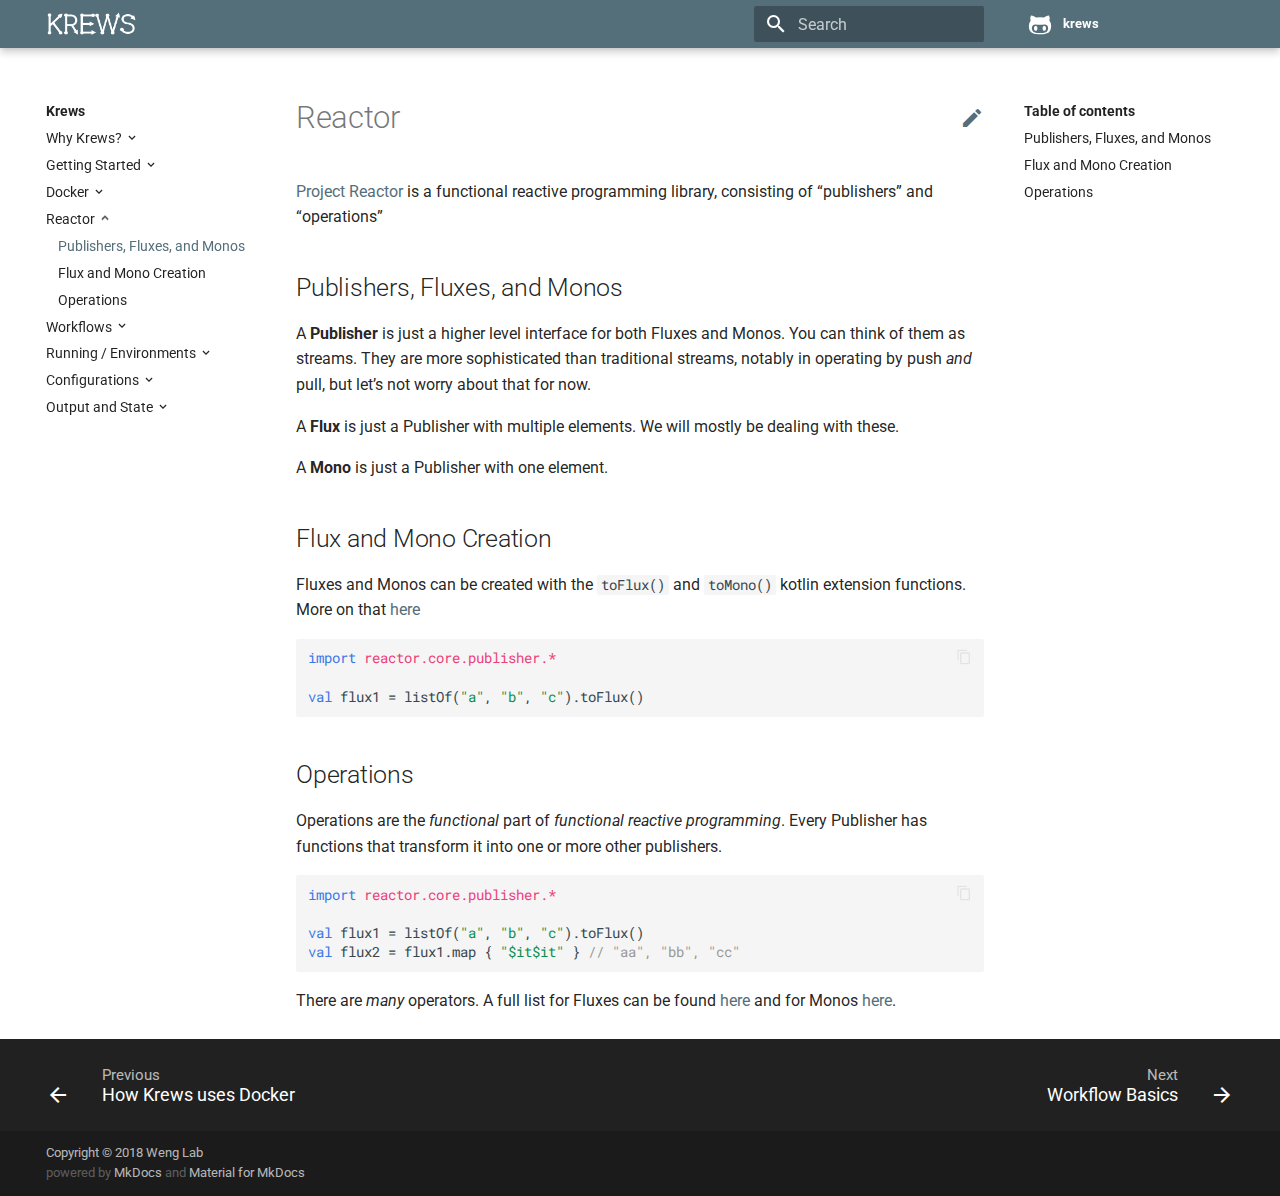
<file: reactor/index.html>
<!doctype html>
<html lang="en" class="no-js">
  <head>
    
      <meta charset="utf-8">
      <meta name="viewport" content="width=device-width,initial-scale=1">
      <meta http-equiv="x-ua-compatible" content="ie=edge">
      
        <meta name="description" content="Kotlin Reactive Workflows">
      
      
      
        <meta name="author" content="Jason Brooks">
      
      
        <meta name="lang:clipboard.copy" content="Copy to clipboard">
      
        <meta name="lang:clipboard.copied" content="Copied to clipboard">
      
        <meta name="lang:search.language" content="en">
      
        <meta name="lang:search.pipeline.stopwords" content="True">
      
        <meta name="lang:search.pipeline.trimmer" content="True">
      
        <meta name="lang:search.result.none" content="No matching documents">
      
        <meta name="lang:search.result.one" content="1 matching document">
      
        <meta name="lang:search.result.other" content="# matching documents">
      
        <meta name="lang:search.tokenizer" content="[\s\-]+">
      
      <link rel="shortcut icon" href="../img/favicon.ico">
      <meta name="generator" content="mkdocs-1.0.4, mkdocs-material-4.0.2">
    
    
      
        <title>Publishers, Fluxes, and Monos - Krews</title>
      
    
    
      <link rel="stylesheet" href="../assets/stylesheets/application.982221ab.css">
      
        <link rel="stylesheet" href="../assets/stylesheets/application-palette.224b79ff.css">
      
      
        
        
        <meta name="theme-color" content="#546e7a">
      
    
    
      <script src="../assets/javascripts/modernizr.1f0bcf2b.js"></script>
    
    
      
        <link href="https://fonts.gstatic.com" rel="preconnect" crossorigin>
        <link rel="stylesheet" href="https://fonts.googleapis.com/css?family=Roboto:300,400,400i,700|Roboto+Mono">
        <style>body,input{font-family:"Roboto","Helvetica Neue",Helvetica,Arial,sans-serif}code,kbd,pre{font-family:"Roboto Mono","Courier New",Courier,monospace}</style>
      
    
    <link rel="stylesheet" href="../assets/fonts/material-icons.css">
    
    
      <link rel="stylesheet" href="../css/extra.css">
    
    
      
    
    
  </head>
  
    
    
    <body dir="ltr" data-md-color-primary="blue-grey" data-md-color-accent="amber">
  
    <svg class="md-svg">
      <defs>
        
        
          <svg xmlns="http://www.w3.org/2000/svg" width="416" height="448"
    viewBox="0 0 416 448" id="__github">
  <path fill="currentColor" d="M160 304q0 10-3.125 20.5t-10.75 19-18.125
        8.5-18.125-8.5-10.75-19-3.125-20.5 3.125-20.5 10.75-19 18.125-8.5
        18.125 8.5 10.75 19 3.125 20.5zM320 304q0 10-3.125 20.5t-10.75
        19-18.125 8.5-18.125-8.5-10.75-19-3.125-20.5 3.125-20.5 10.75-19
        18.125-8.5 18.125 8.5 10.75 19 3.125 20.5zM360
        304q0-30-17.25-51t-46.75-21q-10.25 0-48.75 5.25-17.75 2.75-39.25
        2.75t-39.25-2.75q-38-5.25-48.75-5.25-29.5 0-46.75 21t-17.25 51q0 22 8
        38.375t20.25 25.75 30.5 15 35 7.375 37.25 1.75h42q20.5 0
        37.25-1.75t35-7.375 30.5-15 20.25-25.75 8-38.375zM416 260q0 51.75-15.25
        82.75-9.5 19.25-26.375 33.25t-35.25 21.5-42.5 11.875-42.875 5.5-41.75
        1.125q-19.5 0-35.5-0.75t-36.875-3.125-38.125-7.5-34.25-12.875-30.25-20.25-21.5-28.75q-15.5-30.75-15.5-82.75
        0-59.25 34-99-6.75-20.5-6.75-42.5 0-29 12.75-54.5 27 0 47.5 9.875t47.25
        30.875q36.75-8.75 77.25-8.75 37 0 70 8 26.25-20.5
        46.75-30.25t47.25-9.75q12.75 25.5 12.75 54.5 0 21.75-6.75 42 34 40 34
        99.5z" />
</svg>
        
      </defs>
    </svg>
    <input class="md-toggle" data-md-toggle="drawer" type="checkbox" id="__drawer" autocomplete="off">
    <input class="md-toggle" data-md-toggle="search" type="checkbox" id="__search" autocomplete="off">
    <label class="md-overlay" data-md-component="overlay" for="__drawer"></label>
    
      <a href="#reactor" tabindex="1" class="md-skip">
        Skip to content
      </a>
    
    
      <header class="md-header" data-md-component="header">
  <nav class="md-header-nav md-grid">
    <div class="md-flex">
      <div class="md-flex__cell md-flex__cell--shrink">
        <a href=".." title="Krews" class="md-header-nav__button md-logo">
          
            <img src="../img/krews_logo_white.png" width="24" height="24">
          
        </a>
      </div>
      <div class="md-flex__cell md-flex__cell--shrink">
        <label class="md-icon md-icon--menu md-header-nav__button" for="__drawer"></label>
      </div>
      <div class="md-flex__cell md-flex__cell--stretch">
        <div class="md-flex__ellipsis md-header-nav__title" data-md-component="title">
          
            <span class="md-header-nav__topic">
              Krews
            </span>
            <span class="md-header-nav__topic">
              Publishers, Fluxes, and Monos
            </span>
          
        </div>
      </div>
      <div class="md-flex__cell md-flex__cell--shrink">
        
          <label class="md-icon md-icon--search md-header-nav__button" for="__search"></label>
          
<div class="md-search" data-md-component="search" role="dialog">
  <label class="md-search__overlay" for="__search"></label>
  <div class="md-search__inner" role="search">
    <form class="md-search__form" name="search">
      <input type="text" class="md-search__input" name="query" placeholder="Search" autocapitalize="off" autocorrect="off" autocomplete="off" spellcheck="false" data-md-component="query" data-md-state="active">
      <label class="md-icon md-search__icon" for="__search"></label>
      <button type="reset" class="md-icon md-search__icon" data-md-component="reset" tabindex="-1">
        &#xE5CD;
      </button>
    </form>
    <div class="md-search__output">
      <div class="md-search__scrollwrap" data-md-scrollfix>
        <div class="md-search-result" data-md-component="result">
          <div class="md-search-result__meta">
            Type to start searching
          </div>
          <ol class="md-search-result__list"></ol>
        </div>
      </div>
    </div>
  </div>
</div>
        
      </div>
      
        <div class="md-flex__cell md-flex__cell--shrink">
          <div class="md-header-nav__source">
            


  

<a href="https://github.com/weng-lab/krews/" title="Go to repository" class="md-source" data-md-source="github">
  
    <div class="md-source__icon">
      <svg viewBox="0 0 24 24" width="24" height="24">
        <use xlink:href="#__github" width="24" height="24"></use>
      </svg>
    </div>
  
  <div class="md-source__repository">
    krews
  </div>
</a>
          </div>
        </div>
      
    </div>
  </nav>
</header>
    
    <div class="md-container">
      
        
      
      
      <main class="md-main">
        <div class="md-main__inner md-grid" data-md-component="container">
          
            
              <div class="md-sidebar md-sidebar--primary" data-md-component="navigation">
                <div class="md-sidebar__scrollwrap">
                  <div class="md-sidebar__inner">
                    <nav class="md-nav md-nav--primary" data-md-level="0">
  <label class="md-nav__title md-nav__title--site" for="__drawer">
    <a href=".." title="Krews" class="md-nav__button md-logo">
      
        <img src="../img/krews_logo_white.png" width="48" height="48">
      
    </a>
    Krews
  </label>
  
    <div class="md-nav__source">
      


  

<a href="https://github.com/weng-lab/krews/" title="Go to repository" class="md-source" data-md-source="github">
  
    <div class="md-source__icon">
      <svg viewBox="0 0 24 24" width="24" height="24">
        <use xlink:href="#__github" width="24" height="24"></use>
      </svg>
    </div>
  
  <div class="md-source__repository">
    krews
  </div>
</a>
    </div>
  
  <ul class="md-nav__list" data-md-scrollfix>
    
      
      
      


  <li class="md-nav__item md-nav__item--nested">
    
      <input class="md-toggle md-nav__toggle" data-md-toggle="nav-1" type="checkbox" id="nav-1">
    
    <label class="md-nav__link" for="nav-1">
      Why Krews?
    </label>
    <nav class="md-nav" data-md-component="collapsible" data-md-level="1">
      <label class="md-nav__title" for="nav-1">
        Why Krews?
      </label>
      <ul class="md-nav__list" data-md-scrollfix>
        
        
          
          
          


  <li class="md-nav__item">
    <a href="../why_krews/" title="Tooling" class="md-nav__link">
      Tooling
    </a>
  </li>

        
          
          
          


  <li class="md-nav__item">
    <a href="../why_krews/#clean-concise-powerful" title="Clean, Concise, and Powerful" class="md-nav__link">
      Clean, Concise, and Powerful
    </a>
  </li>

        
          
          
          


  <li class="md-nav__item">
    <a href="../why_krews/#docker-native" title="Docker Native" class="md-nav__link">
      Docker Native
    </a>
  </li>

        
          
          
          


  <li class="md-nav__item">
    <a href="../why_krews/#cloud-native" title="Cloud Native" class="md-nav__link">
      Cloud Native
    </a>
  </li>

        
      </ul>
    </nav>
  </li>

    
      
      
      


  <li class="md-nav__item md-nav__item--nested">
    
      <input class="md-toggle md-nav__toggle" data-md-toggle="nav-2" type="checkbox" id="nav-2">
    
    <label class="md-nav__link" for="nav-2">
      Getting Started
    </label>
    <nav class="md-nav" data-md-component="collapsible" data-md-level="1">
      <label class="md-nav__title" for="nav-2">
        Getting Started
      </label>
      <ul class="md-nav__list" data-md-scrollfix>
        
        
          
          
          


  <li class="md-nav__item">
    <a href="../getting_started/" title="Using the Boilerplate (Recommended)" class="md-nav__link">
      Using the Boilerplate (Recommended)
    </a>
  </li>

        
          
          
          


  <li class="md-nav__item">
    <a href="../getting_started/#creating-a-project-from-scratch" title="From Scratch" class="md-nav__link">
      From Scratch
    </a>
  </li>

        
      </ul>
    </nav>
  </li>

    
      
      
      


  <li class="md-nav__item md-nav__item--nested">
    
      <input class="md-toggle md-nav__toggle" data-md-toggle="nav-3" type="checkbox" id="nav-3">
    
    <label class="md-nav__link" for="nav-3">
      Docker
    </label>
    <nav class="md-nav" data-md-component="collapsible" data-md-level="1">
      <label class="md-nav__title" for="nav-3">
        Docker
      </label>
      <ul class="md-nav__list" data-md-scrollfix>
        
        
          
          
          


  <li class="md-nav__item">
    <a href="../docker/" title="How Krews uses Docker" class="md-nav__link">
      How Krews uses Docker
    </a>
  </li>

        
          
          
          


  <li class="md-nav__item">
    <a href="../docker/#what-about-singularity" title="What about Singularity" class="md-nav__link">
      What about Singularity
    </a>
  </li>

        
      </ul>
    </nav>
  </li>

    
      
      
      

  


  <li class="md-nav__item md-nav__item--active md-nav__item--nested">
    
      <input class="md-toggle md-nav__toggle" data-md-toggle="nav-4" type="checkbox" id="nav-4" checked>
    
    <label class="md-nav__link" for="nav-4">
      Reactor
    </label>
    <nav class="md-nav" data-md-component="collapsible" data-md-level="1">
      <label class="md-nav__title" for="nav-4">
        Reactor
      </label>
      <ul class="md-nav__list" data-md-scrollfix>
        
        
          
          
          

  


  <li class="md-nav__item md-nav__item--active">
    
    <input class="md-toggle md-nav__toggle" data-md-toggle="toc" type="checkbox" id="__toc">
    
      
    
    
      <label class="md-nav__link md-nav__link--active" for="__toc">
        Publishers, Fluxes, and Monos
      </label>
    
    <a href="./" title="Publishers, Fluxes, and Monos" class="md-nav__link md-nav__link--active">
      Publishers, Fluxes, and Monos
    </a>
    
      
<nav class="md-nav md-nav--secondary">
  
  
    
  
  
    <label class="md-nav__title" for="__toc">Table of contents</label>
    <ul class="md-nav__list" data-md-scrollfix>
      
        <li class="md-nav__item">
  <a href="#publishers-fluxes-and-monos" title="Publishers, Fluxes, and Monos" class="md-nav__link">
    Publishers, Fluxes, and Monos
  </a>
  
</li>
      
        <li class="md-nav__item">
  <a href="#flux-and-mono-creation" title="Flux and Mono Creation" class="md-nav__link">
    Flux and Mono Creation
  </a>
  
</li>
      
        <li class="md-nav__item">
  <a href="#operations" title="Operations" class="md-nav__link">
    Operations
  </a>
  
</li>
      
      
      
      
      
    </ul>
  
</nav>
    
  </li>

        
          
          
          


  <li class="md-nav__item">
    <a href="#flux-and-mono-creation" title="Flux and Mono Creation" class="md-nav__link">
      Flux and Mono Creation
    </a>
  </li>

        
          
          
          


  <li class="md-nav__item">
    <a href="#operations" title="Operations" class="md-nav__link">
      Operations
    </a>
  </li>

        
      </ul>
    </nav>
  </li>

    
      
      
      


  <li class="md-nav__item md-nav__item--nested">
    
      <input class="md-toggle md-nav__toggle" data-md-toggle="nav-5" type="checkbox" id="nav-5">
    
    <label class="md-nav__link" for="nav-5">
      Workflows
    </label>
    <nav class="md-nav" data-md-component="collapsible" data-md-level="1">
      <label class="md-nav__title" for="nav-5">
        Workflows
      </label>
      <ul class="md-nav__list" data-md-scrollfix>
        
        
          
          
          


  <li class="md-nav__item">
    <a href="../workflows/" title="Workflow Basics" class="md-nav__link">
      Workflow Basics
    </a>
  </li>

        
          
          
          


  <li class="md-nav__item">
    <a href="../workflows/#tasks" title="Tasks" class="md-nav__link">
      Tasks
    </a>
  </li>

        
          
          
          


  <li class="md-nav__item">
    <a href="../workflows/#files" title="Files" class="md-nav__link">
      Files
    </a>
  </li>

        
          
          
          


  <li class="md-nav__item">
    <a href="../workflows/#params" title="Parameters" class="md-nav__link">
      Parameters
    </a>
  </li>

        
          
          
          


  <li class="md-nav__item">
    <a href="../workflows/#grouping" title="Grouping" class="md-nav__link">
      Grouping
    </a>
  </li>

        
          
          
          


  <li class="md-nav__item">
    <a href="../workflows/#code-organization" title="Code Organization" class="md-nav__link">
      Code Organization
    </a>
  </li>

        
      </ul>
    </nav>
  </li>

    
      
      
      


  <li class="md-nav__item md-nav__item--nested">
    
      <input class="md-toggle md-nav__toggle" data-md-toggle="nav-6" type="checkbox" id="nav-6">
    
    <label class="md-nav__link" for="nav-6">
      Running / Environments
    </label>
    <nav class="md-nav" data-md-component="collapsible" data-md-level="1">
      <label class="md-nav__title" for="nav-6">
        Running / Environments
      </label>
      <ul class="md-nav__list" data-md-scrollfix>
        
        
          
          
          


  <li class="md-nav__item">
    <a href="../running_environments/" title="Running" class="md-nav__link">
      Running
    </a>
  </li>

        
          
          
          


  <li class="md-nav__item">
    <a href="../running_environments/#google" title="Google" class="md-nav__link">
      Google
    </a>
  </li>

        
          
          
          


  <li class="md-nav__item">
    <a href="../execution_environments/#slurm" title="Slurm" class="md-nav__link">
      Slurm
    </a>
  </li>

        
          
          
          


  <li class="md-nav__item">
    <a href="../execution_environments/#local-docker" title="Local Docker" class="md-nav__link">
      Local Docker
    </a>
  </li>

        
      </ul>
    </nav>
  </li>

    
      
      
      


  <li class="md-nav__item md-nav__item--nested">
    
      <input class="md-toggle md-nav__toggle" data-md-toggle="nav-7" type="checkbox" id="nav-7">
    
    <label class="md-nav__link" for="nav-7">
      Configurations
    </label>
    <nav class="md-nav" data-md-component="collapsible" data-md-level="1">
      <label class="md-nav__title" for="nav-7">
        Configurations
      </label>
      <ul class="md-nav__list" data-md-scrollfix>
        
        
          
          
          


  <li class="md-nav__item">
    <a href="../config/" title="Configuration Basics" class="md-nav__link">
      Configuration Basics
    </a>
  </li>

        
          
          
          


  <li class="md-nav__item">
    <a href="../config/#workflow-configurations" title="Workflow Configurations" class="md-nav__link">
      Workflow Configurations
    </a>
  </li>

        
          
          
          


  <li class="md-nav__item">
    <a href="../config/#task-configurations" title="Task Configurations" class="md-nav__link">
      Task Configurations
    </a>
  </li>

        
          
          
          


  <li class="md-nav__item">
    <a href="../config/#parameters" title="Parameters" class="md-nav__link">
      Parameters
    </a>
  </li>

        
      </ul>
    </nav>
  </li>

    
      
      
      


  <li class="md-nav__item md-nav__item--nested">
    
      <input class="md-toggle md-nav__toggle" data-md-toggle="nav-8" type="checkbox" id="nav-8">
    
    <label class="md-nav__link" for="nav-8">
      Output and State
    </label>
    <nav class="md-nav" data-md-component="collapsible" data-md-level="1">
      <label class="md-nav__title" for="nav-8">
        Output and State
      </label>
      <ul class="md-nav__list" data-md-scrollfix>
        
        
          
          
          


  <li class="md-nav__item">
    <a href="../state/" title="Caching" class="md-nav__link">
      Caching
    </a>
  </li>

        
          
          
          


  <li class="md-nav__item">
    <a href="../state/#state" title="State" class="md-nav__link">
      State
    </a>
  </li>

        
          
          
          


  <li class="md-nav__item">
    <a href="../state/#reports" title="Reports" class="md-nav__link">
      Reports
    </a>
  </li>

        
          
          
          


  <li class="md-nav__item">
    <a href="../state/#workflow-output-layout" title="Workflow Output Layout" class="md-nav__link">
      Workflow Output Layout
    </a>
  </li>

        
      </ul>
    </nav>
  </li>

    
  </ul>
</nav>
                  </div>
                </div>
              </div>
            
            
              <div class="md-sidebar md-sidebar--secondary" data-md-component="toc">
                <div class="md-sidebar__scrollwrap">
                  <div class="md-sidebar__inner">
                    
<nav class="md-nav md-nav--secondary">
  
  
    
  
  
    <label class="md-nav__title" for="__toc">Table of contents</label>
    <ul class="md-nav__list" data-md-scrollfix>
      
        <li class="md-nav__item">
  <a href="#publishers-fluxes-and-monos" title="Publishers, Fluxes, and Monos" class="md-nav__link">
    Publishers, Fluxes, and Monos
  </a>
  
</li>
      
        <li class="md-nav__item">
  <a href="#flux-and-mono-creation" title="Flux and Mono Creation" class="md-nav__link">
    Flux and Mono Creation
  </a>
  
</li>
      
        <li class="md-nav__item">
  <a href="#operations" title="Operations" class="md-nav__link">
    Operations
  </a>
  
</li>
      
      
      
      
      
    </ul>
  
</nav>
                  </div>
                </div>
              </div>
            
          
          <div class="md-content">
            <article class="md-content__inner md-typeset">
              
                
                  <a href="https://github.com/weng-lab/krews/edit/master/docs/reactor.md" title="Edit this page" class="md-icon md-content__icon">&#xE3C9;</a>
                
                
                <h1 id="reactor">Reactor<a class="headerlink" href="#reactor" title="Permanent link">&para;</a></h1>
<p><a href="https://projectreactor.io/">Project Reactor</a> is a functional reactive programming library, consisting of 
&ldquo;publishers&rdquo; and &ldquo;operations&rdquo;</p>
<h2 id="publishers-fluxes-and-monos">Publishers, Fluxes, and Monos<a class="headerlink" href="#publishers-fluxes-and-monos" title="Permanent link">&para;</a></h2>
<p>A <strong>Publisher</strong> is just a higher level interface for both Fluxes and Monos. You can think of them as streams. 
They are more sophisticated than traditional streams, notably in operating by push <em>and</em> pull, but let&rsquo;s not 
worry about that for now.</p>
<p>A <strong>Flux</strong> is just a Publisher with multiple elements. We will mostly be dealing with these.</p>
<p>A <strong>Mono</strong> is just a Publisher with one element.</p>
<h2 id="flux-and-mono-creation">Flux and Mono Creation<a class="headerlink" href="#flux-and-mono-creation" title="Permanent link">&para;</a></h2>
<p>Fluxes and Monos can be created with the <code>toFlux()</code> and <code>toMono()</code> kotlin extension functions. More on that 
<a href="https://projectreactor.io/docs/core/release/reference/#kotlin-extensions">here</a></p>
<div class="codehilite"><pre><span></span><span class="k">import</span> <span class="nn">reactor.core.publisher.*</span>

<span class="k">val</span> <span class="py">flux1</span> <span class="p">=</span> <span class="n">listOf</span><span class="p">(</span><span class="s">&quot;a&quot;</span><span class="p">,</span> <span class="s">&quot;b&quot;</span><span class="p">,</span> <span class="s">&quot;c&quot;</span><span class="p">).</span><span class="n">toFlux</span><span class="p">()</span>
</pre></div>

<h2 id="operations">Operations<a class="headerlink" href="#operations" title="Permanent link">&para;</a></h2>
<p>Operations are the <em>functional</em> part of <em>functional reactive programming</em>. Every Publisher has functions that 
transform it into one or more other publishers.</p>
<div class="codehilite"><pre><span></span><span class="k">import</span> <span class="nn">reactor.core.publisher.*</span>

<span class="k">val</span> <span class="py">flux1</span> <span class="p">=</span> <span class="n">listOf</span><span class="p">(</span><span class="s">&quot;a&quot;</span><span class="p">,</span> <span class="s">&quot;b&quot;</span><span class="p">,</span> <span class="s">&quot;c&quot;</span><span class="p">).</span><span class="n">toFlux</span><span class="p">()</span>
<span class="k">val</span> <span class="py">flux2</span> <span class="p">=</span> <span class="n">flux1</span><span class="p">.</span><span class="n">map</span> <span class="p">{</span> <span class="s">&quot;$it$it&quot;</span> <span class="p">}</span> <span class="c1">// &quot;aa&quot;, &quot;bb&quot;, &quot;cc&quot; </span>
</pre></div>

<p>There are <em>many</em> operators. A full list for Fluxes can be found 
<a href="https://projectreactor.io/docs/core/release/api/reactor/core/publisher/Flux.html">here</a> and for Monos 
<a href="https://projectreactor.io/docs/core/release/api/reactor/core/publisher/Mono.html">here</a>.</p>
                
                  
                
              
              
                


              
            </article>
          </div>
        </div>
      </main>
      
        
<footer class="md-footer">
  
    <div class="md-footer-nav">
      <nav class="md-footer-nav__inner md-grid">
        
          <a href="../docker/" title="How Krews uses Docker" class="md-flex md-footer-nav__link md-footer-nav__link--prev" rel="prev">
            <div class="md-flex__cell md-flex__cell--shrink">
              <i class="md-icon md-icon--arrow-back md-footer-nav__button"></i>
            </div>
            <div class="md-flex__cell md-flex__cell--stretch md-footer-nav__title">
              <span class="md-flex__ellipsis">
                <span class="md-footer-nav__direction">
                  Previous
                </span>
                How Krews uses Docker
              </span>
            </div>
          </a>
        
        
          <a href="../workflows/" title="Workflow Basics" class="md-flex md-footer-nav__link md-footer-nav__link--next" rel="next">
            <div class="md-flex__cell md-flex__cell--stretch md-footer-nav__title">
              <span class="md-flex__ellipsis">
                <span class="md-footer-nav__direction">
                  Next
                </span>
                Workflow Basics
              </span>
            </div>
            <div class="md-flex__cell md-flex__cell--shrink">
              <i class="md-icon md-icon--arrow-forward md-footer-nav__button"></i>
            </div>
          </a>
        
      </nav>
    </div>
  
  <div class="md-footer-meta md-typeset">
    <div class="md-footer-meta__inner md-grid">
      <div class="md-footer-copyright">
        
          <div class="md-footer-copyright__highlight">
            Copyright &copy; 2018 Weng Lab
          </div>
        
        powered by
        <a href="https://www.mkdocs.org">MkDocs</a>
        and
        <a href="https://squidfunk.github.io/mkdocs-material/">
          Material for MkDocs</a>
      </div>
      
    </div>
  </div>
</footer>
      
    </div>
    
      <script src="../assets/javascripts/application.d9aa80ab.js"></script>
      
      <script>app.initialize({version:"1.0.4",url:{base:".."}})</script>
      
    
  </body>
</html>
</file>
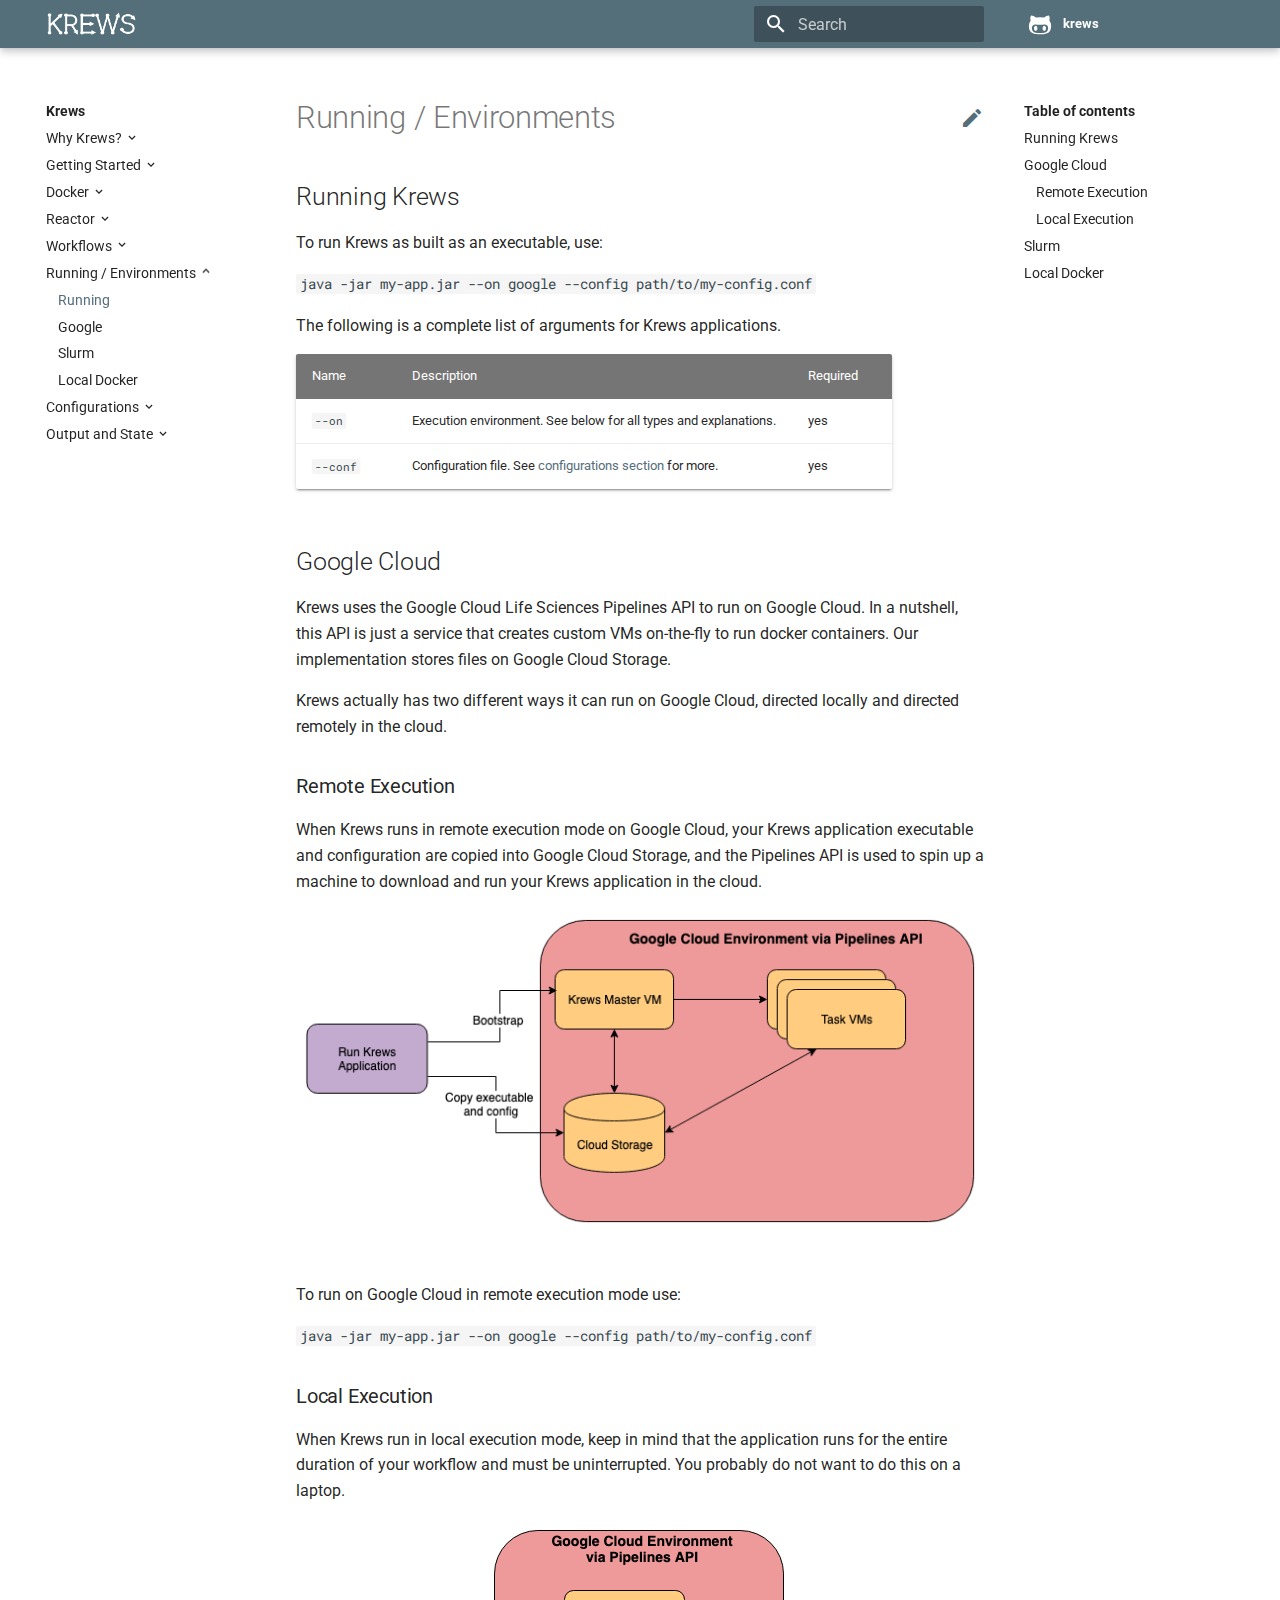
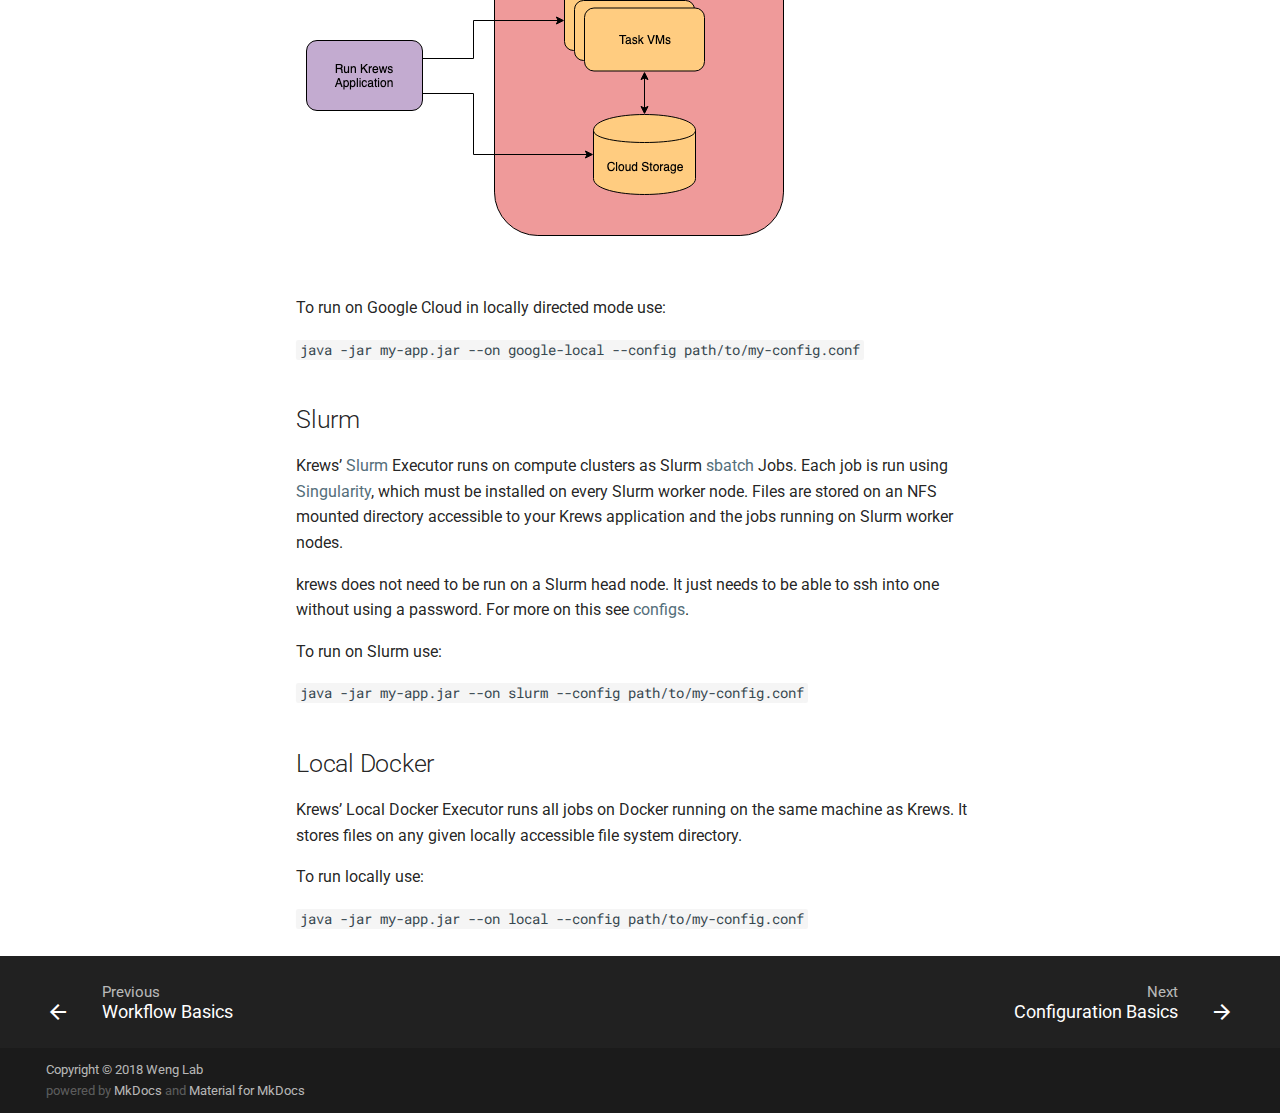
<file: running_environments/index.html>
<!doctype html>
<html lang="en" class="no-js">
  <head>
    
      <meta charset="utf-8">
      <meta name="viewport" content="width=device-width,initial-scale=1">
      <meta http-equiv="x-ua-compatible" content="ie=edge">
      
        <meta name="description" content="Kotlin Reactive Workflows">
      
      
      
        <meta name="author" content="Jason Brooks">
      
      
        <meta name="lang:clipboard.copy" content="Copy to clipboard">
      
        <meta name="lang:clipboard.copied" content="Copied to clipboard">
      
        <meta name="lang:search.language" content="en">
      
        <meta name="lang:search.pipeline.stopwords" content="True">
      
        <meta name="lang:search.pipeline.trimmer" content="True">
      
        <meta name="lang:search.result.none" content="No matching documents">
      
        <meta name="lang:search.result.one" content="1 matching document">
      
        <meta name="lang:search.result.other" content="# matching documents">
      
        <meta name="lang:search.tokenizer" content="[\s\-]+">
      
      <link rel="shortcut icon" href="../img/favicon.ico">
      <meta name="generator" content="mkdocs-1.0.4, mkdocs-material-4.0.2">
    
    
      
        <title>Running - Krews</title>
      
    
    
      <link rel="stylesheet" href="../assets/stylesheets/application.982221ab.css">
      
        <link rel="stylesheet" href="../assets/stylesheets/application-palette.224b79ff.css">
      
      
        
        
        <meta name="theme-color" content="#546e7a">
      
    
    
      <script src="../assets/javascripts/modernizr.1f0bcf2b.js"></script>
    
    
      
        <link href="https://fonts.gstatic.com" rel="preconnect" crossorigin>
        <link rel="stylesheet" href="https://fonts.googleapis.com/css?family=Roboto:300,400,400i,700|Roboto+Mono">
        <style>body,input{font-family:"Roboto","Helvetica Neue",Helvetica,Arial,sans-serif}code,kbd,pre{font-family:"Roboto Mono","Courier New",Courier,monospace}</style>
      
    
    <link rel="stylesheet" href="../assets/fonts/material-icons.css">
    
    
      <link rel="stylesheet" href="../css/extra.css">
    
    
      
    
    
  </head>
  
    
    
    <body dir="ltr" data-md-color-primary="blue-grey" data-md-color-accent="amber">
  
    <svg class="md-svg">
      <defs>
        
        
          <svg xmlns="http://www.w3.org/2000/svg" width="416" height="448"
    viewBox="0 0 416 448" id="__github">
  <path fill="currentColor" d="M160 304q0 10-3.125 20.5t-10.75 19-18.125
        8.5-18.125-8.5-10.75-19-3.125-20.5 3.125-20.5 10.75-19 18.125-8.5
        18.125 8.5 10.75 19 3.125 20.5zM320 304q0 10-3.125 20.5t-10.75
        19-18.125 8.5-18.125-8.5-10.75-19-3.125-20.5 3.125-20.5 10.75-19
        18.125-8.5 18.125 8.5 10.75 19 3.125 20.5zM360
        304q0-30-17.25-51t-46.75-21q-10.25 0-48.75 5.25-17.75 2.75-39.25
        2.75t-39.25-2.75q-38-5.25-48.75-5.25-29.5 0-46.75 21t-17.25 51q0 22 8
        38.375t20.25 25.75 30.5 15 35 7.375 37.25 1.75h42q20.5 0
        37.25-1.75t35-7.375 30.5-15 20.25-25.75 8-38.375zM416 260q0 51.75-15.25
        82.75-9.5 19.25-26.375 33.25t-35.25 21.5-42.5 11.875-42.875 5.5-41.75
        1.125q-19.5 0-35.5-0.75t-36.875-3.125-38.125-7.5-34.25-12.875-30.25-20.25-21.5-28.75q-15.5-30.75-15.5-82.75
        0-59.25 34-99-6.75-20.5-6.75-42.5 0-29 12.75-54.5 27 0 47.5 9.875t47.25
        30.875q36.75-8.75 77.25-8.75 37 0 70 8 26.25-20.5
        46.75-30.25t47.25-9.75q12.75 25.5 12.75 54.5 0 21.75-6.75 42 34 40 34
        99.5z" />
</svg>
        
      </defs>
    </svg>
    <input class="md-toggle" data-md-toggle="drawer" type="checkbox" id="__drawer" autocomplete="off">
    <input class="md-toggle" data-md-toggle="search" type="checkbox" id="__search" autocomplete="off">
    <label class="md-overlay" data-md-component="overlay" for="__drawer"></label>
    
      <a href="#running-environments" tabindex="1" class="md-skip">
        Skip to content
      </a>
    
    
      <header class="md-header" data-md-component="header">
  <nav class="md-header-nav md-grid">
    <div class="md-flex">
      <div class="md-flex__cell md-flex__cell--shrink">
        <a href=".." title="Krews" class="md-header-nav__button md-logo">
          
            <img src="../img/krews_logo_white.png" width="24" height="24">
          
        </a>
      </div>
      <div class="md-flex__cell md-flex__cell--shrink">
        <label class="md-icon md-icon--menu md-header-nav__button" for="__drawer"></label>
      </div>
      <div class="md-flex__cell md-flex__cell--stretch">
        <div class="md-flex__ellipsis md-header-nav__title" data-md-component="title">
          
            <span class="md-header-nav__topic">
              Krews
            </span>
            <span class="md-header-nav__topic">
              Running
            </span>
          
        </div>
      </div>
      <div class="md-flex__cell md-flex__cell--shrink">
        
          <label class="md-icon md-icon--search md-header-nav__button" for="__search"></label>
          
<div class="md-search" data-md-component="search" role="dialog">
  <label class="md-search__overlay" for="__search"></label>
  <div class="md-search__inner" role="search">
    <form class="md-search__form" name="search">
      <input type="text" class="md-search__input" name="query" placeholder="Search" autocapitalize="off" autocorrect="off" autocomplete="off" spellcheck="false" data-md-component="query" data-md-state="active">
      <label class="md-icon md-search__icon" for="__search"></label>
      <button type="reset" class="md-icon md-search__icon" data-md-component="reset" tabindex="-1">
        &#xE5CD;
      </button>
    </form>
    <div class="md-search__output">
      <div class="md-search__scrollwrap" data-md-scrollfix>
        <div class="md-search-result" data-md-component="result">
          <div class="md-search-result__meta">
            Type to start searching
          </div>
          <ol class="md-search-result__list"></ol>
        </div>
      </div>
    </div>
  </div>
</div>
        
      </div>
      
        <div class="md-flex__cell md-flex__cell--shrink">
          <div class="md-header-nav__source">
            


  

<a href="https://github.com/weng-lab/krews/" title="Go to repository" class="md-source" data-md-source="github">
  
    <div class="md-source__icon">
      <svg viewBox="0 0 24 24" width="24" height="24">
        <use xlink:href="#__github" width="24" height="24"></use>
      </svg>
    </div>
  
  <div class="md-source__repository">
    krews
  </div>
</a>
          </div>
        </div>
      
    </div>
  </nav>
</header>
    
    <div class="md-container">
      
        
      
      
      <main class="md-main">
        <div class="md-main__inner md-grid" data-md-component="container">
          
            
              <div class="md-sidebar md-sidebar--primary" data-md-component="navigation">
                <div class="md-sidebar__scrollwrap">
                  <div class="md-sidebar__inner">
                    <nav class="md-nav md-nav--primary" data-md-level="0">
  <label class="md-nav__title md-nav__title--site" for="__drawer">
    <a href=".." title="Krews" class="md-nav__button md-logo">
      
        <img src="../img/krews_logo_white.png" width="48" height="48">
      
    </a>
    Krews
  </label>
  
    <div class="md-nav__source">
      


  

<a href="https://github.com/weng-lab/krews/" title="Go to repository" class="md-source" data-md-source="github">
  
    <div class="md-source__icon">
      <svg viewBox="0 0 24 24" width="24" height="24">
        <use xlink:href="#__github" width="24" height="24"></use>
      </svg>
    </div>
  
  <div class="md-source__repository">
    krews
  </div>
</a>
    </div>
  
  <ul class="md-nav__list" data-md-scrollfix>
    
      
      
      


  <li class="md-nav__item md-nav__item--nested">
    
      <input class="md-toggle md-nav__toggle" data-md-toggle="nav-1" type="checkbox" id="nav-1">
    
    <label class="md-nav__link" for="nav-1">
      Why Krews?
    </label>
    <nav class="md-nav" data-md-component="collapsible" data-md-level="1">
      <label class="md-nav__title" for="nav-1">
        Why Krews?
      </label>
      <ul class="md-nav__list" data-md-scrollfix>
        
        
          
          
          


  <li class="md-nav__item">
    <a href="../why_krews/" title="Tooling" class="md-nav__link">
      Tooling
    </a>
  </li>

        
          
          
          


  <li class="md-nav__item">
    <a href="../why_krews/#clean-concise-powerful" title="Clean, Concise, and Powerful" class="md-nav__link">
      Clean, Concise, and Powerful
    </a>
  </li>

        
          
          
          


  <li class="md-nav__item">
    <a href="../why_krews/#docker-native" title="Docker Native" class="md-nav__link">
      Docker Native
    </a>
  </li>

        
          
          
          


  <li class="md-nav__item">
    <a href="../why_krews/#cloud-native" title="Cloud Native" class="md-nav__link">
      Cloud Native
    </a>
  </li>

        
      </ul>
    </nav>
  </li>

    
      
      
      


  <li class="md-nav__item md-nav__item--nested">
    
      <input class="md-toggle md-nav__toggle" data-md-toggle="nav-2" type="checkbox" id="nav-2">
    
    <label class="md-nav__link" for="nav-2">
      Getting Started
    </label>
    <nav class="md-nav" data-md-component="collapsible" data-md-level="1">
      <label class="md-nav__title" for="nav-2">
        Getting Started
      </label>
      <ul class="md-nav__list" data-md-scrollfix>
        
        
          
          
          


  <li class="md-nav__item">
    <a href="../getting_started/" title="Using the Boilerplate (Recommended)" class="md-nav__link">
      Using the Boilerplate (Recommended)
    </a>
  </li>

        
          
          
          


  <li class="md-nav__item">
    <a href="../getting_started/#creating-a-project-from-scratch" title="From Scratch" class="md-nav__link">
      From Scratch
    </a>
  </li>

        
      </ul>
    </nav>
  </li>

    
      
      
      


  <li class="md-nav__item md-nav__item--nested">
    
      <input class="md-toggle md-nav__toggle" data-md-toggle="nav-3" type="checkbox" id="nav-3">
    
    <label class="md-nav__link" for="nav-3">
      Docker
    </label>
    <nav class="md-nav" data-md-component="collapsible" data-md-level="1">
      <label class="md-nav__title" for="nav-3">
        Docker
      </label>
      <ul class="md-nav__list" data-md-scrollfix>
        
        
          
          
          


  <li class="md-nav__item">
    <a href="../docker/" title="How Krews uses Docker" class="md-nav__link">
      How Krews uses Docker
    </a>
  </li>

        
          
          
          


  <li class="md-nav__item">
    <a href="../docker/#what-about-singularity" title="What about Singularity" class="md-nav__link">
      What about Singularity
    </a>
  </li>

        
      </ul>
    </nav>
  </li>

    
      
      
      


  <li class="md-nav__item md-nav__item--nested">
    
      <input class="md-toggle md-nav__toggle" data-md-toggle="nav-4" type="checkbox" id="nav-4">
    
    <label class="md-nav__link" for="nav-4">
      Reactor
    </label>
    <nav class="md-nav" data-md-component="collapsible" data-md-level="1">
      <label class="md-nav__title" for="nav-4">
        Reactor
      </label>
      <ul class="md-nav__list" data-md-scrollfix>
        
        
          
          
          


  <li class="md-nav__item">
    <a href="../reactor/" title="Publishers, Fluxes, and Monos" class="md-nav__link">
      Publishers, Fluxes, and Monos
    </a>
  </li>

        
          
          
          


  <li class="md-nav__item">
    <a href="../reactor/#flux-and-mono-creation" title="Flux and Mono Creation" class="md-nav__link">
      Flux and Mono Creation
    </a>
  </li>

        
          
          
          


  <li class="md-nav__item">
    <a href="../reactor/#operations" title="Operations" class="md-nav__link">
      Operations
    </a>
  </li>

        
      </ul>
    </nav>
  </li>

    
      
      
      


  <li class="md-nav__item md-nav__item--nested">
    
      <input class="md-toggle md-nav__toggle" data-md-toggle="nav-5" type="checkbox" id="nav-5">
    
    <label class="md-nav__link" for="nav-5">
      Workflows
    </label>
    <nav class="md-nav" data-md-component="collapsible" data-md-level="1">
      <label class="md-nav__title" for="nav-5">
        Workflows
      </label>
      <ul class="md-nav__list" data-md-scrollfix>
        
        
          
          
          


  <li class="md-nav__item">
    <a href="../workflows/" title="Workflow Basics" class="md-nav__link">
      Workflow Basics
    </a>
  </li>

        
          
          
          


  <li class="md-nav__item">
    <a href="../workflows/#tasks" title="Tasks" class="md-nav__link">
      Tasks
    </a>
  </li>

        
          
          
          


  <li class="md-nav__item">
    <a href="../workflows/#files" title="Files" class="md-nav__link">
      Files
    </a>
  </li>

        
          
          
          


  <li class="md-nav__item">
    <a href="../workflows/#params" title="Parameters" class="md-nav__link">
      Parameters
    </a>
  </li>

        
          
          
          


  <li class="md-nav__item">
    <a href="../workflows/#grouping" title="Grouping" class="md-nav__link">
      Grouping
    </a>
  </li>

        
          
          
          


  <li class="md-nav__item">
    <a href="../workflows/#code-organization" title="Code Organization" class="md-nav__link">
      Code Organization
    </a>
  </li>

        
      </ul>
    </nav>
  </li>

    
      
      
      

  


  <li class="md-nav__item md-nav__item--active md-nav__item--nested">
    
      <input class="md-toggle md-nav__toggle" data-md-toggle="nav-6" type="checkbox" id="nav-6" checked>
    
    <label class="md-nav__link" for="nav-6">
      Running / Environments
    </label>
    <nav class="md-nav" data-md-component="collapsible" data-md-level="1">
      <label class="md-nav__title" for="nav-6">
        Running / Environments
      </label>
      <ul class="md-nav__list" data-md-scrollfix>
        
        
          
          
          

  


  <li class="md-nav__item md-nav__item--active">
    
    <input class="md-toggle md-nav__toggle" data-md-toggle="toc" type="checkbox" id="__toc">
    
      
    
    
      <label class="md-nav__link md-nav__link--active" for="__toc">
        Running
      </label>
    
    <a href="./" title="Running" class="md-nav__link md-nav__link--active">
      Running
    </a>
    
      
<nav class="md-nav md-nav--secondary">
  
  
    
  
  
    <label class="md-nav__title" for="__toc">Table of contents</label>
    <ul class="md-nav__list" data-md-scrollfix>
      
        <li class="md-nav__item">
  <a href="#running-krews" title="Running Krews" class="md-nav__link">
    Running Krews
  </a>
  
</li>
      
        <li class="md-nav__item">
  <a href="#google-cloud" title="Google Cloud" class="md-nav__link">
    Google Cloud
  </a>
  
    <nav class="md-nav">
      <ul class="md-nav__list">
        
          <li class="md-nav__item">
  <a href="#remote-execution" title="Remote Execution" class="md-nav__link">
    Remote Execution
  </a>
  
</li>
        
          <li class="md-nav__item">
  <a href="#local-execution" title="Local Execution" class="md-nav__link">
    Local Execution
  </a>
  
</li>
        
      </ul>
    </nav>
  
</li>
      
        <li class="md-nav__item">
  <a href="#slurm" title="Slurm" class="md-nav__link">
    Slurm
  </a>
  
</li>
      
        <li class="md-nav__item">
  <a href="#local-docker" title="Local Docker" class="md-nav__link">
    Local Docker
  </a>
  
</li>
      
      
      
      
      
    </ul>
  
</nav>
    
  </li>

        
          
          
          


  <li class="md-nav__item">
    <a href="#google" title="Google" class="md-nav__link">
      Google
    </a>
  </li>

        
          
          
          


  <li class="md-nav__item">
    <a href="../execution_environments/#slurm" title="Slurm" class="md-nav__link">
      Slurm
    </a>
  </li>

        
          
          
          


  <li class="md-nav__item">
    <a href="../execution_environments/#local-docker" title="Local Docker" class="md-nav__link">
      Local Docker
    </a>
  </li>

        
      </ul>
    </nav>
  </li>

    
      
      
      


  <li class="md-nav__item md-nav__item--nested">
    
      <input class="md-toggle md-nav__toggle" data-md-toggle="nav-7" type="checkbox" id="nav-7">
    
    <label class="md-nav__link" for="nav-7">
      Configurations
    </label>
    <nav class="md-nav" data-md-component="collapsible" data-md-level="1">
      <label class="md-nav__title" for="nav-7">
        Configurations
      </label>
      <ul class="md-nav__list" data-md-scrollfix>
        
        
          
          
          


  <li class="md-nav__item">
    <a href="../config/" title="Configuration Basics" class="md-nav__link">
      Configuration Basics
    </a>
  </li>

        
          
          
          


  <li class="md-nav__item">
    <a href="../config/#workflow-configurations" title="Workflow Configurations" class="md-nav__link">
      Workflow Configurations
    </a>
  </li>

        
          
          
          


  <li class="md-nav__item">
    <a href="../config/#task-configurations" title="Task Configurations" class="md-nav__link">
      Task Configurations
    </a>
  </li>

        
          
          
          


  <li class="md-nav__item">
    <a href="../config/#parameters" title="Parameters" class="md-nav__link">
      Parameters
    </a>
  </li>

        
      </ul>
    </nav>
  </li>

    
      
      
      


  <li class="md-nav__item md-nav__item--nested">
    
      <input class="md-toggle md-nav__toggle" data-md-toggle="nav-8" type="checkbox" id="nav-8">
    
    <label class="md-nav__link" for="nav-8">
      Output and State
    </label>
    <nav class="md-nav" data-md-component="collapsible" data-md-level="1">
      <label class="md-nav__title" for="nav-8">
        Output and State
      </label>
      <ul class="md-nav__list" data-md-scrollfix>
        
        
          
          
          


  <li class="md-nav__item">
    <a href="../state/" title="Caching" class="md-nav__link">
      Caching
    </a>
  </li>

        
          
          
          


  <li class="md-nav__item">
    <a href="../state/#state" title="State" class="md-nav__link">
      State
    </a>
  </li>

        
          
          
          


  <li class="md-nav__item">
    <a href="../state/#reports" title="Reports" class="md-nav__link">
      Reports
    </a>
  </li>

        
          
          
          


  <li class="md-nav__item">
    <a href="../state/#workflow-output-layout" title="Workflow Output Layout" class="md-nav__link">
      Workflow Output Layout
    </a>
  </li>

        
      </ul>
    </nav>
  </li>

    
  </ul>
</nav>
                  </div>
                </div>
              </div>
            
            
              <div class="md-sidebar md-sidebar--secondary" data-md-component="toc">
                <div class="md-sidebar__scrollwrap">
                  <div class="md-sidebar__inner">
                    
<nav class="md-nav md-nav--secondary">
  
  
    
  
  
    <label class="md-nav__title" for="__toc">Table of contents</label>
    <ul class="md-nav__list" data-md-scrollfix>
      
        <li class="md-nav__item">
  <a href="#running-krews" title="Running Krews" class="md-nav__link">
    Running Krews
  </a>
  
</li>
      
        <li class="md-nav__item">
  <a href="#google-cloud" title="Google Cloud" class="md-nav__link">
    Google Cloud
  </a>
  
    <nav class="md-nav">
      <ul class="md-nav__list">
        
          <li class="md-nav__item">
  <a href="#remote-execution" title="Remote Execution" class="md-nav__link">
    Remote Execution
  </a>
  
</li>
        
          <li class="md-nav__item">
  <a href="#local-execution" title="Local Execution" class="md-nav__link">
    Local Execution
  </a>
  
</li>
        
      </ul>
    </nav>
  
</li>
      
        <li class="md-nav__item">
  <a href="#slurm" title="Slurm" class="md-nav__link">
    Slurm
  </a>
  
</li>
      
        <li class="md-nav__item">
  <a href="#local-docker" title="Local Docker" class="md-nav__link">
    Local Docker
  </a>
  
</li>
      
      
      
      
      
    </ul>
  
</nav>
                  </div>
                </div>
              </div>
            
          
          <div class="md-content">
            <article class="md-content__inner md-typeset">
              
                
                  <a href="https://github.com/weng-lab/krews/edit/master/docs/running_environments.md" title="Edit this page" class="md-icon md-content__icon">&#xE3C9;</a>
                
                
                <h1 id="running-environments">Running / Environments<a class="headerlink" href="#running-environments" title="Permanent link">&para;</a></h1>
<h2 id="running-krews">Running Krews<a class="headerlink" href="#running-krews" title="Permanent link">&para;</a></h2>
<p>To run Krews as built as an executable, use:</p>
<p><code>java -jar my-app.jar --on google --config path/to/my-config.conf</code></p>
<p>The following is a complete list of arguments for Krews applications.</p>
<table>
<thead>
<tr>
<th>Name</th>
<th>Description</th>
<th>Required</th>
</tr>
</thead>
<tbody>
<tr>
<td><code>--on</code></td>
<td>Execution environment. See below for all types and explanations.</td>
<td>yes</td>
</tr>
<tr>
<td><code>--conf</code></td>
<td>Configuration file. See <a href="../config/">configurations section</a> for more.</td>
<td>yes</td>
</tr>
</tbody>
</table>
<h2 id="google-cloud">Google Cloud<a class="headerlink" href="#google-cloud" title="Permanent link">&para;</a></h2>
<p>Krews uses the Google Cloud Life Sciences Pipelines API to run on Google Cloud. In a nutshell, this API is just a 
service that creates custom VMs on-the-fly to run docker containers. Our implementation stores files on
Google Cloud Storage.</p>
<p>Krews actually has two different ways it can run on Google Cloud, directed locally and directed remotely 
in the cloud.</p>
<h3 id="remote-execution">Remote Execution<a class="headerlink" href="#remote-execution" title="Permanent link">&para;</a></h3>
<p>When Krews runs in remote execution mode on Google Cloud, your Krews application executable and configuration are 
copied into Google Cloud Storage, and the Pipelines API is used to spin up a machine to download and run your Krews 
application in the cloud.</p>
<div class="img-container">
    <img src="../img/krews_google_remote.png" />
</div>

<p>To run on Google Cloud in remote execution mode use:</p>
<p><code>java -jar my-app.jar --on google --config path/to/my-config.conf</code></p>
<h3 id="local-execution">Local Execution<a class="headerlink" href="#local-execution" title="Permanent link">&para;</a></h3>
<p>When Krews run in local execution mode, keep in mind that the application runs for the entire duration of your 
workflow and must be uninterrupted. You probably do not want to do this on a laptop.</p>
<div class="img-container">
    <img src="../img/krews_google_local.png" />
</div>

<p>To run on Google Cloud in locally directed mode use:</p>
<p><code>java -jar my-app.jar --on google-local --config path/to/my-config.conf</code></p>
<h2 id="slurm">Slurm<a class="headerlink" href="#slurm" title="Permanent link">&para;</a></h2>
<p>Krews&rsquo; <a href="https://slurm.schedmd.com/">Slurm</a> Executor runs on compute clusters as Slurm 
<a href="https://slurm.schedmd.com/sbatch.html">sbatch</a> Jobs. Each job is run using <a href="https://singularity.lbl.gov/">Singularity</a>, 
which must be installed on every Slurm worker node. Files are stored on an NFS mounted directory accessible to your
Krews application and the jobs running on Slurm worker nodes.</p>
<p>krews does not need to be run on a Slurm head node. It just needs to be able to ssh into one without using a password.
For more on this see <a href="../config/#slurm-execution-specific">configs</a>.</p>
<p>To run on Slurm use:</p>
<p><code>java -jar my-app.jar --on slurm --config path/to/my-config.conf</code></p>
<h2 id="local-docker">Local Docker<a class="headerlink" href="#local-docker" title="Permanent link">&para;</a></h2>
<p>Krews&rsquo; Local Docker Executor runs all jobs on Docker running on the same machine as Krews. It stores files on any 
given locally accessible file system directory.</p>
<p>To run locally use:</p>
<p><code>java -jar my-app.jar --on local --config path/to/my-config.conf</code></p>
                
                  
                
              
              
                


              
            </article>
          </div>
        </div>
      </main>
      
        
<footer class="md-footer">
  
    <div class="md-footer-nav">
      <nav class="md-footer-nav__inner md-grid">
        
          <a href="../workflows/" title="Workflow Basics" class="md-flex md-footer-nav__link md-footer-nav__link--prev" rel="prev">
            <div class="md-flex__cell md-flex__cell--shrink">
              <i class="md-icon md-icon--arrow-back md-footer-nav__button"></i>
            </div>
            <div class="md-flex__cell md-flex__cell--stretch md-footer-nav__title">
              <span class="md-flex__ellipsis">
                <span class="md-footer-nav__direction">
                  Previous
                </span>
                Workflow Basics
              </span>
            </div>
          </a>
        
        
          <a href="../config/" title="Configuration Basics" class="md-flex md-footer-nav__link md-footer-nav__link--next" rel="next">
            <div class="md-flex__cell md-flex__cell--stretch md-footer-nav__title">
              <span class="md-flex__ellipsis">
                <span class="md-footer-nav__direction">
                  Next
                </span>
                Configuration Basics
              </span>
            </div>
            <div class="md-flex__cell md-flex__cell--shrink">
              <i class="md-icon md-icon--arrow-forward md-footer-nav__button"></i>
            </div>
          </a>
        
      </nav>
    </div>
  
  <div class="md-footer-meta md-typeset">
    <div class="md-footer-meta__inner md-grid">
      <div class="md-footer-copyright">
        
          <div class="md-footer-copyright__highlight">
            Copyright &copy; 2018 Weng Lab
          </div>
        
        powered by
        <a href="https://www.mkdocs.org">MkDocs</a>
        and
        <a href="https://squidfunk.github.io/mkdocs-material/">
          Material for MkDocs</a>
      </div>
      
    </div>
  </div>
</footer>
      
    </div>
    
      <script src="../assets/javascripts/application.d9aa80ab.js"></script>
      
      <script>app.initialize({version:"1.0.4",url:{base:".."}})</script>
      
    
  </body>
</html>
</file>
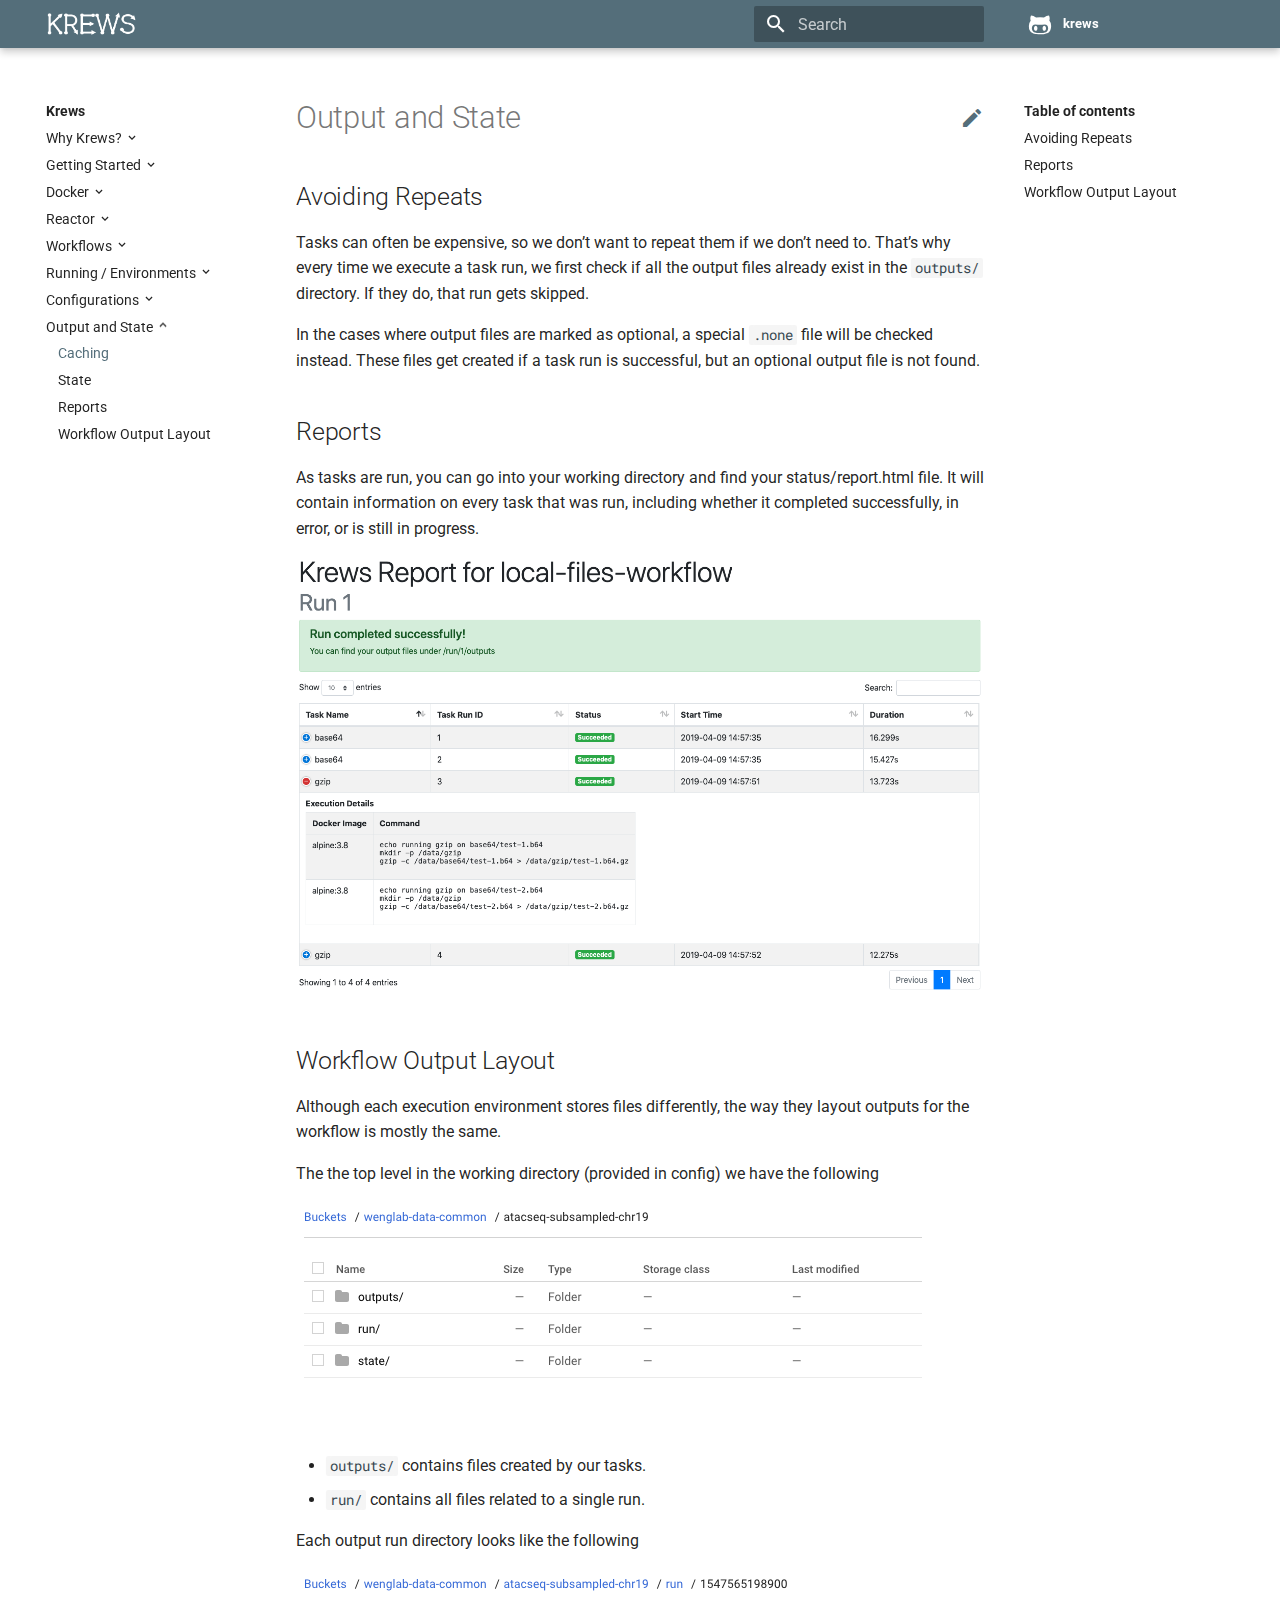
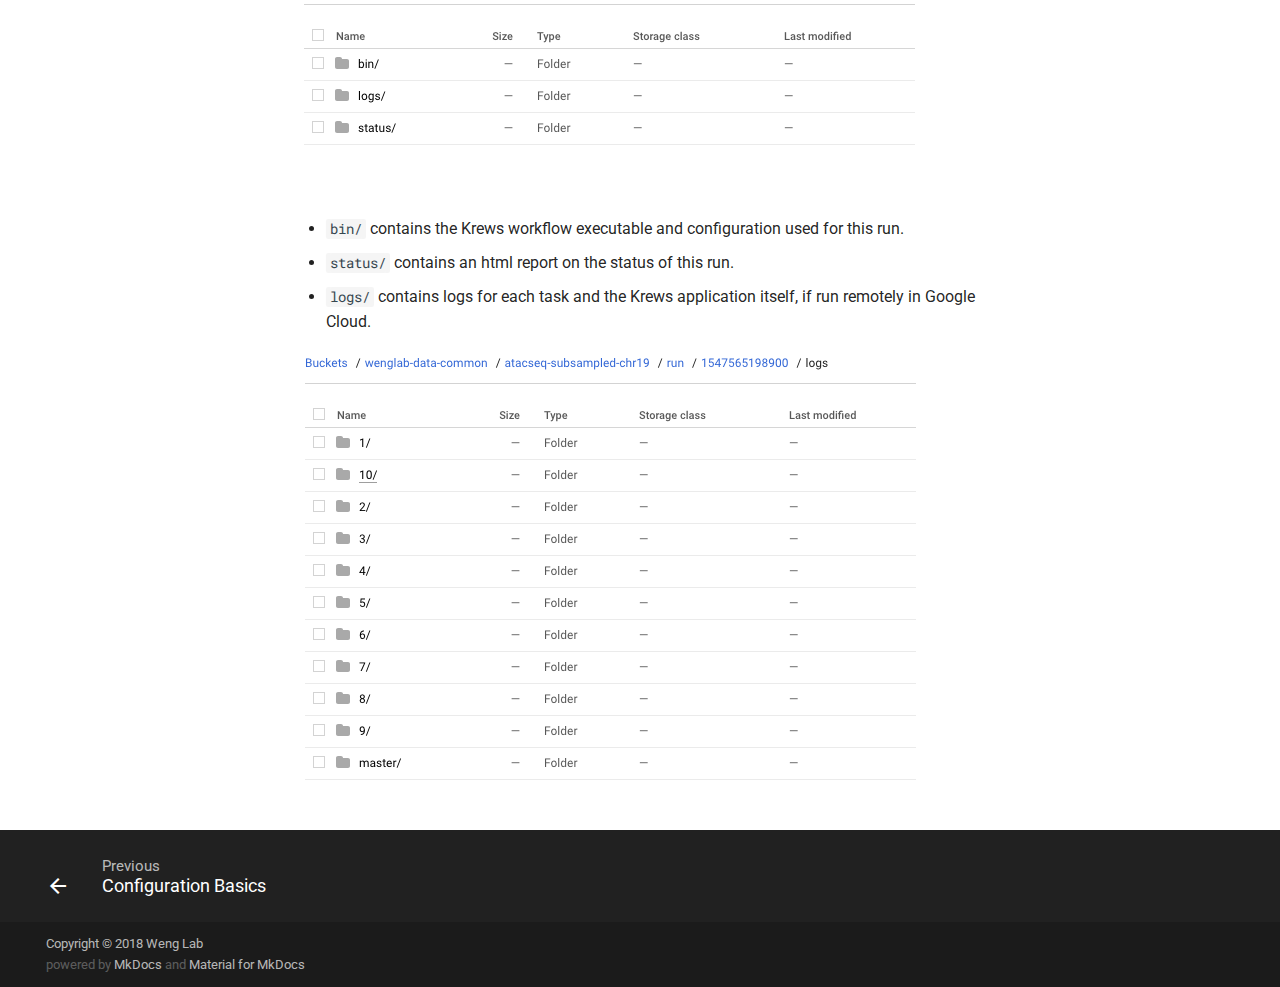
<file: state/index.html>
<!doctype html>
<html lang="en" class="no-js">
  <head>
    
      <meta charset="utf-8">
      <meta name="viewport" content="width=device-width,initial-scale=1">
      <meta http-equiv="x-ua-compatible" content="ie=edge">
      
        <meta name="description" content="Kotlin Reactive Workflows">
      
      
      
        <meta name="author" content="Jason Brooks">
      
      
        <meta name="lang:clipboard.copy" content="Copy to clipboard">
      
        <meta name="lang:clipboard.copied" content="Copied to clipboard">
      
        <meta name="lang:search.language" content="en">
      
        <meta name="lang:search.pipeline.stopwords" content="True">
      
        <meta name="lang:search.pipeline.trimmer" content="True">
      
        <meta name="lang:search.result.none" content="No matching documents">
      
        <meta name="lang:search.result.one" content="1 matching document">
      
        <meta name="lang:search.result.other" content="# matching documents">
      
        <meta name="lang:search.tokenizer" content="[\s\-]+">
      
      <link rel="shortcut icon" href="../img/favicon.ico">
      <meta name="generator" content="mkdocs-1.0.4, mkdocs-material-4.0.2">
    
    
      
        <title>Caching - Krews</title>
      
    
    
      <link rel="stylesheet" href="../assets/stylesheets/application.982221ab.css">
      
        <link rel="stylesheet" href="../assets/stylesheets/application-palette.224b79ff.css">
      
      
        
        
        <meta name="theme-color" content="#546e7a">
      
    
    
      <script src="../assets/javascripts/modernizr.1f0bcf2b.js"></script>
    
    
      
        <link href="https://fonts.gstatic.com" rel="preconnect" crossorigin>
        <link rel="stylesheet" href="https://fonts.googleapis.com/css?family=Roboto:300,400,400i,700|Roboto+Mono">
        <style>body,input{font-family:"Roboto","Helvetica Neue",Helvetica,Arial,sans-serif}code,kbd,pre{font-family:"Roboto Mono","Courier New",Courier,monospace}</style>
      
    
    <link rel="stylesheet" href="../assets/fonts/material-icons.css">
    
    
      <link rel="stylesheet" href="../css/extra.css">
    
    
      
    
    
  </head>
  
    
    
    <body dir="ltr" data-md-color-primary="blue-grey" data-md-color-accent="amber">
  
    <svg class="md-svg">
      <defs>
        
        
          <svg xmlns="http://www.w3.org/2000/svg" width="416" height="448"
    viewBox="0 0 416 448" id="__github">
  <path fill="currentColor" d="M160 304q0 10-3.125 20.5t-10.75 19-18.125
        8.5-18.125-8.5-10.75-19-3.125-20.5 3.125-20.5 10.75-19 18.125-8.5
        18.125 8.5 10.75 19 3.125 20.5zM320 304q0 10-3.125 20.5t-10.75
        19-18.125 8.5-18.125-8.5-10.75-19-3.125-20.5 3.125-20.5 10.75-19
        18.125-8.5 18.125 8.5 10.75 19 3.125 20.5zM360
        304q0-30-17.25-51t-46.75-21q-10.25 0-48.75 5.25-17.75 2.75-39.25
        2.75t-39.25-2.75q-38-5.25-48.75-5.25-29.5 0-46.75 21t-17.25 51q0 22 8
        38.375t20.25 25.75 30.5 15 35 7.375 37.25 1.75h42q20.5 0
        37.25-1.75t35-7.375 30.5-15 20.25-25.75 8-38.375zM416 260q0 51.75-15.25
        82.75-9.5 19.25-26.375 33.25t-35.25 21.5-42.5 11.875-42.875 5.5-41.75
        1.125q-19.5 0-35.5-0.75t-36.875-3.125-38.125-7.5-34.25-12.875-30.25-20.25-21.5-28.75q-15.5-30.75-15.5-82.75
        0-59.25 34-99-6.75-20.5-6.75-42.5 0-29 12.75-54.5 27 0 47.5 9.875t47.25
        30.875q36.75-8.75 77.25-8.75 37 0 70 8 26.25-20.5
        46.75-30.25t47.25-9.75q12.75 25.5 12.75 54.5 0 21.75-6.75 42 34 40 34
        99.5z" />
</svg>
        
      </defs>
    </svg>
    <input class="md-toggle" data-md-toggle="drawer" type="checkbox" id="__drawer" autocomplete="off">
    <input class="md-toggle" data-md-toggle="search" type="checkbox" id="__search" autocomplete="off">
    <label class="md-overlay" data-md-component="overlay" for="__drawer"></label>
    
      <a href="#output-and-state" tabindex="1" class="md-skip">
        Skip to content
      </a>
    
    
      <header class="md-header" data-md-component="header">
  <nav class="md-header-nav md-grid">
    <div class="md-flex">
      <div class="md-flex__cell md-flex__cell--shrink">
        <a href=".." title="Krews" class="md-header-nav__button md-logo">
          
            <img src="../img/krews_logo_white.png" width="24" height="24">
          
        </a>
      </div>
      <div class="md-flex__cell md-flex__cell--shrink">
        <label class="md-icon md-icon--menu md-header-nav__button" for="__drawer"></label>
      </div>
      <div class="md-flex__cell md-flex__cell--stretch">
        <div class="md-flex__ellipsis md-header-nav__title" data-md-component="title">
          
            <span class="md-header-nav__topic">
              Krews
            </span>
            <span class="md-header-nav__topic">
              Caching
            </span>
          
        </div>
      </div>
      <div class="md-flex__cell md-flex__cell--shrink">
        
          <label class="md-icon md-icon--search md-header-nav__button" for="__search"></label>
          
<div class="md-search" data-md-component="search" role="dialog">
  <label class="md-search__overlay" for="__search"></label>
  <div class="md-search__inner" role="search">
    <form class="md-search__form" name="search">
      <input type="text" class="md-search__input" name="query" placeholder="Search" autocapitalize="off" autocorrect="off" autocomplete="off" spellcheck="false" data-md-component="query" data-md-state="active">
      <label class="md-icon md-search__icon" for="__search"></label>
      <button type="reset" class="md-icon md-search__icon" data-md-component="reset" tabindex="-1">
        &#xE5CD;
      </button>
    </form>
    <div class="md-search__output">
      <div class="md-search__scrollwrap" data-md-scrollfix>
        <div class="md-search-result" data-md-component="result">
          <div class="md-search-result__meta">
            Type to start searching
          </div>
          <ol class="md-search-result__list"></ol>
        </div>
      </div>
    </div>
  </div>
</div>
        
      </div>
      
        <div class="md-flex__cell md-flex__cell--shrink">
          <div class="md-header-nav__source">
            


  

<a href="https://github.com/weng-lab/krews/" title="Go to repository" class="md-source" data-md-source="github">
  
    <div class="md-source__icon">
      <svg viewBox="0 0 24 24" width="24" height="24">
        <use xlink:href="#__github" width="24" height="24"></use>
      </svg>
    </div>
  
  <div class="md-source__repository">
    krews
  </div>
</a>
          </div>
        </div>
      
    </div>
  </nav>
</header>
    
    <div class="md-container">
      
        
      
      
      <main class="md-main">
        <div class="md-main__inner md-grid" data-md-component="container">
          
            
              <div class="md-sidebar md-sidebar--primary" data-md-component="navigation">
                <div class="md-sidebar__scrollwrap">
                  <div class="md-sidebar__inner">
                    <nav class="md-nav md-nav--primary" data-md-level="0">
  <label class="md-nav__title md-nav__title--site" for="__drawer">
    <a href=".." title="Krews" class="md-nav__button md-logo">
      
        <img src="../img/krews_logo_white.png" width="48" height="48">
      
    </a>
    Krews
  </label>
  
    <div class="md-nav__source">
      


  

<a href="https://github.com/weng-lab/krews/" title="Go to repository" class="md-source" data-md-source="github">
  
    <div class="md-source__icon">
      <svg viewBox="0 0 24 24" width="24" height="24">
        <use xlink:href="#__github" width="24" height="24"></use>
      </svg>
    </div>
  
  <div class="md-source__repository">
    krews
  </div>
</a>
    </div>
  
  <ul class="md-nav__list" data-md-scrollfix>
    
      
      
      


  <li class="md-nav__item md-nav__item--nested">
    
      <input class="md-toggle md-nav__toggle" data-md-toggle="nav-1" type="checkbox" id="nav-1">
    
    <label class="md-nav__link" for="nav-1">
      Why Krews?
    </label>
    <nav class="md-nav" data-md-component="collapsible" data-md-level="1">
      <label class="md-nav__title" for="nav-1">
        Why Krews?
      </label>
      <ul class="md-nav__list" data-md-scrollfix>
        
        
          
          
          


  <li class="md-nav__item">
    <a href="../why_krews/" title="Tooling" class="md-nav__link">
      Tooling
    </a>
  </li>

        
          
          
          


  <li class="md-nav__item">
    <a href="../why_krews/#clean-concise-powerful" title="Clean, Concise, and Powerful" class="md-nav__link">
      Clean, Concise, and Powerful
    </a>
  </li>

        
          
          
          


  <li class="md-nav__item">
    <a href="../why_krews/#docker-native" title="Docker Native" class="md-nav__link">
      Docker Native
    </a>
  </li>

        
          
          
          


  <li class="md-nav__item">
    <a href="../why_krews/#cloud-native" title="Cloud Native" class="md-nav__link">
      Cloud Native
    </a>
  </li>

        
      </ul>
    </nav>
  </li>

    
      
      
      


  <li class="md-nav__item md-nav__item--nested">
    
      <input class="md-toggle md-nav__toggle" data-md-toggle="nav-2" type="checkbox" id="nav-2">
    
    <label class="md-nav__link" for="nav-2">
      Getting Started
    </label>
    <nav class="md-nav" data-md-component="collapsible" data-md-level="1">
      <label class="md-nav__title" for="nav-2">
        Getting Started
      </label>
      <ul class="md-nav__list" data-md-scrollfix>
        
        
          
          
          


  <li class="md-nav__item">
    <a href="../getting_started/" title="Using the Boilerplate (Recommended)" class="md-nav__link">
      Using the Boilerplate (Recommended)
    </a>
  </li>

        
          
          
          


  <li class="md-nav__item">
    <a href="../getting_started/#creating-a-project-from-scratch" title="From Scratch" class="md-nav__link">
      From Scratch
    </a>
  </li>

        
      </ul>
    </nav>
  </li>

    
      
      
      


  <li class="md-nav__item md-nav__item--nested">
    
      <input class="md-toggle md-nav__toggle" data-md-toggle="nav-3" type="checkbox" id="nav-3">
    
    <label class="md-nav__link" for="nav-3">
      Docker
    </label>
    <nav class="md-nav" data-md-component="collapsible" data-md-level="1">
      <label class="md-nav__title" for="nav-3">
        Docker
      </label>
      <ul class="md-nav__list" data-md-scrollfix>
        
        
          
          
          


  <li class="md-nav__item">
    <a href="../docker/" title="How Krews uses Docker" class="md-nav__link">
      How Krews uses Docker
    </a>
  </li>

        
          
          
          


  <li class="md-nav__item">
    <a href="../docker/#what-about-singularity" title="What about Singularity" class="md-nav__link">
      What about Singularity
    </a>
  </li>

        
      </ul>
    </nav>
  </li>

    
      
      
      


  <li class="md-nav__item md-nav__item--nested">
    
      <input class="md-toggle md-nav__toggle" data-md-toggle="nav-4" type="checkbox" id="nav-4">
    
    <label class="md-nav__link" for="nav-4">
      Reactor
    </label>
    <nav class="md-nav" data-md-component="collapsible" data-md-level="1">
      <label class="md-nav__title" for="nav-4">
        Reactor
      </label>
      <ul class="md-nav__list" data-md-scrollfix>
        
        
          
          
          


  <li class="md-nav__item">
    <a href="../reactor/" title="Publishers, Fluxes, and Monos" class="md-nav__link">
      Publishers, Fluxes, and Monos
    </a>
  </li>

        
          
          
          


  <li class="md-nav__item">
    <a href="../reactor/#flux-and-mono-creation" title="Flux and Mono Creation" class="md-nav__link">
      Flux and Mono Creation
    </a>
  </li>

        
          
          
          


  <li class="md-nav__item">
    <a href="../reactor/#operations" title="Operations" class="md-nav__link">
      Operations
    </a>
  </li>

        
      </ul>
    </nav>
  </li>

    
      
      
      


  <li class="md-nav__item md-nav__item--nested">
    
      <input class="md-toggle md-nav__toggle" data-md-toggle="nav-5" type="checkbox" id="nav-5">
    
    <label class="md-nav__link" for="nav-5">
      Workflows
    </label>
    <nav class="md-nav" data-md-component="collapsible" data-md-level="1">
      <label class="md-nav__title" for="nav-5">
        Workflows
      </label>
      <ul class="md-nav__list" data-md-scrollfix>
        
        
          
          
          


  <li class="md-nav__item">
    <a href="../workflows/" title="Workflow Basics" class="md-nav__link">
      Workflow Basics
    </a>
  </li>

        
          
          
          


  <li class="md-nav__item">
    <a href="../workflows/#tasks" title="Tasks" class="md-nav__link">
      Tasks
    </a>
  </li>

        
          
          
          


  <li class="md-nav__item">
    <a href="../workflows/#files" title="Files" class="md-nav__link">
      Files
    </a>
  </li>

        
          
          
          


  <li class="md-nav__item">
    <a href="../workflows/#params" title="Parameters" class="md-nav__link">
      Parameters
    </a>
  </li>

        
          
          
          


  <li class="md-nav__item">
    <a href="../workflows/#grouping" title="Grouping" class="md-nav__link">
      Grouping
    </a>
  </li>

        
          
          
          


  <li class="md-nav__item">
    <a href="../workflows/#code-organization" title="Code Organization" class="md-nav__link">
      Code Organization
    </a>
  </li>

        
      </ul>
    </nav>
  </li>

    
      
      
      


  <li class="md-nav__item md-nav__item--nested">
    
      <input class="md-toggle md-nav__toggle" data-md-toggle="nav-6" type="checkbox" id="nav-6">
    
    <label class="md-nav__link" for="nav-6">
      Running / Environments
    </label>
    <nav class="md-nav" data-md-component="collapsible" data-md-level="1">
      <label class="md-nav__title" for="nav-6">
        Running / Environments
      </label>
      <ul class="md-nav__list" data-md-scrollfix>
        
        
          
          
          


  <li class="md-nav__item">
    <a href="../running_environments/" title="Running" class="md-nav__link">
      Running
    </a>
  </li>

        
          
          
          


  <li class="md-nav__item">
    <a href="../running_environments/#google" title="Google" class="md-nav__link">
      Google
    </a>
  </li>

        
          
          
          


  <li class="md-nav__item">
    <a href="../execution_environments/#slurm" title="Slurm" class="md-nav__link">
      Slurm
    </a>
  </li>

        
          
          
          


  <li class="md-nav__item">
    <a href="../execution_environments/#local-docker" title="Local Docker" class="md-nav__link">
      Local Docker
    </a>
  </li>

        
      </ul>
    </nav>
  </li>

    
      
      
      


  <li class="md-nav__item md-nav__item--nested">
    
      <input class="md-toggle md-nav__toggle" data-md-toggle="nav-7" type="checkbox" id="nav-7">
    
    <label class="md-nav__link" for="nav-7">
      Configurations
    </label>
    <nav class="md-nav" data-md-component="collapsible" data-md-level="1">
      <label class="md-nav__title" for="nav-7">
        Configurations
      </label>
      <ul class="md-nav__list" data-md-scrollfix>
        
        
          
          
          


  <li class="md-nav__item">
    <a href="../config/" title="Configuration Basics" class="md-nav__link">
      Configuration Basics
    </a>
  </li>

        
          
          
          


  <li class="md-nav__item">
    <a href="../config/#workflow-configurations" title="Workflow Configurations" class="md-nav__link">
      Workflow Configurations
    </a>
  </li>

        
          
          
          


  <li class="md-nav__item">
    <a href="../config/#task-configurations" title="Task Configurations" class="md-nav__link">
      Task Configurations
    </a>
  </li>

        
          
          
          


  <li class="md-nav__item">
    <a href="../config/#parameters" title="Parameters" class="md-nav__link">
      Parameters
    </a>
  </li>

        
      </ul>
    </nav>
  </li>

    
      
      
      

  


  <li class="md-nav__item md-nav__item--active md-nav__item--nested">
    
      <input class="md-toggle md-nav__toggle" data-md-toggle="nav-8" type="checkbox" id="nav-8" checked>
    
    <label class="md-nav__link" for="nav-8">
      Output and State
    </label>
    <nav class="md-nav" data-md-component="collapsible" data-md-level="1">
      <label class="md-nav__title" for="nav-8">
        Output and State
      </label>
      <ul class="md-nav__list" data-md-scrollfix>
        
        
          
          
          

  


  <li class="md-nav__item md-nav__item--active">
    
    <input class="md-toggle md-nav__toggle" data-md-toggle="toc" type="checkbox" id="__toc">
    
      
    
    
      <label class="md-nav__link md-nav__link--active" for="__toc">
        Caching
      </label>
    
    <a href="./" title="Caching" class="md-nav__link md-nav__link--active">
      Caching
    </a>
    
      
<nav class="md-nav md-nav--secondary">
  
  
    
  
  
    <label class="md-nav__title" for="__toc">Table of contents</label>
    <ul class="md-nav__list" data-md-scrollfix>
      
        <li class="md-nav__item">
  <a href="#avoiding-repeats" title="Avoiding Repeats" class="md-nav__link">
    Avoiding Repeats
  </a>
  
</li>
      
        <li class="md-nav__item">
  <a href="#reports" title="Reports" class="md-nav__link">
    Reports
  </a>
  
</li>
      
        <li class="md-nav__item">
  <a href="#workflow-output-layout" title="Workflow Output Layout" class="md-nav__link">
    Workflow Output Layout
  </a>
  
</li>
      
      
      
      
      
    </ul>
  
</nav>
    
  </li>

        
          
          
          


  <li class="md-nav__item">
    <a href="#state" title="State" class="md-nav__link">
      State
    </a>
  </li>

        
          
          
          


  <li class="md-nav__item">
    <a href="#reports" title="Reports" class="md-nav__link">
      Reports
    </a>
  </li>

        
          
          
          


  <li class="md-nav__item">
    <a href="#workflow-output-layout" title="Workflow Output Layout" class="md-nav__link">
      Workflow Output Layout
    </a>
  </li>

        
      </ul>
    </nav>
  </li>

    
  </ul>
</nav>
                  </div>
                </div>
              </div>
            
            
              <div class="md-sidebar md-sidebar--secondary" data-md-component="toc">
                <div class="md-sidebar__scrollwrap">
                  <div class="md-sidebar__inner">
                    
<nav class="md-nav md-nav--secondary">
  
  
    
  
  
    <label class="md-nav__title" for="__toc">Table of contents</label>
    <ul class="md-nav__list" data-md-scrollfix>
      
        <li class="md-nav__item">
  <a href="#avoiding-repeats" title="Avoiding Repeats" class="md-nav__link">
    Avoiding Repeats
  </a>
  
</li>
      
        <li class="md-nav__item">
  <a href="#reports" title="Reports" class="md-nav__link">
    Reports
  </a>
  
</li>
      
        <li class="md-nav__item">
  <a href="#workflow-output-layout" title="Workflow Output Layout" class="md-nav__link">
    Workflow Output Layout
  </a>
  
</li>
      
      
      
      
      
    </ul>
  
</nav>
                  </div>
                </div>
              </div>
            
          
          <div class="md-content">
            <article class="md-content__inner md-typeset">
              
                
                  <a href="https://github.com/weng-lab/krews/edit/master/docs/state.md" title="Edit this page" class="md-icon md-content__icon">&#xE3C9;</a>
                
                
                <h1 id="output-and-state">Output and State<a class="headerlink" href="#output-and-state" title="Permanent link">&para;</a></h1>
<h2 id="avoiding-repeats">Avoiding Repeats<a class="headerlink" href="#avoiding-repeats" title="Permanent link">&para;</a></h2>
<p>Tasks can often be expensive, so we don&rsquo;t want to repeat them if we don&rsquo;t need to. That&rsquo;s why every time we 
execute a task run, we first check if all the output files already exist in the <code>outputs/</code> directory. If they do,
that run gets skipped.</p>
<p>In the cases where output files are marked as optional, a special <code>.none</code> file will be checked instead. These files 
get created if a task run is successful, but an optional output file is not found.</p>
<h2 id="reports">Reports<a class="headerlink" href="#reports" title="Permanent link">&para;</a></h2>
<p>As tasks are run, you can go into your working directory and find your status/report.html file. It will contain 
information on every task that was run, including whether it completed successfully, in error, or is still in 
progress.</p>
<div class="img-container">
    <img src="../img/report_sample.png" />
</div>

<h2 id="workflow-output-layout">Workflow Output Layout<a class="headerlink" href="#workflow-output-layout" title="Permanent link">&para;</a></h2>
<p>Although each execution environment stores files differently, the way they layout outputs for the workflow is 
mostly the same.</p>
<p>The the top level in the working directory (provided in config) we have the following</p>
<div class="img-container">
    <img src="../img/gcs_layout_top.png" />
</div>

<ul>
<li><code>outputs/</code> contains files created by our tasks.</li>
<li><code>run/</code> contains all files related to a single run.</li>
</ul>
<p>Each output run directory looks like the following</p>
<div class="img-container">
    <img src="../img/gcs_layout_run.png" />
</div>

<ul>
<li><code>bin/</code> contains the Krews workflow executable and configuration used for this run.</li>
<li><code>status/</code> contains an html report on the status of this run.</li>
<li><code>logs/</code> contains logs for each task and the Krews application itself, if run remotely in Google Cloud.</li>
</ul>
<div class="img-container">
    <img src="../img/gcs_layout_logs.png" />
</div>
                
                  
                
              
              
                


              
            </article>
          </div>
        </div>
      </main>
      
        
<footer class="md-footer">
  
    <div class="md-footer-nav">
      <nav class="md-footer-nav__inner md-grid">
        
          <a href="../config/" title="Configuration Basics" class="md-flex md-footer-nav__link md-footer-nav__link--prev" rel="prev">
            <div class="md-flex__cell md-flex__cell--shrink">
              <i class="md-icon md-icon--arrow-back md-footer-nav__button"></i>
            </div>
            <div class="md-flex__cell md-flex__cell--stretch md-footer-nav__title">
              <span class="md-flex__ellipsis">
                <span class="md-footer-nav__direction">
                  Previous
                </span>
                Configuration Basics
              </span>
            </div>
          </a>
        
        
      </nav>
    </div>
  
  <div class="md-footer-meta md-typeset">
    <div class="md-footer-meta__inner md-grid">
      <div class="md-footer-copyright">
        
          <div class="md-footer-copyright__highlight">
            Copyright &copy; 2018 Weng Lab
          </div>
        
        powered by
        <a href="https://www.mkdocs.org">MkDocs</a>
        and
        <a href="https://squidfunk.github.io/mkdocs-material/">
          Material for MkDocs</a>
      </div>
      
    </div>
  </div>
</footer>
      
    </div>
    
      <script src="../assets/javascripts/application.d9aa80ab.js"></script>
      
      <script>app.initialize({version:"1.0.4",url:{base:".."}})</script>
      
    
  </body>
</html>
</file>
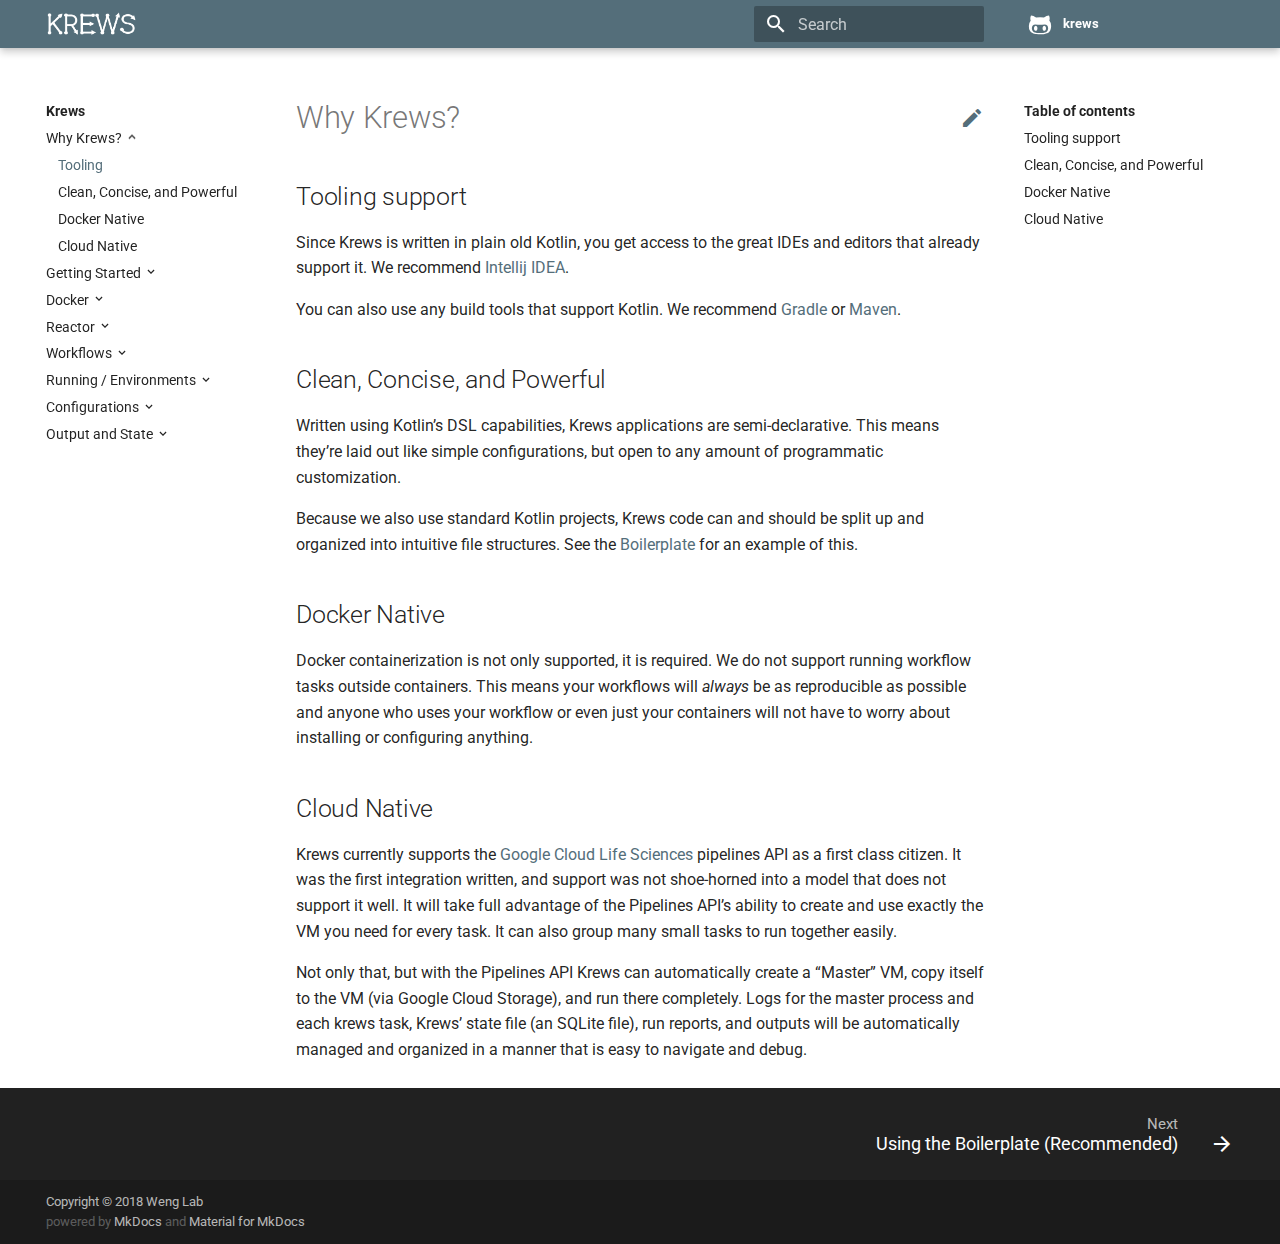
<file: why_krews/index.html>
<!doctype html>
<html lang="en" class="no-js">
  <head>
    
      <meta charset="utf-8">
      <meta name="viewport" content="width=device-width,initial-scale=1">
      <meta http-equiv="x-ua-compatible" content="ie=edge">
      
        <meta name="description" content="Kotlin Reactive Workflows">
      
      
      
        <meta name="author" content="Jason Brooks">
      
      
        <meta name="lang:clipboard.copy" content="Copy to clipboard">
      
        <meta name="lang:clipboard.copied" content="Copied to clipboard">
      
        <meta name="lang:search.language" content="en">
      
        <meta name="lang:search.pipeline.stopwords" content="True">
      
        <meta name="lang:search.pipeline.trimmer" content="True">
      
        <meta name="lang:search.result.none" content="No matching documents">
      
        <meta name="lang:search.result.one" content="1 matching document">
      
        <meta name="lang:search.result.other" content="# matching documents">
      
        <meta name="lang:search.tokenizer" content="[\s\-]+">
      
      <link rel="shortcut icon" href="../img/favicon.ico">
      <meta name="generator" content="mkdocs-1.0.4, mkdocs-material-4.0.2">
    
    
      
        <title>Tooling - Krews</title>
      
    
    
      <link rel="stylesheet" href="../assets/stylesheets/application.982221ab.css">
      
        <link rel="stylesheet" href="../assets/stylesheets/application-palette.224b79ff.css">
      
      
        
        
        <meta name="theme-color" content="#546e7a">
      
    
    
      <script src="../assets/javascripts/modernizr.1f0bcf2b.js"></script>
    
    
      
        <link href="https://fonts.gstatic.com" rel="preconnect" crossorigin>
        <link rel="stylesheet" href="https://fonts.googleapis.com/css?family=Roboto:300,400,400i,700|Roboto+Mono">
        <style>body,input{font-family:"Roboto","Helvetica Neue",Helvetica,Arial,sans-serif}code,kbd,pre{font-family:"Roboto Mono","Courier New",Courier,monospace}</style>
      
    
    <link rel="stylesheet" href="../assets/fonts/material-icons.css">
    
    
      <link rel="stylesheet" href="../css/extra.css">
    
    
      
    
    
  </head>
  
    
    
    <body dir="ltr" data-md-color-primary="blue-grey" data-md-color-accent="amber">
  
    <svg class="md-svg">
      <defs>
        
        
          <svg xmlns="http://www.w3.org/2000/svg" width="416" height="448"
    viewBox="0 0 416 448" id="__github">
  <path fill="currentColor" d="M160 304q0 10-3.125 20.5t-10.75 19-18.125
        8.5-18.125-8.5-10.75-19-3.125-20.5 3.125-20.5 10.75-19 18.125-8.5
        18.125 8.5 10.75 19 3.125 20.5zM320 304q0 10-3.125 20.5t-10.75
        19-18.125 8.5-18.125-8.5-10.75-19-3.125-20.5 3.125-20.5 10.75-19
        18.125-8.5 18.125 8.5 10.75 19 3.125 20.5zM360
        304q0-30-17.25-51t-46.75-21q-10.25 0-48.75 5.25-17.75 2.75-39.25
        2.75t-39.25-2.75q-38-5.25-48.75-5.25-29.5 0-46.75 21t-17.25 51q0 22 8
        38.375t20.25 25.75 30.5 15 35 7.375 37.25 1.75h42q20.5 0
        37.25-1.75t35-7.375 30.5-15 20.25-25.75 8-38.375zM416 260q0 51.75-15.25
        82.75-9.5 19.25-26.375 33.25t-35.25 21.5-42.5 11.875-42.875 5.5-41.75
        1.125q-19.5 0-35.5-0.75t-36.875-3.125-38.125-7.5-34.25-12.875-30.25-20.25-21.5-28.75q-15.5-30.75-15.5-82.75
        0-59.25 34-99-6.75-20.5-6.75-42.5 0-29 12.75-54.5 27 0 47.5 9.875t47.25
        30.875q36.75-8.75 77.25-8.75 37 0 70 8 26.25-20.5
        46.75-30.25t47.25-9.75q12.75 25.5 12.75 54.5 0 21.75-6.75 42 34 40 34
        99.5z" />
</svg>
        
      </defs>
    </svg>
    <input class="md-toggle" data-md-toggle="drawer" type="checkbox" id="__drawer" autocomplete="off">
    <input class="md-toggle" data-md-toggle="search" type="checkbox" id="__search" autocomplete="off">
    <label class="md-overlay" data-md-component="overlay" for="__drawer"></label>
    
      <a href="#why-krews" tabindex="1" class="md-skip">
        Skip to content
      </a>
    
    
      <header class="md-header" data-md-component="header">
  <nav class="md-header-nav md-grid">
    <div class="md-flex">
      <div class="md-flex__cell md-flex__cell--shrink">
        <a href=".." title="Krews" class="md-header-nav__button md-logo">
          
            <img src="../img/krews_logo_white.png" width="24" height="24">
          
        </a>
      </div>
      <div class="md-flex__cell md-flex__cell--shrink">
        <label class="md-icon md-icon--menu md-header-nav__button" for="__drawer"></label>
      </div>
      <div class="md-flex__cell md-flex__cell--stretch">
        <div class="md-flex__ellipsis md-header-nav__title" data-md-component="title">
          
            <span class="md-header-nav__topic">
              Krews
            </span>
            <span class="md-header-nav__topic">
              Tooling
            </span>
          
        </div>
      </div>
      <div class="md-flex__cell md-flex__cell--shrink">
        
          <label class="md-icon md-icon--search md-header-nav__button" for="__search"></label>
          
<div class="md-search" data-md-component="search" role="dialog">
  <label class="md-search__overlay" for="__search"></label>
  <div class="md-search__inner" role="search">
    <form class="md-search__form" name="search">
      <input type="text" class="md-search__input" name="query" placeholder="Search" autocapitalize="off" autocorrect="off" autocomplete="off" spellcheck="false" data-md-component="query" data-md-state="active">
      <label class="md-icon md-search__icon" for="__search"></label>
      <button type="reset" class="md-icon md-search__icon" data-md-component="reset" tabindex="-1">
        &#xE5CD;
      </button>
    </form>
    <div class="md-search__output">
      <div class="md-search__scrollwrap" data-md-scrollfix>
        <div class="md-search-result" data-md-component="result">
          <div class="md-search-result__meta">
            Type to start searching
          </div>
          <ol class="md-search-result__list"></ol>
        </div>
      </div>
    </div>
  </div>
</div>
        
      </div>
      
        <div class="md-flex__cell md-flex__cell--shrink">
          <div class="md-header-nav__source">
            


  

<a href="https://github.com/weng-lab/krews/" title="Go to repository" class="md-source" data-md-source="github">
  
    <div class="md-source__icon">
      <svg viewBox="0 0 24 24" width="24" height="24">
        <use xlink:href="#__github" width="24" height="24"></use>
      </svg>
    </div>
  
  <div class="md-source__repository">
    krews
  </div>
</a>
          </div>
        </div>
      
    </div>
  </nav>
</header>
    
    <div class="md-container">
      
        
      
      
      <main class="md-main">
        <div class="md-main__inner md-grid" data-md-component="container">
          
            
              <div class="md-sidebar md-sidebar--primary" data-md-component="navigation">
                <div class="md-sidebar__scrollwrap">
                  <div class="md-sidebar__inner">
                    <nav class="md-nav md-nav--primary" data-md-level="0">
  <label class="md-nav__title md-nav__title--site" for="__drawer">
    <a href=".." title="Krews" class="md-nav__button md-logo">
      
        <img src="../img/krews_logo_white.png" width="48" height="48">
      
    </a>
    Krews
  </label>
  
    <div class="md-nav__source">
      


  

<a href="https://github.com/weng-lab/krews/" title="Go to repository" class="md-source" data-md-source="github">
  
    <div class="md-source__icon">
      <svg viewBox="0 0 24 24" width="24" height="24">
        <use xlink:href="#__github" width="24" height="24"></use>
      </svg>
    </div>
  
  <div class="md-source__repository">
    krews
  </div>
</a>
    </div>
  
  <ul class="md-nav__list" data-md-scrollfix>
    
      
      
      

  


  <li class="md-nav__item md-nav__item--active md-nav__item--nested">
    
      <input class="md-toggle md-nav__toggle" data-md-toggle="nav-1" type="checkbox" id="nav-1" checked>
    
    <label class="md-nav__link" for="nav-1">
      Why Krews?
    </label>
    <nav class="md-nav" data-md-component="collapsible" data-md-level="1">
      <label class="md-nav__title" for="nav-1">
        Why Krews?
      </label>
      <ul class="md-nav__list" data-md-scrollfix>
        
        
          
          
          

  


  <li class="md-nav__item md-nav__item--active">
    
    <input class="md-toggle md-nav__toggle" data-md-toggle="toc" type="checkbox" id="__toc">
    
      
    
    
      <label class="md-nav__link md-nav__link--active" for="__toc">
        Tooling
      </label>
    
    <a href="./" title="Tooling" class="md-nav__link md-nav__link--active">
      Tooling
    </a>
    
      
<nav class="md-nav md-nav--secondary">
  
  
    
  
  
    <label class="md-nav__title" for="__toc">Table of contents</label>
    <ul class="md-nav__list" data-md-scrollfix>
      
        <li class="md-nav__item">
  <a href="#tooling-support" title="Tooling support" class="md-nav__link">
    Tooling support
  </a>
  
</li>
      
        <li class="md-nav__item">
  <a href="#clean-concise-and-powerful" title="Clean, Concise, and Powerful" class="md-nav__link">
    Clean, Concise, and Powerful
  </a>
  
</li>
      
        <li class="md-nav__item">
  <a href="#docker-native" title="Docker Native" class="md-nav__link">
    Docker Native
  </a>
  
</li>
      
        <li class="md-nav__item">
  <a href="#cloud-native" title="Cloud Native" class="md-nav__link">
    Cloud Native
  </a>
  
</li>
      
      
      
      
      
    </ul>
  
</nav>
    
  </li>

        
          
          
          


  <li class="md-nav__item">
    <a href="#clean-concise-powerful" title="Clean, Concise, and Powerful" class="md-nav__link">
      Clean, Concise, and Powerful
    </a>
  </li>

        
          
          
          


  <li class="md-nav__item">
    <a href="#docker-native" title="Docker Native" class="md-nav__link">
      Docker Native
    </a>
  </li>

        
          
          
          


  <li class="md-nav__item">
    <a href="#cloud-native" title="Cloud Native" class="md-nav__link">
      Cloud Native
    </a>
  </li>

        
      </ul>
    </nav>
  </li>

    
      
      
      


  <li class="md-nav__item md-nav__item--nested">
    
      <input class="md-toggle md-nav__toggle" data-md-toggle="nav-2" type="checkbox" id="nav-2">
    
    <label class="md-nav__link" for="nav-2">
      Getting Started
    </label>
    <nav class="md-nav" data-md-component="collapsible" data-md-level="1">
      <label class="md-nav__title" for="nav-2">
        Getting Started
      </label>
      <ul class="md-nav__list" data-md-scrollfix>
        
        
          
          
          


  <li class="md-nav__item">
    <a href="../getting_started/" title="Using the Boilerplate (Recommended)" class="md-nav__link">
      Using the Boilerplate (Recommended)
    </a>
  </li>

        
          
          
          


  <li class="md-nav__item">
    <a href="../getting_started/#creating-a-project-from-scratch" title="From Scratch" class="md-nav__link">
      From Scratch
    </a>
  </li>

        
      </ul>
    </nav>
  </li>

    
      
      
      


  <li class="md-nav__item md-nav__item--nested">
    
      <input class="md-toggle md-nav__toggle" data-md-toggle="nav-3" type="checkbox" id="nav-3">
    
    <label class="md-nav__link" for="nav-3">
      Docker
    </label>
    <nav class="md-nav" data-md-component="collapsible" data-md-level="1">
      <label class="md-nav__title" for="nav-3">
        Docker
      </label>
      <ul class="md-nav__list" data-md-scrollfix>
        
        
          
          
          


  <li class="md-nav__item">
    <a href="../docker/" title="How Krews uses Docker" class="md-nav__link">
      How Krews uses Docker
    </a>
  </li>

        
          
          
          


  <li class="md-nav__item">
    <a href="../docker/#what-about-singularity" title="What about Singularity" class="md-nav__link">
      What about Singularity
    </a>
  </li>

        
      </ul>
    </nav>
  </li>

    
      
      
      


  <li class="md-nav__item md-nav__item--nested">
    
      <input class="md-toggle md-nav__toggle" data-md-toggle="nav-4" type="checkbox" id="nav-4">
    
    <label class="md-nav__link" for="nav-4">
      Reactor
    </label>
    <nav class="md-nav" data-md-component="collapsible" data-md-level="1">
      <label class="md-nav__title" for="nav-4">
        Reactor
      </label>
      <ul class="md-nav__list" data-md-scrollfix>
        
        
          
          
          


  <li class="md-nav__item">
    <a href="../reactor/" title="Publishers, Fluxes, and Monos" class="md-nav__link">
      Publishers, Fluxes, and Monos
    </a>
  </li>

        
          
          
          


  <li class="md-nav__item">
    <a href="../reactor/#flux-and-mono-creation" title="Flux and Mono Creation" class="md-nav__link">
      Flux and Mono Creation
    </a>
  </li>

        
          
          
          


  <li class="md-nav__item">
    <a href="../reactor/#operations" title="Operations" class="md-nav__link">
      Operations
    </a>
  </li>

        
      </ul>
    </nav>
  </li>

    
      
      
      


  <li class="md-nav__item md-nav__item--nested">
    
      <input class="md-toggle md-nav__toggle" data-md-toggle="nav-5" type="checkbox" id="nav-5">
    
    <label class="md-nav__link" for="nav-5">
      Workflows
    </label>
    <nav class="md-nav" data-md-component="collapsible" data-md-level="1">
      <label class="md-nav__title" for="nav-5">
        Workflows
      </label>
      <ul class="md-nav__list" data-md-scrollfix>
        
        
          
          
          


  <li class="md-nav__item">
    <a href="../workflows/" title="Workflow Basics" class="md-nav__link">
      Workflow Basics
    </a>
  </li>

        
          
          
          


  <li class="md-nav__item">
    <a href="../workflows/#tasks" title="Tasks" class="md-nav__link">
      Tasks
    </a>
  </li>

        
          
          
          


  <li class="md-nav__item">
    <a href="../workflows/#files" title="Files" class="md-nav__link">
      Files
    </a>
  </li>

        
          
          
          


  <li class="md-nav__item">
    <a href="../workflows/#params" title="Parameters" class="md-nav__link">
      Parameters
    </a>
  </li>

        
          
          
          


  <li class="md-nav__item">
    <a href="../workflows/#grouping" title="Grouping" class="md-nav__link">
      Grouping
    </a>
  </li>

        
          
          
          


  <li class="md-nav__item">
    <a href="../workflows/#code-organization" title="Code Organization" class="md-nav__link">
      Code Organization
    </a>
  </li>

        
      </ul>
    </nav>
  </li>

    
      
      
      


  <li class="md-nav__item md-nav__item--nested">
    
      <input class="md-toggle md-nav__toggle" data-md-toggle="nav-6" type="checkbox" id="nav-6">
    
    <label class="md-nav__link" for="nav-6">
      Running / Environments
    </label>
    <nav class="md-nav" data-md-component="collapsible" data-md-level="1">
      <label class="md-nav__title" for="nav-6">
        Running / Environments
      </label>
      <ul class="md-nav__list" data-md-scrollfix>
        
        
          
          
          


  <li class="md-nav__item">
    <a href="../running_environments/" title="Running" class="md-nav__link">
      Running
    </a>
  </li>

        
          
          
          


  <li class="md-nav__item">
    <a href="../running_environments/#google" title="Google" class="md-nav__link">
      Google
    </a>
  </li>

        
          
          
          


  <li class="md-nav__item">
    <a href="../execution_environments/#slurm" title="Slurm" class="md-nav__link">
      Slurm
    </a>
  </li>

        
          
          
          


  <li class="md-nav__item">
    <a href="../execution_environments/#local-docker" title="Local Docker" class="md-nav__link">
      Local Docker
    </a>
  </li>

        
      </ul>
    </nav>
  </li>

    
      
      
      


  <li class="md-nav__item md-nav__item--nested">
    
      <input class="md-toggle md-nav__toggle" data-md-toggle="nav-7" type="checkbox" id="nav-7">
    
    <label class="md-nav__link" for="nav-7">
      Configurations
    </label>
    <nav class="md-nav" data-md-component="collapsible" data-md-level="1">
      <label class="md-nav__title" for="nav-7">
        Configurations
      </label>
      <ul class="md-nav__list" data-md-scrollfix>
        
        
          
          
          


  <li class="md-nav__item">
    <a href="../config/" title="Configuration Basics" class="md-nav__link">
      Configuration Basics
    </a>
  </li>

        
          
          
          


  <li class="md-nav__item">
    <a href="../config/#workflow-configurations" title="Workflow Configurations" class="md-nav__link">
      Workflow Configurations
    </a>
  </li>

        
          
          
          


  <li class="md-nav__item">
    <a href="../config/#task-configurations" title="Task Configurations" class="md-nav__link">
      Task Configurations
    </a>
  </li>

        
          
          
          


  <li class="md-nav__item">
    <a href="../config/#parameters" title="Parameters" class="md-nav__link">
      Parameters
    </a>
  </li>

        
      </ul>
    </nav>
  </li>

    
      
      
      


  <li class="md-nav__item md-nav__item--nested">
    
      <input class="md-toggle md-nav__toggle" data-md-toggle="nav-8" type="checkbox" id="nav-8">
    
    <label class="md-nav__link" for="nav-8">
      Output and State
    </label>
    <nav class="md-nav" data-md-component="collapsible" data-md-level="1">
      <label class="md-nav__title" for="nav-8">
        Output and State
      </label>
      <ul class="md-nav__list" data-md-scrollfix>
        
        
          
          
          


  <li class="md-nav__item">
    <a href="../state/" title="Caching" class="md-nav__link">
      Caching
    </a>
  </li>

        
          
          
          


  <li class="md-nav__item">
    <a href="../state/#state" title="State" class="md-nav__link">
      State
    </a>
  </li>

        
          
          
          


  <li class="md-nav__item">
    <a href="../state/#reports" title="Reports" class="md-nav__link">
      Reports
    </a>
  </li>

        
          
          
          


  <li class="md-nav__item">
    <a href="../state/#workflow-output-layout" title="Workflow Output Layout" class="md-nav__link">
      Workflow Output Layout
    </a>
  </li>

        
      </ul>
    </nav>
  </li>

    
  </ul>
</nav>
                  </div>
                </div>
              </div>
            
            
              <div class="md-sidebar md-sidebar--secondary" data-md-component="toc">
                <div class="md-sidebar__scrollwrap">
                  <div class="md-sidebar__inner">
                    
<nav class="md-nav md-nav--secondary">
  
  
    
  
  
    <label class="md-nav__title" for="__toc">Table of contents</label>
    <ul class="md-nav__list" data-md-scrollfix>
      
        <li class="md-nav__item">
  <a href="#tooling-support" title="Tooling support" class="md-nav__link">
    Tooling support
  </a>
  
</li>
      
        <li class="md-nav__item">
  <a href="#clean-concise-and-powerful" title="Clean, Concise, and Powerful" class="md-nav__link">
    Clean, Concise, and Powerful
  </a>
  
</li>
      
        <li class="md-nav__item">
  <a href="#docker-native" title="Docker Native" class="md-nav__link">
    Docker Native
  </a>
  
</li>
      
        <li class="md-nav__item">
  <a href="#cloud-native" title="Cloud Native" class="md-nav__link">
    Cloud Native
  </a>
  
</li>
      
      
      
      
      
    </ul>
  
</nav>
                  </div>
                </div>
              </div>
            
          
          <div class="md-content">
            <article class="md-content__inner md-typeset">
              
                
                  <a href="https://github.com/weng-lab/krews/edit/master/docs/why_krews.md" title="Edit this page" class="md-icon md-content__icon">&#xE3C9;</a>
                
                
                <h1 id="why-krews">Why Krews?<a class="headerlink" href="#why-krews" title="Permanent link">&para;</a></h1>
<h2 id="tooling-support">Tooling support<a class="headerlink" href="#tooling-support" title="Permanent link">&para;</a></h2>
<p>Since Krews is written in plain old Kotlin, you get access to the great IDEs and editors that already support it. 
We recommend <a href="https://www.jetbrains.com/idea/">Intellij IDEA</a>.</p>
<p>You can also use any build tools that support Kotlin. We recommend 
<a href="https://kotlinlang.org/docs/reference/using-gradle.html">Gradle</a> or 
<a href="https://kotlinlang.org/docs/reference/using-maven.html">Maven</a>.</p>
<h2 id="clean-concise-and-powerful">Clean, Concise, and Powerful<a class="headerlink" href="#clean-concise-and-powerful" title="Permanent link">&para;</a></h2>
<p>Written using Kotlin&rsquo;s DSL capabilities, Krews applications are semi-declarative. This means they&rsquo;re laid out like 
simple configurations, but open to any amount of programmatic customization.</p>
<p>Because we also use standard Kotlin projects, Krews code can and should be split up and organized into intuitive file 
structures. See the <a href="https://github.com/weng-lab/krews-boilerplate">Boilerplate</a> for an example of this.</p>
<h2 id="docker-native">Docker Native<a class="headerlink" href="#docker-native" title="Permanent link">&para;</a></h2>
<p>Docker containerization is not only supported, it is required. We do not support running workflow tasks outside 
containers. This means your workflows will <em>always</em> be as reproducible as possible and anyone who uses your 
workflow or even just your containers will not have to worry about installing or configuring anything.</p>
<h2 id="cloud-native">Cloud Native<a class="headerlink" href="#cloud-native" title="Permanent link">&para;</a></h2>
<p>Krews currently supports the <a href="https://cloud.google.com/life-sciences/">Google Cloud Life Sciences</a> pipelines API as a first 
class citizen. It was the first integration written, and support was not shoe-horned into a model that does not 
support it well. It will take full advantage of the Pipelines API&rsquo;s ability to create and use exactly the VM 
you need for every task. It can also group many small tasks to run together easily.</p>
<p>Not only that, but with the Pipelines API Krews can automatically create a &ldquo;Master&rdquo; VM, copy itself to the VM 
(via Google Cloud Storage), and run there completely. Logs for the master process and each krews task, Krews&rsquo; state 
file (an SQLite file), run reports, and outputs will be automatically managed and organized in a manner that is 
easy to navigate and debug.</p>
                
                  
                
              
              
                


              
            </article>
          </div>
        </div>
      </main>
      
        
<footer class="md-footer">
  
    <div class="md-footer-nav">
      <nav class="md-footer-nav__inner md-grid">
        
        
          <a href="../getting_started/" title="Using the Boilerplate (Recommended)" class="md-flex md-footer-nav__link md-footer-nav__link--next" rel="next">
            <div class="md-flex__cell md-flex__cell--stretch md-footer-nav__title">
              <span class="md-flex__ellipsis">
                <span class="md-footer-nav__direction">
                  Next
                </span>
                Using the Boilerplate (Recommended)
              </span>
            </div>
            <div class="md-flex__cell md-flex__cell--shrink">
              <i class="md-icon md-icon--arrow-forward md-footer-nav__button"></i>
            </div>
          </a>
        
      </nav>
    </div>
  
  <div class="md-footer-meta md-typeset">
    <div class="md-footer-meta__inner md-grid">
      <div class="md-footer-copyright">
        
          <div class="md-footer-copyright__highlight">
            Copyright &copy; 2018 Weng Lab
          </div>
        
        powered by
        <a href="https://www.mkdocs.org">MkDocs</a>
        and
        <a href="https://squidfunk.github.io/mkdocs-material/">
          Material for MkDocs</a>
      </div>
      
    </div>
  </div>
</footer>
      
    </div>
    
      <script src="../assets/javascripts/application.d9aa80ab.js"></script>
      
      <script>app.initialize({version:"1.0.4",url:{base:".."}})</script>
      
    
  </body>
</html>
</file>
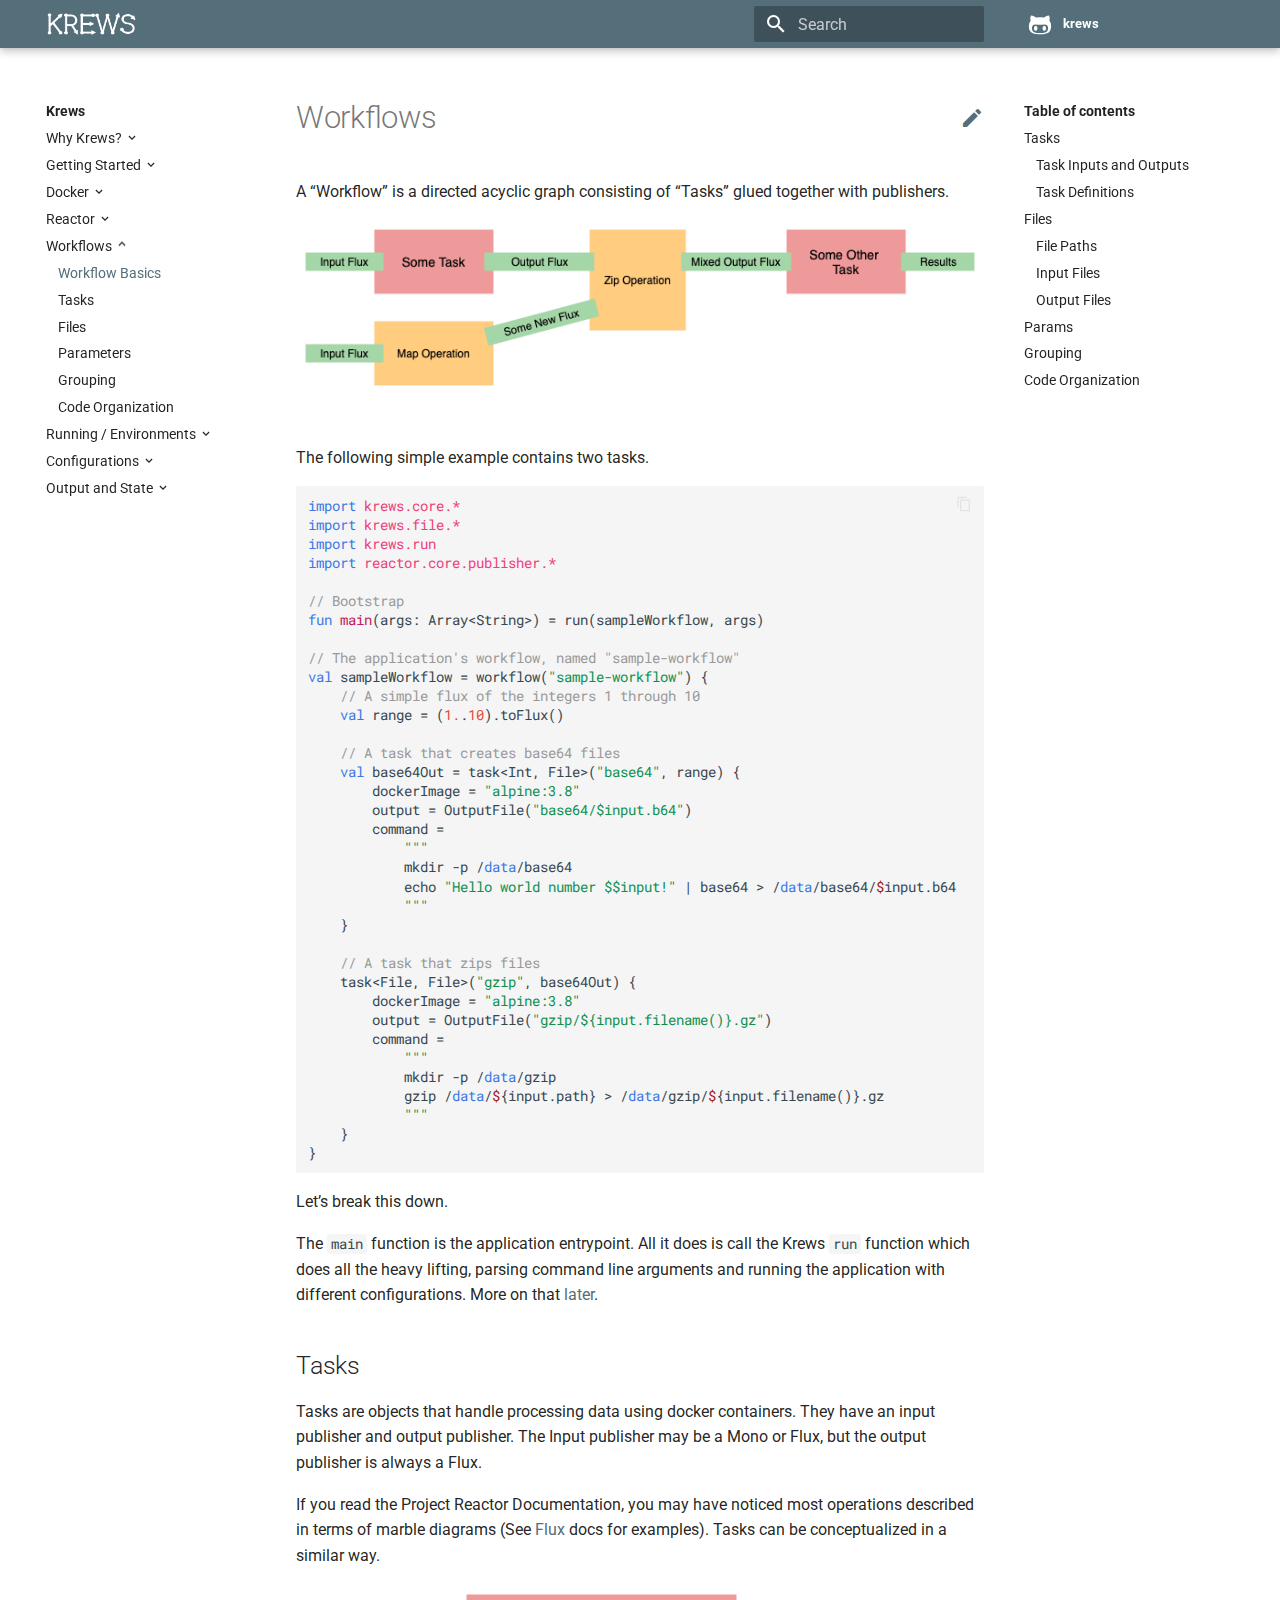
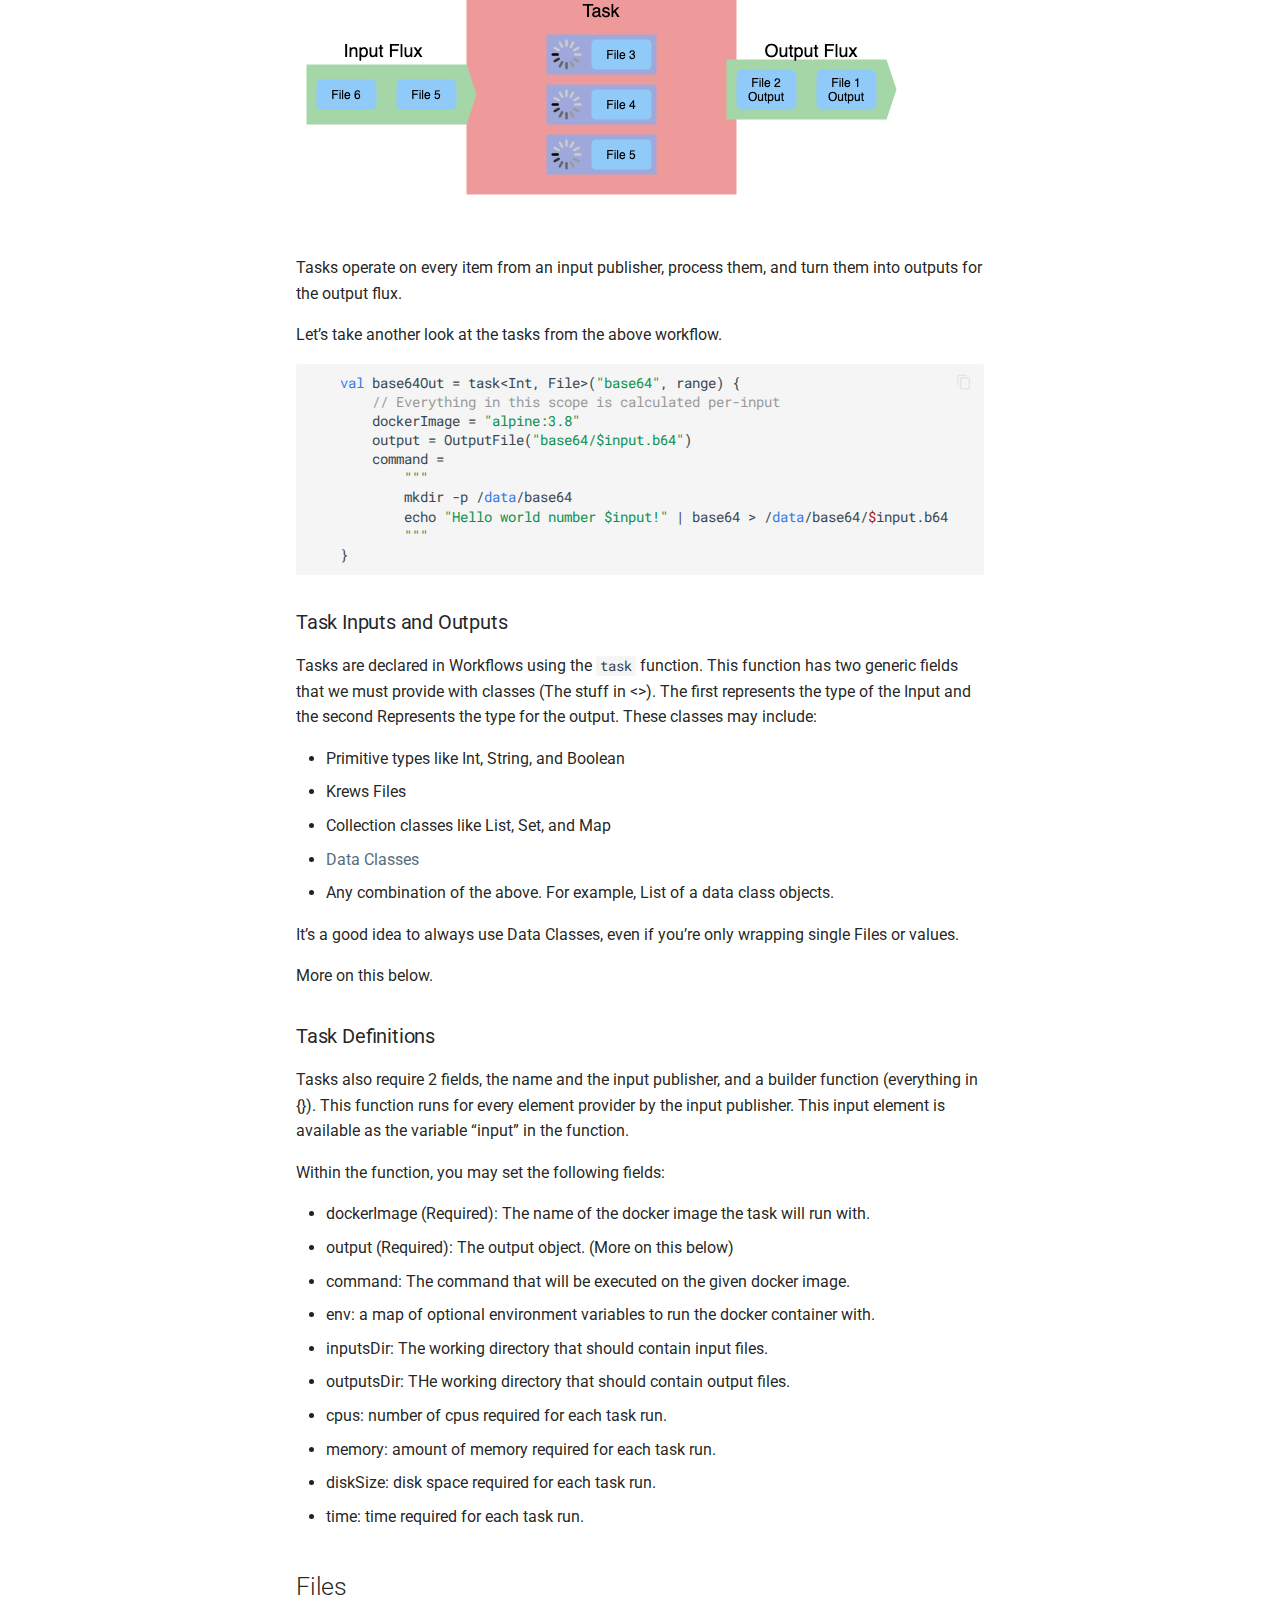
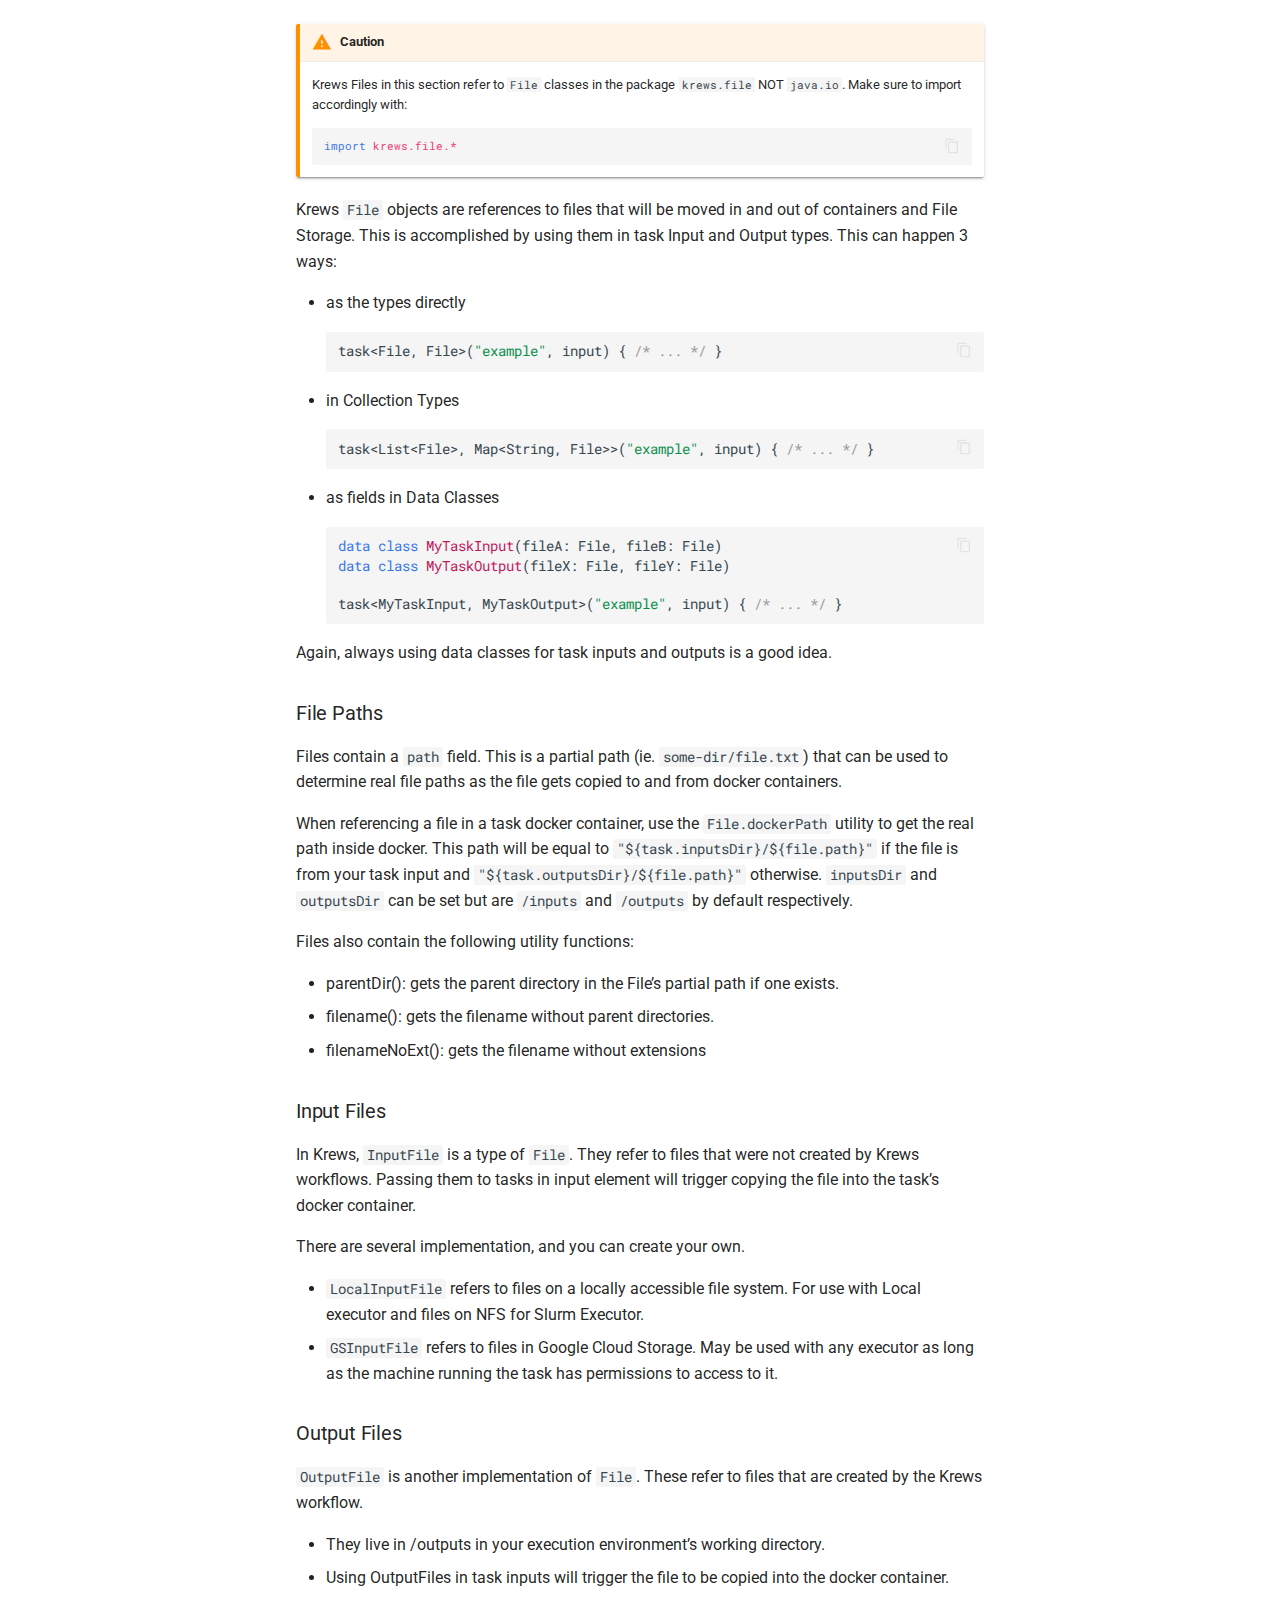
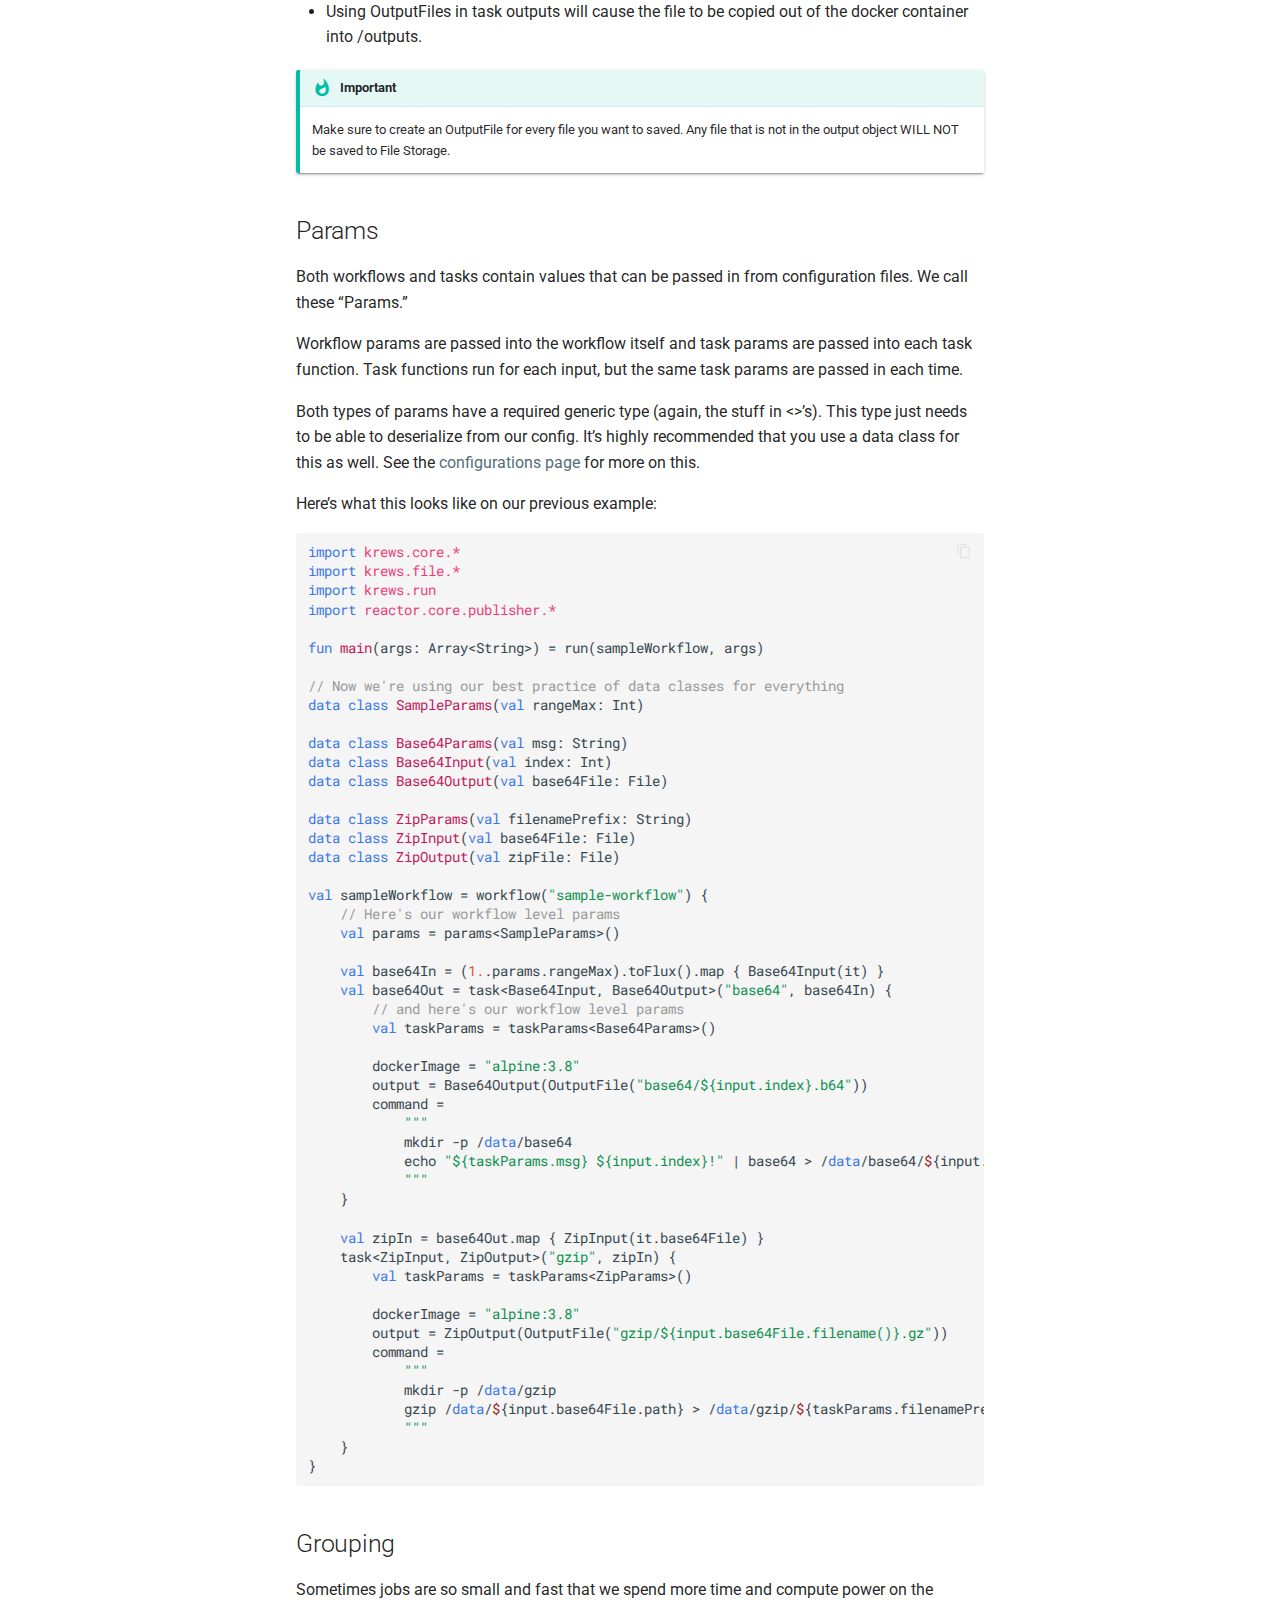
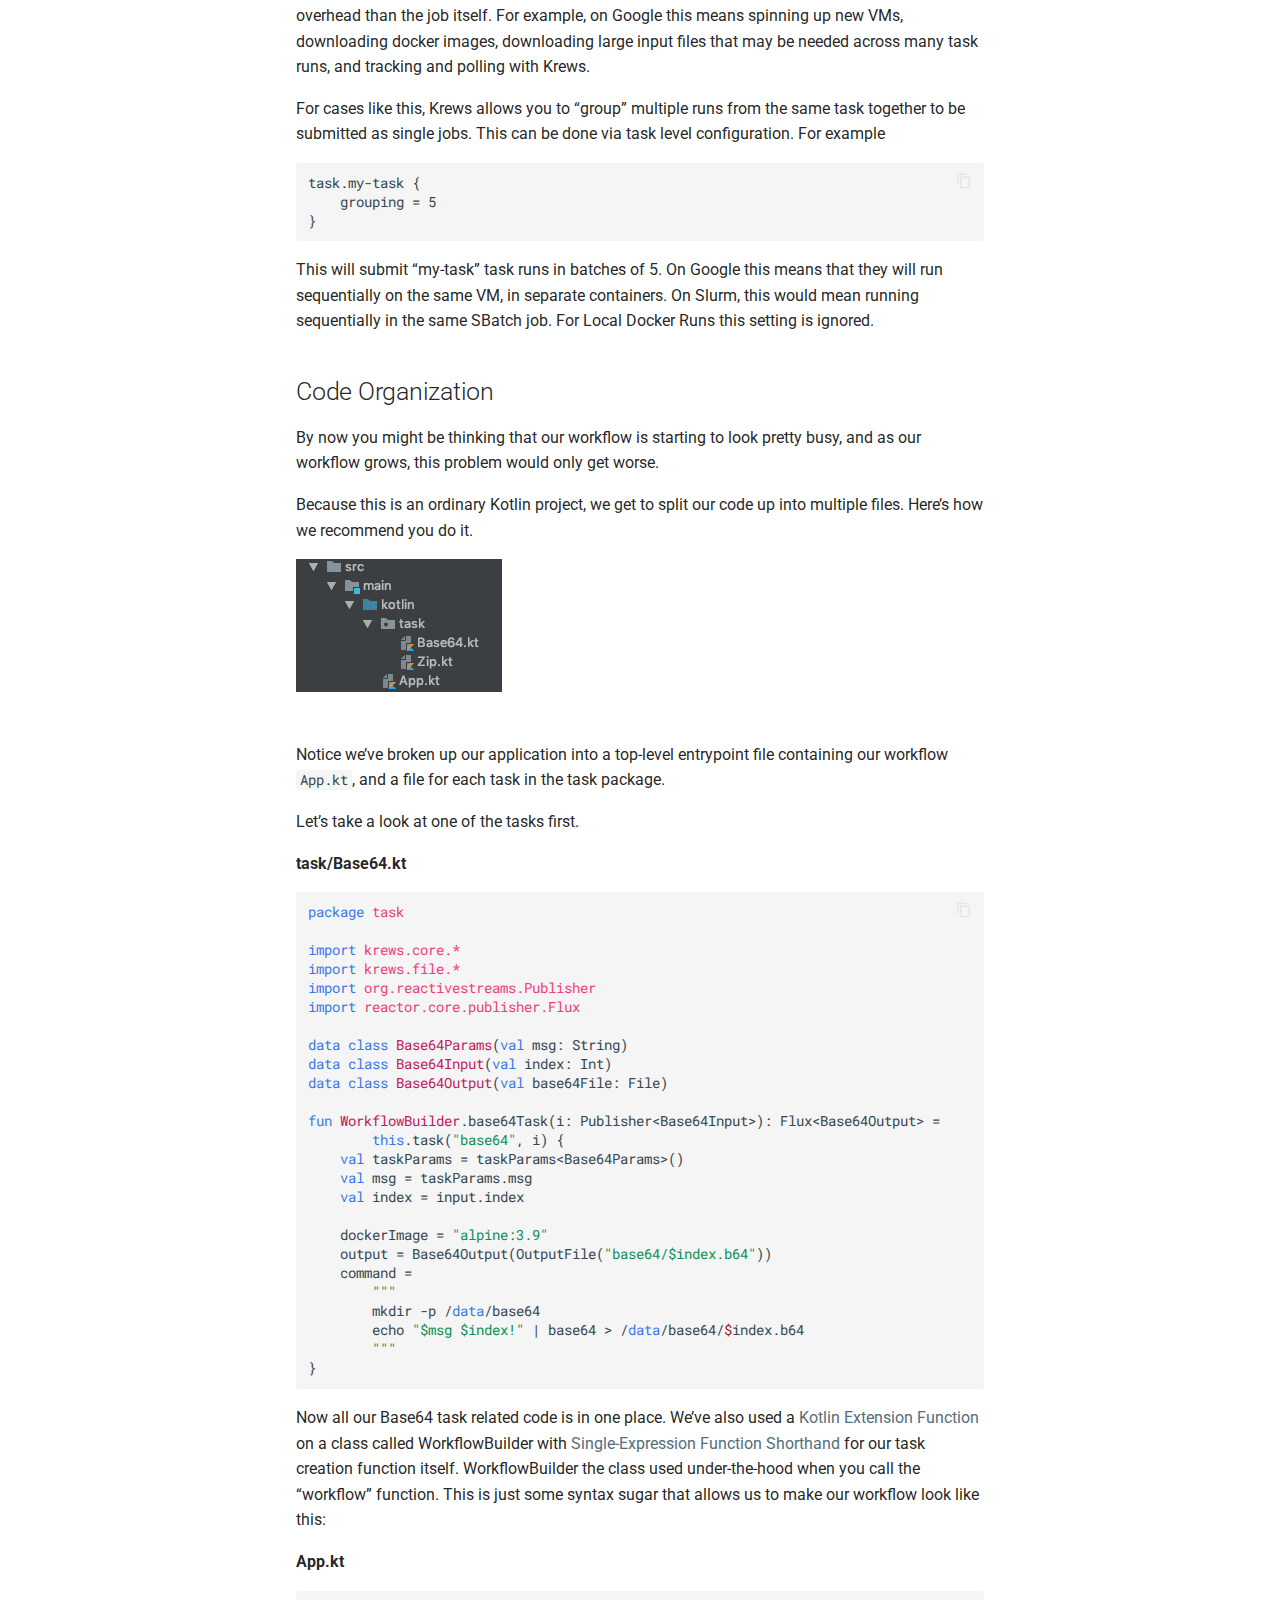
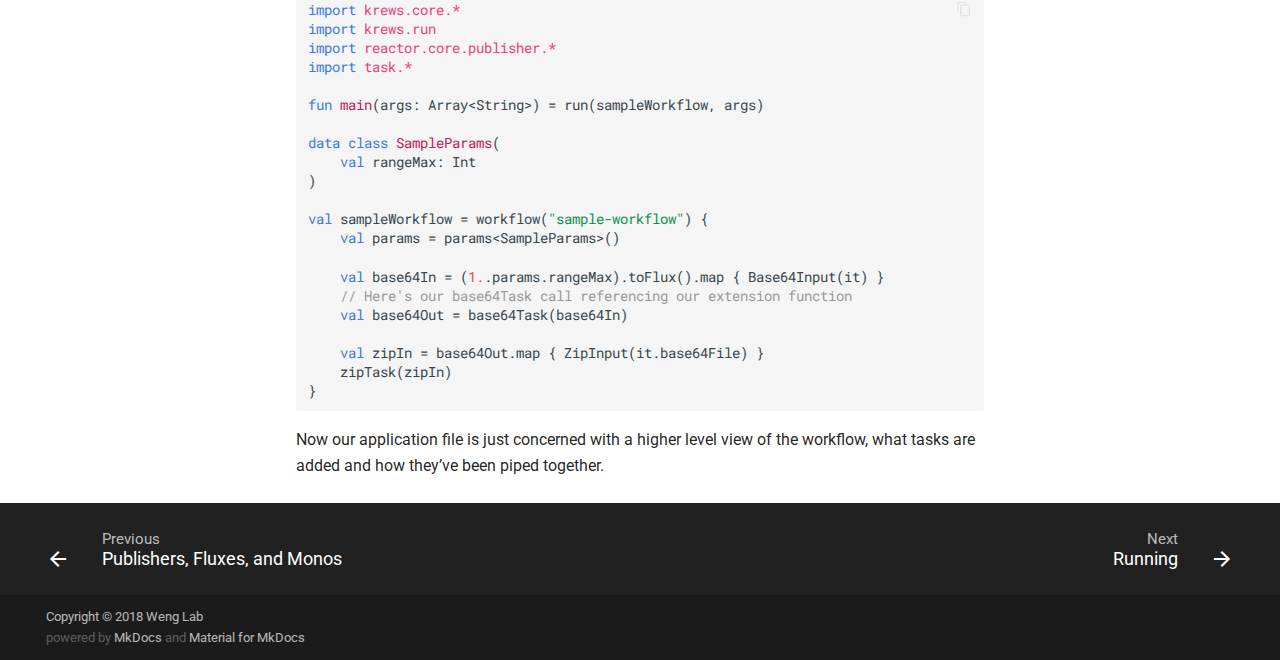
<file: workflows/index.html>
<!doctype html>
<html lang="en" class="no-js">
  <head>
    
      <meta charset="utf-8">
      <meta name="viewport" content="width=device-width,initial-scale=1">
      <meta http-equiv="x-ua-compatible" content="ie=edge">
      
        <meta name="description" content="Kotlin Reactive Workflows">
      
      
      
        <meta name="author" content="Jason Brooks">
      
      
        <meta name="lang:clipboard.copy" content="Copy to clipboard">
      
        <meta name="lang:clipboard.copied" content="Copied to clipboard">
      
        <meta name="lang:search.language" content="en">
      
        <meta name="lang:search.pipeline.stopwords" content="True">
      
        <meta name="lang:search.pipeline.trimmer" content="True">
      
        <meta name="lang:search.result.none" content="No matching documents">
      
        <meta name="lang:search.result.one" content="1 matching document">
      
        <meta name="lang:search.result.other" content="# matching documents">
      
        <meta name="lang:search.tokenizer" content="[\s\-]+">
      
      <link rel="shortcut icon" href="../img/favicon.ico">
      <meta name="generator" content="mkdocs-1.0.4, mkdocs-material-4.0.2">
    
    
      
        <title>Workflow Basics - Krews</title>
      
    
    
      <link rel="stylesheet" href="../assets/stylesheets/application.982221ab.css">
      
        <link rel="stylesheet" href="../assets/stylesheets/application-palette.224b79ff.css">
      
      
        
        
        <meta name="theme-color" content="#546e7a">
      
    
    
      <script src="../assets/javascripts/modernizr.1f0bcf2b.js"></script>
    
    
      
        <link href="https://fonts.gstatic.com" rel="preconnect" crossorigin>
        <link rel="stylesheet" href="https://fonts.googleapis.com/css?family=Roboto:300,400,400i,700|Roboto+Mono">
        <style>body,input{font-family:"Roboto","Helvetica Neue",Helvetica,Arial,sans-serif}code,kbd,pre{font-family:"Roboto Mono","Courier New",Courier,monospace}</style>
      
    
    <link rel="stylesheet" href="../assets/fonts/material-icons.css">
    
    
      <link rel="stylesheet" href="../css/extra.css">
    
    
      
    
    
  </head>
  
    
    
    <body dir="ltr" data-md-color-primary="blue-grey" data-md-color-accent="amber">
  
    <svg class="md-svg">
      <defs>
        
        
          <svg xmlns="http://www.w3.org/2000/svg" width="416" height="448"
    viewBox="0 0 416 448" id="__github">
  <path fill="currentColor" d="M160 304q0 10-3.125 20.5t-10.75 19-18.125
        8.5-18.125-8.5-10.75-19-3.125-20.5 3.125-20.5 10.75-19 18.125-8.5
        18.125 8.5 10.75 19 3.125 20.5zM320 304q0 10-3.125 20.5t-10.75
        19-18.125 8.5-18.125-8.5-10.75-19-3.125-20.5 3.125-20.5 10.75-19
        18.125-8.5 18.125 8.5 10.75 19 3.125 20.5zM360
        304q0-30-17.25-51t-46.75-21q-10.25 0-48.75 5.25-17.75 2.75-39.25
        2.75t-39.25-2.75q-38-5.25-48.75-5.25-29.5 0-46.75 21t-17.25 51q0 22 8
        38.375t20.25 25.75 30.5 15 35 7.375 37.25 1.75h42q20.5 0
        37.25-1.75t35-7.375 30.5-15 20.25-25.75 8-38.375zM416 260q0 51.75-15.25
        82.75-9.5 19.25-26.375 33.25t-35.25 21.5-42.5 11.875-42.875 5.5-41.75
        1.125q-19.5 0-35.5-0.75t-36.875-3.125-38.125-7.5-34.25-12.875-30.25-20.25-21.5-28.75q-15.5-30.75-15.5-82.75
        0-59.25 34-99-6.75-20.5-6.75-42.5 0-29 12.75-54.5 27 0 47.5 9.875t47.25
        30.875q36.75-8.75 77.25-8.75 37 0 70 8 26.25-20.5
        46.75-30.25t47.25-9.75q12.75 25.5 12.75 54.5 0 21.75-6.75 42 34 40 34
        99.5z" />
</svg>
        
      </defs>
    </svg>
    <input class="md-toggle" data-md-toggle="drawer" type="checkbox" id="__drawer" autocomplete="off">
    <input class="md-toggle" data-md-toggle="search" type="checkbox" id="__search" autocomplete="off">
    <label class="md-overlay" data-md-component="overlay" for="__drawer"></label>
    
      <a href="#workflows" tabindex="1" class="md-skip">
        Skip to content
      </a>
    
    
      <header class="md-header" data-md-component="header">
  <nav class="md-header-nav md-grid">
    <div class="md-flex">
      <div class="md-flex__cell md-flex__cell--shrink">
        <a href=".." title="Krews" class="md-header-nav__button md-logo">
          
            <img src="../img/krews_logo_white.png" width="24" height="24">
          
        </a>
      </div>
      <div class="md-flex__cell md-flex__cell--shrink">
        <label class="md-icon md-icon--menu md-header-nav__button" for="__drawer"></label>
      </div>
      <div class="md-flex__cell md-flex__cell--stretch">
        <div class="md-flex__ellipsis md-header-nav__title" data-md-component="title">
          
            <span class="md-header-nav__topic">
              Krews
            </span>
            <span class="md-header-nav__topic">
              Workflow Basics
            </span>
          
        </div>
      </div>
      <div class="md-flex__cell md-flex__cell--shrink">
        
          <label class="md-icon md-icon--search md-header-nav__button" for="__search"></label>
          
<div class="md-search" data-md-component="search" role="dialog">
  <label class="md-search__overlay" for="__search"></label>
  <div class="md-search__inner" role="search">
    <form class="md-search__form" name="search">
      <input type="text" class="md-search__input" name="query" placeholder="Search" autocapitalize="off" autocorrect="off" autocomplete="off" spellcheck="false" data-md-component="query" data-md-state="active">
      <label class="md-icon md-search__icon" for="__search"></label>
      <button type="reset" class="md-icon md-search__icon" data-md-component="reset" tabindex="-1">
        &#xE5CD;
      </button>
    </form>
    <div class="md-search__output">
      <div class="md-search__scrollwrap" data-md-scrollfix>
        <div class="md-search-result" data-md-component="result">
          <div class="md-search-result__meta">
            Type to start searching
          </div>
          <ol class="md-search-result__list"></ol>
        </div>
      </div>
    </div>
  </div>
</div>
        
      </div>
      
        <div class="md-flex__cell md-flex__cell--shrink">
          <div class="md-header-nav__source">
            


  

<a href="https://github.com/weng-lab/krews/" title="Go to repository" class="md-source" data-md-source="github">
  
    <div class="md-source__icon">
      <svg viewBox="0 0 24 24" width="24" height="24">
        <use xlink:href="#__github" width="24" height="24"></use>
      </svg>
    </div>
  
  <div class="md-source__repository">
    krews
  </div>
</a>
          </div>
        </div>
      
    </div>
  </nav>
</header>
    
    <div class="md-container">
      
        
      
      
      <main class="md-main">
        <div class="md-main__inner md-grid" data-md-component="container">
          
            
              <div class="md-sidebar md-sidebar--primary" data-md-component="navigation">
                <div class="md-sidebar__scrollwrap">
                  <div class="md-sidebar__inner">
                    <nav class="md-nav md-nav--primary" data-md-level="0">
  <label class="md-nav__title md-nav__title--site" for="__drawer">
    <a href=".." title="Krews" class="md-nav__button md-logo">
      
        <img src="../img/krews_logo_white.png" width="48" height="48">
      
    </a>
    Krews
  </label>
  
    <div class="md-nav__source">
      


  

<a href="https://github.com/weng-lab/krews/" title="Go to repository" class="md-source" data-md-source="github">
  
    <div class="md-source__icon">
      <svg viewBox="0 0 24 24" width="24" height="24">
        <use xlink:href="#__github" width="24" height="24"></use>
      </svg>
    </div>
  
  <div class="md-source__repository">
    krews
  </div>
</a>
    </div>
  
  <ul class="md-nav__list" data-md-scrollfix>
    
      
      
      


  <li class="md-nav__item md-nav__item--nested">
    
      <input class="md-toggle md-nav__toggle" data-md-toggle="nav-1" type="checkbox" id="nav-1">
    
    <label class="md-nav__link" for="nav-1">
      Why Krews?
    </label>
    <nav class="md-nav" data-md-component="collapsible" data-md-level="1">
      <label class="md-nav__title" for="nav-1">
        Why Krews?
      </label>
      <ul class="md-nav__list" data-md-scrollfix>
        
        
          
          
          


  <li class="md-nav__item">
    <a href="../why_krews/" title="Tooling" class="md-nav__link">
      Tooling
    </a>
  </li>

        
          
          
          


  <li class="md-nav__item">
    <a href="../why_krews/#clean-concise-powerful" title="Clean, Concise, and Powerful" class="md-nav__link">
      Clean, Concise, and Powerful
    </a>
  </li>

        
          
          
          


  <li class="md-nav__item">
    <a href="../why_krews/#docker-native" title="Docker Native" class="md-nav__link">
      Docker Native
    </a>
  </li>

        
          
          
          


  <li class="md-nav__item">
    <a href="../why_krews/#cloud-native" title="Cloud Native" class="md-nav__link">
      Cloud Native
    </a>
  </li>

        
      </ul>
    </nav>
  </li>

    
      
      
      


  <li class="md-nav__item md-nav__item--nested">
    
      <input class="md-toggle md-nav__toggle" data-md-toggle="nav-2" type="checkbox" id="nav-2">
    
    <label class="md-nav__link" for="nav-2">
      Getting Started
    </label>
    <nav class="md-nav" data-md-component="collapsible" data-md-level="1">
      <label class="md-nav__title" for="nav-2">
        Getting Started
      </label>
      <ul class="md-nav__list" data-md-scrollfix>
        
        
          
          
          


  <li class="md-nav__item">
    <a href="../getting_started/" title="Using the Boilerplate (Recommended)" class="md-nav__link">
      Using the Boilerplate (Recommended)
    </a>
  </li>

        
          
          
          


  <li class="md-nav__item">
    <a href="../getting_started/#creating-a-project-from-scratch" title="From Scratch" class="md-nav__link">
      From Scratch
    </a>
  </li>

        
      </ul>
    </nav>
  </li>

    
      
      
      


  <li class="md-nav__item md-nav__item--nested">
    
      <input class="md-toggle md-nav__toggle" data-md-toggle="nav-3" type="checkbox" id="nav-3">
    
    <label class="md-nav__link" for="nav-3">
      Docker
    </label>
    <nav class="md-nav" data-md-component="collapsible" data-md-level="1">
      <label class="md-nav__title" for="nav-3">
        Docker
      </label>
      <ul class="md-nav__list" data-md-scrollfix>
        
        
          
          
          


  <li class="md-nav__item">
    <a href="../docker/" title="How Krews uses Docker" class="md-nav__link">
      How Krews uses Docker
    </a>
  </li>

        
          
          
          


  <li class="md-nav__item">
    <a href="../docker/#what-about-singularity" title="What about Singularity" class="md-nav__link">
      What about Singularity
    </a>
  </li>

        
      </ul>
    </nav>
  </li>

    
      
      
      


  <li class="md-nav__item md-nav__item--nested">
    
      <input class="md-toggle md-nav__toggle" data-md-toggle="nav-4" type="checkbox" id="nav-4">
    
    <label class="md-nav__link" for="nav-4">
      Reactor
    </label>
    <nav class="md-nav" data-md-component="collapsible" data-md-level="1">
      <label class="md-nav__title" for="nav-4">
        Reactor
      </label>
      <ul class="md-nav__list" data-md-scrollfix>
        
        
          
          
          


  <li class="md-nav__item">
    <a href="../reactor/" title="Publishers, Fluxes, and Monos" class="md-nav__link">
      Publishers, Fluxes, and Monos
    </a>
  </li>

        
          
          
          


  <li class="md-nav__item">
    <a href="../reactor/#flux-and-mono-creation" title="Flux and Mono Creation" class="md-nav__link">
      Flux and Mono Creation
    </a>
  </li>

        
          
          
          


  <li class="md-nav__item">
    <a href="../reactor/#operations" title="Operations" class="md-nav__link">
      Operations
    </a>
  </li>

        
      </ul>
    </nav>
  </li>

    
      
      
      

  


  <li class="md-nav__item md-nav__item--active md-nav__item--nested">
    
      <input class="md-toggle md-nav__toggle" data-md-toggle="nav-5" type="checkbox" id="nav-5" checked>
    
    <label class="md-nav__link" for="nav-5">
      Workflows
    </label>
    <nav class="md-nav" data-md-component="collapsible" data-md-level="1">
      <label class="md-nav__title" for="nav-5">
        Workflows
      </label>
      <ul class="md-nav__list" data-md-scrollfix>
        
        
          
          
          

  


  <li class="md-nav__item md-nav__item--active">
    
    <input class="md-toggle md-nav__toggle" data-md-toggle="toc" type="checkbox" id="__toc">
    
      
    
    
      <label class="md-nav__link md-nav__link--active" for="__toc">
        Workflow Basics
      </label>
    
    <a href="./" title="Workflow Basics" class="md-nav__link md-nav__link--active">
      Workflow Basics
    </a>
    
      
<nav class="md-nav md-nav--secondary">
  
  
    
  
  
    <label class="md-nav__title" for="__toc">Table of contents</label>
    <ul class="md-nav__list" data-md-scrollfix>
      
        <li class="md-nav__item">
  <a href="#tasks" title="Tasks" class="md-nav__link">
    Tasks
  </a>
  
    <nav class="md-nav">
      <ul class="md-nav__list">
        
          <li class="md-nav__item">
  <a href="#task-inputs-and-outputs" title="Task Inputs and Outputs" class="md-nav__link">
    Task Inputs and Outputs
  </a>
  
</li>
        
          <li class="md-nav__item">
  <a href="#task-definitions" title="Task Definitions" class="md-nav__link">
    Task Definitions
  </a>
  
</li>
        
      </ul>
    </nav>
  
</li>
      
        <li class="md-nav__item">
  <a href="#files" title="Files" class="md-nav__link">
    Files
  </a>
  
    <nav class="md-nav">
      <ul class="md-nav__list">
        
          <li class="md-nav__item">
  <a href="#file-paths" title="File Paths" class="md-nav__link">
    File Paths
  </a>
  
</li>
        
          <li class="md-nav__item">
  <a href="#input-files" title="Input Files" class="md-nav__link">
    Input Files
  </a>
  
</li>
        
          <li class="md-nav__item">
  <a href="#output-files" title="Output Files" class="md-nav__link">
    Output Files
  </a>
  
</li>
        
      </ul>
    </nav>
  
</li>
      
        <li class="md-nav__item">
  <a href="#params" title="Params" class="md-nav__link">
    Params
  </a>
  
</li>
      
        <li class="md-nav__item">
  <a href="#grouping" title="Grouping" class="md-nav__link">
    Grouping
  </a>
  
</li>
      
        <li class="md-nav__item">
  <a href="#code-organization" title="Code Organization" class="md-nav__link">
    Code Organization
  </a>
  
</li>
      
      
      
      
      
    </ul>
  
</nav>
    
  </li>

        
          
          
          


  <li class="md-nav__item">
    <a href="#tasks" title="Tasks" class="md-nav__link">
      Tasks
    </a>
  </li>

        
          
          
          


  <li class="md-nav__item">
    <a href="#files" title="Files" class="md-nav__link">
      Files
    </a>
  </li>

        
          
          
          


  <li class="md-nav__item">
    <a href="#params" title="Parameters" class="md-nav__link">
      Parameters
    </a>
  </li>

        
          
          
          


  <li class="md-nav__item">
    <a href="#grouping" title="Grouping" class="md-nav__link">
      Grouping
    </a>
  </li>

        
          
          
          


  <li class="md-nav__item">
    <a href="#code-organization" title="Code Organization" class="md-nav__link">
      Code Organization
    </a>
  </li>

        
      </ul>
    </nav>
  </li>

    
      
      
      


  <li class="md-nav__item md-nav__item--nested">
    
      <input class="md-toggle md-nav__toggle" data-md-toggle="nav-6" type="checkbox" id="nav-6">
    
    <label class="md-nav__link" for="nav-6">
      Running / Environments
    </label>
    <nav class="md-nav" data-md-component="collapsible" data-md-level="1">
      <label class="md-nav__title" for="nav-6">
        Running / Environments
      </label>
      <ul class="md-nav__list" data-md-scrollfix>
        
        
          
          
          


  <li class="md-nav__item">
    <a href="../running_environments/" title="Running" class="md-nav__link">
      Running
    </a>
  </li>

        
          
          
          


  <li class="md-nav__item">
    <a href="../running_environments/#google" title="Google" class="md-nav__link">
      Google
    </a>
  </li>

        
          
          
          


  <li class="md-nav__item">
    <a href="../execution_environments/#slurm" title="Slurm" class="md-nav__link">
      Slurm
    </a>
  </li>

        
          
          
          


  <li class="md-nav__item">
    <a href="../execution_environments/#local-docker" title="Local Docker" class="md-nav__link">
      Local Docker
    </a>
  </li>

        
      </ul>
    </nav>
  </li>

    
      
      
      


  <li class="md-nav__item md-nav__item--nested">
    
      <input class="md-toggle md-nav__toggle" data-md-toggle="nav-7" type="checkbox" id="nav-7">
    
    <label class="md-nav__link" for="nav-7">
      Configurations
    </label>
    <nav class="md-nav" data-md-component="collapsible" data-md-level="1">
      <label class="md-nav__title" for="nav-7">
        Configurations
      </label>
      <ul class="md-nav__list" data-md-scrollfix>
        
        
          
          
          


  <li class="md-nav__item">
    <a href="../config/" title="Configuration Basics" class="md-nav__link">
      Configuration Basics
    </a>
  </li>

        
          
          
          


  <li class="md-nav__item">
    <a href="../config/#workflow-configurations" title="Workflow Configurations" class="md-nav__link">
      Workflow Configurations
    </a>
  </li>

        
          
          
          


  <li class="md-nav__item">
    <a href="../config/#task-configurations" title="Task Configurations" class="md-nav__link">
      Task Configurations
    </a>
  </li>

        
          
          
          


  <li class="md-nav__item">
    <a href="../config/#parameters" title="Parameters" class="md-nav__link">
      Parameters
    </a>
  </li>

        
      </ul>
    </nav>
  </li>

    
      
      
      


  <li class="md-nav__item md-nav__item--nested">
    
      <input class="md-toggle md-nav__toggle" data-md-toggle="nav-8" type="checkbox" id="nav-8">
    
    <label class="md-nav__link" for="nav-8">
      Output and State
    </label>
    <nav class="md-nav" data-md-component="collapsible" data-md-level="1">
      <label class="md-nav__title" for="nav-8">
        Output and State
      </label>
      <ul class="md-nav__list" data-md-scrollfix>
        
        
          
          
          


  <li class="md-nav__item">
    <a href="../state/" title="Caching" class="md-nav__link">
      Caching
    </a>
  </li>

        
          
          
          


  <li class="md-nav__item">
    <a href="../state/#state" title="State" class="md-nav__link">
      State
    </a>
  </li>

        
          
          
          


  <li class="md-nav__item">
    <a href="../state/#reports" title="Reports" class="md-nav__link">
      Reports
    </a>
  </li>

        
          
          
          


  <li class="md-nav__item">
    <a href="../state/#workflow-output-layout" title="Workflow Output Layout" class="md-nav__link">
      Workflow Output Layout
    </a>
  </li>

        
      </ul>
    </nav>
  </li>

    
  </ul>
</nav>
                  </div>
                </div>
              </div>
            
            
              <div class="md-sidebar md-sidebar--secondary" data-md-component="toc">
                <div class="md-sidebar__scrollwrap">
                  <div class="md-sidebar__inner">
                    
<nav class="md-nav md-nav--secondary">
  
  
    
  
  
    <label class="md-nav__title" for="__toc">Table of contents</label>
    <ul class="md-nav__list" data-md-scrollfix>
      
        <li class="md-nav__item">
  <a href="#tasks" title="Tasks" class="md-nav__link">
    Tasks
  </a>
  
    <nav class="md-nav">
      <ul class="md-nav__list">
        
          <li class="md-nav__item">
  <a href="#task-inputs-and-outputs" title="Task Inputs and Outputs" class="md-nav__link">
    Task Inputs and Outputs
  </a>
  
</li>
        
          <li class="md-nav__item">
  <a href="#task-definitions" title="Task Definitions" class="md-nav__link">
    Task Definitions
  </a>
  
</li>
        
      </ul>
    </nav>
  
</li>
      
        <li class="md-nav__item">
  <a href="#files" title="Files" class="md-nav__link">
    Files
  </a>
  
    <nav class="md-nav">
      <ul class="md-nav__list">
        
          <li class="md-nav__item">
  <a href="#file-paths" title="File Paths" class="md-nav__link">
    File Paths
  </a>
  
</li>
        
          <li class="md-nav__item">
  <a href="#input-files" title="Input Files" class="md-nav__link">
    Input Files
  </a>
  
</li>
        
          <li class="md-nav__item">
  <a href="#output-files" title="Output Files" class="md-nav__link">
    Output Files
  </a>
  
</li>
        
      </ul>
    </nav>
  
</li>
      
        <li class="md-nav__item">
  <a href="#params" title="Params" class="md-nav__link">
    Params
  </a>
  
</li>
      
        <li class="md-nav__item">
  <a href="#grouping" title="Grouping" class="md-nav__link">
    Grouping
  </a>
  
</li>
      
        <li class="md-nav__item">
  <a href="#code-organization" title="Code Organization" class="md-nav__link">
    Code Organization
  </a>
  
</li>
      
      
      
      
      
    </ul>
  
</nav>
                  </div>
                </div>
              </div>
            
          
          <div class="md-content">
            <article class="md-content__inner md-typeset">
              
                
                  <a href="https://github.com/weng-lab/krews/edit/master/docs/workflows.md" title="Edit this page" class="md-icon md-content__icon">&#xE3C9;</a>
                
                
                <h1 id="workflows">Workflows<a class="headerlink" href="#workflows" title="Permanent link">&para;</a></h1>
<p>A &ldquo;Workflow&rdquo; is a directed acyclic graph consisting of &ldquo;Tasks&rdquo; glued together with publishers.</p>
<div class="img-container">
    <img src="../img/krews_workflow.png" />
</div>

<p>The following simple example contains two tasks.</p>
<div class="codehilite"><pre><span></span><span class="k">import</span> <span class="nn">krews.core.*</span>
<span class="k">import</span> <span class="nn">krews.file.*</span>
<span class="k">import</span> <span class="nn">krews.run</span>
<span class="k">import</span> <span class="nn">reactor.core.publisher.*</span>

<span class="c1">// Bootstrap</span>
<span class="k">fun</span> <span class="nf">main</span><span class="p">(</span><span class="n">args</span><span class="p">:</span> <span class="n">Array</span><span class="p">&lt;</span><span class="n">String</span><span class="p">&gt;)</span> <span class="p">=</span> <span class="n">run</span><span class="p">(</span><span class="n">sampleWorkflow</span><span class="p">,</span> <span class="n">args</span><span class="p">)</span>

<span class="c1">// The application&#39;s workflow, named &quot;sample-workflow&quot;</span>
<span class="k">val</span> <span class="py">sampleWorkflow</span> <span class="p">=</span> <span class="n">workflow</span><span class="p">(</span><span class="s">&quot;sample-workflow&quot;</span><span class="p">)</span> <span class="p">{</span>
    <span class="c1">// A simple flux of the integers 1 through 10</span>
    <span class="k">val</span> <span class="py">range</span> <span class="p">=</span> <span class="p">(</span><span class="m">1.</span><span class="p">.</span><span class="m">10</span><span class="p">).</span><span class="n">toFlux</span><span class="p">()</span>

    <span class="c1">// A task that creates base64 files</span>
    <span class="k">val</span> <span class="py">base64Out</span> <span class="p">=</span> <span class="n">task</span><span class="p">&lt;</span><span class="n">Int</span><span class="p">,</span> <span class="n">File</span><span class="p">&gt;(</span><span class="s">&quot;base64&quot;</span><span class="p">,</span> <span class="n">range</span><span class="p">)</span> <span class="p">{</span>
        <span class="n">dockerImage</span> <span class="p">=</span> <span class="s">&quot;alpine:3.8&quot;</span>
        <span class="n">output</span> <span class="p">=</span> <span class="n">OutputFile</span><span class="p">(</span><span class="s">&quot;base64/$input.b64&quot;</span><span class="p">)</span>
        <span class="n">command</span> <span class="p">=</span>
            <span class="s">&quot;&quot;&quot;</span>
            <span class="n">mkdir</span> <span class="p">-</span><span class="n">p</span> <span class="p">/</span><span class="k">data</span><span class="p">/</span><span class="n">base64</span>
            <span class="n">echo</span> <span class="s">&quot;Hello world number $$input!&quot;</span> <span class="p">|</span> <span class="n">base64</span> <span class="p">&gt;</span> <span class="p">/</span><span class="k">data</span><span class="p">/</span><span class="n">base64</span><span class="p">/</span><span class="err">$</span><span class="n">input</span><span class="p">.</span><span class="n">b64</span>
            <span class="s">&quot;&quot;&quot;</span>
    <span class="p">}</span>

    <span class="c1">// A task that zips files</span>
    <span class="n">task</span><span class="p">&lt;</span><span class="n">File</span><span class="p">,</span> <span class="n">File</span><span class="p">&gt;(</span><span class="s">&quot;gzip&quot;</span><span class="p">,</span> <span class="n">base64Out</span><span class="p">)</span> <span class="p">{</span>
        <span class="n">dockerImage</span> <span class="p">=</span> <span class="s">&quot;alpine:3.8&quot;</span>
        <span class="n">output</span> <span class="p">=</span> <span class="n">OutputFile</span><span class="p">(</span><span class="s">&quot;gzip/${input.filename()}.gz&quot;</span><span class="p">)</span>
        <span class="n">command</span> <span class="p">=</span>
            <span class="s">&quot;&quot;&quot;</span>
            <span class="n">mkdir</span> <span class="p">-</span><span class="n">p</span> <span class="p">/</span><span class="k">data</span><span class="p">/</span><span class="n">gzip</span>
            <span class="n">gzip</span> <span class="p">/</span><span class="k">data</span><span class="p">/</span><span class="err">$</span><span class="p">{</span><span class="n">input</span><span class="p">.</span><span class="n">path</span><span class="p">}</span> <span class="p">&gt;</span> <span class="p">/</span><span class="k">data</span><span class="p">/</span><span class="n">gzip</span><span class="p">/</span><span class="err">$</span><span class="p">{</span><span class="n">input</span><span class="p">.</span><span class="n">filename</span><span class="p">()}.</span><span class="n">gz</span>
            <span class="s">&quot;&quot;&quot;</span>
    <span class="p">}</span>
<span class="p">}</span>
</pre></div>

<p>Let&rsquo;s break this down. </p>
<p>The <code>main</code> function is the application entrypoint. All it does is call the Krews <code>run</code> function
which does all the heavy lifting, parsing command line arguments and running the application with different 
configurations. More on that <a href="../running_environments/">later</a>.</p>
<h2 id="tasks">Tasks<a class="headerlink" href="#tasks" title="Permanent link">&para;</a></h2>
<p>Tasks are objects that handle processing data using docker containers. They have an input publisher and 
output publisher. The Input publisher may be a Mono or Flux, but the output publisher is always a Flux.</p>
<p>If you read the Project Reactor Documentation, you may have noticed most operations described in terms of 
marble diagrams (See <a href="https://projectreactor.io/docs/core/release/api/reactor/core/publisher/Flux.html">Flux</a> docs
for examples). Tasks can be conceptualized in a similar way.</p>
<div class="img-container">
    <img src="../img/krews_task.png" />
</div>

<p>Tasks operate on every item from an input publisher, process them, and turn them into outputs for the output flux.</p>
<p>Let&rsquo;s take another look at the tasks from the above workflow.
<div class="codehilite"><pre><span></span>    <span class="k">val</span> <span class="py">base64Out</span> <span class="p">=</span> <span class="n">task</span><span class="p">&lt;</span><span class="n">Int</span><span class="p">,</span> <span class="n">File</span><span class="p">&gt;(</span><span class="s">&quot;base64&quot;</span><span class="p">,</span> <span class="n">range</span><span class="p">)</span> <span class="p">{</span>
        <span class="c1">// Everything in this scope is calculated per-input </span>
        <span class="n">dockerImage</span> <span class="p">=</span> <span class="s">&quot;alpine:3.8&quot;</span>
        <span class="n">output</span> <span class="p">=</span> <span class="n">OutputFile</span><span class="p">(</span><span class="s">&quot;base64/$input.b64&quot;</span><span class="p">)</span>
        <span class="n">command</span> <span class="p">=</span>
            <span class="s">&quot;&quot;&quot;</span>
            <span class="n">mkdir</span> <span class="p">-</span><span class="n">p</span> <span class="p">/</span><span class="k">data</span><span class="p">/</span><span class="n">base64</span>
            <span class="n">echo</span> <span class="s">&quot;Hello world number $input!&quot;</span> <span class="p">|</span> <span class="n">base64</span> <span class="p">&gt;</span> <span class="p">/</span><span class="k">data</span><span class="p">/</span><span class="n">base64</span><span class="p">/</span><span class="err">$</span><span class="n">input</span><span class="p">.</span><span class="n">b64</span>
            <span class="s">&quot;&quot;&quot;</span>
    <span class="p">}</span>
</pre></div></p>
<h3 id="task-inputs-and-outputs">Task Inputs and Outputs<a class="headerlink" href="#task-inputs-and-outputs" title="Permanent link">&para;</a></h3>
<p>Tasks are declared in Workflows using the <code>task</code> function. This function has two generic fields that we must provide 
with classes (The stuff in &lt;&gt;). The first represents the type of the Input and the second Represents the type 
for the output. These classes may include:</p>
<ul>
<li>Primitive types like Int, String, and Boolean</li>
<li>Krews Files</li>
<li>Collection classes like List, Set, and Map</li>
<li><a href="https://kotlinlang.org/docs/reference/data-classes.html">Data Classes</a></li>
<li>Any combination of the above. For example, List of a data class objects.</li>
</ul>
<p>It&rsquo;s a good idea to always use Data Classes, even if you&rsquo;re only wrapping single Files or values.</p>
<p>More on this below.</p>
<h3 id="task-definitions">Task Definitions<a class="headerlink" href="#task-definitions" title="Permanent link">&para;</a></h3>
<p>Tasks also require 2 fields, the name and the input publisher, and a builder function (everything in {}). 
This function runs for every element provider by the input publisher. This input element is available as the 
variable &ldquo;input&rdquo; in the function.</p>
<p>Within the function, you may set the following fields:</p>
<ul>
<li>dockerImage (Required): The name of the docker image the task will run with.</li>
<li>output (Required): The output object. (More on this below)</li>
<li>command: The command that will be executed on the given docker image.</li>
<li>env: a map of optional environment variables to run the docker container with.</li>
<li>inputsDir: The working directory that should contain input files.</li>
<li>outputsDir: THe working directory that should contain output files.</li>
<li>cpus: number of cpus required for each task run.</li>
<li>memory: amount of memory required for each task run.</li>
<li>diskSize: disk space required for each task run.</li>
<li>time: time required for each task run.</li>
</ul>
<h2 id="files">Files<a class="headerlink" href="#files" title="Permanent link">&para;</a></h2>
<div class="admonition caution">
<p class="admonition-title">Caution</p>
<p>Krews Files in this section refer to <code>File</code> classes in the package <code>krews.file</code> NOT <code>java.io</code>. 
Make sure to import accordingly with:
<div class="codehilite"><pre><span></span><span class="k">import</span> <span class="nn">krews.file.*</span>
</pre></div></p>
</div>
<p>Krews <code>File</code> objects are references to files that will be moved in and out of containers and File Storage. This 
is accomplished by using them in task Input and Output types. This can happen 3 ways:</p>
<ul>
<li>
<p>as the types directly
<div class="codehilite"><pre><span></span><span class="n">task</span><span class="p">&lt;</span><span class="n">File</span><span class="p">,</span> <span class="n">File</span><span class="p">&gt;(</span><span class="s">&quot;example&quot;</span><span class="p">,</span> <span class="n">input</span><span class="p">)</span> <span class="p">{</span> <span class="cm">/* ... */</span> <span class="p">}</span>
</pre></div></p>
</li>
<li>
<p>in Collection Types
<div class="codehilite"><pre><span></span><span class="n">task</span><span class="p">&lt;</span><span class="n">List</span><span class="p">&lt;</span><span class="n">File</span><span class="p">&gt;,</span> <span class="n">Map</span><span class="p">&lt;</span><span class="n">String</span><span class="p">,</span> <span class="n">File</span><span class="p">&gt;&gt;(</span><span class="s">&quot;example&quot;</span><span class="p">,</span> <span class="n">input</span><span class="p">)</span> <span class="p">{</span> <span class="cm">/* ... */</span> <span class="p">}</span>
</pre></div></p>
</li>
<li>
<p>as fields in Data Classes
<div class="codehilite"><pre><span></span><span class="k">data</span> <span class="k">class</span> <span class="nc">MyTaskInput</span><span class="p">(</span><span class="n">fileA</span><span class="p">:</span> <span class="n">File</span><span class="p">,</span> <span class="n">fileB</span><span class="p">:</span> <span class="n">File</span><span class="p">)</span>
<span class="k">data</span> <span class="k">class</span> <span class="nc">MyTaskOutput</span><span class="p">(</span><span class="n">fileX</span><span class="p">:</span> <span class="n">File</span><span class="p">,</span> <span class="n">fileY</span><span class="p">:</span> <span class="n">File</span><span class="p">)</span>

<span class="n">task</span><span class="p">&lt;</span><span class="n">MyTaskInput</span><span class="p">,</span> <span class="n">MyTaskOutput</span><span class="p">&gt;(</span><span class="s">&quot;example&quot;</span><span class="p">,</span> <span class="n">input</span><span class="p">)</span> <span class="p">{</span> <span class="cm">/* ... */</span> <span class="p">}</span>
</pre></div></p>
</li>
</ul>
<p>Again, always using data classes for task inputs and outputs is a good idea.</p>
<h3 id="file-paths">File Paths<a class="headerlink" href="#file-paths" title="Permanent link">&para;</a></h3>
<p>Files contain a <code>path</code> field. This is a partial path (ie. <code>some-dir/file.txt</code>) that can be used to determine real 
file paths as the file gets copied to and from docker containers.</p>
<p>When referencing a file in a task docker container, use the <code>File.dockerPath</code> utility to get the real path inside 
docker. This path will be equal to <code>"${task.inputsDir}/${file.path}"</code> if the file is from your task input and 
<code>"${task.outputsDir}/${file.path}"</code> otherwise. <code>inputsDir</code> and <code>outputsDir</code> can be set but are 
<code>/inputs</code> and <code>/outputs</code> by default respectively.</p>
<p>Files also contain the following utility functions:</p>
<ul>
<li>parentDir(): gets the parent directory in the File&rsquo;s partial path if one exists. </li>
<li>filename(): gets the filename without parent directories.</li>
<li>filenameNoExt(): gets the filename without extensions</li>
</ul>
<h3 id="input-files">Input Files<a class="headerlink" href="#input-files" title="Permanent link">&para;</a></h3>
<p>In Krews, <code>InputFile</code> is a type of <code>File</code>. They refer to files that were not created by Krews workflows. Passing them
to tasks in input element will trigger copying the file into the task&rsquo;s docker container.</p>
<p>There are several implementation, and you can create your own.</p>
<ul>
<li><code>LocalInputFile</code> refers to files on a locally accessible file system. For use with Local executor and files 
on NFS for Slurm Executor.</li>
<li><code>GSInputFile</code> refers to files in Google Cloud Storage. May be used with any executor as long as the machine 
running the task has permissions to access to it.</li>
</ul>
<h3 id="output-files">Output Files<a class="headerlink" href="#output-files" title="Permanent link">&para;</a></h3>
<p><code>OutputFile</code> is another implementation of <code>File</code>. These refer to files that are created by the Krews workflow. </p>
<ul>
<li>They live in /outputs in your execution environment&rsquo;s working directory.</li>
<li>Using OutputFiles in task inputs will trigger the file to be copied into the docker container.</li>
<li>Using OutputFiles in task outputs will cause the file to be copied out of the docker container into /outputs. </li>
</ul>
<div class="admonition important">
<p class="admonition-title">Important</p>
<p>Make sure to create an OutputFile for every file you want to saved. Any file that is not in the output 
object WILL NOT be saved to File Storage. </p>
</div>
<h2 id="params">Params<a class="headerlink" href="#params" title="Permanent link">&para;</a></h2>
<p>Both workflows and tasks contain values that can be passed in from configuration files. We call these &ldquo;Params.&rdquo;</p>
<p>Workflow params are passed into the workflow itself and task params are passed into each task function. 
Task functions run for each input, but the same task params are passed in each time.</p>
<p>Both types of params have a required generic type (again, the stuff in &lt;&gt;&rsquo;s). This type just needs to be able to 
deserialize from our config. It&rsquo;s highly recommended that you use a data class for this as well. See the 
<a href="../config/">configurations page</a> for more on this.</p>
<p>Here&rsquo;s what this looks like on our previous example:</p>
<div class="codehilite"><pre><span></span><span class="k">import</span> <span class="nn">krews.core.*</span>
<span class="k">import</span> <span class="nn">krews.file.*</span>
<span class="k">import</span> <span class="nn">krews.run</span>
<span class="k">import</span> <span class="nn">reactor.core.publisher.*</span>

<span class="k">fun</span> <span class="nf">main</span><span class="p">(</span><span class="n">args</span><span class="p">:</span> <span class="n">Array</span><span class="p">&lt;</span><span class="n">String</span><span class="p">&gt;)</span> <span class="p">=</span> <span class="n">run</span><span class="p">(</span><span class="n">sampleWorkflow</span><span class="p">,</span> <span class="n">args</span><span class="p">)</span>

<span class="c1">// Now we&#39;re using our best practice of data classes for everything</span>
<span class="k">data</span> <span class="k">class</span> <span class="nc">SampleParams</span><span class="p">(</span><span class="k">val</span> <span class="py">rangeMax</span><span class="p">:</span> <span class="n">Int</span><span class="p">)</span>

<span class="k">data</span> <span class="k">class</span> <span class="nc">Base64Params</span><span class="p">(</span><span class="k">val</span> <span class="py">msg</span><span class="p">:</span> <span class="n">String</span><span class="p">)</span>
<span class="k">data</span> <span class="k">class</span> <span class="nc">Base64Input</span><span class="p">(</span><span class="k">val</span> <span class="py">index</span><span class="p">:</span> <span class="n">Int</span><span class="p">)</span>
<span class="k">data</span> <span class="k">class</span> <span class="nc">Base64Output</span><span class="p">(</span><span class="k">val</span> <span class="py">base64File</span><span class="p">:</span> <span class="n">File</span><span class="p">)</span>

<span class="k">data</span> <span class="k">class</span> <span class="nc">ZipParams</span><span class="p">(</span><span class="k">val</span> <span class="py">filenamePrefix</span><span class="p">:</span> <span class="n">String</span><span class="p">)</span>
<span class="k">data</span> <span class="k">class</span> <span class="nc">ZipInput</span><span class="p">(</span><span class="k">val</span> <span class="py">base64File</span><span class="p">:</span> <span class="n">File</span><span class="p">)</span>
<span class="k">data</span> <span class="k">class</span> <span class="nc">ZipOutput</span><span class="p">(</span><span class="k">val</span> <span class="py">zipFile</span><span class="p">:</span> <span class="n">File</span><span class="p">)</span>

<span class="k">val</span> <span class="py">sampleWorkflow</span> <span class="p">=</span> <span class="n">workflow</span><span class="p">(</span><span class="s">&quot;sample-workflow&quot;</span><span class="p">)</span> <span class="p">{</span>
    <span class="c1">// Here&#39;s our workflow level params</span>
    <span class="k">val</span> <span class="py">params</span> <span class="p">=</span> <span class="n">params</span><span class="p">&lt;</span><span class="n">SampleParams</span><span class="p">&gt;()</span>

    <span class="k">val</span> <span class="py">base64In</span> <span class="p">=</span> <span class="p">(</span><span class="m">1.</span><span class="p">.</span><span class="n">params</span><span class="p">.</span><span class="n">rangeMax</span><span class="p">).</span><span class="n">toFlux</span><span class="p">().</span><span class="n">map</span> <span class="p">{</span> <span class="n">Base64Input</span><span class="p">(</span><span class="n">it</span><span class="p">)</span> <span class="p">}</span>
    <span class="k">val</span> <span class="py">base64Out</span> <span class="p">=</span> <span class="n">task</span><span class="p">&lt;</span><span class="n">Base64Input</span><span class="p">,</span> <span class="n">Base64Output</span><span class="p">&gt;(</span><span class="s">&quot;base64&quot;</span><span class="p">,</span> <span class="n">base64In</span><span class="p">)</span> <span class="p">{</span>
        <span class="c1">// and here&#39;s our workflow level params</span>
        <span class="k">val</span> <span class="py">taskParams</span> <span class="p">=</span> <span class="n">taskParams</span><span class="p">&lt;</span><span class="n">Base64Params</span><span class="p">&gt;()</span>

        <span class="n">dockerImage</span> <span class="p">=</span> <span class="s">&quot;alpine:3.8&quot;</span>
        <span class="n">output</span> <span class="p">=</span> <span class="n">Base64Output</span><span class="p">(</span><span class="n">OutputFile</span><span class="p">(</span><span class="s">&quot;base64/${input.index}.b64&quot;</span><span class="p">))</span>
        <span class="n">command</span> <span class="p">=</span>
            <span class="s">&quot;&quot;&quot;</span>
            <span class="n">mkdir</span> <span class="p">-</span><span class="n">p</span> <span class="p">/</span><span class="k">data</span><span class="p">/</span><span class="n">base64</span>
            <span class="n">echo</span> <span class="s">&quot;${taskParams.msg} ${input.index}!&quot;</span> <span class="p">|</span> <span class="n">base64</span> <span class="p">&gt;</span> <span class="p">/</span><span class="k">data</span><span class="p">/</span><span class="n">base64</span><span class="p">/</span><span class="err">$</span><span class="p">{</span><span class="n">input</span><span class="p">.</span><span class="n">index</span><span class="p">}.</span><span class="n">b64</span>
            <span class="s">&quot;&quot;&quot;</span>
    <span class="p">}</span>

    <span class="k">val</span> <span class="py">zipIn</span> <span class="p">=</span> <span class="n">base64Out</span><span class="p">.</span><span class="n">map</span> <span class="p">{</span> <span class="n">ZipInput</span><span class="p">(</span><span class="n">it</span><span class="p">.</span><span class="n">base64File</span><span class="p">)</span> <span class="p">}</span>
    <span class="n">task</span><span class="p">&lt;</span><span class="n">ZipInput</span><span class="p">,</span> <span class="n">ZipOutput</span><span class="p">&gt;(</span><span class="s">&quot;gzip&quot;</span><span class="p">,</span> <span class="n">zipIn</span><span class="p">)</span> <span class="p">{</span>
        <span class="k">val</span> <span class="py">taskParams</span> <span class="p">=</span> <span class="n">taskParams</span><span class="p">&lt;</span><span class="n">ZipParams</span><span class="p">&gt;()</span>

        <span class="n">dockerImage</span> <span class="p">=</span> <span class="s">&quot;alpine:3.8&quot;</span>
        <span class="n">output</span> <span class="p">=</span> <span class="n">ZipOutput</span><span class="p">(</span><span class="n">OutputFile</span><span class="p">(</span><span class="s">&quot;gzip/${input.base64File.filename()}.gz&quot;</span><span class="p">))</span>
        <span class="n">command</span> <span class="p">=</span>
            <span class="s">&quot;&quot;&quot;</span>
            <span class="n">mkdir</span> <span class="p">-</span><span class="n">p</span> <span class="p">/</span><span class="k">data</span><span class="p">/</span><span class="n">gzip</span>
            <span class="n">gzip</span> <span class="p">/</span><span class="k">data</span><span class="p">/</span><span class="err">$</span><span class="p">{</span><span class="n">input</span><span class="p">.</span><span class="n">base64File</span><span class="p">.</span><span class="n">path</span><span class="p">}</span> <span class="p">&gt;</span> <span class="p">/</span><span class="k">data</span><span class="p">/</span><span class="n">gzip</span><span class="p">/</span><span class="err">$</span><span class="p">{</span><span class="n">taskParams</span><span class="p">.</span><span class="n">filenamePrefix</span><span class="p">}-</span><span class="err">$</span><span class="p">{</span><span class="n">input</span><span class="p">.</span><span class="n">base64File</span><span class="p">.</span><span class="n">filename</span><span class="p">()}.</span><span class="n">gz</span>
            <span class="s">&quot;&quot;&quot;</span>
    <span class="p">}</span>
<span class="p">}</span>
</pre></div>

<h2 id="grouping">Grouping<a class="headerlink" href="#grouping" title="Permanent link">&para;</a></h2>
<p>Sometimes jobs are so small and fast that we spend more time and compute power on the overhead than the job itself.
For example, on Google this means spinning up new VMs, downloading docker images, downloading large input files 
that may be needed across many task runs, and tracking and polling with Krews.</p>
<p>For cases like this, Krews allows you to &ldquo;group&rdquo; multiple runs from the same task together to be submitted as 
single jobs. This can be done via task level configuration. For example</p>
<div class="codehilite"><pre><span></span>task.my-task {
    grouping = 5
}
</pre></div>

<p>This will submit &ldquo;my-task&rdquo; task runs in batches of 5. On Google this means that they will run sequentially on the 
same VM, in separate containers. On Slurm, this would mean running sequentially in the same SBatch job. For Local 
Docker Runs this setting is ignored.</p>
<h2 id="code-organization">Code Organization<a class="headerlink" href="#code-organization" title="Permanent link">&para;</a></h2>
<p>By now you might be thinking that our workflow is starting to look pretty busy, and as our workflow grows, 
this problem would only get worse.</p>
<p>Because this is an ordinary Kotlin project, we get to split our code up into multiple files. Here&rsquo;s how we 
recommend you do it.</p>
<div class="img-container">
    <img alt="logo" src="../img/krews_code_org.png" />
</div>

<p>Notice we&rsquo;ve broken up our application into a top-level entrypoint file containing our workflow <code>App.kt</code>, and a file for 
each task in the task package.</p>
<p>Let&rsquo;s take a look at one of the tasks first.</p>
<p><strong>task/Base64.kt</strong>
<div class="codehilite"><pre><span></span><span class="k">package</span> <span class="nn">task</span>

<span class="k">import</span> <span class="nn">krews.core.*</span>
<span class="k">import</span> <span class="nn">krews.file.*</span>
<span class="k">import</span> <span class="nn">org.reactivestreams.Publisher</span>
<span class="k">import</span> <span class="nn">reactor.core.publisher.Flux</span>

<span class="k">data</span> <span class="k">class</span> <span class="nc">Base64Params</span><span class="p">(</span><span class="k">val</span> <span class="py">msg</span><span class="p">:</span> <span class="n">String</span><span class="p">)</span>
<span class="k">data</span> <span class="k">class</span> <span class="nc">Base64Input</span><span class="p">(</span><span class="k">val</span> <span class="py">index</span><span class="p">:</span> <span class="n">Int</span><span class="p">)</span>
<span class="k">data</span> <span class="k">class</span> <span class="nc">Base64Output</span><span class="p">(</span><span class="k">val</span> <span class="py">base64File</span><span class="p">:</span> <span class="n">File</span><span class="p">)</span>

<span class="k">fun</span> <span class="nf">WorkflowBuilder</span><span class="p">.</span><span class="n">base64Task</span><span class="p">(</span><span class="n">i</span><span class="p">:</span> <span class="n">Publisher</span><span class="p">&lt;</span><span class="n">Base64Input</span><span class="p">&gt;):</span> <span class="n">Flux</span><span class="p">&lt;</span><span class="n">Base64Output</span><span class="p">&gt;</span> <span class="p">=</span> 
        <span class="k">this</span><span class="p">.</span><span class="n">task</span><span class="p">(</span><span class="s">&quot;base64&quot;</span><span class="p">,</span> <span class="n">i</span><span class="p">)</span> <span class="p">{</span>
    <span class="k">val</span> <span class="py">taskParams</span> <span class="p">=</span> <span class="n">taskParams</span><span class="p">&lt;</span><span class="n">Base64Params</span><span class="p">&gt;()</span>
    <span class="k">val</span> <span class="py">msg</span> <span class="p">=</span> <span class="n">taskParams</span><span class="p">.</span><span class="n">msg</span>
    <span class="k">val</span> <span class="py">index</span> <span class="p">=</span> <span class="n">input</span><span class="p">.</span><span class="n">index</span>

    <span class="n">dockerImage</span> <span class="p">=</span> <span class="s">&quot;alpine:3.9&quot;</span>
    <span class="n">output</span> <span class="p">=</span> <span class="n">Base64Output</span><span class="p">(</span><span class="n">OutputFile</span><span class="p">(</span><span class="s">&quot;base64/$index.b64&quot;</span><span class="p">))</span>
    <span class="n">command</span> <span class="p">=</span>
        <span class="s">&quot;&quot;&quot;</span>
        <span class="n">mkdir</span> <span class="p">-</span><span class="n">p</span> <span class="p">/</span><span class="k">data</span><span class="p">/</span><span class="n">base64</span>
        <span class="n">echo</span> <span class="s">&quot;$msg $index!&quot;</span> <span class="p">|</span> <span class="n">base64</span> <span class="p">&gt;</span> <span class="p">/</span><span class="k">data</span><span class="p">/</span><span class="n">base64</span><span class="p">/</span><span class="err">$</span><span class="n">index</span><span class="p">.</span><span class="n">b64</span>
        <span class="s">&quot;&quot;&quot;</span>
<span class="p">}</span>
</pre></div></p>
<p>Now all our Base64 task related code is in one place. We&rsquo;ve also used a 
<a href="https://kotlinlang.org/docs/reference/extensions.html">Kotlin Extension Function</a> on a class called WorkflowBuilder 
with <a href="https://kotlinlang.org/docs/reference/functions.html#single-expression-functions">Single-Expression Function Shorthand</a> 
for our task creation function itself. WorkflowBuilder the class used under-the-hood when you call the &ldquo;workflow&rdquo; 
function. This is just some syntax sugar that allows us to make our workflow look like this:</p>
<p><strong>App.kt</strong>
<div class="codehilite"><pre><span></span><span class="k">import</span> <span class="nn">krews.core.*</span>
<span class="k">import</span> <span class="nn">krews.run</span>
<span class="k">import</span> <span class="nn">reactor.core.publisher.*</span>
<span class="k">import</span> <span class="nn">task.*</span>

<span class="k">fun</span> <span class="nf">main</span><span class="p">(</span><span class="n">args</span><span class="p">:</span> <span class="n">Array</span><span class="p">&lt;</span><span class="n">String</span><span class="p">&gt;)</span> <span class="p">=</span> <span class="n">run</span><span class="p">(</span><span class="n">sampleWorkflow</span><span class="p">,</span> <span class="n">args</span><span class="p">)</span>

<span class="k">data</span> <span class="k">class</span> <span class="nc">SampleParams</span><span class="p">(</span>
    <span class="k">val</span> <span class="py">rangeMax</span><span class="p">:</span> <span class="n">Int</span>
<span class="p">)</span>

<span class="k">val</span> <span class="py">sampleWorkflow</span> <span class="p">=</span> <span class="n">workflow</span><span class="p">(</span><span class="s">&quot;sample-workflow&quot;</span><span class="p">)</span> <span class="p">{</span>
    <span class="k">val</span> <span class="py">params</span> <span class="p">=</span> <span class="n">params</span><span class="p">&lt;</span><span class="n">SampleParams</span><span class="p">&gt;()</span>

    <span class="k">val</span> <span class="py">base64In</span> <span class="p">=</span> <span class="p">(</span><span class="m">1.</span><span class="p">.</span><span class="n">params</span><span class="p">.</span><span class="n">rangeMax</span><span class="p">).</span><span class="n">toFlux</span><span class="p">().</span><span class="n">map</span> <span class="p">{</span> <span class="n">Base64Input</span><span class="p">(</span><span class="n">it</span><span class="p">)</span> <span class="p">}</span>
    <span class="c1">// Here&#39;s our base64Task call referencing our extension function</span>
    <span class="k">val</span> <span class="py">base64Out</span> <span class="p">=</span> <span class="n">base64Task</span><span class="p">(</span><span class="n">base64In</span><span class="p">)</span>

    <span class="k">val</span> <span class="py">zipIn</span> <span class="p">=</span> <span class="n">base64Out</span><span class="p">.</span><span class="n">map</span> <span class="p">{</span> <span class="n">ZipInput</span><span class="p">(</span><span class="n">it</span><span class="p">.</span><span class="n">base64File</span><span class="p">)</span> <span class="p">}</span>
    <span class="n">zipTask</span><span class="p">(</span><span class="n">zipIn</span><span class="p">)</span>
<span class="p">}</span>
</pre></div></p>
<p>Now our application file is just concerned with a higher level view of the workflow, what tasks are added 
and how they&rsquo;ve been piped together.</p>
                
                  
                
              
              
                


              
            </article>
          </div>
        </div>
      </main>
      
        
<footer class="md-footer">
  
    <div class="md-footer-nav">
      <nav class="md-footer-nav__inner md-grid">
        
          <a href="../reactor/" title="Publishers, Fluxes, and Monos" class="md-flex md-footer-nav__link md-footer-nav__link--prev" rel="prev">
            <div class="md-flex__cell md-flex__cell--shrink">
              <i class="md-icon md-icon--arrow-back md-footer-nav__button"></i>
            </div>
            <div class="md-flex__cell md-flex__cell--stretch md-footer-nav__title">
              <span class="md-flex__ellipsis">
                <span class="md-footer-nav__direction">
                  Previous
                </span>
                Publishers, Fluxes, and Monos
              </span>
            </div>
          </a>
        
        
          <a href="../running_environments/" title="Running" class="md-flex md-footer-nav__link md-footer-nav__link--next" rel="next">
            <div class="md-flex__cell md-flex__cell--stretch md-footer-nav__title">
              <span class="md-flex__ellipsis">
                <span class="md-footer-nav__direction">
                  Next
                </span>
                Running
              </span>
            </div>
            <div class="md-flex__cell md-flex__cell--shrink">
              <i class="md-icon md-icon--arrow-forward md-footer-nav__button"></i>
            </div>
          </a>
        
      </nav>
    </div>
  
  <div class="md-footer-meta md-typeset">
    <div class="md-footer-meta__inner md-grid">
      <div class="md-footer-copyright">
        
          <div class="md-footer-copyright__highlight">
            Copyright &copy; 2018 Weng Lab
          </div>
        
        powered by
        <a href="https://www.mkdocs.org">MkDocs</a>
        and
        <a href="https://squidfunk.github.io/mkdocs-material/">
          Material for MkDocs</a>
      </div>
      
    </div>
  </div>
</footer>
      
    </div>
    
      <script src="../assets/javascripts/application.d9aa80ab.js"></script>
      
      <script>app.initialize({version:"1.0.4",url:{base:".."}})</script>
      
    
  </body>
</html>
</file>
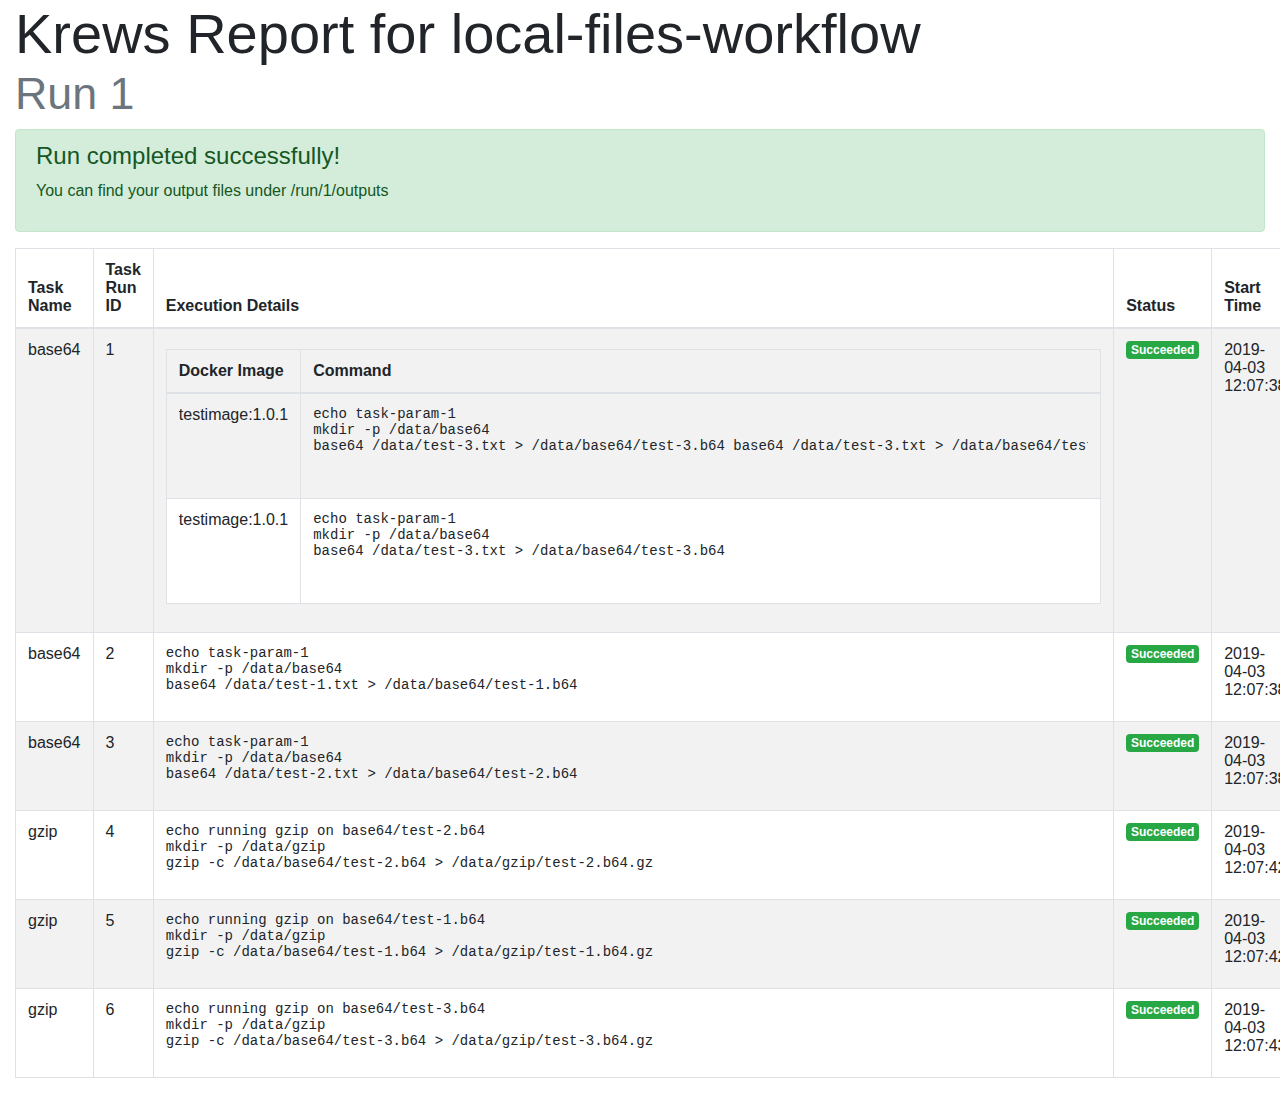
<file: src/test/resources/report.html>
<html>
  <head>
    <title>Workflow local-files-workflow Run Report</title>
    <link href="https://maxcdn.bootstrapcdn.com/bootstrap/4.1.3/css/bootstrap.min.css" rel="stylesheet">
    <link href="https://cdn.datatables.net/1.10.19/css/dataTables.bootstrap4.min.css" rel="stylesheet">
      <link href="https://cdn.datatables.net/responsive/2.2.3/css/responsive.bootstrap4.min.css" rel="stylesheet">
  </head>
  <body>
    <div class="container-fluid">
      <h1 class="display-4">Krews Report for local-files-workflow<br><small class="text-muted">Run 1</small></h1>
      <div class="alert alert-success">
        <h4>Run completed successfully!</h4>
        <p>You can find your output files under /run/1/outputs</p>
      </div>
      <table class="table table-striped table-bordered dt-responsive nowrap" style="width: 100%;" id="tasks">
        <thead>
          <tr>
            <th class="all">Task Name</th>
            <th class="all">Task Run ID</th>
            <th class="none">Execution Details</th>
            <th class="all">Status</th>
            <th class="all">Start Time</th>
            <th class="all">Duration</th>
          </tr>
        </thead>
        <tbody>
          <tr>
            <td>base64</td>
            <td>1</td>
            <td>
                <table class="table table-striped table-bordered mt-2">
                    <thead>
                        <tr>
                            <th>Docker Image</th>
                            <th>Command</th>
                        </tr>
                    </thead>
                    <tbody>
                        <tr>
                            <td>testimage:1.0.1</td>
                            <td class="command-cell">
                                <pre>
echo task-param-1
mkdir -p /data/base64
base64 /data/test-3.txt &gt; /data/base64/test-3.b64 base64 /data/test-3.txt &gt; /data/base64/test-3.b64
                                </pre>
                            </td>
                        </tr>
                        <tr>
                            <td>testimage:1.0.1</td>
                            <td>
                                <pre>
echo task-param-1
mkdir -p /data/base64
base64 /data/test-3.txt &gt; /data/base64/test-3.b64
                                </pre>
                            </td>
                        </tr>
                    </tbody>
                </table>
            </td>
            <td><span class="badge badge-success">Succeeded</span></td>
            <td>2019-04-03 12:07:38</td>
            <td>5.346s</td>
          </tr>
          <tr>
            <td>base64</td>
            <td>2</td>
            <td class="command-cell">
              <pre>echo task-param-1
mkdir -p /data/base64
base64 /data/test-1.txt &gt; /data/base64/test-1.b64</pre>
            </td>
            <td><span class="badge badge-success">Succeeded</span></td>
            <td>2019-04-03 12:07:38</td>
            <td>3.602s</td>
          </tr>
          <tr>
            <td>base64</td>
            <td>3</td>
            <td class="command-cell">
              <pre>echo task-param-1
mkdir -p /data/base64
base64 /data/test-2.txt &gt; /data/base64/test-2.b64</pre>
            </td>
            <td><span class="badge badge-success">Succeeded</span></td>
            <td>2019-04-03 12:07:38</td>
            <td>3.599s</td>
          </tr>
          <tr>
            <td>gzip</td>
            <td>4</td>
            <td class="command-cell">
              <pre>echo running gzip on base64/test-2.b64
mkdir -p /data/gzip
gzip -c /data/base64/test-2.b64 &gt; /data/gzip/test-2.b64.gz</pre>
            </td>
            <td><span class="badge badge-success">Succeeded</span></td>
            <td>2019-04-03 12:07:42</td>
            <td>3.301s</td>
          </tr>
          <tr>
            <td>gzip</td>
            <td>5</td>
            <td class="command-cell">
              <pre>echo running gzip on base64/test-1.b64
mkdir -p /data/gzip
gzip -c /data/base64/test-1.b64 &gt; /data/gzip/test-1.b64.gz</pre>
            </td>
            <td><span class="badge badge-success">Succeeded</span></td>
            <td>2019-04-03 12:07:42</td>
            <td>2.526s</td>
          </tr>
          <tr>
            <td>gzip</td>
            <td>6</td>
            <td class="command-cell">
              <pre>echo running gzip on base64/test-3.b64
mkdir -p /data/gzip
gzip -c /data/base64/test-3.b64 &gt; /data/gzip/test-3.b64.gz</pre>
            </td>
            <td><span class="badge badge-success">Succeeded</span></td>
            <td>2019-04-03 12:07:43</td>
            <td>2.41s</td>
          </tr>
        </tbody>
      </table>
    </div>
    <script src="https://code.jquery.com/jquery-3.3.1.slim.min.js"></script>
    <script src="https://cdnjs.cloudflare.com/ajax/libs/popper.js/1.12.9/umd/popper.min.js"></script>
    <script src="https://maxcdn.bootstrapcdn.com/bootstrap/4.1.3/js/bootstrap.min.js"></script>
    <script src="https://cdn.datatables.net/1.10.19/js/jquery.dataTables.min.js"></script>
    <script src="https://cdn.datatables.net/1.10.19/js/dataTables.bootstrap4.min.js"></script>
    <script src="https://cdn.datatables.net/responsive/2.2.3/js/dataTables.responsive.min.js"></script>
    <script src="https://cdn.datatables.net/responsive/2.2.3/js/responsive.bootstrap4.min.js"></script>
    <script>$(document).ready(function() {
    $('#tasks').DataTable();
} );</script>
    <style>.command-cell {
    overflow: auto;
    max-width: 800px;
}</style>
  </body>
</html>
</file>
<file: assets/stylesheets/application.982221ab.css>
@charset "UTF-8";html{box-sizing:border-box}*,:after,:before{box-sizing:inherit}html{-webkit-text-size-adjust:none;-moz-text-size-adjust:none;-ms-text-size-adjust:none;text-size-adjust:none}body{margin:0}hr{overflow:visible;box-sizing:content-box}a{-webkit-text-decoration-skip:objects}a,button,input,label{-webkit-tap-highlight-color:transparent}a{color:inherit;text-decoration:none}small,sub,sup{font-size:80%}sub,sup{position:relative;line-height:0;vertical-align:baseline}sub{bottom:-.25em}sup{top:-.5em}img{border-style:none}table{border-collapse:separate;border-spacing:0}td,th{font-weight:400;vertical-align:top}button{margin:0;padding:0;border:0;outline-style:none;background:transparent;font-size:inherit}input{border:0;outline:0}.md-clipboard:before,.md-icon,.md-nav__button,.md-nav__link:after,.md-nav__title:before,.md-search-result__article--document:before,.md-source-file:before,.md-typeset .admonition>.admonition-title:before,.md-typeset .admonition>summary:before,.md-typeset .critic.comment:before,.md-typeset .footnote-backref,.md-typeset .task-list-control .task-list-indicator:before,.md-typeset details>.admonition-title:before,.md-typeset details>summary:before,.md-typeset summary:after{font-family:Material Icons;font-style:normal;font-variant:normal;font-weight:400;line-height:1;text-transform:none;white-space:nowrap;speak:none;word-wrap:normal;direction:ltr}.md-content__icon,.md-footer-nav__button,.md-header-nav__button,.md-nav__button,.md-nav__title:before,.md-search-result__article--document:before{display:inline-block;margin:.2rem;padding:.4rem;font-size:1.2rem;cursor:pointer}.md-icon--arrow-back:before{content:""}.md-icon--arrow-forward:before{content:""}.md-icon--menu:before{content:""}.md-icon--search:before{content:""}[dir=rtl] .md-icon--arrow-back:before{content:""}[dir=rtl] .md-icon--arrow-forward:before{content:""}body{-webkit-font-smoothing:antialiased;-moz-osx-font-smoothing:grayscale}body,input{color:rgba(0,0,0,.87);-webkit-font-feature-settings:"kern","liga";font-feature-settings:"kern","liga";font-family:Helvetica Neue,Helvetica,Arial,sans-serif}code,kbd,pre{color:rgba(0,0,0,.87);-webkit-font-feature-settings:"kern";font-feature-settings:"kern";font-family:Courier New,Courier,monospace}.md-typeset{font-size:.8rem;line-height:1.6;-webkit-print-color-adjust:exact}.md-typeset blockquote,.md-typeset ol,.md-typeset p,.md-typeset ul{margin:1em 0}.md-typeset h1{margin:0 0 2rem;color:rgba(0,0,0,.54);font-size:1.5625rem;line-height:1.3}.md-typeset h1,.md-typeset h2{font-weight:300;letter-spacing:-.01em}.md-typeset h2{margin:2rem 0 .8rem;font-size:1.25rem;line-height:1.4}.md-typeset h3{margin:1.6rem 0 .8rem;font-size:1rem;font-weight:400;letter-spacing:-.01em;line-height:1.5}.md-typeset h2+h3{margin-top:.8rem}.md-typeset h4{font-size:.8rem}.md-typeset h4,.md-typeset h5,.md-typeset h6{margin:.8rem 0;font-weight:700;letter-spacing:-.01em}.md-typeset h5,.md-typeset h6{color:rgba(0,0,0,.54);font-size:.64rem}.md-typeset h5{text-transform:uppercase}.md-typeset hr{margin:1.5em 0;border-bottom:.05rem dotted rgba(0,0,0,.26)}.md-typeset a{color:#3f51b5;word-break:break-word}.md-typeset a,.md-typeset a:before{transition:color .125s}.md-typeset a:active,.md-typeset a:hover{color:#536dfe}.md-typeset code,.md-typeset pre{background-color:hsla(0,0%,92.5%,.5);color:#37474f;font-size:85%;direction:ltr}.md-typeset code{margin:0 .29412em;padding:.07353em 0;border-radius:.1rem;box-shadow:.29412em 0 0 hsla(0,0%,92.5%,.5),-.29412em 0 0 hsla(0,0%,92.5%,.5);word-break:break-word;-webkit-box-decoration-break:clone;box-decoration-break:clone}.md-typeset h1 code,.md-typeset h2 code,.md-typeset h3 code,.md-typeset h4 code,.md-typeset h5 code,.md-typeset h6 code{margin:0;background-color:transparent;box-shadow:none}.md-typeset a>code{margin:inherit;padding:inherit;border-radius:none;background-color:inherit;color:inherit;box-shadow:none}.md-typeset pre{position:relative;margin:1em 0;border-radius:.1rem;line-height:1.4;-webkit-overflow-scrolling:touch}.md-typeset pre>code{display:block;margin:0;padding:.525rem .6rem;background-color:transparent;font-size:inherit;box-shadow:none;-webkit-box-decoration-break:none;box-decoration-break:none;overflow:auto}.md-typeset pre>code::-webkit-scrollbar{width:.2rem;height:.2rem}.md-typeset pre>code::-webkit-scrollbar-thumb{background-color:rgba(0,0,0,.26)}.md-typeset pre>code::-webkit-scrollbar-thumb:hover{background-color:#536dfe}.md-typeset kbd{padding:0 .29412em;border-radius:.15rem;border:.05rem solid #c9c9c9;border-bottom-color:#bcbcbc;background-color:#fcfcfc;color:#555;font-size:85%;box-shadow:0 .05rem 0 #b0b0b0;word-break:break-word}.md-typeset mark{margin:0 .25em;padding:.0625em 0;border-radius:.1rem;background-color:rgba(255,235,59,.5);box-shadow:.25em 0 0 rgba(255,235,59,.5),-.25em 0 0 rgba(255,235,59,.5);word-break:break-word;-webkit-box-decoration-break:clone;box-decoration-break:clone}.md-typeset abbr{border-bottom:.05rem dotted rgba(0,0,0,.54);text-decoration:none;cursor:help}.md-typeset small{opacity:.75}.md-typeset sub,.md-typeset sup{margin-left:.07812em}[dir=rtl] .md-typeset sub,[dir=rtl] .md-typeset sup{margin-right:.07812em;margin-left:0}.md-typeset blockquote{padding-left:.6rem;border-left:.2rem solid rgba(0,0,0,.26);color:rgba(0,0,0,.54)}[dir=rtl] .md-typeset blockquote{padding-right:.6rem;padding-left:0;border-right:.2rem solid rgba(0,0,0,.26);border-left:initial}.md-typeset ul{list-style-type:disc}.md-typeset ol,.md-typeset ul{margin-left:.625em;padding:0}[dir=rtl] .md-typeset ol,[dir=rtl] .md-typeset ul{margin-right:.625em;margin-left:0}.md-typeset ol ol,.md-typeset ul ol{list-style-type:lower-alpha}.md-typeset ol ol ol,.md-typeset ul ol ol{list-style-type:lower-roman}.md-typeset ol li,.md-typeset ul li{margin-bottom:.5em;margin-left:1.25em}[dir=rtl] .md-typeset ol li,[dir=rtl] .md-typeset ul li{margin-right:1.25em;margin-left:0}.md-typeset ol li blockquote,.md-typeset ol li p,.md-typeset ul li blockquote,.md-typeset ul li p{margin:.5em 0}.md-typeset ol li:last-child,.md-typeset ul li:last-child{margin-bottom:0}.md-typeset ol li ol,.md-typeset ol li ul,.md-typeset ul li ol,.md-typeset ul li ul{margin:.5em 0 .5em .625em}[dir=rtl] .md-typeset ol li ol,[dir=rtl] .md-typeset ol li ul,[dir=rtl] .md-typeset ul li ol,[dir=rtl] .md-typeset ul li ul{margin-right:.625em;margin-left:0}.md-typeset dd{margin:1em 0 1em 1.875em}[dir=rtl] .md-typeset dd{margin-right:1.875em;margin-left:0}.md-typeset iframe,.md-typeset img,.md-typeset svg{max-width:100%}.md-typeset table:not([class]){box-shadow:0 2px 2px 0 rgba(0,0,0,.14),0 1px 5px 0 rgba(0,0,0,.12),0 3px 1px -2px rgba(0,0,0,.2);display:inline-block;max-width:100%;border-radius:.1rem;font-size:.64rem;overflow:auto;-webkit-overflow-scrolling:touch}.md-typeset table:not([class])+*{margin-top:1.5em}.md-typeset table:not([class]) td:not([align]),.md-typeset table:not([class]) th:not([align]){text-align:left}[dir=rtl] .md-typeset table:not([class]) td:not([align]),[dir=rtl] .md-typeset table:not([class]) th:not([align]){text-align:right}.md-typeset table:not([class]) th{min-width:5rem;padding:.6rem .8rem;background-color:rgba(0,0,0,.54);color:#fff;vertical-align:top}.md-typeset table:not([class]) td{padding:.6rem .8rem;border-top:.05rem solid rgba(0,0,0,.07);vertical-align:top}.md-typeset table:not([class]) tr{transition:background-color .125s}.md-typeset table:not([class]) tr:hover{background-color:rgba(0,0,0,.035);box-shadow:inset 0 .05rem 0 #fff}.md-typeset table:not([class]) tr:first-child td{border-top:0}.md-typeset table:not([class]) a{word-break:normal}.md-typeset__scrollwrap{margin:1em -.8rem;overflow-x:auto;-webkit-overflow-scrolling:touch}.md-typeset .md-typeset__table{display:inline-block;margin-bottom:.5em;padding:0 .8rem}.md-typeset .md-typeset__table table{display:table;width:100%;margin:0;overflow:hidden}html{font-size:125%;overflow-x:hidden}body,html{height:100%}body{position:relative;font-size:.5rem}hr{display:block;height:.05rem;padding:0;border:0}.md-svg{display:none}.md-grid{max-width:61rem;margin-right:auto;margin-left:auto}.md-container,.md-main{overflow:auto}.md-container{display:table;width:100%;height:100%;padding-top:2.4rem;table-layout:fixed}.md-main{display:table-row;height:100%}.md-main__inner{height:100%;padding-top:1.5rem;padding-bottom:.05rem}.md-toggle{display:none}.md-overlay{position:fixed;top:0;width:0;height:0;transition:width 0s .25s,height 0s .25s,opacity .25s;background-color:rgba(0,0,0,.54);opacity:0;z-index:3}.md-flex{display:table}.md-flex__cell{display:table-cell;position:relative;vertical-align:top}.md-flex__cell--shrink{width:0}.md-flex__cell--stretch{display:table;width:100%;table-layout:fixed}.md-flex__ellipsis{display:table-cell;text-overflow:ellipsis;white-space:nowrap;overflow:hidden}.md-skip{position:fixed;width:.05rem;height:.05rem;margin:.5rem;padding:.3rem .5rem;clip:rect(.05rem);-webkit-transform:translateY(.4rem);transform:translateY(.4rem);border-radius:.1rem;background-color:rgba(0,0,0,.87);color:#fff;font-size:.64rem;opacity:0;overflow:hidden}.md-skip:focus{width:auto;height:auto;clip:auto;-webkit-transform:translateX(0);transform:translateX(0);transition:opacity .175s 75ms,-webkit-transform .25s cubic-bezier(.4,0,.2,1);transition:transform .25s cubic-bezier(.4,0,.2,1),opacity .175s 75ms;transition:transform .25s cubic-bezier(.4,0,.2,1),opacity .175s 75ms,-webkit-transform .25s cubic-bezier(.4,0,.2,1);opacity:1;z-index:10}@page{margin:25mm}.md-clipboard{position:absolute;top:.3rem;right:.3rem;width:1.4rem;height:1.4rem;border-radius:.1rem;font-size:.8rem;cursor:pointer;z-index:1;-webkit-backface-visibility:hidden;backface-visibility:hidden}.md-clipboard:before{transition:color .25s,opacity .25s;color:rgba(0,0,0,.07);content:"\E14D"}.codehilite:hover .md-clipboard:before,.md-typeset .highlight:hover .md-clipboard:before,pre:hover .md-clipboard:before{color:rgba(0,0,0,.54)}.md-clipboard:focus:before,.md-clipboard:hover:before{color:#536dfe}.md-clipboard__message{display:block;position:absolute;top:0;right:1.7rem;padding:.3rem .5rem;-webkit-transform:translateX(.4rem);transform:translateX(.4rem);transition:opacity .175s,-webkit-transform .25s cubic-bezier(.9,.1,.9,0);transition:transform .25s cubic-bezier(.9,.1,.9,0),opacity .175s;transition:transform .25s cubic-bezier(.9,.1,.9,0),opacity .175s,-webkit-transform .25s cubic-bezier(.9,.1,.9,0);border-radius:.1rem;background-color:rgba(0,0,0,.54);color:#fff;font-size:.64rem;white-space:nowrap;opacity:0;pointer-events:none}.md-clipboard__message--active{-webkit-transform:translateX(0);transform:translateX(0);transition:opacity .175s 75ms,-webkit-transform .25s cubic-bezier(.4,0,.2,1);transition:transform .25s cubic-bezier(.4,0,.2,1),opacity .175s 75ms;transition:transform .25s cubic-bezier(.4,0,.2,1),opacity .175s 75ms,-webkit-transform .25s cubic-bezier(.4,0,.2,1);opacity:1;pointer-events:auto}.md-clipboard__message:before{content:attr(aria-label)}.md-clipboard__message:after{display:block;position:absolute;top:50%;right:-.2rem;width:0;margin-top:-.2rem;border-color:transparent rgba(0,0,0,.54);border-style:solid;border-width:.2rem 0 .2rem .2rem;content:""}.md-content__inner{margin:0 .8rem 1.2rem;padding-top:.6rem}.md-content__inner:before{display:block;height:.4rem;content:""}.md-content__inner>:last-child{margin-bottom:0}.md-content__icon{position:relative;margin:.4rem 0;padding:0;float:right}.md-typeset .md-content__icon{color:rgba(0,0,0,.26)}.md-header{position:fixed;top:0;right:0;left:0;height:2.4rem;transition:background-color .25s,color .25s;background-color:#3f51b5;color:#fff;box-shadow:none;z-index:2;-webkit-backface-visibility:hidden;backface-visibility:hidden}.no-js .md-header{transition:none;box-shadow:none}.md-header[data-md-state=shadow]{transition:background-color .25s,color .25s,box-shadow .25s;box-shadow:0 0 .2rem rgba(0,0,0,.1),0 .2rem .4rem rgba(0,0,0,.2)}.md-header-nav{padding:0 .2rem}.md-header-nav__button{position:relative;transition:opacity .25s;z-index:1}.md-header-nav__button:hover{opacity:.7}.md-header-nav__button.md-logo *{display:block}.no-js .md-header-nav__button.md-icon--search{display:none}.md-header-nav__topic{display:block;position:absolute;transition:opacity .15s,-webkit-transform .4s cubic-bezier(.1,.7,.1,1);transition:transform .4s cubic-bezier(.1,.7,.1,1),opacity .15s;transition:transform .4s cubic-bezier(.1,.7,.1,1),opacity .15s,-webkit-transform .4s cubic-bezier(.1,.7,.1,1);text-overflow:ellipsis;white-space:nowrap;overflow:hidden}.md-header-nav__topic+.md-header-nav__topic{-webkit-transform:translateX(1.25rem);transform:translateX(1.25rem);transition:opacity .15s,-webkit-transform .4s cubic-bezier(1,.7,.1,.1);transition:transform .4s cubic-bezier(1,.7,.1,.1),opacity .15s;transition:transform .4s cubic-bezier(1,.7,.1,.1),opacity .15s,-webkit-transform .4s cubic-bezier(1,.7,.1,.1);opacity:0;z-index:-1;pointer-events:none}[dir=rtl] .md-header-nav__topic+.md-header-nav__topic{-webkit-transform:translateX(-1.25rem);transform:translateX(-1.25rem)}.no-js .md-header-nav__topic{position:static}.no-js .md-header-nav__topic+.md-header-nav__topic{display:none}.md-header-nav__title{padding:0 1rem;font-size:.9rem;line-height:2.4rem}.md-header-nav__title[data-md-state=active] .md-header-nav__topic{-webkit-transform:translateX(-1.25rem);transform:translateX(-1.25rem);transition:opacity .15s,-webkit-transform .4s cubic-bezier(1,.7,.1,.1);transition:transform .4s cubic-bezier(1,.7,.1,.1),opacity .15s;transition:transform .4s cubic-bezier(1,.7,.1,.1),opacity .15s,-webkit-transform .4s cubic-bezier(1,.7,.1,.1);opacity:0;z-index:-1;pointer-events:none}[dir=rtl] .md-header-nav__title[data-md-state=active] .md-header-nav__topic{-webkit-transform:translateX(1.25rem);transform:translateX(1.25rem)}.md-header-nav__title[data-md-state=active] .md-header-nav__topic+.md-header-nav__topic{-webkit-transform:translateX(0);transform:translateX(0);transition:opacity .15s,-webkit-transform .4s cubic-bezier(.1,.7,.1,1);transition:transform .4s cubic-bezier(.1,.7,.1,1),opacity .15s;transition:transform .4s cubic-bezier(.1,.7,.1,1),opacity .15s,-webkit-transform .4s cubic-bezier(.1,.7,.1,1);opacity:1;z-index:0;pointer-events:auto}.md-header-nav__source{display:none}.md-hero{transition:background .25s;background-color:#3f51b5;color:#fff;font-size:1rem;overflow:hidden}.md-hero__inner{margin-top:1rem;padding:.8rem .8rem .4rem;transition:opacity .25s,-webkit-transform .4s cubic-bezier(.1,.7,.1,1);transition:transform .4s cubic-bezier(.1,.7,.1,1),opacity .25s;transition:transform .4s cubic-bezier(.1,.7,.1,1),opacity .25s,-webkit-transform .4s cubic-bezier(.1,.7,.1,1);transition-delay:.1s}[data-md-state=hidden] .md-hero__inner{pointer-events:none;-webkit-transform:translateY(.625rem);transform:translateY(.625rem);transition:opacity .1s 0s,-webkit-transform 0s .4s;transition:transform 0s .4s,opacity .1s 0s;transition:transform 0s .4s,opacity .1s 0s,-webkit-transform 0s .4s;opacity:0}.md-hero--expand .md-hero__inner{margin-bottom:1.2rem}.md-footer-nav{background-color:rgba(0,0,0,.87);color:#fff}.md-footer-nav__inner{padding:.2rem;overflow:auto}.md-footer-nav__link{padding-top:1.4rem;padding-bottom:.4rem;transition:opacity .25s}.md-footer-nav__link:hover{opacity:.7}.md-footer-nav__link--prev{width:25%;float:left}[dir=rtl] .md-footer-nav__link--prev{float:right}.md-footer-nav__link--next{width:75%;float:right;text-align:right}[dir=rtl] .md-footer-nav__link--next{float:left;text-align:left}.md-footer-nav__button{transition:background .25s}.md-footer-nav__title{position:relative;padding:0 1rem;font-size:.9rem;line-height:2.4rem}.md-footer-nav__direction{position:absolute;right:0;left:0;margin-top:-1rem;padding:0 1rem;color:hsla(0,0%,100%,.7);font-size:.75rem}.md-footer-meta{background-color:rgba(0,0,0,.895)}.md-footer-meta__inner{padding:.2rem;overflow:auto}html .md-footer-meta.md-typeset a{color:hsla(0,0%,100%,.7)}html .md-footer-meta.md-typeset a:focus,html .md-footer-meta.md-typeset a:hover{color:#fff}.md-footer-copyright{margin:0 .6rem;padding:.4rem 0;color:hsla(0,0%,100%,.3);font-size:.64rem}.md-footer-copyright__highlight{color:hsla(0,0%,100%,.7)}.md-footer-social{margin:0 .4rem;padding:.2rem 0 .6rem}.md-footer-social__link{display:inline-block;width:1.6rem;height:1.6rem;font-size:.8rem;text-align:center}.md-footer-social__link:before{line-height:1.9}.md-nav{font-size:.7rem;line-height:1.3}.md-nav__title{display:block;padding:0 .6rem;font-weight:700;text-overflow:ellipsis;overflow:hidden}.md-nav__title:before{display:none;content:"\E5C4"}[dir=rtl] .md-nav__title:before{content:"\E5C8"}.md-nav__title .md-nav__button{display:none}.md-nav__list{margin:0;padding:0;list-style:none}.md-nav__item{padding:0 .6rem}.md-nav__item:last-child{padding-bottom:.6rem}.md-nav__item .md-nav__item{padding-right:0}[dir=rtl] .md-nav__item .md-nav__item{padding-right:.6rem;padding-left:0}.md-nav__item .md-nav__item:last-child{padding-bottom:0}.md-nav__button img{width:100%;height:auto}.md-nav__link{display:block;margin-top:.625em;transition:color .125s;text-overflow:ellipsis;cursor:pointer;overflow:hidden}.md-nav__item--nested>.md-nav__link:after{content:"\E313"}html .md-nav__link[for=__toc]{display:none}html .md-nav__link[for=__toc]~.md-nav{display:none}html .md-nav__link[for=__toc]+.md-nav__link:after{display:none}.md-nav__link[data-md-state=blur]{color:rgba(0,0,0,.54)}.md-nav__link--active,.md-nav__link:active{color:#3f51b5}.md-nav__item--nested>.md-nav__link{color:inherit}.md-nav__link:focus,.md-nav__link:hover{color:#536dfe}.md-nav__source,.no-js .md-search{display:none}.md-search__overlay{opacity:0;z-index:1}.md-search__form{position:relative}.md-search__input{position:relative;padding:0 2.2rem 0 3.6rem;text-overflow:ellipsis;z-index:2}[dir=rtl] .md-search__input{padding:0 3.6rem 0 2.2rem}.md-search__input::-webkit-input-placeholder{transition:color .25s cubic-bezier(.1,.7,.1,1)}.md-search__input:-ms-input-placeholder{transition:color .25s cubic-bezier(.1,.7,.1,1)}.md-search__input::-ms-input-placeholder{transition:color .25s cubic-bezier(.1,.7,.1,1)}.md-search__input::placeholder{transition:color .25s cubic-bezier(.1,.7,.1,1)}.md-search__input::-webkit-input-placeholder,.md-search__input~.md-search__icon{color:rgba(0,0,0,.54)}.md-search__input:-ms-input-placeholder,.md-search__input~.md-search__icon{color:rgba(0,0,0,.54)}.md-search__input::-ms-input-placeholder,.md-search__input~.md-search__icon{color:rgba(0,0,0,.54)}.md-search__input::placeholder,.md-search__input~.md-search__icon{color:rgba(0,0,0,.54)}.md-search__input::-ms-clear{display:none}.md-search__icon{position:absolute;transition:color .25s cubic-bezier(.1,.7,.1,1),opacity .25s;font-size:1.2rem;cursor:pointer;z-index:2}.md-search__icon:hover{opacity:.7}.md-search__icon[for=__search]{top:.3rem;left:.5rem}[dir=rtl] .md-search__icon[for=__search]{right:.5rem;left:auto}.md-search__icon[for=__search]:before{content:"\E8B6"}.md-search__icon[type=reset]{top:.3rem;right:.5rem;-webkit-transform:scale(.125);transform:scale(.125);transition:opacity .15s,-webkit-transform .15s cubic-bezier(.1,.7,.1,1);transition:transform .15s cubic-bezier(.1,.7,.1,1),opacity .15s;transition:transform .15s cubic-bezier(.1,.7,.1,1),opacity .15s,-webkit-transform .15s cubic-bezier(.1,.7,.1,1);opacity:0}[dir=rtl] .md-search__icon[type=reset]{right:auto;left:.5rem}[data-md-toggle=search]:checked~.md-header .md-search__input:valid~.md-search__icon[type=reset]{-webkit-transform:scale(1);transform:scale(1);opacity:1}[data-md-toggle=search]:checked~.md-header .md-search__input:valid~.md-search__icon[type=reset]:hover{opacity:.7}.md-search__output{position:absolute;width:100%;border-radius:0 0 .1rem .1rem;overflow:hidden;z-index:1}.md-search__scrollwrap{height:100%;background-color:#fff;box-shadow:inset 0 .05rem 0 rgba(0,0,0,.07);overflow-y:auto;-webkit-overflow-scrolling:touch}.md-search-result{color:rgba(0,0,0,.87);word-break:break-word}.md-search-result__meta{padding:0 .8rem;background-color:rgba(0,0,0,.07);color:rgba(0,0,0,.54);font-size:.64rem;line-height:1.8rem}.md-search-result__list{margin:0;padding:0;border-top:.05rem solid rgba(0,0,0,.07);list-style:none}.md-search-result__item{box-shadow:0 -.05rem 0 rgba(0,0,0,.07)}.md-search-result__link{display:block;transition:background .25s;outline:0;overflow:hidden}.md-search-result__link:hover,.md-search-result__link[data-md-state=active]{background-color:rgba(83,109,254,.1)}.md-search-result__link:hover .md-search-result__article:before,.md-search-result__link[data-md-state=active] .md-search-result__article:before{opacity:.7}.md-search-result__link:last-child .md-search-result__teaser{margin-bottom:.6rem}.md-search-result__article{position:relative;padding:0 .8rem;overflow:auto}.md-search-result__article--document:before{position:absolute;left:0;margin:.1rem;transition:opacity .25s;color:rgba(0,0,0,.54);content:"\E880"}[dir=rtl] .md-search-result__article--document:before{right:0;left:auto}.md-search-result__article--document .md-search-result__title{margin:.55rem 0;font-size:.8rem;font-weight:400;line-height:1.4}.md-search-result__title{margin:.5em 0;font-size:.64rem;font-weight:700;line-height:1.4}.md-search-result__teaser{display:-webkit-box;max-height:1.65rem;margin:.5em 0;color:rgba(0,0,0,.54);font-size:.64rem;line-height:1.4;text-overflow:ellipsis;overflow:hidden;-webkit-line-clamp:2}.md-search-result em{font-style:normal;font-weight:700;text-decoration:underline}.md-sidebar{position:absolute;width:12.1rem;padding:1.2rem 0;overflow:hidden}.md-sidebar[data-md-state=lock]{position:fixed;top:2.4rem}.md-sidebar--secondary{display:none}.md-sidebar__scrollwrap{max-height:100%;margin:0 .2rem;overflow-y:auto;-webkit-backface-visibility:hidden;backface-visibility:hidden}.md-sidebar__scrollwrap::-webkit-scrollbar{width:.2rem;height:.2rem}.md-sidebar__scrollwrap::-webkit-scrollbar-thumb{background-color:rgba(0,0,0,.26)}.md-sidebar__scrollwrap::-webkit-scrollbar-thumb:hover{background-color:#536dfe}@-webkit-keyframes md-source__facts--done{0%{height:0}to{height:.65rem}}@keyframes md-source__facts--done{0%{height:0}to{height:.65rem}}@-webkit-keyframes md-source__fact--done{0%{-webkit-transform:translateY(100%);transform:translateY(100%);opacity:0}50%{opacity:0}to{-webkit-transform:translateY(0);transform:translateY(0);opacity:1}}@keyframes md-source__fact--done{0%{-webkit-transform:translateY(100%);transform:translateY(100%);opacity:0}50%{opacity:0}to{-webkit-transform:translateY(0);transform:translateY(0);opacity:1}}.md-source{display:block;padding-right:.6rem;transition:opacity .25s;font-size:.65rem;line-height:1.2;white-space:nowrap}[dir=rtl] .md-source{padding-right:0;padding-left:.6rem}.md-source:hover{opacity:.7}.md-source:after{display:inline-block;height:2.4rem;content:"";vertical-align:middle}.md-source__icon{display:inline-block;width:2.4rem;height:2.4rem;content:"";vertical-align:middle}.md-source__icon svg{width:1.2rem;height:1.2rem;margin-top:.6rem;margin-left:.6rem}[dir=rtl] .md-source__icon svg{margin-right:.6rem;margin-left:0}.md-source__icon+.md-source__repository{margin-left:-2.2rem;padding-left:2rem}[dir=rtl] .md-source__icon+.md-source__repository{margin-right:-2.2rem;margin-left:0;padding-right:2rem;padding-left:0}.md-source__repository{display:inline-block;max-width:100%;margin-left:.6rem;font-weight:700;text-overflow:ellipsis;overflow:hidden;vertical-align:middle}.md-source__facts{margin:0;padding:0;font-size:.55rem;font-weight:700;list-style-type:none;opacity:.75;overflow:hidden}[data-md-state=done] .md-source__facts{-webkit-animation:md-source__facts--done .25s ease-in;animation:md-source__facts--done .25s ease-in}.md-source__fact{float:left}[dir=rtl] .md-source__fact{float:right}[data-md-state=done] .md-source__fact{-webkit-animation:md-source__fact--done .4s ease-out;animation:md-source__fact--done .4s ease-out}.md-source__fact:before{margin:0 .1rem;content:"\00B7"}.md-source__fact:first-child:before{display:none}.md-source-file{display:inline-block;margin:1em .5em 1em 0;padding-right:.25rem;border-radius:.1rem;background-color:rgba(0,0,0,.07);font-size:.64rem;list-style-type:none;cursor:pointer;overflow:hidden}.md-source-file:before{display:inline-block;margin-right:.25rem;padding:.25rem;background-color:rgba(0,0,0,.26);color:#fff;font-size:.8rem;content:"\E86F";vertical-align:middle}html .md-source-file{transition:background .4s,color .4s,box-shadow .4s cubic-bezier(.4,0,.2,1)}html .md-source-file:before{transition:inherit}html body .md-typeset .md-source-file{color:rgba(0,0,0,.54)}.md-source-file:hover{box-shadow:0 0 8px rgba(0,0,0,.18),0 8px 16px rgba(0,0,0,.36)}.md-source-file:hover:before{background-color:#536dfe}.md-tabs{width:100%;transition:background .25s;background-color:#3f51b5;color:#fff;overflow:auto}.md-tabs__list{margin:0 0 0 .2rem;padding:0;list-style:none;white-space:nowrap}.md-tabs__item{display:inline-block;height:2.4rem;padding-right:.6rem;padding-left:.6rem}.md-tabs__link{display:block;margin-top:.8rem;transition:opacity .25s,-webkit-transform .4s cubic-bezier(.1,.7,.1,1);transition:transform .4s cubic-bezier(.1,.7,.1,1),opacity .25s;transition:transform .4s cubic-bezier(.1,.7,.1,1),opacity .25s,-webkit-transform .4s cubic-bezier(.1,.7,.1,1);font-size:.7rem;opacity:.7}.md-tabs__link--active,.md-tabs__link:hover{color:inherit;opacity:1}.md-tabs__item:nth-child(2) .md-tabs__link{transition-delay:.02s}.md-tabs__item:nth-child(3) .md-tabs__link{transition-delay:.04s}.md-tabs__item:nth-child(4) .md-tabs__link{transition-delay:.06s}.md-tabs__item:nth-child(5) .md-tabs__link{transition-delay:.08s}.md-tabs__item:nth-child(6) .md-tabs__link{transition-delay:.1s}.md-tabs__item:nth-child(7) .md-tabs__link{transition-delay:.12s}.md-tabs__item:nth-child(8) .md-tabs__link{transition-delay:.14s}.md-tabs__item:nth-child(9) .md-tabs__link{transition-delay:.16s}.md-tabs__item:nth-child(10) .md-tabs__link{transition-delay:.18s}.md-tabs__item:nth-child(11) .md-tabs__link{transition-delay:.2s}.md-tabs__item:nth-child(12) .md-tabs__link{transition-delay:.22s}.md-tabs__item:nth-child(13) .md-tabs__link{transition-delay:.24s}.md-tabs__item:nth-child(14) .md-tabs__link{transition-delay:.26s}.md-tabs__item:nth-child(15) .md-tabs__link{transition-delay:.28s}.md-tabs__item:nth-child(16) .md-tabs__link{transition-delay:.3s}.md-tabs[data-md-state=hidden]{pointer-events:none}.md-tabs[data-md-state=hidden] .md-tabs__link{-webkit-transform:translateY(50%);transform:translateY(50%);transition:color .25s,opacity .1s,-webkit-transform 0s .4s;transition:color .25s,transform 0s .4s,opacity .1s;transition:color .25s,transform 0s .4s,opacity .1s,-webkit-transform 0s .4s;opacity:0}.md-typeset .admonition,.md-typeset details{box-shadow:0 2px 2px 0 rgba(0,0,0,.14),0 1px 5px 0 rgba(0,0,0,.12),0 3px 1px -2px rgba(0,0,0,.2);position:relative;margin:1.5625em 0;padding:0 .6rem;border-left:.2rem solid #448aff;border-radius:.1rem;font-size:.64rem;overflow:auto}[dir=rtl] .md-typeset .admonition,[dir=rtl] .md-typeset details{border-right:.2rem solid #448aff;border-left:none}html .md-typeset .admonition>:last-child,html .md-typeset details>:last-child{margin-bottom:.6rem}.md-typeset .admonition .admonition,.md-typeset .admonition details,.md-typeset details .admonition,.md-typeset details details{margin:1em 0}.md-typeset .admonition>.admonition-title,.md-typeset .admonition>summary,.md-typeset details>.admonition-title,.md-typeset details>summary{margin:0 -.6rem;padding:.4rem .6rem .4rem 2rem;border-bottom:.05rem solid rgba(68,138,255,.1);background-color:rgba(68,138,255,.1);font-weight:700}[dir=rtl] .md-typeset .admonition>.admonition-title,[dir=rtl] .md-typeset .admonition>summary,[dir=rtl] .md-typeset details>.admonition-title,[dir=rtl] .md-typeset details>summary{padding:.4rem 2rem .4rem .6rem}.md-typeset .admonition>.admonition-title:last-child,.md-typeset .admonition>summary:last-child,.md-typeset details>.admonition-title:last-child,.md-typeset details>summary:last-child{margin-bottom:0}.md-typeset .admonition>.admonition-title:before,.md-typeset .admonition>summary:before,.md-typeset details>.admonition-title:before,.md-typeset details>summary:before{position:absolute;left:.6rem;color:#448aff;font-size:1rem;content:"\E3C9"}[dir=rtl] .md-typeset .admonition>.admonition-title:before,[dir=rtl] .md-typeset .admonition>summary:before,[dir=rtl] .md-typeset details>.admonition-title:before,[dir=rtl] .md-typeset details>summary:before{right:.6rem;left:auto}.md-typeset .admonition.abstract,.md-typeset .admonition.summary,.md-typeset .admonition.tldr,.md-typeset details.abstract,.md-typeset details.summary,.md-typeset details.tldr{border-left-color:#00b0ff}[dir=rtl] .md-typeset .admonition.abstract,[dir=rtl] .md-typeset .admonition.summary,[dir=rtl] .md-typeset .admonition.tldr,[dir=rtl] .md-typeset details.abstract,[dir=rtl] .md-typeset details.summary,[dir=rtl] .md-typeset details.tldr{border-right-color:#00b0ff}.md-typeset .admonition.abstract>.admonition-title,.md-typeset .admonition.abstract>summary,.md-typeset .admonition.summary>.admonition-title,.md-typeset .admonition.summary>summary,.md-typeset .admonition.tldr>.admonition-title,.md-typeset .admonition.tldr>summary,.md-typeset details.abstract>.admonition-title,.md-typeset details.abstract>summary,.md-typeset details.summary>.admonition-title,.md-typeset details.summary>summary,.md-typeset details.tldr>.admonition-title,.md-typeset details.tldr>summary{border-bottom-color:.05rem solid rgba(0,176,255,.1);background-color:rgba(0,176,255,.1)}.md-typeset .admonition.abstract>.admonition-title:before,.md-typeset .admonition.abstract>summary:before,.md-typeset .admonition.summary>.admonition-title:before,.md-typeset .admonition.summary>summary:before,.md-typeset .admonition.tldr>.admonition-title:before,.md-typeset .admonition.tldr>summary:before,.md-typeset details.abstract>.admonition-title:before,.md-typeset details.abstract>summary:before,.md-typeset details.summary>.admonition-title:before,.md-typeset details.summary>summary:before,.md-typeset details.tldr>.admonition-title:before,.md-typeset details.tldr>summary:before{color:#00b0ff;content:""}.md-typeset .admonition.info,.md-typeset .admonition.todo,.md-typeset details.info,.md-typeset details.todo{border-left-color:#00b8d4}[dir=rtl] .md-typeset .admonition.info,[dir=rtl] .md-typeset .admonition.todo,[dir=rtl] .md-typeset details.info,[dir=rtl] .md-typeset details.todo{border-right-color:#00b8d4}.md-typeset .admonition.info>.admonition-title,.md-typeset .admonition.info>summary,.md-typeset .admonition.todo>.admonition-title,.md-typeset .admonition.todo>summary,.md-typeset details.info>.admonition-title,.md-typeset details.info>summary,.md-typeset details.todo>.admonition-title,.md-typeset details.todo>summary{border-bottom-color:.05rem solid rgba(0,184,212,.1);background-color:rgba(0,184,212,.1)}.md-typeset .admonition.info>.admonition-title:before,.md-typeset .admonition.info>summary:before,.md-typeset .admonition.todo>.admonition-title:before,.md-typeset .admonition.todo>summary:before,.md-typeset details.info>.admonition-title:before,.md-typeset details.info>summary:before,.md-typeset details.todo>.admonition-title:before,.md-typeset details.todo>summary:before{color:#00b8d4;content:""}.md-typeset .admonition.hint,.md-typeset .admonition.important,.md-typeset .admonition.tip,.md-typeset details.hint,.md-typeset details.important,.md-typeset details.tip{border-left-color:#00bfa5}[dir=rtl] .md-typeset .admonition.hint,[dir=rtl] .md-typeset .admonition.important,[dir=rtl] .md-typeset .admonition.tip,[dir=rtl] .md-typeset details.hint,[dir=rtl] .md-typeset details.important,[dir=rtl] .md-typeset details.tip{border-right-color:#00bfa5}.md-typeset .admonition.hint>.admonition-title,.md-typeset .admonition.hint>summary,.md-typeset .admonition.important>.admonition-title,.md-typeset .admonition.important>summary,.md-typeset .admonition.tip>.admonition-title,.md-typeset .admonition.tip>summary,.md-typeset details.hint>.admonition-title,.md-typeset details.hint>summary,.md-typeset details.important>.admonition-title,.md-typeset details.important>summary,.md-typeset details.tip>.admonition-title,.md-typeset details.tip>summary{border-bottom-color:.05rem solid rgba(0,191,165,.1);background-color:rgba(0,191,165,.1)}.md-typeset .admonition.hint>.admonition-title:before,.md-typeset .admonition.hint>summary:before,.md-typeset .admonition.important>.admonition-title:before,.md-typeset .admonition.important>summary:before,.md-typeset .admonition.tip>.admonition-title:before,.md-typeset .admonition.tip>summary:before,.md-typeset details.hint>.admonition-title:before,.md-typeset details.hint>summary:before,.md-typeset details.important>.admonition-title:before,.md-typeset details.important>summary:before,.md-typeset details.tip>.admonition-title:before,.md-typeset details.tip>summary:before{color:#00bfa5;content:""}.md-typeset .admonition.check,.md-typeset .admonition.done,.md-typeset .admonition.success,.md-typeset details.check,.md-typeset details.done,.md-typeset details.success{border-left-color:#00c853}[dir=rtl] .md-typeset .admonition.check,[dir=rtl] .md-typeset .admonition.done,[dir=rtl] .md-typeset .admonition.success,[dir=rtl] .md-typeset details.check,[dir=rtl] .md-typeset details.done,[dir=rtl] .md-typeset details.success{border-right-color:#00c853}.md-typeset .admonition.check>.admonition-title,.md-typeset .admonition.check>summary,.md-typeset .admonition.done>.admonition-title,.md-typeset .admonition.done>summary,.md-typeset .admonition.success>.admonition-title,.md-typeset .admonition.success>summary,.md-typeset details.check>.admonition-title,.md-typeset details.check>summary,.md-typeset details.done>.admonition-title,.md-typeset details.done>summary,.md-typeset details.success>.admonition-title,.md-typeset details.success>summary{border-bottom-color:.05rem solid rgba(0,200,83,.1);background-color:rgba(0,200,83,.1)}.md-typeset .admonition.check>.admonition-title:before,.md-typeset .admonition.check>summary:before,.md-typeset .admonition.done>.admonition-title:before,.md-typeset .admonition.done>summary:before,.md-typeset .admonition.success>.admonition-title:before,.md-typeset .admonition.success>summary:before,.md-typeset details.check>.admonition-title:before,.md-typeset details.check>summary:before,.md-typeset details.done>.admonition-title:before,.md-typeset details.done>summary:before,.md-typeset details.success>.admonition-title:before,.md-typeset details.success>summary:before{color:#00c853;content:""}.md-typeset .admonition.faq,.md-typeset .admonition.help,.md-typeset .admonition.question,.md-typeset details.faq,.md-typeset details.help,.md-typeset details.question{border-left-color:#64dd17}[dir=rtl] .md-typeset .admonition.faq,[dir=rtl] .md-typeset .admonition.help,[dir=rtl] .md-typeset .admonition.question,[dir=rtl] .md-typeset details.faq,[dir=rtl] .md-typeset details.help,[dir=rtl] .md-typeset details.question{border-right-color:#64dd17}.md-typeset .admonition.faq>.admonition-title,.md-typeset .admonition.faq>summary,.md-typeset .admonition.help>.admonition-title,.md-typeset .admonition.help>summary,.md-typeset .admonition.question>.admonition-title,.md-typeset .admonition.question>summary,.md-typeset details.faq>.admonition-title,.md-typeset details.faq>summary,.md-typeset details.help>.admonition-title,.md-typeset details.help>summary,.md-typeset details.question>.admonition-title,.md-typeset details.question>summary{border-bottom-color:.05rem solid rgba(100,221,23,.1);background-color:rgba(100,221,23,.1)}.md-typeset .admonition.faq>.admonition-title:before,.md-typeset .admonition.faq>summary:before,.md-typeset .admonition.help>.admonition-title:before,.md-typeset .admonition.help>summary:before,.md-typeset .admonition.question>.admonition-title:before,.md-typeset .admonition.question>summary:before,.md-typeset details.faq>.admonition-title:before,.md-typeset details.faq>summary:before,.md-typeset details.help>.admonition-title:before,.md-typeset details.help>summary:before,.md-typeset details.question>.admonition-title:before,.md-typeset details.question>summary:before{color:#64dd17;content:""}.md-typeset .admonition.attention,.md-typeset .admonition.caution,.md-typeset .admonition.warning,.md-typeset details.attention,.md-typeset details.caution,.md-typeset details.warning{border-left-color:#ff9100}[dir=rtl] .md-typeset .admonition.attention,[dir=rtl] .md-typeset .admonition.caution,[dir=rtl] .md-typeset .admonition.warning,[dir=rtl] .md-typeset details.attention,[dir=rtl] .md-typeset details.caution,[dir=rtl] .md-typeset details.warning{border-right-color:#ff9100}.md-typeset .admonition.attention>.admonition-title,.md-typeset .admonition.attention>summary,.md-typeset .admonition.caution>.admonition-title,.md-typeset .admonition.caution>summary,.md-typeset .admonition.warning>.admonition-title,.md-typeset .admonition.warning>summary,.md-typeset details.attention>.admonition-title,.md-typeset details.attention>summary,.md-typeset details.caution>.admonition-title,.md-typeset details.caution>summary,.md-typeset details.warning>.admonition-title,.md-typeset details.warning>summary{border-bottom-color:.05rem solid rgba(255,145,0,.1);background-color:rgba(255,145,0,.1)}.md-typeset .admonition.attention>.admonition-title:before,.md-typeset .admonition.attention>summary:before,.md-typeset .admonition.caution>.admonition-title:before,.md-typeset .admonition.caution>summary:before,.md-typeset .admonition.warning>.admonition-title:before,.md-typeset .admonition.warning>summary:before,.md-typeset details.attention>.admonition-title:before,.md-typeset details.attention>summary:before,.md-typeset details.caution>.admonition-title:before,.md-typeset details.caution>summary:before,.md-typeset details.warning>.admonition-title:before,.md-typeset details.warning>summary:before{color:#ff9100;content:""}.md-typeset .admonition.fail,.md-typeset .admonition.failure,.md-typeset .admonition.missing,.md-typeset details.fail,.md-typeset details.failure,.md-typeset details.missing{border-left-color:#ff5252}[dir=rtl] .md-typeset .admonition.fail,[dir=rtl] .md-typeset .admonition.failure,[dir=rtl] .md-typeset .admonition.missing,[dir=rtl] .md-typeset details.fail,[dir=rtl] .md-typeset details.failure,[dir=rtl] .md-typeset details.missing{border-right-color:#ff5252}.md-typeset .admonition.fail>.admonition-title,.md-typeset .admonition.fail>summary,.md-typeset .admonition.failure>.admonition-title,.md-typeset .admonition.failure>summary,.md-typeset .admonition.missing>.admonition-title,.md-typeset .admonition.missing>summary,.md-typeset details.fail>.admonition-title,.md-typeset details.fail>summary,.md-typeset details.failure>.admonition-title,.md-typeset details.failure>summary,.md-typeset details.missing>.admonition-title,.md-typeset details.missing>summary{border-bottom-color:.05rem solid rgba(255,82,82,.1);background-color:rgba(255,82,82,.1)}.md-typeset .admonition.fail>.admonition-title:before,.md-typeset .admonition.fail>summary:before,.md-typeset .admonition.failure>.admonition-title:before,.md-typeset .admonition.failure>summary:before,.md-typeset .admonition.missing>.admonition-title:before,.md-typeset .admonition.missing>summary:before,.md-typeset details.fail>.admonition-title:before,.md-typeset details.fail>summary:before,.md-typeset details.failure>.admonition-title:before,.md-typeset details.failure>summary:before,.md-typeset details.missing>.admonition-title:before,.md-typeset details.missing>summary:before{color:#ff5252;content:""}.md-typeset .admonition.danger,.md-typeset .admonition.error,.md-typeset details.danger,.md-typeset details.error{border-left-color:#ff1744}[dir=rtl] .md-typeset .admonition.danger,[dir=rtl] .md-typeset .admonition.error,[dir=rtl] .md-typeset details.danger,[dir=rtl] .md-typeset details.error{border-right-color:#ff1744}.md-typeset .admonition.danger>.admonition-title,.md-typeset .admonition.danger>summary,.md-typeset .admonition.error>.admonition-title,.md-typeset .admonition.error>summary,.md-typeset details.danger>.admonition-title,.md-typeset details.danger>summary,.md-typeset details.error>.admonition-title,.md-typeset details.error>summary{border-bottom-color:.05rem solid rgba(255,23,68,.1);background-color:rgba(255,23,68,.1)}.md-typeset .admonition.danger>.admonition-title:before,.md-typeset .admonition.danger>summary:before,.md-typeset .admonition.error>.admonition-title:before,.md-typeset .admonition.error>summary:before,.md-typeset details.danger>.admonition-title:before,.md-typeset details.danger>summary:before,.md-typeset details.error>.admonition-title:before,.md-typeset details.error>summary:before{color:#ff1744;content:""}.md-typeset .admonition.bug,.md-typeset details.bug{border-left-color:#f50057}[dir=rtl] .md-typeset .admonition.bug,[dir=rtl] .md-typeset details.bug{border-right-color:#f50057}.md-typeset .admonition.bug>.admonition-title,.md-typeset .admonition.bug>summary,.md-typeset details.bug>.admonition-title,.md-typeset details.bug>summary{border-bottom-color:.05rem solid rgba(245,0,87,.1);background-color:rgba(245,0,87,.1)}.md-typeset .admonition.bug>.admonition-title:before,.md-typeset .admonition.bug>summary:before,.md-typeset details.bug>.admonition-title:before,.md-typeset details.bug>summary:before{color:#f50057;content:""}.md-typeset .admonition.example,.md-typeset details.example{border-left-color:#651fff}[dir=rtl] .md-typeset .admonition.example,[dir=rtl] .md-typeset details.example{border-right-color:#651fff}.md-typeset .admonition.example>.admonition-title,.md-typeset .admonition.example>summary,.md-typeset details.example>.admonition-title,.md-typeset details.example>summary{border-bottom-color:.05rem solid rgba(101,31,255,.1);background-color:rgba(101,31,255,.1)}.md-typeset .admonition.example>.admonition-title:before,.md-typeset .admonition.example>summary:before,.md-typeset details.example>.admonition-title:before,.md-typeset details.example>summary:before{color:#651fff;content:""}.md-typeset .admonition.cite,.md-typeset .admonition.quote,.md-typeset details.cite,.md-typeset details.quote{border-left-color:#9e9e9e}[dir=rtl] .md-typeset .admonition.cite,[dir=rtl] .md-typeset .admonition.quote,[dir=rtl] .md-typeset details.cite,[dir=rtl] .md-typeset details.quote{border-right-color:#9e9e9e}.md-typeset .admonition.cite>.admonition-title,.md-typeset .admonition.cite>summary,.md-typeset .admonition.quote>.admonition-title,.md-typeset .admonition.quote>summary,.md-typeset details.cite>.admonition-title,.md-typeset details.cite>summary,.md-typeset details.quote>.admonition-title,.md-typeset details.quote>summary{border-bottom-color:.05rem solid hsla(0,0%,62%,.1);background-color:hsla(0,0%,62%,.1)}.md-typeset .admonition.cite>.admonition-title:before,.md-typeset .admonition.cite>summary:before,.md-typeset .admonition.quote>.admonition-title:before,.md-typeset .admonition.quote>summary:before,.md-typeset details.cite>.admonition-title:before,.md-typeset details.cite>summary:before,.md-typeset details.quote>.admonition-title:before,.md-typeset details.quote>summary:before{color:#9e9e9e;content:""}.codehilite .o,.codehilite .ow,.md-typeset .highlight .o,.md-typeset .highlight .ow{color:inherit}.codehilite .ge,.md-typeset .highlight .ge{color:#000}.codehilite .gr,.md-typeset .highlight .gr{color:#a00}.codehilite .gh,.md-typeset .highlight .gh{color:#999}.codehilite .go,.md-typeset .highlight .go{color:#888}.codehilite .gp,.md-typeset .highlight .gp{color:#555}.codehilite .gs,.md-typeset .highlight .gs{color:inherit}.codehilite .gu,.md-typeset .highlight .gu{color:#aaa}.codehilite .gt,.md-typeset .highlight .gt{color:#a00}.codehilite .gd,.md-typeset .highlight .gd{background-color:#fdd}.codehilite .gi,.md-typeset .highlight .gi{background-color:#dfd}.codehilite .k,.md-typeset .highlight .k{color:#3b78e7}.codehilite .kc,.md-typeset .highlight .kc{color:#a71d5d}.codehilite .kd,.codehilite .kn,.md-typeset .highlight .kd,.md-typeset .highlight .kn{color:#3b78e7}.codehilite .kp,.md-typeset .highlight .kp{color:#a71d5d}.codehilite .kr,.codehilite .kt,.md-typeset .highlight .kr,.md-typeset .highlight .kt{color:#3e61a2}.codehilite .c,.codehilite .cm,.md-typeset .highlight .c,.md-typeset .highlight .cm{color:#999}.codehilite .cp,.md-typeset .highlight .cp{color:#666}.codehilite .c1,.codehilite .ch,.codehilite .cs,.md-typeset .highlight .c1,.md-typeset .highlight .ch,.md-typeset .highlight .cs{color:#999}.codehilite .na,.codehilite .nb,.md-typeset .highlight .na,.md-typeset .highlight .nb{color:#c2185b}.codehilite .bp,.md-typeset .highlight .bp{color:#3e61a2}.codehilite .nc,.md-typeset .highlight .nc{color:#c2185b}.codehilite .no,.md-typeset .highlight .no{color:#3e61a2}.codehilite .nd,.codehilite .ni,.md-typeset .highlight .nd,.md-typeset .highlight .ni{color:#666}.codehilite .ne,.codehilite .nf,.md-typeset .highlight .ne,.md-typeset .highlight .nf{color:#c2185b}.codehilite .nl,.md-typeset .highlight .nl{color:#3b5179}.codehilite .nn,.md-typeset .highlight .nn{color:#ec407a}.codehilite .nt,.md-typeset .highlight .nt{color:#3b78e7}.codehilite .nv,.codehilite .vc,.codehilite .vg,.codehilite .vi,.md-typeset .highlight .nv,.md-typeset .highlight .vc,.md-typeset .highlight .vg,.md-typeset .highlight .vi{color:#3e61a2}.codehilite .nx,.md-typeset .highlight .nx{color:#ec407a}.codehilite .il,.codehilite .m,.codehilite .mf,.codehilite .mh,.codehilite .mi,.codehilite .mo,.md-typeset .highlight .il,.md-typeset .highlight .m,.md-typeset .highlight .mf,.md-typeset .highlight .mh,.md-typeset .highlight .mi,.md-typeset .highlight .mo{color:#e74c3c}.codehilite .s,.codehilite .sb,.codehilite .sc,.md-typeset .highlight .s,.md-typeset .highlight .sb,.md-typeset .highlight .sc{color:#0d904f}.codehilite .sd,.md-typeset .highlight .sd{color:#999}.codehilite .s2,.md-typeset .highlight .s2{color:#0d904f}.codehilite .se,.codehilite .sh,.codehilite .si,.codehilite .sx,.md-typeset .highlight .se,.md-typeset .highlight .sh,.md-typeset .highlight .si,.md-typeset .highlight .sx{color:#183691}.codehilite .sr,.md-typeset .highlight .sr{color:#009926}.codehilite .s1,.codehilite .ss,.md-typeset .highlight .s1,.md-typeset .highlight .ss{color:#0d904f}.codehilite .err,.md-typeset .highlight .err{color:#a61717}.codehilite .w,.md-typeset .highlight .w{color:transparent}.codehilite .hll,.md-typeset .highlight .hll{display:block;margin:0 -.6rem;padding:0 .6rem;background-color:rgba(255,235,59,.5)}.md-typeset .codehilite,.md-typeset .highlight{position:relative;margin:1em 0;padding:0;border-radius:.1rem;background-color:hsla(0,0%,92.5%,.5);color:#37474f;line-height:1.4;-webkit-overflow-scrolling:touch}.md-typeset .codehilite code,.md-typeset .codehilite pre,.md-typeset .highlight code,.md-typeset .highlight pre{display:block;margin:0;padding:.525rem .6rem;background-color:transparent;overflow:auto;vertical-align:top}.md-typeset .codehilite code::-webkit-scrollbar,.md-typeset .codehilite pre::-webkit-scrollbar,.md-typeset .highlight code::-webkit-scrollbar,.md-typeset .highlight pre::-webkit-scrollbar{width:.2rem;height:.2rem}.md-typeset .codehilite code::-webkit-scrollbar-thumb,.md-typeset .codehilite pre::-webkit-scrollbar-thumb,.md-typeset .highlight code::-webkit-scrollbar-thumb,.md-typeset .highlight pre::-webkit-scrollbar-thumb{background-color:rgba(0,0,0,.26)}.md-typeset .codehilite code::-webkit-scrollbar-thumb:hover,.md-typeset .codehilite pre::-webkit-scrollbar-thumb:hover,.md-typeset .highlight code::-webkit-scrollbar-thumb:hover,.md-typeset .highlight pre::-webkit-scrollbar-thumb:hover{background-color:#536dfe}.md-typeset pre.codehilite,.md-typeset pre.highlight{overflow:visible}.md-typeset pre.codehilite code,.md-typeset pre.highlight code{display:block;padding:.525rem .6rem;overflow:auto}.md-typeset .codehilitetable,.md-typeset .highlighttable{display:block;margin:1em 0;border-radius:.2em;font-size:.8rem;overflow:hidden}.md-typeset .codehilitetable tbody,.md-typeset .codehilitetable td,.md-typeset .highlighttable tbody,.md-typeset .highlighttable td{display:block;padding:0}.md-typeset .codehilitetable tr,.md-typeset .highlighttable tr{display:flex}.md-typeset .codehilitetable .codehilite,.md-typeset .codehilitetable .highlight,.md-typeset .codehilitetable .linenodiv,.md-typeset .highlighttable .codehilite,.md-typeset .highlighttable .highlight,.md-typeset .highlighttable .linenodiv{margin:0;border-radius:0}.md-typeset .codehilitetable .linenodiv,.md-typeset .highlighttable .linenodiv{padding:.525rem .6rem}.md-typeset .codehilitetable .linenos,.md-typeset .highlighttable .linenos{background-color:rgba(0,0,0,.07);color:rgba(0,0,0,.26);-webkit-user-select:none;-moz-user-select:none;-ms-user-select:none;user-select:none}.md-typeset .codehilitetable .linenos pre,.md-typeset .highlighttable .linenos pre{margin:0;padding:0;background-color:transparent;color:inherit;text-align:right}.md-typeset .codehilitetable .code,.md-typeset .highlighttable .code{flex:1;overflow:hidden}.md-typeset>.codehilitetable,.md-typeset>.highlighttable{box-shadow:none}.md-typeset [id^="fnref:"]{display:inline-block}.md-typeset [id^="fnref:"]:target{margin-top:-3.8rem;padding-top:3.8rem;pointer-events:none}.md-typeset [id^="fn:"]:before{display:none;height:0;content:""}.md-typeset [id^="fn:"]:target:before{display:block;margin-top:-3.5rem;padding-top:3.5rem;pointer-events:none}.md-typeset .footnote{color:rgba(0,0,0,.54);font-size:.64rem}.md-typeset .footnote ol{margin-left:0}.md-typeset .footnote li{transition:color .25s}.md-typeset .footnote li:target{color:rgba(0,0,0,.87)}.md-typeset .footnote li :first-child{margin-top:0}.md-typeset .footnote li:hover .footnote-backref,.md-typeset .footnote li:target .footnote-backref{-webkit-transform:translateX(0);transform:translateX(0);opacity:1}.md-typeset .footnote li:hover .footnote-backref:hover,.md-typeset .footnote li:target .footnote-backref{color:#536dfe}.md-typeset .footnote-ref{display:inline-block;pointer-events:auto}.md-typeset .footnote-ref:before{display:inline;margin:0 .2em;border-left:.05rem solid rgba(0,0,0,.26);font-size:1.25em;content:"";vertical-align:-.25rem}.md-typeset .footnote-backref{display:inline-block;-webkit-transform:translateX(.25rem);transform:translateX(.25rem);transition:color .25s,opacity .125s .125s,-webkit-transform .25s .125s;transition:transform .25s .125s,color .25s,opacity .125s .125s;transition:transform .25s .125s,color .25s,opacity .125s .125s,-webkit-transform .25s .125s;color:rgba(0,0,0,.26);font-size:0;opacity:0;vertical-align:text-bottom}[dir=rtl] .md-typeset .footnote-backref{-webkit-transform:translateX(-.25rem);transform:translateX(-.25rem)}.md-typeset .footnote-backref:before{display:inline-block;font-size:.8rem;content:"\E31B"}[dir=rtl] .md-typeset .footnote-backref:before{-webkit-transform:scaleX(-1);transform:scaleX(-1)}.md-typeset .headerlink{display:inline-block;margin-left:.5rem;-webkit-transform:translateY(.25rem);transform:translateY(.25rem);transition:color .25s,opacity .125s .25s,-webkit-transform .25s .25s;transition:transform .25s .25s,color .25s,opacity .125s .25s;transition:transform .25s .25s,color .25s,opacity .125s .25s,-webkit-transform .25s .25s;opacity:0}[dir=rtl] .md-typeset .headerlink{margin-right:.5rem;margin-left:0}html body .md-typeset .headerlink{color:rgba(0,0,0,.26)}.md-typeset h1[id]:before{display:block;margin-top:-9px;padding-top:9px;content:""}.md-typeset h1[id]:target:before{margin-top:-3.45rem;padding-top:3.45rem}.md-typeset h1[id] .headerlink:focus,.md-typeset h1[id]:hover .headerlink,.md-typeset h1[id]:target .headerlink{-webkit-transform:translate(0);transform:translate(0);opacity:1}.md-typeset h1[id] .headerlink:focus,.md-typeset h1[id]:hover .headerlink:hover,.md-typeset h1[id]:target .headerlink{color:#536dfe}.md-typeset h2[id]:before{display:block;margin-top:-8px;padding-top:8px;content:""}.md-typeset h2[id]:target:before{margin-top:-3.4rem;padding-top:3.4rem}.md-typeset h2[id] .headerlink:focus,.md-typeset h2[id]:hover .headerlink,.md-typeset h2[id]:target .headerlink{-webkit-transform:translate(0);transform:translate(0);opacity:1}.md-typeset h2[id] .headerlink:focus,.md-typeset h2[id]:hover .headerlink:hover,.md-typeset h2[id]:target .headerlink{color:#536dfe}.md-typeset h3[id]:before{display:block;margin-top:-9px;padding-top:9px;content:""}.md-typeset h3[id]:target:before{margin-top:-3.45rem;padding-top:3.45rem}.md-typeset h3[id] .headerlink:focus,.md-typeset h3[id]:hover .headerlink,.md-typeset h3[id]:target .headerlink{-webkit-transform:translate(0);transform:translate(0);opacity:1}.md-typeset h3[id] .headerlink:focus,.md-typeset h3[id]:hover .headerlink:hover,.md-typeset h3[id]:target .headerlink{color:#536dfe}.md-typeset h4[id]:before{display:block;margin-top:-9px;padding-top:9px;content:""}.md-typeset h4[id]:target:before{margin-top:-3.45rem;padding-top:3.45rem}.md-typeset h4[id] .headerlink:focus,.md-typeset h4[id]:hover .headerlink,.md-typeset h4[id]:target .headerlink{-webkit-transform:translate(0);transform:translate(0);opacity:1}.md-typeset h4[id] .headerlink:focus,.md-typeset h4[id]:hover .headerlink:hover,.md-typeset h4[id]:target .headerlink{color:#536dfe}.md-typeset h5[id]:before{display:block;margin-top:-11px;padding-top:11px;content:""}.md-typeset h5[id]:target:before{margin-top:-3.55rem;padding-top:3.55rem}.md-typeset h5[id] .headerlink:focus,.md-typeset h5[id]:hover .headerlink,.md-typeset h5[id]:target .headerlink{-webkit-transform:translate(0);transform:translate(0);opacity:1}.md-typeset h5[id] .headerlink:focus,.md-typeset h5[id]:hover .headerlink:hover,.md-typeset h5[id]:target .headerlink{color:#536dfe}.md-typeset h6[id]:before{display:block;margin-top:-11px;padding-top:11px;content:""}.md-typeset h6[id]:target:before{margin-top:-3.55rem;padding-top:3.55rem}.md-typeset h6[id] .headerlink:focus,.md-typeset h6[id]:hover .headerlink,.md-typeset h6[id]:target .headerlink{-webkit-transform:translate(0);transform:translate(0);opacity:1}.md-typeset h6[id] .headerlink:focus,.md-typeset h6[id]:hover .headerlink:hover,.md-typeset h6[id]:target .headerlink{color:#536dfe}.md-typeset .MJXc-display{margin:.75em 0;padding:.75em 0;overflow:auto;-webkit-overflow-scrolling:touch}.md-typeset .MathJax_CHTML{outline:0}.md-typeset .critic.comment,.md-typeset del.critic,.md-typeset ins.critic{margin:0 .25em;padding:.0625em 0;border-radius:.1rem;-webkit-box-decoration-break:clone;box-decoration-break:clone}.md-typeset del.critic{background-color:#fdd;box-shadow:.25em 0 0 #fdd,-.25em 0 0 #fdd}.md-typeset ins.critic{background-color:#dfd;box-shadow:.25em 0 0 #dfd,-.25em 0 0 #dfd}.md-typeset .critic.comment{background-color:hsla(0,0%,92.5%,.5);color:#37474f;box-shadow:.25em 0 0 hsla(0,0%,92.5%,.5),-.25em 0 0 hsla(0,0%,92.5%,.5)}.md-typeset .critic.comment:before{padding-right:.125em;color:rgba(0,0,0,.26);content:"\E0B7";vertical-align:-.125em}.md-typeset .critic.block{display:block;margin:1em 0;padding-right:.8rem;padding-left:.8rem;box-shadow:none}.md-typeset .critic.block :first-child{margin-top:.5em}.md-typeset .critic.block :last-child{margin-bottom:.5em}.md-typeset details{display:block;padding-top:0}.md-typeset details[open]>summary:after{-webkit-transform:rotate(180deg);transform:rotate(180deg)}.md-typeset details:not([open]){padding-bottom:0}.md-typeset details:not([open])>summary{border-bottom:none}.md-typeset details summary{padding-right:2rem}[dir=rtl] .md-typeset details summary{padding-left:2rem}.no-details .md-typeset details:not([open])>*{display:none}.no-details .md-typeset details:not([open]) summary{display:block}.md-typeset summary{display:block;outline:none;cursor:pointer}.md-typeset summary::-webkit-details-marker{display:none}.md-typeset summary:after{position:absolute;top:.4rem;right:.6rem;color:rgba(0,0,0,.26);font-size:1rem;content:"\E313"}[dir=rtl] .md-typeset summary:after{right:auto;left:.6rem}.md-typeset .emojione{width:1rem;vertical-align:text-top}.md-typeset code.codehilite,.md-typeset code.highlight{margin:0 .29412em;padding:.07353em 0}.md-typeset .superfences-content{display:none;order:99;width:100%;background-color:#fff}.md-typeset .superfences-content>*{margin:0;border-radius:0}.md-typeset .superfences-tabs{display:flex;position:relative;flex-wrap:wrap;margin:1em 0;border:.05rem solid rgba(0,0,0,.07);border-radius:.2em}.md-typeset .superfences-tabs>input{display:none}.md-typeset .superfences-tabs>input:checked+label{font-weight:700}.md-typeset .superfences-tabs>input:checked+label+.superfences-content{display:block}.md-typeset .superfences-tabs>label{width:auto;padding:.6rem;transition:color .125s;font-size:.64rem;cursor:pointer}html .md-typeset .superfences-tabs>label:hover{color:#536dfe}.md-typeset .task-list-item{position:relative;list-style-type:none}.md-typeset .task-list-item [type=checkbox]{position:absolute;top:.45em;left:-2em}[dir=rtl] .md-typeset .task-list-item [type=checkbox]{right:-2em;left:auto}.md-typeset .task-list-control .task-list-indicator:before{position:absolute;top:.15em;left:-1.25em;color:rgba(0,0,0,.26);font-size:1.25em;content:"\E835";vertical-align:-.25em}[dir=rtl] .md-typeset .task-list-control .task-list-indicator:before{right:-1.25em;left:auto}.md-typeset .task-list-control [type=checkbox]:checked+.task-list-indicator:before{content:"\E834"}.md-typeset .task-list-control [type=checkbox]{opacity:0;z-index:-1}@media print{.md-typeset a:after{color:rgba(0,0,0,.54);content:" [" attr(href) "]"}.md-typeset code,.md-typeset pre{white-space:pre-wrap}.md-typeset code{box-shadow:none;-webkit-box-decoration-break:initial;box-decoration-break:slice}.md-clipboard,.md-content__icon,.md-footer,.md-header,.md-sidebar,.md-tabs,.md-typeset .headerlink{display:none}}@media only screen and (max-width:44.9375em){.md-typeset pre{margin:1em -.8rem;border-radius:0}.md-typeset pre>code{padding:.525rem .8rem}.md-footer-nav__link--prev .md-footer-nav__title{display:none}.md-search-result__teaser{max-height:2.5rem;-webkit-line-clamp:3}.codehilite .hll,.md-typeset .highlight .hll{margin:0 -.8rem;padding:0 .8rem}.md-typeset>.codehilite,.md-typeset>.highlight{margin:1em -.8rem;border-radius:0}.md-typeset>.codehilite code,.md-typeset>.codehilite pre,.md-typeset>.highlight code,.md-typeset>.highlight pre{padding:.525rem .8rem}.md-typeset>.codehilitetable,.md-typeset>.highlighttable{margin:1em -.8rem;border-radius:0}.md-typeset>.codehilitetable .codehilite>code,.md-typeset>.codehilitetable .codehilite>pre,.md-typeset>.codehilitetable .highlight>code,.md-typeset>.codehilitetable .highlight>pre,.md-typeset>.codehilitetable .linenodiv,.md-typeset>.highlighttable .codehilite>code,.md-typeset>.highlighttable .codehilite>pre,.md-typeset>.highlighttable .highlight>code,.md-typeset>.highlighttable .highlight>pre,.md-typeset>.highlighttable .linenodiv{padding:.5rem .8rem}.md-typeset>p>.MJXc-display{margin:.75em -.8rem;padding:.25em .8rem}.md-typeset>.superfences-tabs{margin:1em -.8rem;border:0;border-top:.05rem solid rgba(0,0,0,.07);border-radius:0}.md-typeset>.superfences-tabs code,.md-typeset>.superfences-tabs pre{padding:.525rem .8rem}}@media only screen and (min-width:100em){html{font-size:137.5%}}@media only screen and (min-width:125em){html{font-size:150%}}@media only screen and (max-width:59.9375em){body[data-md-state=lock]{overflow:hidden}.ios body[data-md-state=lock] .md-container{display:none}html .md-nav__link[for=__toc]{display:block;padding-right:2.4rem}html .md-nav__link[for=__toc]:after{color:inherit;content:"\E8DE"}html .md-nav__link[for=__toc]+.md-nav__link{display:none}html .md-nav__link[for=__toc]~.md-nav{display:flex}html [dir=rtl] .md-nav__link{padding-right:.8rem;padding-left:2.4rem}.md-nav__source{display:block;padding:0 .2rem;background-color:rgba(50,64,144,.9675);color:#fff}.md-search__overlay{position:absolute;top:.2rem;left:.2rem;width:1.8rem;height:1.8rem;-webkit-transform-origin:center;transform-origin:center;transition:opacity .2s .2s,-webkit-transform .3s .1s;transition:transform .3s .1s,opacity .2s .2s;transition:transform .3s .1s,opacity .2s .2s,-webkit-transform .3s .1s;border-radius:1rem;background-color:#fff;overflow:hidden;pointer-events:none}[dir=rtl] .md-search__overlay{right:.2rem;left:auto}[data-md-toggle=search]:checked~.md-header .md-search__overlay{transition:opacity .1s,-webkit-transform .4s;transition:transform .4s,opacity .1s;transition:transform .4s,opacity .1s,-webkit-transform .4s;opacity:1}.md-search__inner{position:fixed;top:0;left:100%;width:100%;height:100%;-webkit-transform:translateX(5%);transform:translateX(5%);transition:right 0s .3s,left 0s .3s,opacity .15s .15s,-webkit-transform .15s cubic-bezier(.4,0,.2,1) .15s;transition:right 0s .3s,left 0s .3s,transform .15s cubic-bezier(.4,0,.2,1) .15s,opacity .15s .15s;transition:right 0s .3s,left 0s .3s,transform .15s cubic-bezier(.4,0,.2,1) .15s,opacity .15s .15s,-webkit-transform .15s cubic-bezier(.4,0,.2,1) .15s;opacity:0;z-index:2}[data-md-toggle=search]:checked~.md-header .md-search__inner{left:0;-webkit-transform:translateX(0);transform:translateX(0);transition:right 0s 0s,left 0s 0s,opacity .15s .15s,-webkit-transform .15s cubic-bezier(.1,.7,.1,1) .15s;transition:right 0s 0s,left 0s 0s,transform .15s cubic-bezier(.1,.7,.1,1) .15s,opacity .15s .15s;transition:right 0s 0s,left 0s 0s,transform .15s cubic-bezier(.1,.7,.1,1) .15s,opacity .15s .15s,-webkit-transform .15s cubic-bezier(.1,.7,.1,1) .15s;opacity:1}[dir=rtl] [data-md-toggle=search]:checked~.md-header .md-search__inner{right:0;left:auto}html [dir=rtl] .md-search__inner{right:100%;left:auto;-webkit-transform:translateX(-5%);transform:translateX(-5%)}.md-search__input{width:100%;height:2.4rem;font-size:.9rem}.md-search__icon[for=__search]{top:.6rem;left:.8rem}.md-search__icon[for=__search][for=__search]:before{content:"\E5C4"}[dir=rtl] .md-search__icon[for=__search][for=__search]:before{content:"\E5C8"}.md-search__icon[type=reset]{top:.6rem;right:.8rem}.md-search__output{top:2.4rem;bottom:0}.md-search-result__article--document:before{display:none}}@media only screen and (max-width:76.1875em){[data-md-toggle=drawer]:checked~.md-overlay{width:100%;height:100%;transition:width 0s,height 0s,opacity .25s;opacity:1}.md-header-nav__button.md-icon--home,.md-header-nav__button.md-logo{display:none}.md-hero__inner{margin-top:2.4rem;margin-bottom:1.2rem}.md-nav{background-color:#fff}.md-nav--primary,.md-nav--primary .md-nav{display:flex;position:absolute;top:0;right:0;left:0;flex-direction:column;height:100%;z-index:1}.md-nav--primary .md-nav__item,.md-nav--primary .md-nav__title{font-size:.8rem;line-height:1.5}html .md-nav--primary .md-nav__title{position:relative;height:5.6rem;padding:3rem .8rem .2rem;background-color:rgba(0,0,0,.07);color:rgba(0,0,0,.54);font-weight:400;line-height:2.4rem;white-space:nowrap;cursor:pointer}html .md-nav--primary .md-nav__title:before{display:block;position:absolute;top:.2rem;left:.2rem;width:2rem;height:2rem;color:rgba(0,0,0,.54)}html .md-nav--primary .md-nav__title~.md-nav__list{background-color:#fff;box-shadow:inset 0 .05rem 0 rgba(0,0,0,.07)}html .md-nav--primary .md-nav__title~.md-nav__list>.md-nav__item:first-child{border-top:0}html .md-nav--primary .md-nav__title--site{position:relative;background-color:#3f51b5;color:#fff}html .md-nav--primary .md-nav__title--site .md-nav__button{display:block;position:absolute;top:.2rem;left:.2rem;width:3.2rem;height:3.2rem;font-size:2.4rem}html .md-nav--primary .md-nav__title--site:before{display:none}html [dir=rtl] .md-nav--primary .md-nav__title:before{right:.2rem;left:auto}html [dir=rtl] .md-nav--primary .md-nav__title--site .md-nav__button{right:.2rem;left:auto}.md-nav--primary .md-nav__list{flex:1;overflow-y:auto}.md-nav--primary .md-nav__item{padding:0;border-top:.05rem solid rgba(0,0,0,.07)}[dir=rtl] .md-nav--primary .md-nav__item{padding:0}.md-nav--primary .md-nav__item--nested>.md-nav__link{padding-right:2.4rem}[dir=rtl] .md-nav--primary .md-nav__item--nested>.md-nav__link{padding-right:.8rem;padding-left:2.4rem}.md-nav--primary .md-nav__item--nested>.md-nav__link:after{content:"\E315"}[dir=rtl] .md-nav--primary .md-nav__item--nested>.md-nav__link:after{content:"\E314"}.md-nav--primary .md-nav__link{position:relative;margin-top:0;padding:.6rem .8rem}.md-nav--primary .md-nav__link:after{position:absolute;top:50%;right:.6rem;margin-top:-.6rem;color:inherit;font-size:1.2rem}[dir=rtl] .md-nav--primary .md-nav__link:after{right:auto;left:.6rem}.md-nav--primary .md-nav--secondary .md-nav__link{position:static}.md-nav--primary .md-nav--secondary .md-nav{position:static;background-color:transparent}.md-nav--primary .md-nav--secondary .md-nav .md-nav__link{padding-left:1.4rem}[dir=rtl] .md-nav--primary .md-nav--secondary .md-nav .md-nav__link{padding-right:1.4rem;padding-left:0}.md-nav--primary .md-nav--secondary .md-nav .md-nav .md-nav__link{padding-left:2rem}[dir=rtl] .md-nav--primary .md-nav--secondary .md-nav .md-nav .md-nav__link{padding-right:2rem;padding-left:0}.md-nav--primary .md-nav--secondary .md-nav .md-nav .md-nav .md-nav__link{padding-left:2.6rem}[dir=rtl] .md-nav--primary .md-nav--secondary .md-nav .md-nav .md-nav .md-nav__link{padding-right:2.6rem;padding-left:0}.md-nav--primary .md-nav--secondary .md-nav .md-nav .md-nav .md-nav .md-nav__link{padding-left:3.2rem}[dir=rtl] .md-nav--primary .md-nav--secondary .md-nav .md-nav .md-nav .md-nav .md-nav__link{padding-right:3.2rem;padding-left:0}.md-nav__toggle~.md-nav{display:flex;-webkit-transform:translateX(100%);transform:translateX(100%);transition:opacity .125s .05s,-webkit-transform .25s cubic-bezier(.8,0,.6,1);transition:transform .25s cubic-bezier(.8,0,.6,1),opacity .125s .05s;transition:transform .25s cubic-bezier(.8,0,.6,1),opacity .125s .05s,-webkit-transform .25s cubic-bezier(.8,0,.6,1);opacity:0}[dir=rtl] .md-nav__toggle~.md-nav{-webkit-transform:translateX(-100%);transform:translateX(-100%)}.no-csstransforms3d .md-nav__toggle~.md-nav{display:none}.md-nav__toggle:checked~.md-nav{-webkit-transform:translateX(0);transform:translateX(0);transition:opacity .125s .125s,-webkit-transform .25s cubic-bezier(.4,0,.2,1);transition:transform .25s cubic-bezier(.4,0,.2,1),opacity .125s .125s;transition:transform .25s cubic-bezier(.4,0,.2,1),opacity .125s .125s,-webkit-transform .25s cubic-bezier(.4,0,.2,1);opacity:1}.no-csstransforms3d .md-nav__toggle:checked~.md-nav{display:flex}.md-sidebar--primary{position:fixed;top:0;left:-12.1rem;width:12.1rem;height:100%;-webkit-transform:translateX(0);transform:translateX(0);transition:box-shadow .25s,-webkit-transform .25s cubic-bezier(.4,0,.2,1);transition:transform .25s cubic-bezier(.4,0,.2,1),box-shadow .25s;transition:transform .25s cubic-bezier(.4,0,.2,1),box-shadow .25s,-webkit-transform .25s cubic-bezier(.4,0,.2,1);background-color:#fff;z-index:3}[dir=rtl] .md-sidebar--primary{right:-12.1rem;left:auto}.no-csstransforms3d .md-sidebar--primary{display:none}[data-md-toggle=drawer]:checked~.md-container .md-sidebar--primary{box-shadow:0 8px 10px 1px rgba(0,0,0,.14),0 3px 14px 2px rgba(0,0,0,.12),0 5px 5px -3px rgba(0,0,0,.4);-webkit-transform:translateX(12.1rem);transform:translateX(12.1rem)}[dir=rtl] [data-md-toggle=drawer]:checked~.md-container .md-sidebar--primary{-webkit-transform:translateX(-12.1rem);transform:translateX(-12.1rem)}.no-csstransforms3d [data-md-toggle=drawer]:checked~.md-container .md-sidebar--primary{display:block}.md-sidebar--primary .md-sidebar__scrollwrap{overflow:hidden;position:absolute;top:0;right:0;bottom:0;left:0;margin:0}.md-tabs{display:none}}@media only screen and (min-width:60em){.md-content{margin-right:12.1rem}[dir=rtl] .md-content{margin-right:0;margin-left:12.1rem}.md-header-nav__button.md-icon--search{display:none}.md-header-nav__source{display:block;width:11.5rem;max-width:11.5rem;margin-left:1.4rem;padding-right:.6rem}[dir=rtl] .md-header-nav__source{margin-right:1.4rem;margin-left:0;padding-right:0;padding-left:.6rem}.md-search{padding:.2rem}.md-search__overlay{position:fixed;top:0;left:0;width:0;height:0;transition:width 0s .25s,height 0s .25s,opacity .25s;background-color:rgba(0,0,0,.54);cursor:pointer}[dir=rtl] .md-search__overlay{right:0;left:auto}[data-md-toggle=search]:checked~.md-header .md-search__overlay{width:100%;height:100%;transition:width 0s,height 0s,opacity .25s;opacity:1}.md-search__inner{position:relative;width:11.5rem;padding:.1rem 0;float:right;transition:width .25s cubic-bezier(.1,.7,.1,1)}[dir=rtl] .md-search__inner{float:left}.md-search__form,.md-search__input{border-radius:.1rem}.md-search__input{width:100%;height:1.8rem;padding-left:2.2rem;transition:background-color .25s cubic-bezier(.1,.7,.1,1),color .25s cubic-bezier(.1,.7,.1,1);background-color:rgba(0,0,0,.26);color:inherit;font-size:.8rem}[dir=rtl] .md-search__input{padding-right:2.2rem}.md-search__input+.md-search__icon{color:inherit}.md-search__input::-webkit-input-placeholder{color:hsla(0,0%,100%,.7)}.md-search__input:-ms-input-placeholder{color:hsla(0,0%,100%,.7)}.md-search__input::-ms-input-placeholder{color:hsla(0,0%,100%,.7)}.md-search__input::placeholder{color:hsla(0,0%,100%,.7)}.md-search__input:hover{background-color:hsla(0,0%,100%,.12)}[data-md-toggle=search]:checked~.md-header .md-search__input{border-radius:.1rem .1rem 0 0;background-color:#fff;color:rgba(0,0,0,.87);text-overflow:none}[data-md-toggle=search]:checked~.md-header .md-search__input+.md-search__icon,[data-md-toggle=search]:checked~.md-header .md-search__input::-webkit-input-placeholder{color:rgba(0,0,0,.54)}[data-md-toggle=search]:checked~.md-header .md-search__input+.md-search__icon,[data-md-toggle=search]:checked~.md-header .md-search__input:-ms-input-placeholder{color:rgba(0,0,0,.54)}[data-md-toggle=search]:checked~.md-header .md-search__input+.md-search__icon,[data-md-toggle=search]:checked~.md-header .md-search__input::-ms-input-placeholder{color:rgba(0,0,0,.54)}[data-md-toggle=search]:checked~.md-header .md-search__input+.md-search__icon,[data-md-toggle=search]:checked~.md-header .md-search__input::placeholder{color:rgba(0,0,0,.54)}.md-search__output{top:1.9rem;transition:opacity .4s;opacity:0}[data-md-toggle=search]:checked~.md-header .md-search__output{box-shadow:0 6px 10px 0 rgba(0,0,0,.14),0 1px 18px 0 rgba(0,0,0,.12),0 3px 5px -1px rgba(0,0,0,.4);opacity:1}.md-search__scrollwrap{max-height:0}[data-md-toggle=search]:checked~.md-header .md-search__scrollwrap{max-height:75vh}.md-search__scrollwrap::-webkit-scrollbar{width:.2rem;height:.2rem}.md-search__scrollwrap::-webkit-scrollbar-thumb{background-color:rgba(0,0,0,.26)}.md-search__scrollwrap::-webkit-scrollbar-thumb:hover{background-color:#536dfe}.md-search-result__meta{padding-left:2.2rem}[dir=rtl] .md-search-result__meta{padding-right:2.2rem;padding-left:0}.md-search-result__article{padding-left:2.2rem}[dir=rtl] .md-search-result__article{padding-right:2.2rem;padding-left:.8rem}.md-sidebar--secondary{display:block;margin-left:100%;-webkit-transform:translate(-100%);transform:translate(-100%)}[dir=rtl] .md-sidebar--secondary{margin-right:100%;margin-left:0;-webkit-transform:translate(100%);transform:translate(100%)}}@media only screen and (min-width:76.25em){.md-content{margin-left:12.1rem}[dir=rtl] .md-content{margin-right:12.1rem}.md-content__inner{margin-right:1.2rem;margin-left:1.2rem}.md-header-nav__button.md-icon--menu{display:none}.md-nav[data-md-state=animate]{transition:max-height .25s cubic-bezier(.86,0,.07,1)}.md-nav__toggle~.md-nav{max-height:0;overflow:hidden}.no-js .md-nav__toggle~.md-nav{display:none}.md-nav[data-md-state=expand],.md-nav__toggle:checked~.md-nav{max-height:100%}.no-js .md-nav[data-md-state=expand],.no-js .md-nav__toggle:checked~.md-nav{display:block}.md-nav__item--nested>.md-nav>.md-nav__title{display:none}.md-nav__item--nested>.md-nav__link:after{display:inline-block;-webkit-transform-origin:.45em .45em;transform-origin:.45em .45em;-webkit-transform-style:preserve-3d;transform-style:preserve-3d;vertical-align:-.125em}.js .md-nav__item--nested>.md-nav__link:after{transition:-webkit-transform .4s;transition:transform .4s;transition:transform .4s,-webkit-transform .4s}.md-nav__item--nested .md-nav__toggle:checked~.md-nav__link:after{-webkit-transform:rotateX(180deg);transform:rotateX(180deg)}[data-md-toggle=search]:checked~.md-header .md-search__inner{width:34.4rem}.md-search__scrollwrap{width:34.4rem}.md-sidebar--secondary{margin-left:61rem}[dir=rtl] .md-sidebar--secondary{margin-right:61rem;margin-left:0}.md-tabs~.md-main .md-nav--primary>.md-nav__list>.md-nav__item--nested{font-size:0;visibility:hidden}.md-tabs--active~.md-main .md-nav--primary .md-nav__title{display:block;padding:0}.md-tabs--active~.md-main .md-nav--primary .md-nav__title--site{display:none}.no-js .md-tabs--active~.md-main .md-nav--primary .md-nav{display:block}.md-tabs--active~.md-main .md-nav--primary>.md-nav__list>.md-nav__item{font-size:0;visibility:hidden}.md-tabs--active~.md-main .md-nav--primary>.md-nav__list>.md-nav__item--nested{display:none;font-size:.7rem;overflow:auto;visibility:visible}.md-tabs--active~.md-main .md-nav--primary>.md-nav__list>.md-nav__item--nested>.md-nav__link{display:none}.md-tabs--active~.md-main .md-nav--primary>.md-nav__list>.md-nav__item--active{display:block}.md-tabs--active~.md-main .md-nav[data-md-level="1"]{max-height:none;overflow:visible}.md-tabs--active~.md-main .md-nav[data-md-level="1"]>.md-nav__list>.md-nav__item{padding-left:0}.md-tabs--active~.md-main .md-nav[data-md-level="1"] .md-nav .md-nav__title{display:none}}@media only screen and (min-width:45em){.md-footer-nav__link{width:50%}.md-footer-copyright{max-width:75%;float:left}[dir=rtl] .md-footer-copyright{float:right}.md-footer-social{padding:.6rem 0;float:right}[dir=rtl] .md-footer-social{float:left}}@media only screen and (max-width:29.9375em){[data-md-toggle=search]:checked~.md-header .md-search__overlay{-webkit-transform:scale(45);transform:scale(45)}}@media only screen and (min-width:30em) and (max-width:44.9375em){[data-md-toggle=search]:checked~.md-header .md-search__overlay{-webkit-transform:scale(60);transform:scale(60)}}@media only screen and (min-width:45em) and (max-width:59.9375em){[data-md-toggle=search]:checked~.md-header .md-search__overlay{-webkit-transform:scale(75);transform:scale(75)}}@media only screen and (min-width:60em) and (max-width:76.1875em){[data-md-toggle=search]:checked~.md-header .md-search__inner{width:23.4rem}.md-search__scrollwrap{width:23.4rem}.md-search-result__teaser{max-height:2.5rem;-webkit-line-clamp:3}}
</file>
<file: assets/stylesheets/application-palette.224b79ff.css>
button[data-md-color-accent],button[data-md-color-primary]{width:6.5rem;margin-bottom:.2rem;padding:1.2rem .4rem .2rem;transition:background-color .25s,opacity .25s;border-radius:.1rem;color:#fff;font-size:.64rem;text-align:left;cursor:pointer}button[data-md-color-accent]:hover,button[data-md-color-primary]:hover{opacity:.75}button[data-md-color-primary=red]{background-color:#ef5350}[data-md-color-primary=red] .md-typeset a{color:#ef5350}[data-md-color-primary=red] .md-header{background-color:#ef5350}[data-md-color-primary=red] .md-hero{background-color:#ef5350}[data-md-color-primary=red] .md-nav__link--active,[data-md-color-primary=red] .md-nav__link:active{color:#ef5350}[data-md-color-primary=red] .md-nav__item--nested>.md-nav__link{color:inherit}button[data-md-color-primary=pink]{background-color:#e91e63}[data-md-color-primary=pink] .md-typeset a{color:#e91e63}[data-md-color-primary=pink] .md-header{background-color:#e91e63}[data-md-color-primary=pink] .md-hero{background-color:#e91e63}[data-md-color-primary=pink] .md-nav__link--active,[data-md-color-primary=pink] .md-nav__link:active{color:#e91e63}[data-md-color-primary=pink] .md-nav__item--nested>.md-nav__link{color:inherit}button[data-md-color-primary=purple]{background-color:#ab47bc}[data-md-color-primary=purple] .md-typeset a{color:#ab47bc}[data-md-color-primary=purple] .md-header{background-color:#ab47bc}[data-md-color-primary=purple] .md-hero{background-color:#ab47bc}[data-md-color-primary=purple] .md-nav__link--active,[data-md-color-primary=purple] .md-nav__link:active{color:#ab47bc}[data-md-color-primary=purple] .md-nav__item--nested>.md-nav__link{color:inherit}button[data-md-color-primary=deep-purple]{background-color:#7e57c2}[data-md-color-primary=deep-purple] .md-typeset a{color:#7e57c2}[data-md-color-primary=deep-purple] .md-header{background-color:#7e57c2}[data-md-color-primary=deep-purple] .md-hero{background-color:#7e57c2}[data-md-color-primary=deep-purple] .md-nav__link--active,[data-md-color-primary=deep-purple] .md-nav__link:active{color:#7e57c2}[data-md-color-primary=deep-purple] .md-nav__item--nested>.md-nav__link{color:inherit}button[data-md-color-primary=indigo]{background-color:#3f51b5}[data-md-color-primary=indigo] .md-typeset a{color:#3f51b5}[data-md-color-primary=indigo] .md-header{background-color:#3f51b5}[data-md-color-primary=indigo] .md-hero{background-color:#3f51b5}[data-md-color-primary=indigo] .md-nav__link--active,[data-md-color-primary=indigo] .md-nav__link:active{color:#3f51b5}[data-md-color-primary=indigo] .md-nav__item--nested>.md-nav__link{color:inherit}button[data-md-color-primary=blue]{background-color:#2196f3}[data-md-color-primary=blue] .md-typeset a{color:#2196f3}[data-md-color-primary=blue] .md-header{background-color:#2196f3}[data-md-color-primary=blue] .md-hero{background-color:#2196f3}[data-md-color-primary=blue] .md-nav__link--active,[data-md-color-primary=blue] .md-nav__link:active{color:#2196f3}[data-md-color-primary=blue] .md-nav__item--nested>.md-nav__link{color:inherit}button[data-md-color-primary=light-blue]{background-color:#03a9f4}[data-md-color-primary=light-blue] .md-typeset a{color:#03a9f4}[data-md-color-primary=light-blue] .md-header{background-color:#03a9f4}[data-md-color-primary=light-blue] .md-hero{background-color:#03a9f4}[data-md-color-primary=light-blue] .md-nav__link--active,[data-md-color-primary=light-blue] .md-nav__link:active{color:#03a9f4}[data-md-color-primary=light-blue] .md-nav__item--nested>.md-nav__link{color:inherit}button[data-md-color-primary=cyan]{background-color:#00bcd4}[data-md-color-primary=cyan] .md-typeset a{color:#00bcd4}[data-md-color-primary=cyan] .md-header{background-color:#00bcd4}[data-md-color-primary=cyan] .md-hero{background-color:#00bcd4}[data-md-color-primary=cyan] .md-nav__link--active,[data-md-color-primary=cyan] .md-nav__link:active{color:#00bcd4}[data-md-color-primary=cyan] .md-nav__item--nested>.md-nav__link{color:inherit}button[data-md-color-primary=teal]{background-color:#009688}[data-md-color-primary=teal] .md-typeset a{color:#009688}[data-md-color-primary=teal] .md-header{background-color:#009688}[data-md-color-primary=teal] .md-hero{background-color:#009688}[data-md-color-primary=teal] .md-nav__link--active,[data-md-color-primary=teal] .md-nav__link:active{color:#009688}[data-md-color-primary=teal] .md-nav__item--nested>.md-nav__link{color:inherit}button[data-md-color-primary=green]{background-color:#4caf50}[data-md-color-primary=green] .md-typeset a{color:#4caf50}[data-md-color-primary=green] .md-header{background-color:#4caf50}[data-md-color-primary=green] .md-hero{background-color:#4caf50}[data-md-color-primary=green] .md-nav__link--active,[data-md-color-primary=green] .md-nav__link:active{color:#4caf50}[data-md-color-primary=green] .md-nav__item--nested>.md-nav__link{color:inherit}button[data-md-color-primary=light-green]{background-color:#7cb342}[data-md-color-primary=light-green] .md-typeset a{color:#7cb342}[data-md-color-primary=light-green] .md-header{background-color:#7cb342}[data-md-color-primary=light-green] .md-hero{background-color:#7cb342}[data-md-color-primary=light-green] .md-nav__link--active,[data-md-color-primary=light-green] .md-nav__link:active{color:#7cb342}[data-md-color-primary=light-green] .md-nav__item--nested>.md-nav__link{color:inherit}button[data-md-color-primary=lime]{background-color:#c0ca33}[data-md-color-primary=lime] .md-typeset a{color:#c0ca33}[data-md-color-primary=lime] .md-header{background-color:#c0ca33}[data-md-color-primary=lime] .md-hero{background-color:#c0ca33}[data-md-color-primary=lime] .md-nav__link--active,[data-md-color-primary=lime] .md-nav__link:active{color:#c0ca33}[data-md-color-primary=lime] .md-nav__item--nested>.md-nav__link{color:inherit}button[data-md-color-primary=yellow]{background-color:#f9a825}[data-md-color-primary=yellow] .md-typeset a{color:#f9a825}[data-md-color-primary=yellow] .md-header{background-color:#f9a825}[data-md-color-primary=yellow] .md-hero{background-color:#f9a825}[data-md-color-primary=yellow] .md-nav__link--active,[data-md-color-primary=yellow] .md-nav__link:active{color:#f9a825}[data-md-color-primary=yellow] .md-nav__item--nested>.md-nav__link{color:inherit}button[data-md-color-primary=amber]{background-color:#ffa000}[data-md-color-primary=amber] .md-typeset a{color:#ffa000}[data-md-color-primary=amber] .md-header{background-color:#ffa000}[data-md-color-primary=amber] .md-hero{background-color:#ffa000}[data-md-color-primary=amber] .md-nav__link--active,[data-md-color-primary=amber] .md-nav__link:active{color:#ffa000}[data-md-color-primary=amber] .md-nav__item--nested>.md-nav__link{color:inherit}button[data-md-color-primary=orange]{background-color:#fb8c00}[data-md-color-primary=orange] .md-typeset a{color:#fb8c00}[data-md-color-primary=orange] .md-header{background-color:#fb8c00}[data-md-color-primary=orange] .md-hero{background-color:#fb8c00}[data-md-color-primary=orange] .md-nav__link--active,[data-md-color-primary=orange] .md-nav__link:active{color:#fb8c00}[data-md-color-primary=orange] .md-nav__item--nested>.md-nav__link{color:inherit}button[data-md-color-primary=deep-orange]{background-color:#ff7043}[data-md-color-primary=deep-orange] .md-typeset a{color:#ff7043}[data-md-color-primary=deep-orange] .md-header{background-color:#ff7043}[data-md-color-primary=deep-orange] .md-hero{background-color:#ff7043}[data-md-color-primary=deep-orange] .md-nav__link--active,[data-md-color-primary=deep-orange] .md-nav__link:active{color:#ff7043}[data-md-color-primary=deep-orange] .md-nav__item--nested>.md-nav__link{color:inherit}button[data-md-color-primary=brown]{background-color:#795548}[data-md-color-primary=brown] .md-typeset a{color:#795548}[data-md-color-primary=brown] .md-header{background-color:#795548}[data-md-color-primary=brown] .md-hero{background-color:#795548}[data-md-color-primary=brown] .md-nav__link--active,[data-md-color-primary=brown] .md-nav__link:active{color:#795548}[data-md-color-primary=brown] .md-nav__item--nested>.md-nav__link{color:inherit}button[data-md-color-primary=grey]{background-color:#757575}[data-md-color-primary=grey] .md-typeset a{color:#757575}[data-md-color-primary=grey] .md-header{background-color:#757575}[data-md-color-primary=grey] .md-hero{background-color:#757575}[data-md-color-primary=grey] .md-nav__link--active,[data-md-color-primary=grey] .md-nav__link:active{color:#757575}[data-md-color-primary=grey] .md-nav__item--nested>.md-nav__link{color:inherit}button[data-md-color-primary=blue-grey]{background-color:#546e7a}[data-md-color-primary=blue-grey] .md-typeset a{color:#546e7a}[data-md-color-primary=blue-grey] .md-header{background-color:#546e7a}[data-md-color-primary=blue-grey] .md-hero{background-color:#546e7a}[data-md-color-primary=blue-grey] .md-nav__link--active,[data-md-color-primary=blue-grey] .md-nav__link:active{color:#546e7a}[data-md-color-primary=blue-grey] .md-nav__item--nested>.md-nav__link{color:inherit}button[data-md-color-primary=white]{background-color:#fff;color:rgba(0,0,0,.87);box-shadow:inset 0 0 .05rem rgba(0,0,0,.54)}[data-md-color-primary=white] .md-header{background-color:#fff;color:rgba(0,0,0,.87)}[data-md-color-primary=white] .md-hero{background-color:#fff;color:rgba(0,0,0,.87)}[data-md-color-primary=white] .md-hero--expand{border-bottom:.05rem solid rgba(0,0,0,.07)}button[data-md-color-accent=red]{background-color:#ff1744}[data-md-color-accent=red] .md-typeset a:active,[data-md-color-accent=red] .md-typeset a:hover{color:#ff1744}[data-md-color-accent=red] .md-typeset .codehilite pre::-webkit-scrollbar-thumb:hover,[data-md-color-accent=red] .md-typeset pre code::-webkit-scrollbar-thumb:hover{background-color:#ff1744}[data-md-color-accent=red] .md-typeset .md-clipboard:active:before,[data-md-color-accent=red] .md-typeset .md-clipboard:hover:before{color:#ff1744}[data-md-color-accent=red] .md-typeset .footnote li:hover .footnote-backref:hover,[data-md-color-accent=red] .md-typeset .footnote li:target .footnote-backref{color:#ff1744}[data-md-color-accent=red] .md-typeset [id] .headerlink:focus,[data-md-color-accent=red] .md-typeset [id]:hover .headerlink:hover,[data-md-color-accent=red] .md-typeset [id]:target .headerlink{color:#ff1744}[data-md-color-accent=red] .md-nav__link:focus,[data-md-color-accent=red] .md-nav__link:hover{color:#ff1744}[data-md-color-accent=red] .md-search__scrollwrap::-webkit-scrollbar-thumb:hover{background-color:#ff1744}[data-md-color-accent=red] .md-search-result__link:hover,[data-md-color-accent=red] .md-search-result__link[data-md-state=active]{background-color:rgba(255,23,68,.1)}[data-md-color-accent=red] .md-sidebar__scrollwrap::-webkit-scrollbar-thumb:hover{background-color:#ff1744}[data-md-color-accent=red] .md-source-file:hover:before{background-color:#ff1744}button[data-md-color-accent=pink]{background-color:#f50057}[data-md-color-accent=pink] .md-typeset a:active,[data-md-color-accent=pink] .md-typeset a:hover{color:#f50057}[data-md-color-accent=pink] .md-typeset .codehilite pre::-webkit-scrollbar-thumb:hover,[data-md-color-accent=pink] .md-typeset pre code::-webkit-scrollbar-thumb:hover{background-color:#f50057}[data-md-color-accent=pink] .md-typeset .md-clipboard:active:before,[data-md-color-accent=pink] .md-typeset .md-clipboard:hover:before{color:#f50057}[data-md-color-accent=pink] .md-typeset .footnote li:hover .footnote-backref:hover,[data-md-color-accent=pink] .md-typeset .footnote li:target .footnote-backref{color:#f50057}[data-md-color-accent=pink] .md-typeset [id] .headerlink:focus,[data-md-color-accent=pink] .md-typeset [id]:hover .headerlink:hover,[data-md-color-accent=pink] .md-typeset [id]:target .headerlink{color:#f50057}[data-md-color-accent=pink] .md-nav__link:focus,[data-md-color-accent=pink] .md-nav__link:hover{color:#f50057}[data-md-color-accent=pink] .md-search__scrollwrap::-webkit-scrollbar-thumb:hover{background-color:#f50057}[data-md-color-accent=pink] .md-search-result__link:hover,[data-md-color-accent=pink] .md-search-result__link[data-md-state=active]{background-color:rgba(245,0,87,.1)}[data-md-color-accent=pink] .md-sidebar__scrollwrap::-webkit-scrollbar-thumb:hover{background-color:#f50057}[data-md-color-accent=pink] .md-source-file:hover:before{background-color:#f50057}button[data-md-color-accent=purple]{background-color:#e040fb}[data-md-color-accent=purple] .md-typeset a:active,[data-md-color-accent=purple] .md-typeset a:hover{color:#e040fb}[data-md-color-accent=purple] .md-typeset .codehilite pre::-webkit-scrollbar-thumb:hover,[data-md-color-accent=purple] .md-typeset pre code::-webkit-scrollbar-thumb:hover{background-color:#e040fb}[data-md-color-accent=purple] .md-typeset .md-clipboard:active:before,[data-md-color-accent=purple] .md-typeset .md-clipboard:hover:before{color:#e040fb}[data-md-color-accent=purple] .md-typeset .footnote li:hover .footnote-backref:hover,[data-md-color-accent=purple] .md-typeset .footnote li:target .footnote-backref{color:#e040fb}[data-md-color-accent=purple] .md-typeset [id] .headerlink:focus,[data-md-color-accent=purple] .md-typeset [id]:hover .headerlink:hover,[data-md-color-accent=purple] .md-typeset [id]:target .headerlink{color:#e040fb}[data-md-color-accent=purple] .md-nav__link:focus,[data-md-color-accent=purple] .md-nav__link:hover{color:#e040fb}[data-md-color-accent=purple] .md-search__scrollwrap::-webkit-scrollbar-thumb:hover{background-color:#e040fb}[data-md-color-accent=purple] .md-search-result__link:hover,[data-md-color-accent=purple] .md-search-result__link[data-md-state=active]{background-color:rgba(224,64,251,.1)}[data-md-color-accent=purple] .md-sidebar__scrollwrap::-webkit-scrollbar-thumb:hover{background-color:#e040fb}[data-md-color-accent=purple] .md-source-file:hover:before{background-color:#e040fb}button[data-md-color-accent=deep-purple]{background-color:#7c4dff}[data-md-color-accent=deep-purple] .md-typeset a:active,[data-md-color-accent=deep-purple] .md-typeset a:hover{color:#7c4dff}[data-md-color-accent=deep-purple] .md-typeset .codehilite pre::-webkit-scrollbar-thumb:hover,[data-md-color-accent=deep-purple] .md-typeset pre code::-webkit-scrollbar-thumb:hover{background-color:#7c4dff}[data-md-color-accent=deep-purple] .md-typeset .md-clipboard:active:before,[data-md-color-accent=deep-purple] .md-typeset .md-clipboard:hover:before{color:#7c4dff}[data-md-color-accent=deep-purple] .md-typeset .footnote li:hover .footnote-backref:hover,[data-md-color-accent=deep-purple] .md-typeset .footnote li:target .footnote-backref{color:#7c4dff}[data-md-color-accent=deep-purple] .md-typeset [id] .headerlink:focus,[data-md-color-accent=deep-purple] .md-typeset [id]:hover .headerlink:hover,[data-md-color-accent=deep-purple] .md-typeset [id]:target .headerlink{color:#7c4dff}[data-md-color-accent=deep-purple] .md-nav__link:focus,[data-md-color-accent=deep-purple] .md-nav__link:hover{color:#7c4dff}[data-md-color-accent=deep-purple] .md-search__scrollwrap::-webkit-scrollbar-thumb:hover{background-color:#7c4dff}[data-md-color-accent=deep-purple] .md-search-result__link:hover,[data-md-color-accent=deep-purple] .md-search-result__link[data-md-state=active]{background-color:rgba(124,77,255,.1)}[data-md-color-accent=deep-purple] .md-sidebar__scrollwrap::-webkit-scrollbar-thumb:hover{background-color:#7c4dff}[data-md-color-accent=deep-purple] .md-source-file:hover:before{background-color:#7c4dff}button[data-md-color-accent=indigo]{background-color:#536dfe}[data-md-color-accent=indigo] .md-typeset a:active,[data-md-color-accent=indigo] .md-typeset a:hover{color:#536dfe}[data-md-color-accent=indigo] .md-typeset .codehilite pre::-webkit-scrollbar-thumb:hover,[data-md-color-accent=indigo] .md-typeset pre code::-webkit-scrollbar-thumb:hover{background-color:#536dfe}[data-md-color-accent=indigo] .md-typeset .md-clipboard:active:before,[data-md-color-accent=indigo] .md-typeset .md-clipboard:hover:before{color:#536dfe}[data-md-color-accent=indigo] .md-typeset .footnote li:hover .footnote-backref:hover,[data-md-color-accent=indigo] .md-typeset .footnote li:target .footnote-backref{color:#536dfe}[data-md-color-accent=indigo] .md-typeset [id] .headerlink:focus,[data-md-color-accent=indigo] .md-typeset [id]:hover .headerlink:hover,[data-md-color-accent=indigo] .md-typeset [id]:target .headerlink{color:#536dfe}[data-md-color-accent=indigo] .md-nav__link:focus,[data-md-color-accent=indigo] .md-nav__link:hover{color:#536dfe}[data-md-color-accent=indigo] .md-search__scrollwrap::-webkit-scrollbar-thumb:hover{background-color:#536dfe}[data-md-color-accent=indigo] .md-search-result__link:hover,[data-md-color-accent=indigo] .md-search-result__link[data-md-state=active]{background-color:rgba(83,109,254,.1)}[data-md-color-accent=indigo] .md-sidebar__scrollwrap::-webkit-scrollbar-thumb:hover{background-color:#536dfe}[data-md-color-accent=indigo] .md-source-file:hover:before{background-color:#536dfe}button[data-md-color-accent=blue]{background-color:#448aff}[data-md-color-accent=blue] .md-typeset a:active,[data-md-color-accent=blue] .md-typeset a:hover{color:#448aff}[data-md-color-accent=blue] .md-typeset .codehilite pre::-webkit-scrollbar-thumb:hover,[data-md-color-accent=blue] .md-typeset pre code::-webkit-scrollbar-thumb:hover{background-color:#448aff}[data-md-color-accent=blue] .md-typeset .md-clipboard:active:before,[data-md-color-accent=blue] .md-typeset .md-clipboard:hover:before{color:#448aff}[data-md-color-accent=blue] .md-typeset .footnote li:hover .footnote-backref:hover,[data-md-color-accent=blue] .md-typeset .footnote li:target .footnote-backref{color:#448aff}[data-md-color-accent=blue] .md-typeset [id] .headerlink:focus,[data-md-color-accent=blue] .md-typeset [id]:hover .headerlink:hover,[data-md-color-accent=blue] .md-typeset [id]:target .headerlink{color:#448aff}[data-md-color-accent=blue] .md-nav__link:focus,[data-md-color-accent=blue] .md-nav__link:hover{color:#448aff}[data-md-color-accent=blue] .md-search__scrollwrap::-webkit-scrollbar-thumb:hover{background-color:#448aff}[data-md-color-accent=blue] .md-search-result__link:hover,[data-md-color-accent=blue] .md-search-result__link[data-md-state=active]{background-color:rgba(68,138,255,.1)}[data-md-color-accent=blue] .md-sidebar__scrollwrap::-webkit-scrollbar-thumb:hover{background-color:#448aff}[data-md-color-accent=blue] .md-source-file:hover:before{background-color:#448aff}button[data-md-color-accent=light-blue]{background-color:#0091ea}[data-md-color-accent=light-blue] .md-typeset a:active,[data-md-color-accent=light-blue] .md-typeset a:hover{color:#0091ea}[data-md-color-accent=light-blue] .md-typeset .codehilite pre::-webkit-scrollbar-thumb:hover,[data-md-color-accent=light-blue] .md-typeset pre code::-webkit-scrollbar-thumb:hover{background-color:#0091ea}[data-md-color-accent=light-blue] .md-typeset .md-clipboard:active:before,[data-md-color-accent=light-blue] .md-typeset .md-clipboard:hover:before{color:#0091ea}[data-md-color-accent=light-blue] .md-typeset .footnote li:hover .footnote-backref:hover,[data-md-color-accent=light-blue] .md-typeset .footnote li:target .footnote-backref{color:#0091ea}[data-md-color-accent=light-blue] .md-typeset [id] .headerlink:focus,[data-md-color-accent=light-blue] .md-typeset [id]:hover .headerlink:hover,[data-md-color-accent=light-blue] .md-typeset [id]:target .headerlink{color:#0091ea}[data-md-color-accent=light-blue] .md-nav__link:focus,[data-md-color-accent=light-blue] .md-nav__link:hover{color:#0091ea}[data-md-color-accent=light-blue] .md-search__scrollwrap::-webkit-scrollbar-thumb:hover{background-color:#0091ea}[data-md-color-accent=light-blue] .md-search-result__link:hover,[data-md-color-accent=light-blue] .md-search-result__link[data-md-state=active]{background-color:rgba(0,145,234,.1)}[data-md-color-accent=light-blue] .md-sidebar__scrollwrap::-webkit-scrollbar-thumb:hover{background-color:#0091ea}[data-md-color-accent=light-blue] .md-source-file:hover:before{background-color:#0091ea}button[data-md-color-accent=cyan]{background-color:#00b8d4}[data-md-color-accent=cyan] .md-typeset a:active,[data-md-color-accent=cyan] .md-typeset a:hover{color:#00b8d4}[data-md-color-accent=cyan] .md-typeset .codehilite pre::-webkit-scrollbar-thumb:hover,[data-md-color-accent=cyan] .md-typeset pre code::-webkit-scrollbar-thumb:hover{background-color:#00b8d4}[data-md-color-accent=cyan] .md-typeset .md-clipboard:active:before,[data-md-color-accent=cyan] .md-typeset .md-clipboard:hover:before{color:#00b8d4}[data-md-color-accent=cyan] .md-typeset .footnote li:hover .footnote-backref:hover,[data-md-color-accent=cyan] .md-typeset .footnote li:target .footnote-backref{color:#00b8d4}[data-md-color-accent=cyan] .md-typeset [id] .headerlink:focus,[data-md-color-accent=cyan] .md-typeset [id]:hover .headerlink:hover,[data-md-color-accent=cyan] .md-typeset [id]:target .headerlink{color:#00b8d4}[data-md-color-accent=cyan] .md-nav__link:focus,[data-md-color-accent=cyan] .md-nav__link:hover{color:#00b8d4}[data-md-color-accent=cyan] .md-search__scrollwrap::-webkit-scrollbar-thumb:hover{background-color:#00b8d4}[data-md-color-accent=cyan] .md-search-result__link:hover,[data-md-color-accent=cyan] .md-search-result__link[data-md-state=active]{background-color:rgba(0,184,212,.1)}[data-md-color-accent=cyan] .md-sidebar__scrollwrap::-webkit-scrollbar-thumb:hover{background-color:#00b8d4}[data-md-color-accent=cyan] .md-source-file:hover:before{background-color:#00b8d4}button[data-md-color-accent=teal]{background-color:#00bfa5}[data-md-color-accent=teal] .md-typeset a:active,[data-md-color-accent=teal] .md-typeset a:hover{color:#00bfa5}[data-md-color-accent=teal] .md-typeset .codehilite pre::-webkit-scrollbar-thumb:hover,[data-md-color-accent=teal] .md-typeset pre code::-webkit-scrollbar-thumb:hover{background-color:#00bfa5}[data-md-color-accent=teal] .md-typeset .md-clipboard:active:before,[data-md-color-accent=teal] .md-typeset .md-clipboard:hover:before{color:#00bfa5}[data-md-color-accent=teal] .md-typeset .footnote li:hover .footnote-backref:hover,[data-md-color-accent=teal] .md-typeset .footnote li:target .footnote-backref{color:#00bfa5}[data-md-color-accent=teal] .md-typeset [id] .headerlink:focus,[data-md-color-accent=teal] .md-typeset [id]:hover .headerlink:hover,[data-md-color-accent=teal] .md-typeset [id]:target .headerlink{color:#00bfa5}[data-md-color-accent=teal] .md-nav__link:focus,[data-md-color-accent=teal] .md-nav__link:hover{color:#00bfa5}[data-md-color-accent=teal] .md-search__scrollwrap::-webkit-scrollbar-thumb:hover{background-color:#00bfa5}[data-md-color-accent=teal] .md-search-result__link:hover,[data-md-color-accent=teal] .md-search-result__link[data-md-state=active]{background-color:rgba(0,191,165,.1)}[data-md-color-accent=teal] .md-sidebar__scrollwrap::-webkit-scrollbar-thumb:hover{background-color:#00bfa5}[data-md-color-accent=teal] .md-source-file:hover:before{background-color:#00bfa5}button[data-md-color-accent=green]{background-color:#00c853}[data-md-color-accent=green] .md-typeset a:active,[data-md-color-accent=green] .md-typeset a:hover{color:#00c853}[data-md-color-accent=green] .md-typeset .codehilite pre::-webkit-scrollbar-thumb:hover,[data-md-color-accent=green] .md-typeset pre code::-webkit-scrollbar-thumb:hover{background-color:#00c853}[data-md-color-accent=green] .md-typeset .md-clipboard:active:before,[data-md-color-accent=green] .md-typeset .md-clipboard:hover:before{color:#00c853}[data-md-color-accent=green] .md-typeset .footnote li:hover .footnote-backref:hover,[data-md-color-accent=green] .md-typeset .footnote li:target .footnote-backref{color:#00c853}[data-md-color-accent=green] .md-typeset [id] .headerlink:focus,[data-md-color-accent=green] .md-typeset [id]:hover .headerlink:hover,[data-md-color-accent=green] .md-typeset [id]:target .headerlink{color:#00c853}[data-md-color-accent=green] .md-nav__link:focus,[data-md-color-accent=green] .md-nav__link:hover{color:#00c853}[data-md-color-accent=green] .md-search__scrollwrap::-webkit-scrollbar-thumb:hover{background-color:#00c853}[data-md-color-accent=green] .md-search-result__link:hover,[data-md-color-accent=green] .md-search-result__link[data-md-state=active]{background-color:rgba(0,200,83,.1)}[data-md-color-accent=green] .md-sidebar__scrollwrap::-webkit-scrollbar-thumb:hover{background-color:#00c853}[data-md-color-accent=green] .md-source-file:hover:before{background-color:#00c853}button[data-md-color-accent=light-green]{background-color:#64dd17}[data-md-color-accent=light-green] .md-typeset a:active,[data-md-color-accent=light-green] .md-typeset a:hover{color:#64dd17}[data-md-color-accent=light-green] .md-typeset .codehilite pre::-webkit-scrollbar-thumb:hover,[data-md-color-accent=light-green] .md-typeset pre code::-webkit-scrollbar-thumb:hover{background-color:#64dd17}[data-md-color-accent=light-green] .md-typeset .md-clipboard:active:before,[data-md-color-accent=light-green] .md-typeset .md-clipboard:hover:before{color:#64dd17}[data-md-color-accent=light-green] .md-typeset .footnote li:hover .footnote-backref:hover,[data-md-color-accent=light-green] .md-typeset .footnote li:target .footnote-backref{color:#64dd17}[data-md-color-accent=light-green] .md-typeset [id] .headerlink:focus,[data-md-color-accent=light-green] .md-typeset [id]:hover .headerlink:hover,[data-md-color-accent=light-green] .md-typeset [id]:target .headerlink{color:#64dd17}[data-md-color-accent=light-green] .md-nav__link:focus,[data-md-color-accent=light-green] .md-nav__link:hover{color:#64dd17}[data-md-color-accent=light-green] .md-search__scrollwrap::-webkit-scrollbar-thumb:hover{background-color:#64dd17}[data-md-color-accent=light-green] .md-search-result__link:hover,[data-md-color-accent=light-green] .md-search-result__link[data-md-state=active]{background-color:rgba(100,221,23,.1)}[data-md-color-accent=light-green] .md-sidebar__scrollwrap::-webkit-scrollbar-thumb:hover{background-color:#64dd17}[data-md-color-accent=light-green] .md-source-file:hover:before{background-color:#64dd17}button[data-md-color-accent=lime]{background-color:#aeea00}[data-md-color-accent=lime] .md-typeset a:active,[data-md-color-accent=lime] .md-typeset a:hover{color:#aeea00}[data-md-color-accent=lime] .md-typeset .codehilite pre::-webkit-scrollbar-thumb:hover,[data-md-color-accent=lime] .md-typeset pre code::-webkit-scrollbar-thumb:hover{background-color:#aeea00}[data-md-color-accent=lime] .md-typeset .md-clipboard:active:before,[data-md-color-accent=lime] .md-typeset .md-clipboard:hover:before{color:#aeea00}[data-md-color-accent=lime] .md-typeset .footnote li:hover .footnote-backref:hover,[data-md-color-accent=lime] .md-typeset .footnote li:target .footnote-backref{color:#aeea00}[data-md-color-accent=lime] .md-typeset [id] .headerlink:focus,[data-md-color-accent=lime] .md-typeset [id]:hover .headerlink:hover,[data-md-color-accent=lime] .md-typeset [id]:target .headerlink{color:#aeea00}[data-md-color-accent=lime] .md-nav__link:focus,[data-md-color-accent=lime] .md-nav__link:hover{color:#aeea00}[data-md-color-accent=lime] .md-search__scrollwrap::-webkit-scrollbar-thumb:hover{background-color:#aeea00}[data-md-color-accent=lime] .md-search-result__link:hover,[data-md-color-accent=lime] .md-search-result__link[data-md-state=active]{background-color:rgba(174,234,0,.1)}[data-md-color-accent=lime] .md-sidebar__scrollwrap::-webkit-scrollbar-thumb:hover{background-color:#aeea00}[data-md-color-accent=lime] .md-source-file:hover:before{background-color:#aeea00}button[data-md-color-accent=yellow]{background-color:#ffd600}[data-md-color-accent=yellow] .md-typeset a:active,[data-md-color-accent=yellow] .md-typeset a:hover{color:#ffd600}[data-md-color-accent=yellow] .md-typeset .codehilite pre::-webkit-scrollbar-thumb:hover,[data-md-color-accent=yellow] .md-typeset pre code::-webkit-scrollbar-thumb:hover{background-color:#ffd600}[data-md-color-accent=yellow] .md-typeset .md-clipboard:active:before,[data-md-color-accent=yellow] .md-typeset .md-clipboard:hover:before{color:#ffd600}[data-md-color-accent=yellow] .md-typeset .footnote li:hover .footnote-backref:hover,[data-md-color-accent=yellow] .md-typeset .footnote li:target .footnote-backref{color:#ffd600}[data-md-color-accent=yellow] .md-typeset [id] .headerlink:focus,[data-md-color-accent=yellow] .md-typeset [id]:hover .headerlink:hover,[data-md-color-accent=yellow] .md-typeset [id]:target .headerlink{color:#ffd600}[data-md-color-accent=yellow] .md-nav__link:focus,[data-md-color-accent=yellow] .md-nav__link:hover{color:#ffd600}[data-md-color-accent=yellow] .md-search__scrollwrap::-webkit-scrollbar-thumb:hover{background-color:#ffd600}[data-md-color-accent=yellow] .md-search-result__link:hover,[data-md-color-accent=yellow] .md-search-result__link[data-md-state=active]{background-color:rgba(255,214,0,.1)}[data-md-color-accent=yellow] .md-sidebar__scrollwrap::-webkit-scrollbar-thumb:hover{background-color:#ffd600}[data-md-color-accent=yellow] .md-source-file:hover:before{background-color:#ffd600}button[data-md-color-accent=amber]{background-color:#ffab00}[data-md-color-accent=amber] .md-typeset a:active,[data-md-color-accent=amber] .md-typeset a:hover{color:#ffab00}[data-md-color-accent=amber] .md-typeset .codehilite pre::-webkit-scrollbar-thumb:hover,[data-md-color-accent=amber] .md-typeset pre code::-webkit-scrollbar-thumb:hover{background-color:#ffab00}[data-md-color-accent=amber] .md-typeset .md-clipboard:active:before,[data-md-color-accent=amber] .md-typeset .md-clipboard:hover:before{color:#ffab00}[data-md-color-accent=amber] .md-typeset .footnote li:hover .footnote-backref:hover,[data-md-color-accent=amber] .md-typeset .footnote li:target .footnote-backref{color:#ffab00}[data-md-color-accent=amber] .md-typeset [id] .headerlink:focus,[data-md-color-accent=amber] .md-typeset [id]:hover .headerlink:hover,[data-md-color-accent=amber] .md-typeset [id]:target .headerlink{color:#ffab00}[data-md-color-accent=amber] .md-nav__link:focus,[data-md-color-accent=amber] .md-nav__link:hover{color:#ffab00}[data-md-color-accent=amber] .md-search__scrollwrap::-webkit-scrollbar-thumb:hover{background-color:#ffab00}[data-md-color-accent=amber] .md-search-result__link:hover,[data-md-color-accent=amber] .md-search-result__link[data-md-state=active]{background-color:rgba(255,171,0,.1)}[data-md-color-accent=amber] .md-sidebar__scrollwrap::-webkit-scrollbar-thumb:hover{background-color:#ffab00}[data-md-color-accent=amber] .md-source-file:hover:before{background-color:#ffab00}button[data-md-color-accent=orange]{background-color:#ff9100}[data-md-color-accent=orange] .md-typeset a:active,[data-md-color-accent=orange] .md-typeset a:hover{color:#ff9100}[data-md-color-accent=orange] .md-typeset .codehilite pre::-webkit-scrollbar-thumb:hover,[data-md-color-accent=orange] .md-typeset pre code::-webkit-scrollbar-thumb:hover{background-color:#ff9100}[data-md-color-accent=orange] .md-typeset .md-clipboard:active:before,[data-md-color-accent=orange] .md-typeset .md-clipboard:hover:before{color:#ff9100}[data-md-color-accent=orange] .md-typeset .footnote li:hover .footnote-backref:hover,[data-md-color-accent=orange] .md-typeset .footnote li:target .footnote-backref{color:#ff9100}[data-md-color-accent=orange] .md-typeset [id] .headerlink:focus,[data-md-color-accent=orange] .md-typeset [id]:hover .headerlink:hover,[data-md-color-accent=orange] .md-typeset [id]:target .headerlink{color:#ff9100}[data-md-color-accent=orange] .md-nav__link:focus,[data-md-color-accent=orange] .md-nav__link:hover{color:#ff9100}[data-md-color-accent=orange] .md-search__scrollwrap::-webkit-scrollbar-thumb:hover{background-color:#ff9100}[data-md-color-accent=orange] .md-search-result__link:hover,[data-md-color-accent=orange] .md-search-result__link[data-md-state=active]{background-color:rgba(255,145,0,.1)}[data-md-color-accent=orange] .md-sidebar__scrollwrap::-webkit-scrollbar-thumb:hover{background-color:#ff9100}[data-md-color-accent=orange] .md-source-file:hover:before{background-color:#ff9100}button[data-md-color-accent=deep-orange]{background-color:#ff6e40}[data-md-color-accent=deep-orange] .md-typeset a:active,[data-md-color-accent=deep-orange] .md-typeset a:hover{color:#ff6e40}[data-md-color-accent=deep-orange] .md-typeset .codehilite pre::-webkit-scrollbar-thumb:hover,[data-md-color-accent=deep-orange] .md-typeset pre code::-webkit-scrollbar-thumb:hover{background-color:#ff6e40}[data-md-color-accent=deep-orange] .md-typeset .md-clipboard:active:before,[data-md-color-accent=deep-orange] .md-typeset .md-clipboard:hover:before{color:#ff6e40}[data-md-color-accent=deep-orange] .md-typeset .footnote li:hover .footnote-backref:hover,[data-md-color-accent=deep-orange] .md-typeset .footnote li:target .footnote-backref{color:#ff6e40}[data-md-color-accent=deep-orange] .md-typeset [id] .headerlink:focus,[data-md-color-accent=deep-orange] .md-typeset [id]:hover .headerlink:hover,[data-md-color-accent=deep-orange] .md-typeset [id]:target .headerlink{color:#ff6e40}[data-md-color-accent=deep-orange] .md-nav__link:focus,[data-md-color-accent=deep-orange] .md-nav__link:hover{color:#ff6e40}[data-md-color-accent=deep-orange] .md-search__scrollwrap::-webkit-scrollbar-thumb:hover{background-color:#ff6e40}[data-md-color-accent=deep-orange] .md-search-result__link:hover,[data-md-color-accent=deep-orange] .md-search-result__link[data-md-state=active]{background-color:rgba(255,110,64,.1)}[data-md-color-accent=deep-orange] .md-sidebar__scrollwrap::-webkit-scrollbar-thumb:hover{background-color:#ff6e40}[data-md-color-accent=deep-orange] .md-source-file:hover:before{background-color:#ff6e40}@media only screen and (max-width:59.9375em){[data-md-color-primary=red] .md-nav__source{background-color:rgba(190,66,64,.9675)}[data-md-color-primary=pink] .md-nav__source{background-color:rgba(185,24,79,.9675)}[data-md-color-primary=purple] .md-nav__source{background-color:rgba(136,57,150,.9675)}[data-md-color-primary=deep-purple] .md-nav__source{background-color:rgba(100,69,154,.9675)}[data-md-color-primary=indigo] .md-nav__source{background-color:rgba(50,64,144,.9675)}[data-md-color-primary=blue] .md-nav__source{background-color:rgba(26,119,193,.9675)}[data-md-color-primary=light-blue] .md-nav__source{background-color:rgba(2,134,194,.9675)}[data-md-color-primary=cyan] .md-nav__source{background-color:rgba(0,150,169,.9675)}[data-md-color-primary=teal] .md-nav__source{background-color:rgba(0,119,108,.9675)}[data-md-color-primary=green] .md-nav__source{background-color:rgba(60,139,64,.9675)}[data-md-color-primary=light-green] .md-nav__source{background-color:rgba(99,142,53,.9675)}[data-md-color-primary=lime] .md-nav__source{background-color:rgba(153,161,41,.9675)}[data-md-color-primary=yellow] .md-nav__source{background-color:rgba(198,134,29,.9675)}[data-md-color-primary=amber] .md-nav__source{background-color:rgba(203,127,0,.9675)}[data-md-color-primary=orange] .md-nav__source{background-color:rgba(200,111,0,.9675)}[data-md-color-primary=deep-orange] .md-nav__source{background-color:rgba(203,89,53,.9675)}[data-md-color-primary=brown] .md-nav__source{background-color:rgba(96,68,57,.9675)}[data-md-color-primary=grey] .md-nav__source{background-color:rgba(93,93,93,.9675)}[data-md-color-primary=blue-grey] .md-nav__source{background-color:rgba(67,88,97,.9675)}[data-md-color-primary=white] .md-nav__source{background-color:rgba(0,0,0,.07);color:rgba(0,0,0,.87)}}@media only screen and (max-width:76.1875em){html [data-md-color-primary=red] .md-nav--primary .md-nav__title--site{background-color:#ef5350}html [data-md-color-primary=pink] .md-nav--primary .md-nav__title--site{background-color:#e91e63}html [data-md-color-primary=purple] .md-nav--primary .md-nav__title--site{background-color:#ab47bc}html [data-md-color-primary=deep-purple] .md-nav--primary .md-nav__title--site{background-color:#7e57c2}html [data-md-color-primary=indigo] .md-nav--primary .md-nav__title--site{background-color:#3f51b5}html [data-md-color-primary=blue] .md-nav--primary .md-nav__title--site{background-color:#2196f3}html [data-md-color-primary=light-blue] .md-nav--primary .md-nav__title--site{background-color:#03a9f4}html [data-md-color-primary=cyan] .md-nav--primary .md-nav__title--site{background-color:#00bcd4}html [data-md-color-primary=teal] .md-nav--primary .md-nav__title--site{background-color:#009688}html [data-md-color-primary=green] .md-nav--primary .md-nav__title--site{background-color:#4caf50}html [data-md-color-primary=light-green] .md-nav--primary .md-nav__title--site{background-color:#7cb342}html [data-md-color-primary=lime] .md-nav--primary .md-nav__title--site{background-color:#c0ca33}html [data-md-color-primary=yellow] .md-nav--primary .md-nav__title--site{background-color:#f9a825}html [data-md-color-primary=amber] .md-nav--primary .md-nav__title--site{background-color:#ffa000}html [data-md-color-primary=orange] .md-nav--primary .md-nav__title--site{background-color:#fb8c00}html [data-md-color-primary=deep-orange] .md-nav--primary .md-nav__title--site{background-color:#ff7043}html [data-md-color-primary=brown] .md-nav--primary .md-nav__title--site{background-color:#795548}html [data-md-color-primary=grey] .md-nav--primary .md-nav__title--site{background-color:#757575}html [data-md-color-primary=blue-grey] .md-nav--primary .md-nav__title--site{background-color:#546e7a}html [data-md-color-primary=white] .md-nav--primary .md-nav__title--site{background-color:#fff;color:rgba(0,0,0,.87)}[data-md-color-primary=white] .md-hero{border-bottom:.05rem solid rgba(0,0,0,.07)}}@media only screen and (min-width:76.25em){[data-md-color-primary=red] .md-tabs{background-color:#ef5350}[data-md-color-primary=pink] .md-tabs{background-color:#e91e63}[data-md-color-primary=purple] .md-tabs{background-color:#ab47bc}[data-md-color-primary=deep-purple] .md-tabs{background-color:#7e57c2}[data-md-color-primary=indigo] .md-tabs{background-color:#3f51b5}[data-md-color-primary=blue] .md-tabs{background-color:#2196f3}[data-md-color-primary=light-blue] .md-tabs{background-color:#03a9f4}[data-md-color-primary=cyan] .md-tabs{background-color:#00bcd4}[data-md-color-primary=teal] .md-tabs{background-color:#009688}[data-md-color-primary=green] .md-tabs{background-color:#4caf50}[data-md-color-primary=light-green] .md-tabs{background-color:#7cb342}[data-md-color-primary=lime] .md-tabs{background-color:#c0ca33}[data-md-color-primary=yellow] .md-tabs{background-color:#f9a825}[data-md-color-primary=amber] .md-tabs{background-color:#ffa000}[data-md-color-primary=orange] .md-tabs{background-color:#fb8c00}[data-md-color-primary=deep-orange] .md-tabs{background-color:#ff7043}[data-md-color-primary=brown] .md-tabs{background-color:#795548}[data-md-color-primary=grey] .md-tabs{background-color:#757575}[data-md-color-primary=blue-grey] .md-tabs{background-color:#546e7a}[data-md-color-primary=white] .md-tabs{border-bottom:.05rem solid rgba(0,0,0,.07);background-color:#fff;color:rgba(0,0,0,.87)}}@media only screen and (min-width:60em){[data-md-color-primary=white] .md-search__input{background-color:rgba(0,0,0,.07)}[data-md-color-primary=white] .md-search__input::-webkit-input-placeholder{color:rgba(0,0,0,.54)}[data-md-color-primary=white] .md-search__input:-ms-input-placeholder{color:rgba(0,0,0,.54)}[data-md-color-primary=white] .md-search__input::-ms-input-placeholder{color:rgba(0,0,0,.54)}[data-md-color-primary=white] .md-search__input::placeholder{color:rgba(0,0,0,.54)}}
</file>
<file: assets/fonts/material-icons.css>
/*!
 * Licensed under the Apache License, Version 2.0 (the "License"); you may not
 * use this file except in compliance with the License. You may obtain a copy
 * of the License at:
 *
 *   http://www.apache.org/licenses/LICENSE-2.0
 *
 * UNLESS REQUIRED BY APPLICABLE LAW OR AGREED TO IN WRITING, SOFTWARE
 * DISTRIBUTED UNDER THE LICENSE IS DISTRIBUTED ON AN "AS IS" BASIS,
 * WITHOUT WARRANTIES OR CONDITIONS OF ANY KIND, EITHER EXPRESS OR IMPLIED.
 * SEE THE LICENSE FOR THE SPECIFIC LANGUAGE GOVERNING PERMISSIONS AND
 * LIMITATIONS UNDER THE LICENSE.
 */@font-face{font-family:"Material Icons";font-style:normal;font-weight:400;src:local("Material Icons"),local("MaterialIcons-Regular"),url("specimen/MaterialIcons-Regular.woff2") format("woff2"),url("specimen/MaterialIcons-Regular.woff") format("woff"),url("specimen/MaterialIcons-Regular.ttf") format("truetype")}
</file>
<file: css/extra.css>
.md-header-nav__topic {
    color: transparent;
}

.md-logo > img {
    width: 90px;
}

.img-container {
    position: relative;
    margin-bottom:42px;
    max-width:700px;
}

.img-container:img {
    width: 650px;
}
</file>
